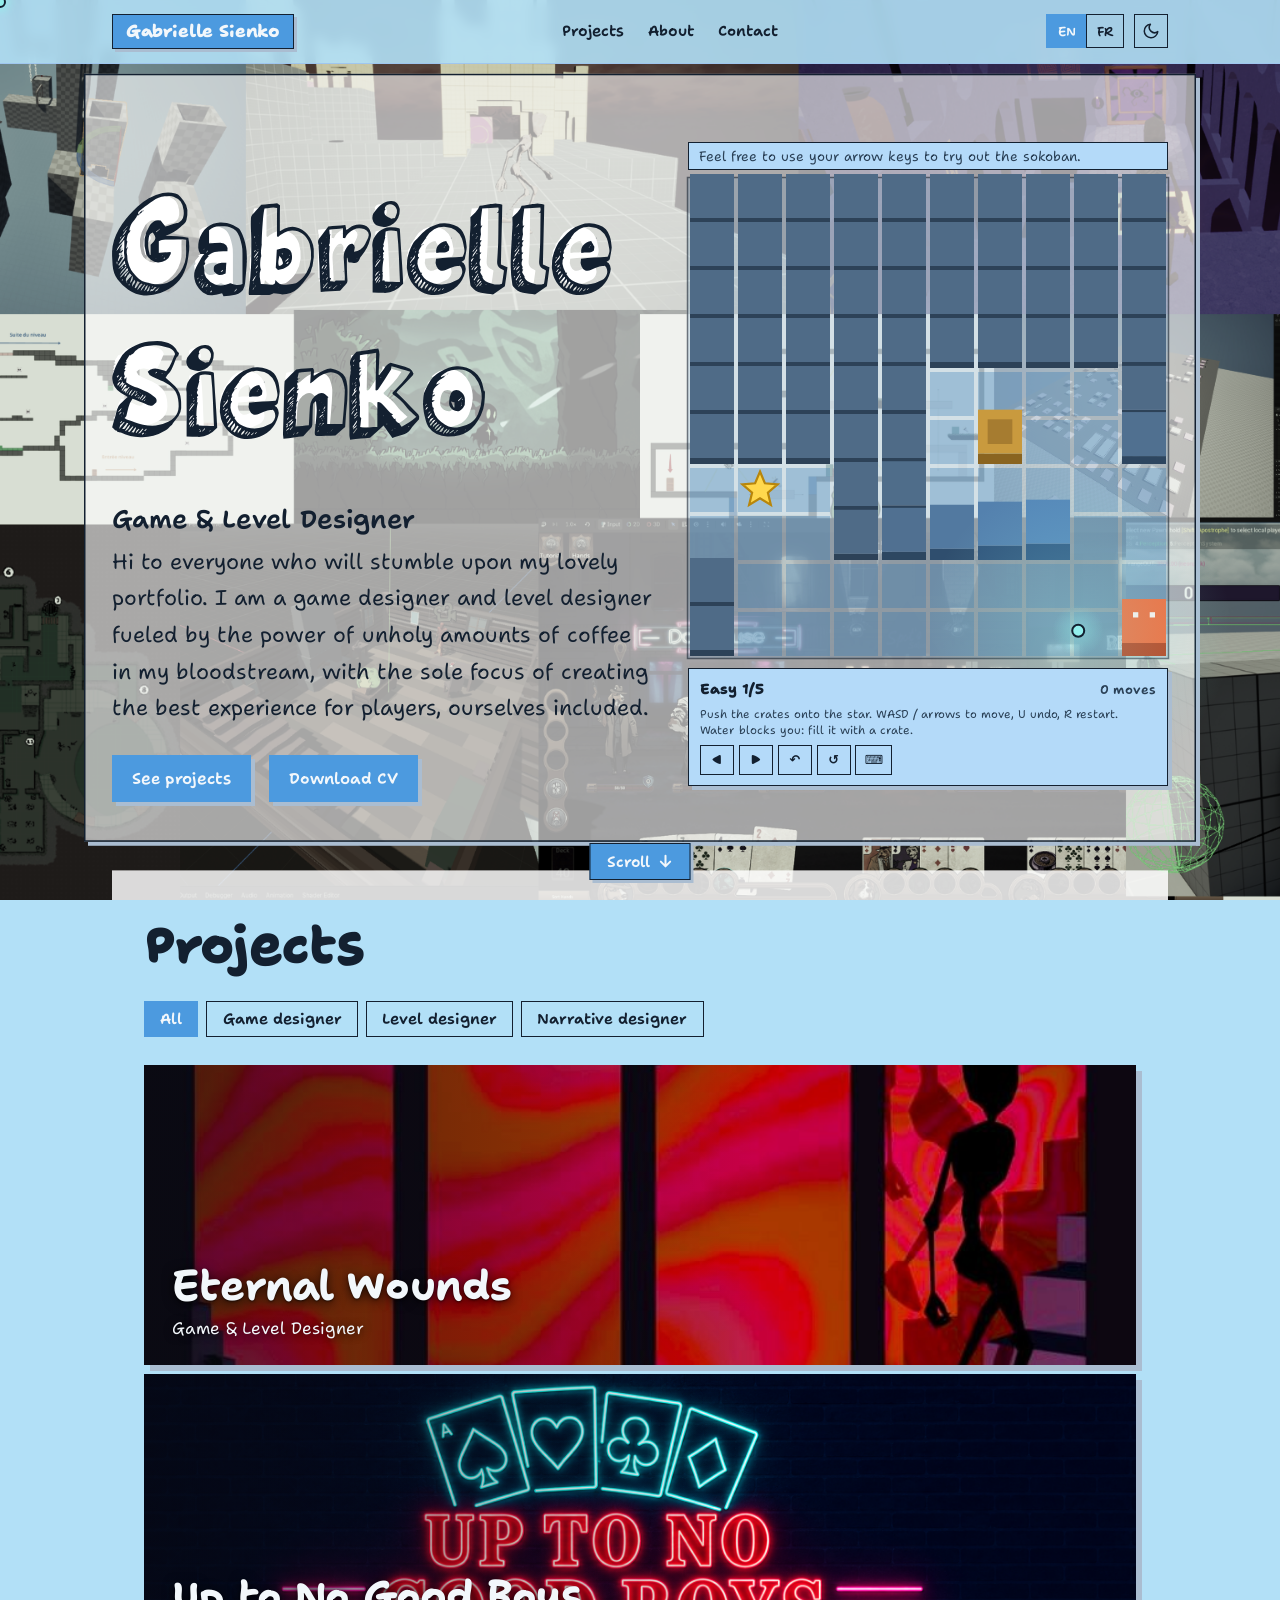
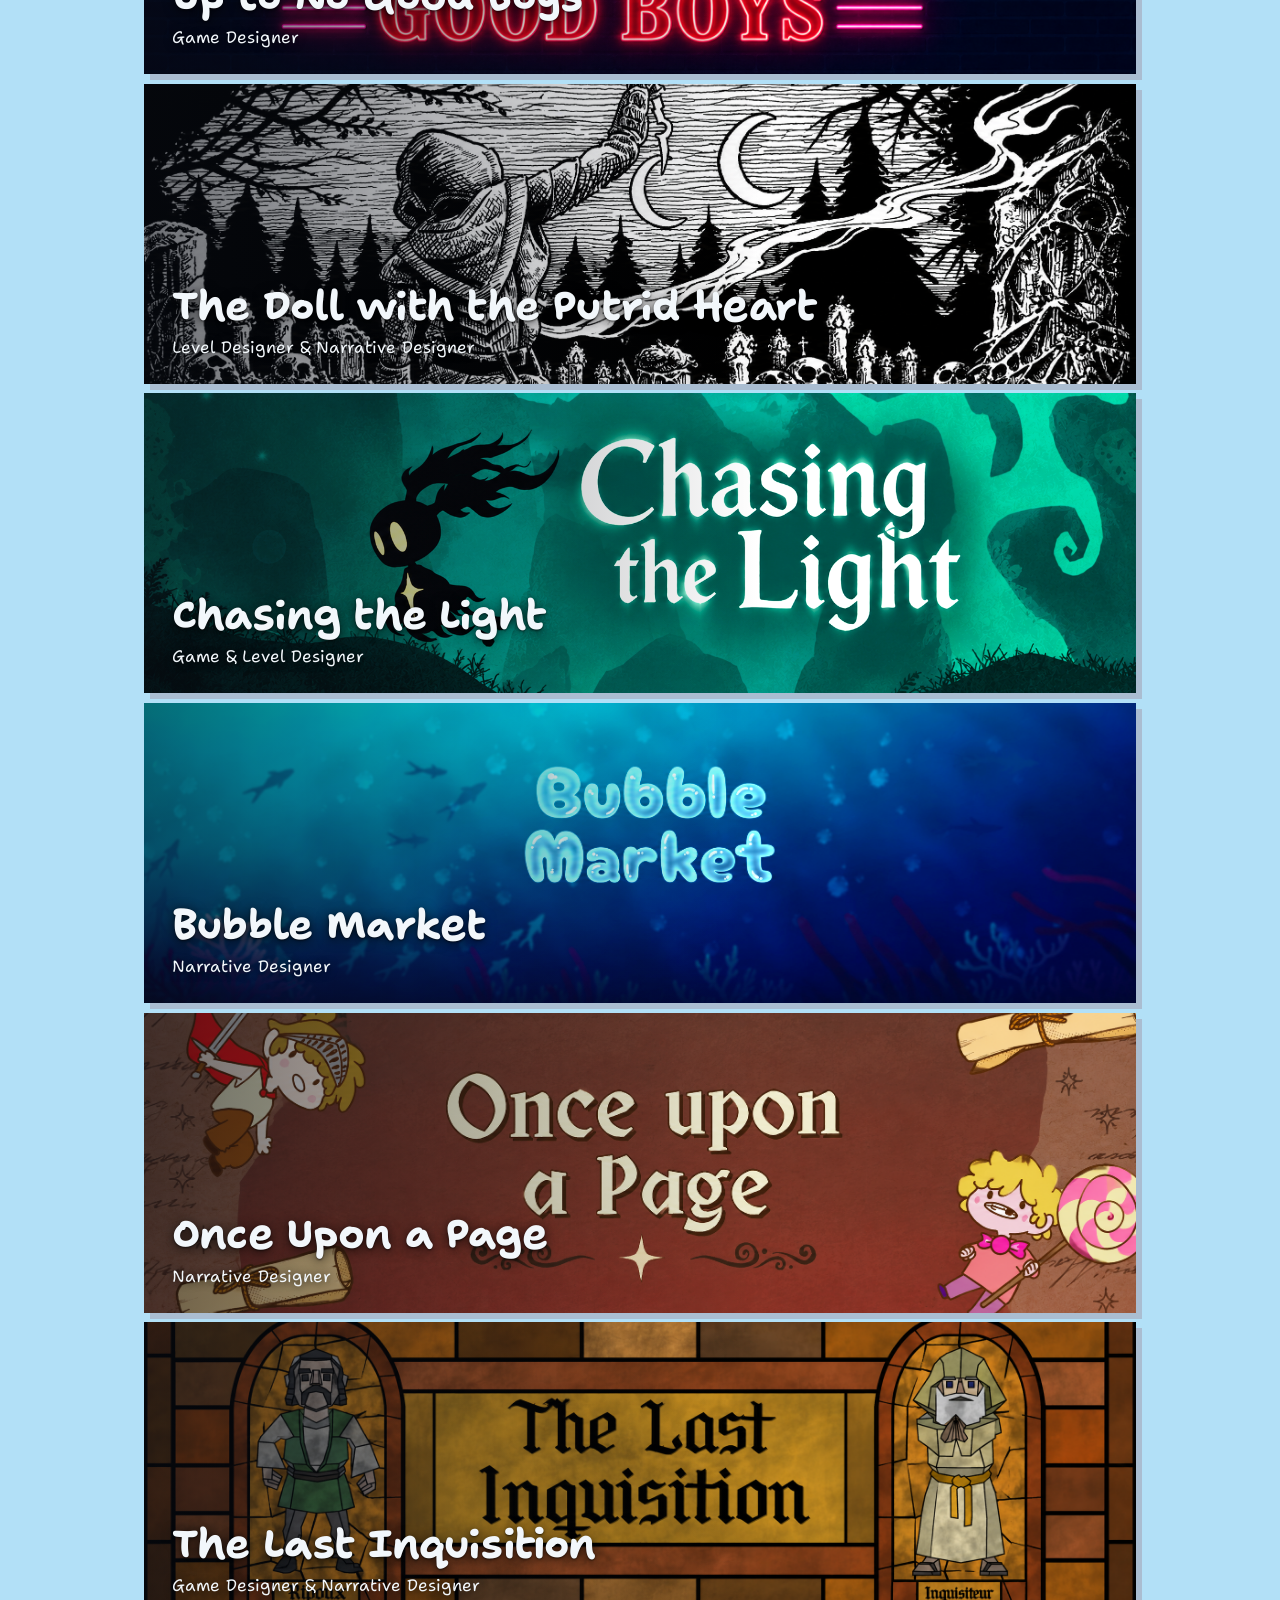
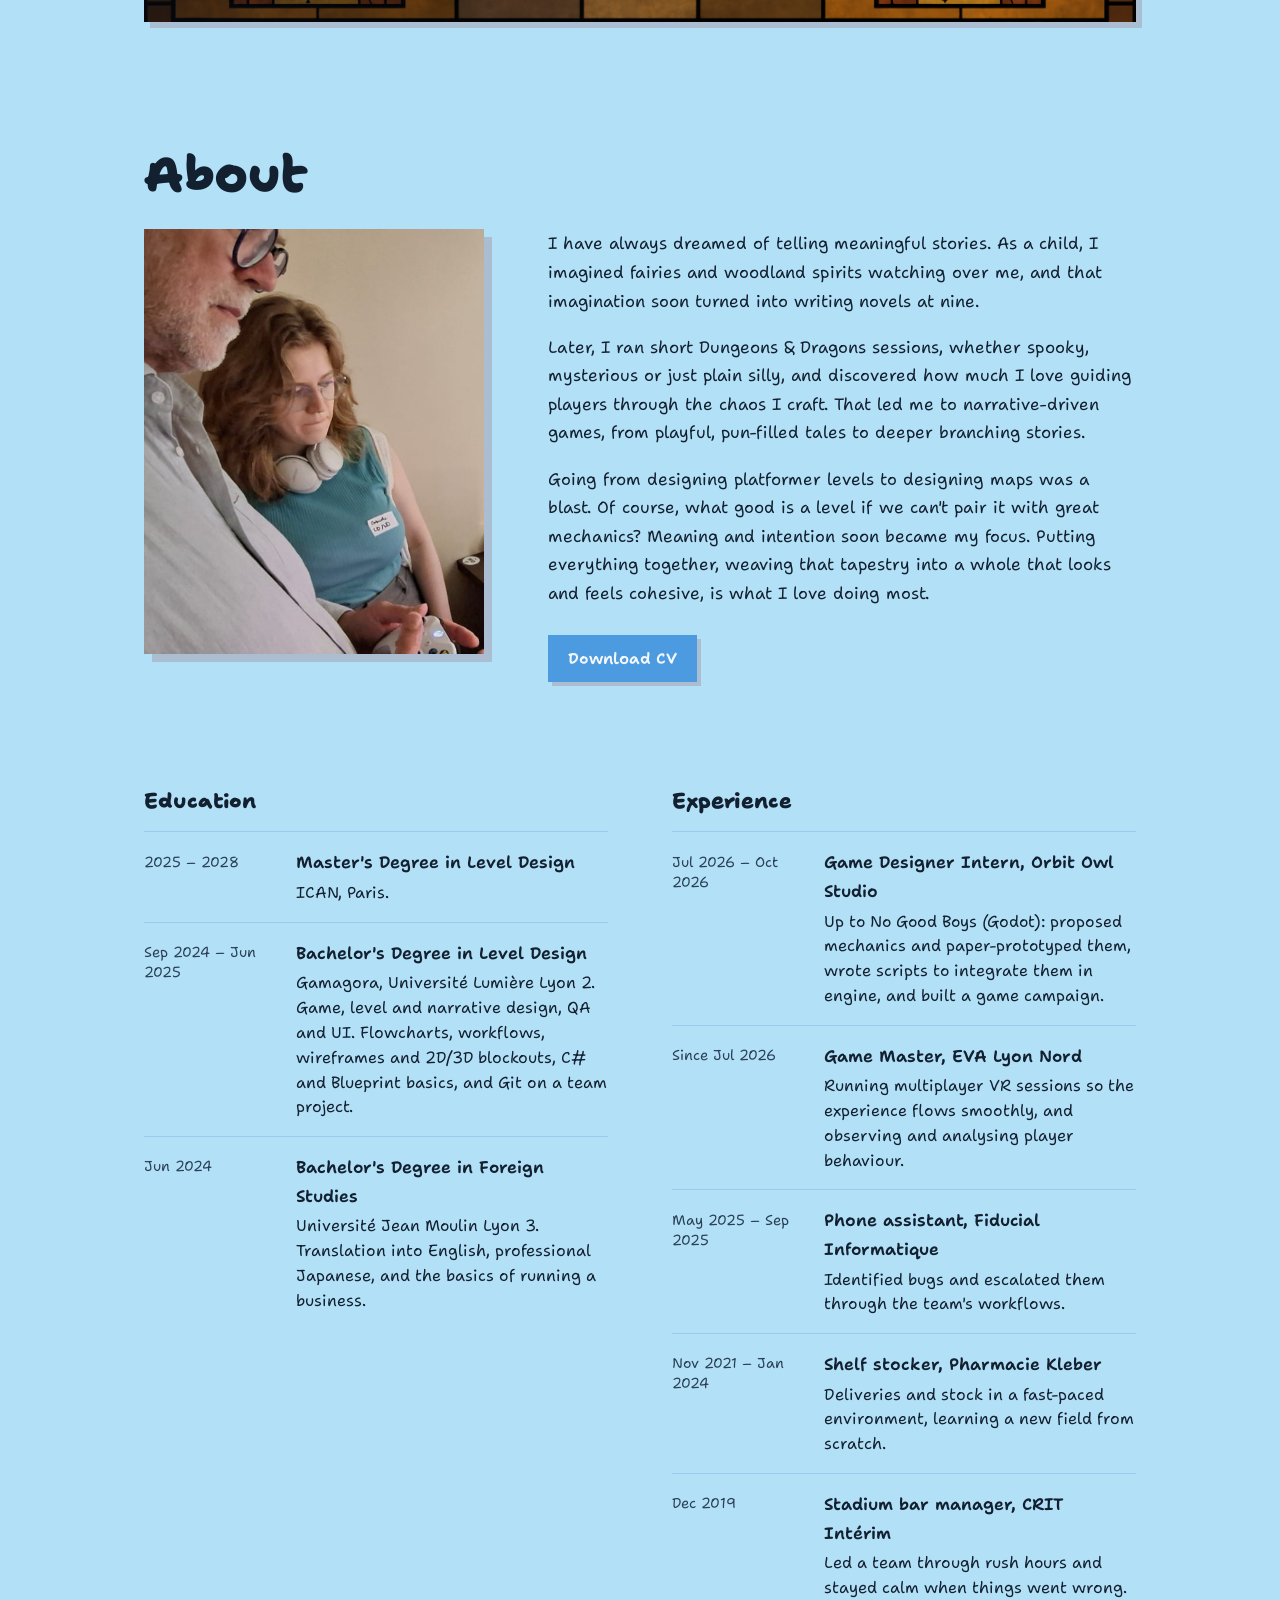
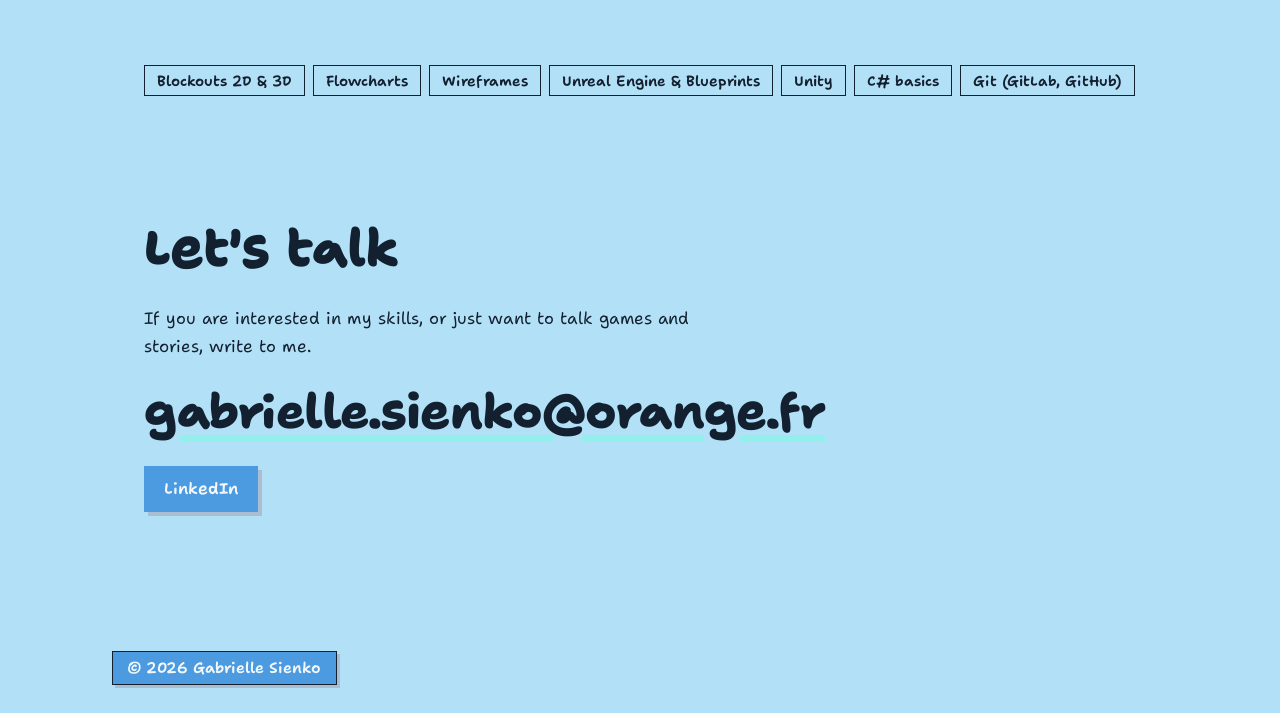
<file: index.html>
<!DOCTYPE html>
<html lang="en" data-theme="light">
<head>
<meta charset="utf-8">
<meta name="viewport" content="width=device-width, initial-scale=1">
<!-- Applique le thème avant l'affichage pour éviter un flash blanc en mode sombre -->
<script>
(function(){var t;try{t=localStorage.getItem('theme')}catch(e){}
if(t!=='light'&&t!=='dark'){t=matchMedia('(prefers-color-scheme: dark)').matches?'dark':'light'}
document.documentElement.setAttribute('data-theme',t)})();
</script>
<title>Gabrielle Sienko · Game & Level Designer</title>
<!-- version: portfolio v4 (chemins d'images libres) -->
<meta name="description" content="Portfolio of Gabrielle Sienko, narrative and level designer. Immersive worlds and stories built around the player experience.">
<meta name="theme-color" content="#E4EDF6">
<link rel="preconnect" href="https://fonts.googleapis.com">
<link rel="preconnect" href="https://fonts.gstatic.com" crossorigin>
<link href="https://fonts.googleapis.com/css2?family=Shantell+Sans:BNCE,INFM,wght@-100..100,0..100,300..800&display=swap" rel="stylesheet">

<style>
/* =========================================================
   Design tokens : bleu clair + orange doux en complémentaire.
   Deux thèmes. Le sombre est un bleu-ardoise (jamais noir pur)
   avec un texte bleuté doux (jamais blanc pur), pour ne pas
   éblouir la nuit tout en restant très lisible.
   Idée du site : un blockout de level design.
   Tout ce qui est "important" se soulève (extrusion), comme un bloc.
   Les couleurs des segments du blockout sont calculées dans le script (voir PAL et HUES).
   ========================================================= */
:root,
:root[data-theme="light"]{
  color-scheme:light;
  --paper:#b2e0f7;      /* fond : bleu très pâle */
  --panel:#b4daf9;
  --ink:#132030;        /* texte */
  --mute:#2a4056;       /* texte secondaire */
  --line:#9fc6ef;
  --side:#AABDD1;       /* face latérale des blocs / ombres extrudées */
  --accent:#2672af;     /* liens, rôle */
  --warm:#93efec;       /* complémentaire : la lumière du feu follet, survols */
  --btn-bg:#4c9adf;
  --btn-fg:#F2F7FB;
  --grid:rgba(19,32,48,.09);
  --chk1:#C7D5E3; --chk2:#D8E3EE;
  --glow-a:.28;
  --on-warm:#132030;    /* texte posé sur --warm (survol des boutons) */
  --display:"Shantell Sans","Comic Sans MS",system-ui,-apple-system,"Segoe UI",sans-serif;
  --body:"Shantell Sans","Comic Sans MS",system-ui,-apple-system,"Segoe UI",sans-serif;
}
:root[data-theme="dark"]{
  color-scheme:dark;
  --paper:#0F1720;
  --panel:#6d4094;
  --ink:#DBE7F2;
  --mute:#79aedf;
  --line:#243447;
  --side:#2c69b0;
  --accent:#8CC8FF;
  --warm:#af87d2;
  --btn-bg:#8CC8FF;
  --btn-fg:#0B1620;
  --grid:rgba(41, 111, 177, 0.06);
  --chk1:#18242F; --chk2:#1F2D3B;
  --glow-a:.16;
  --on-warm:#0B1620;
}

*{box-sizing:border-box;margin:0}
[hidden]{display:none!important}
html{background:var(--paper)}
body{color:var(--ink);font:400 1.05rem/1.7 var(--body);-webkit-font-smoothing:antialiased}
/* Le blockout + le feu follet couvrent tout le site, derrière le contenu */
#blockout{position:fixed;inset:0;width:100%;height:100%;z-index:-1;pointer-events:none}
#wisp{position:fixed;inset:0;width:100%;height:100%;z-index:10000;pointer-events:none}   /* le feu follet reste au-dessus de tout (cartes, jeu, lightbox) */
h1,h2,h3,.ui{font-family:var(--display)}
a{color:inherit}
:focus-visible{outline:3px solid var(--accent);outline-offset:3px}
.container{max-width:1120px;margin-inline:auto;padding-inline:clamp(1rem,4vw,2rem)}

/* Titre extrudé : profondeur en em, donc valable à toutes les tailles */
/* ---------- Titre : The Magic Cookie (version remplie : lettres pleines + contour) ---------- */
@font-face{font-family:"Magic Cookie Color";font-display:swap;
  src:url("fonts/MagicCookieColor.woff") format("woff"),url("fonts/MagicCookieColor.ttf") format("truetype")}
@font-palette-values --mc-light{font-family:"Magic Cookie Color";base-palette:0}   /* remplissage blanc, contour encre */
@font-palette-values --mc-dark{font-family:"Magic Cookie Color";base-palette:1}    /* remplissage bleu, contour clair */
.name{font-family:"Magic Cookie Color",var(--display);font-weight:400;font-synthesis:none;font-palette:--mc-light}
:root[data-theme="dark"] .name{font-palette:--mc-dark}
.name.extrude{text-shadow:none}   /* la police a déjà son ombre 3D */
/* Variante sans Magic Cookie : remplacer la ligne .name ci-dessus par
   .name{font-family:var(--display);font-weight:800}  et supprimer la ligne .name.extrude (l'ombre extrudée revient). */

.extrude{text-shadow:none}   /* la police a déjà son ombre 3D */

.extrude{
  text-shadow:
    .012em .012em 0 var(--side),.024em .024em 0 var(--side),.036em .036em 0 var(--side),
    .048em .048em 0 var(--side),.060em .060em 0 var(--side),.072em .072em 0 var(--side);
}

/* ---------- Barre de navigation ---------- */
.bar{position:sticky;top:0;z-index:10;background:color-mix(in srgb,var(--paper) 90%,transparent);
  backdrop-filter:blur(6px);border-bottom:1px solid var(--line)}
.bar .container{display:flex;justify-content:space-between;align-items:center;gap:1rem;padding-block:.85rem}
.brand{font:800 1.1rem var(--display);letter-spacing:-.01em;text-decoration:none}
.bar nav{display:flex;flex-wrap:wrap;gap:.3rem 1.5rem}
.bar nav a{font:600 .95rem var(--display);text-decoration:none;padding-block:.2rem;border-bottom:2px solid transparent}
.bar nav a:hover{border-color:var(--warm)}
@media (max-width:640px){
  .bar .container{flex-wrap:wrap;row-gap:.5rem}
  .tools{margin-left:auto}
  .bar nav{order:3;width:100%;gap:.3rem 1.1rem}
}

/* Outils : langue EN | FR + thème */
.tools{display:flex;align-items:center;gap:.6rem}
.lang{display:flex}
.lang button{height:34px;font:600 .8rem var(--display);padding:0 .65rem;border:1.5px solid var(--ink);background:transparent;color:var(--ink);cursor:pointer}
.lang button + button{margin-left:-1.5px}
.lang button[aria-pressed="true"]{background:var(--btn-bg);border-color:var(--btn-bg);color:var(--btn-fg)}
.theme{width:34px;height:34px;display:grid;place-items:center;border:1.5px solid var(--ink);background:transparent;color:var(--ink);cursor:pointer}
.theme:hover{border-color:var(--warm);color:var(--warm)}
.theme .i-sun{display:none}
:root[data-theme="dark"] .theme .i-sun{display:block}
:root[data-theme="dark"] .theme .i-moon{display:none}

/* ---------- Boutons : ils se soulèvent au survol ---------- */
.btn{display:inline-block;font:600 1rem var(--display);padding:.8rem 1.25rem;background:var(--btn-bg);color:var(--btn-fg);
  text-decoration:none;box-shadow:4px 4px 0 var(--side);transition:transform .15s,box-shadow .15s}
.btn:hover{transform:translate(-2px,-2px);box-shadow:6px 6px 0 var(--warm)}
.btn:active{transform:translate(2px,2px);box-shadow:1px 1px 0 var(--side)}
.btn.ghost{background:transparent;color:var(--ink);border:2px solid var(--ink);padding:calc(.8rem - 2px) calc(1.25rem - 2px)}
.btn-row{display:flex;flex-wrap:wrap;gap:1.1rem}

/* ---------- Hero ---------- */
.hero{position:relative;min-height:min(88svh,820px);display:flex;align-items:flex-end}
.hero-inner{position:relative;width:100%;padding-block:calc(clamp(1.5rem,4vh,3rem) + var(--hw-h,0px) + var(--lvl-pad,0px)) clamp(2rem,6vh,4rem)}
.name{font-size:clamp(3.5rem,12vw,9.5rem);line-height:.95;letter-spacing:.01em}
.name span{display:block}
.hero-inner.container{padding-inline:clamp(1.75rem,4vw,2rem)}   /* air entre le cadre et le contenu (le cadre est dessiné à 28 px autour du texte) */
.role{font:600 clamp(1.2rem,2.4vw,1.6rem) var(--display);margin-top:1.75rem;max-width:var(--txt-max,none)}
.blurb{font-size:1.35rem;max-width:min(75ch,var(--txt-max,75ch));margin:.5rem 0 1.75rem}
.hint{position:absolute;right:clamp(1rem,4vw,2rem);top:1rem;padding:.25rem .6rem;background:var(--panel);border:1.5px solid var(--ink);font:400 .85rem var(--display);color:var(--mute)}
@media (hover:none){.hint{display:none}}
/* Grand écran : le hint (au-dessus) et le HUD des règles (en dessous) sont alignés sur le niveau, dans le cadre */
.hint.in-hero{right:auto;transform:translateY(-100%);background:var(--panel)}
@media (max-width:899px){.hint{left:calc(12px + 1rem);right:calc(12px + 1rem);top:1.25rem}}   /* petit écran : le hint reste dans le cadre, le niveau est placé en dessous et le texte sous le niveau */
.game.in-hero{position:absolute;right:auto;bottom:auto}
.game.in-hero .game-help{display:block}

/* ---------- Sokoban en fond : petit panneau de jeu ---------- */
.game{position:fixed;right:clamp(.6rem,2vw,1.2rem);bottom:clamp(.6rem,2vw,1.2rem);z-index:9;display:flex;flex-direction:column;gap:.45rem;
  padding:.6rem .7rem;background:var(--panel);border:1.5px solid var(--ink);box-shadow:4px 4px 0 var(--side);
  font:600 .8rem var(--display);color:var(--ink);width:min(270px,calc(100vw - 1.2rem))}
.game-top{display:flex;align-items:baseline;justify-content:space-between;gap:1rem}
.game-name{font-weight:800;font-size:.9rem}
.game-count{color:var(--mute)}
.game-msg{color:var(--accent)}.game-msg:empty{display:none}
.game-help{color:var(--mute);font-weight:400;font-size:.72rem;display:none}
.game:hover .game-help,.game:focus-within .game-help{display:block}
.game-row{display:flex;flex-wrap:wrap;gap:.3rem}
.game button{min-width:34px;height:30px;padding:0 .5rem;font:600 .8rem var(--display);border:1.5px solid var(--ink);background:transparent;color:var(--ink);cursor:pointer}
.game button:hover{border-color:var(--warm);color:var(--warm)}
.game button[aria-pressed="false"]{opacity:.5}
.pad{display:none;grid-template-columns:repeat(3,36px);grid-auto-rows:36px;gap:.25rem;justify-content:center}
.pad button{height:36px}
.pad .u{grid-column:2}.pad .l{grid-column:1;grid-row:2}.pad .d{grid-column:2;grid-row:2}.pad .r{grid-column:3;grid-row:2}
@media (hover:none){.pad{display:grid}.game:hover .game-help,.game:focus-within .game-help{display:none}}

/* ---------- Sections ---------- */
section{scroll-margin-top:4.5rem}
.section{padding-block:clamp(.5rem,1.2vw,.9rem)}
/* Segment : un bloc de page qui reçoit son propre blockout coloré (data-seg + data-hue) */
.seg{padding:clamp(1.5rem,4vw,3rem) clamp(1rem,3vw,2rem)}
.seg + .seg{margin-top:.6rem}
h2{font-weight:800;font-size:clamp(2rem,5vw,3.25rem);line-height:1.05;letter-spacing:-.02em;margin-bottom:1.75rem}
h3.sub{font:800 1.3rem var(--display);margin-bottom:1rem}
.section-intro{max-width:60ch;color:var(--mute);margin:-.75rem 0 0}

/* ---------- Médias + placeholder "texture manquante" ---------- */
.media{position:relative;overflow:hidden;background:var(--panel)}
.media img{display:block;width:100%;height:100%;object-fit:cover}
.media.missing{display:grid;place-items:center;padding:1rem;
  background:conic-gradient(var(--chk1) 25%,var(--chk2) 0 50%,var(--chk1) 0 75%,var(--chk2) 0) 0 0/32px 32px}
.missing-label{font:600 .75rem var(--display);background:var(--btn-bg);color:var(--btn-fg);padding:.3rem .55rem;max-width:100%;overflow-wrap:anywhere;text-align:center}
.thumb{aspect-ratio:16/10;box-shadow:5px 5px 0 var(--side);transition:transform .2s,box-shadow .2s}
.cover{aspect-ratio:21/9;box-shadow:8px 8px 0 var(--side)}

/* ---------- Liste de projets ---------- */
.filters{display:flex;flex-wrap:wrap;gap:.5rem}
.filters button{font:600 .95rem var(--display);padding:.4rem .95rem;border:1.5px solid var(--ink);background:transparent;color:var(--ink);cursor:pointer}
.filters button[aria-pressed="true"]{background:var(--btn-bg);border-color:var(--btn-bg);color:var(--btn-fg)}
.projects{list-style:none;padding:0;display:grid;gap:.6rem;margin-top:1.75rem}
.empty{padding:1.5rem 0;color:var(--mute)}
.row{display:grid;grid-template-columns:1fr minmax(180px,300px);gap:1.5rem;align-items:center;padding:1.4rem clamp(1rem,3vw,1.75rem);text-decoration:none;color:inherit}
.row h3{font-weight:700;font-size:clamp(1.6rem,3.6vw,2.6rem);line-height:1.05;letter-spacing:-.02em}
.row p{color:var(--mute);margin-top:.35rem}
.row:hover .thumb,.row:focus-visible .thumb{transform:translate(-3px,-3px);box-shadow:8px 8px 0 var(--warm)}
@media (max-width:640px){.row{grid-template-columns:1fr}}
/* Carte projet : l'image cover remplace les cubes et la miniature */
.row.cover-bg{grid-template-columns:1fr;align-items:end;min-height:clamp(200px,28vw,300px);color:#F2F7FB;
  background:linear-gradient(to right,rgba(8,12,20,.58),rgba(8,12,20,0) 62%),var(--cover) center 62%/cover no-repeat,#1B2735;
  box-shadow:6px 6px 0 var(--side);transition:transform .2s,box-shadow .2s}
.row.cover-bg p{color:#F2F7FB;text-shadow:0 1px 8px rgba(0,0,0,.75)}
.row.cover-bg h3{text-shadow:0 2px 12px rgba(0,0,0,.75),0 1px 2px rgba(0,0,0,.6)}
.row.cover-bg:hover,.row.cover-bg:focus-visible{transform:translate(-3px,-3px);box-shadow:9px 9px 0 var(--warm)}
@media (prefers-reduced-motion:reduce){.row.cover-bg{transition:none}}

/* ---------- Documentation (dans la page projet) ---------- */
/* Page projet : les panneaux de fond se touchent et forment un seul fond cohésif */
.proj .seg + .seg,.proj .proj-docs .seg + .seg{margin-top:0}
.proj .proj-head.banner{box-shadow:none}
.proj-docs{margin-top:0}
.pdoc{display:grid;grid-template-columns:minmax(0,1fr) minmax(0,1.25fr);gap:clamp(1.5rem,4vw,3.5rem);align-items:center;border-top:1px solid var(--line)}
.pdoc-text{min-width:0}
.pdoc-eyebrow{font:700 .85rem var(--display);letter-spacing:.08em;text-transform:uppercase;color:var(--accent);margin-bottom:.5rem}
.pdoc-text h3{font-weight:700;font-size:clamp(1.3rem,2.6vw,1.8rem);line-height:1.15;letter-spacing:-.01em}
.pdoc-type{font:600 .9rem var(--display);color:var(--mute);margin:.4rem 0 .8rem}
.pdoc-text p + p{margin-top:1rem}
.pdoc-text p{max-width:56ch}
.pdoc-text .btn-row{margin-top:1.25rem}
.pdoc-visual{min-width:0}
/* Une seule image visible à la fois (pas de glissement) : on passe de l'une à l'autre avec les flèches */
.pdoc-stage .media{aspect-ratio:16/10;box-shadow:6px 6px 0 var(--side);background:var(--panel)}
.pdoc-stage .media img{object-fit:contain}
.pdoc-stage .media.video{aspect-ratio:16/10;background:#000}
.pdoc-stage .media.miro{background:#fff}
.pdoc-stage .media.pdf{aspect-ratio:auto;height:clamp(420px,72vh,720px);background:#fff}
.pdoc-stage .media.pdf object{display:block;width:100%;height:100%;border:0}
.pdf-fallback{display:grid;place-content:center;justify-items:center;gap:1rem;height:100%;padding:1.5rem;text-align:center;color:#1a1a1a}
.pdoc-stage .media.miro iframe{display:block;width:100%;height:100%;border:0}
.pdoc-stage a.pdoc-link{display:block;color:inherit}
.pdoc-stage a.pdoc-link:hover .media,.pdoc-stage a.pdoc-link:focus-visible .media{box-shadow:9px 9px 0 var(--warm)}
.pdoc-bar{display:flex;justify-content:space-between;align-items:center;gap:1rem;margin-top:1.1rem}
.pdoc-cap{display:inline-flex;flex-wrap:wrap;align-items:baseline;gap:.2rem .8rem;min-width:0;border:1.5px solid var(--ink);background:var(--paper);padding:.4rem .8rem;font:600 .95rem var(--display)}
.pdoc-cap a{color:var(--accent);font-weight:600}
.pdoc-nav{display:flex;align-items:center;gap:.8rem;flex:none}
.pdoc-nav .count{font:600 .95rem var(--display);color:var(--mute)}
.pdoc-video{grid-column:1/-1;order:3;min-width:0}
.pdoc-video .media{box-shadow:6px 6px 0 var(--side)}
.pdoc-video .pdoc-cap{margin-top:1.1rem}
@media (max-width:820px){.pdoc{grid-template-columns:1fr}.pdoc-visual{order:2}}

/* ---------- About ---------- */
.about-top{display:grid;grid-template-columns:minmax(220px,340px) 1fr;gap:clamp(2rem,5vw,4rem);align-items:start}
.portrait{aspect-ratio:4/5;box-shadow:8px 8px 0 var(--side)}
.prose p{max-width:62ch}
.prose p + p{margin-top:1.1rem}
.prose .btn-row{margin-top:1.75rem}
.two-col{display:grid;grid-template-columns:1fr 1fr;gap:clamp(2rem,5vw,4rem)}
.tl{list-style:none;padding:0}
.tl li{display:grid;grid-template-columns:8.5rem 1fr;gap:1rem;padding-block:1rem;border-top:1px solid var(--line)}
.tl .when{font:400 .9rem var(--display);color:var(--mute);padding-top:.2rem}
.tl strong{font:600 1.05rem var(--display)}
.tl p{font-size:1rem;line-height:1.55;margin-top:.25rem}
.skills{list-style:none;padding:0;display:flex;flex-wrap:wrap;gap:.5rem;margin-top:clamp(2rem,5vw,3rem)}
.skills li{font:600 .9rem var(--display);border:1.5px solid var(--ink);padding:.3rem .75rem}
@media (max-width:820px){.about-top,.two-col{grid-template-columns:1fr}#portrait-slot{max-width:340px}}
@media (max-width:480px){.tl li{grid-template-columns:1fr;gap:.1rem}}

/* ---------- Contact ---------- */
.mail{display:inline-block;font:800 clamp(1.5rem,5vw,3rem)/1.1 var(--display);letter-spacing:-.02em;text-decoration:underline;
  text-decoration-color:var(--warm);text-decoration-thickness:.12em;text-underline-offset:.15em;overflow-wrap:anywhere;margin-bottom:1.75rem}
.mail:hover{text-decoration-color:var(--accent)}
.contact-copy{max-width:52ch;margin-bottom:1.5rem}

footer{margin-top:clamp(1.5rem,4vw,3rem);padding-block:1.75rem;color:var(--mute);font:400 .9rem var(--display)}

/* ---------- Page projet ---------- */
.proj{padding-block:1rem clamp(3rem,8vw,5rem)}
.back{display:inline-block;font:600 .95rem var(--display);text-decoration:none;margin-bottom:1.75rem;border-bottom:2px solid transparent}
.back:hover{border-color:var(--warm)}
.proj h1{font-weight:800;font-size:clamp(2.6rem,8vw,6rem);line-height:.95;letter-spacing:-.03em}
.proj-role{font:600 clamp(1.15rem,2.4vw,1.5rem) var(--display);color:var(--accent);margin:.9rem 0 2rem}
.proj-head{padding-bottom:clamp(1rem,2vw,1.5rem)}
.proj-head .proj-role{margin-bottom:0}
.proj-head.banner{position:relative;display:flex;flex-direction:column;justify-content:flex-end;
  min-height:clamp(260px,38vw,420px);color:#F2F7FB;
  background:linear-gradient(to top,rgba(8,12,20,.82),rgba(8,12,20,.15) 65%),var(--banner) center 62%/cover no-repeat;
  box-shadow:8px 8px 0 var(--side)}
.proj-head.banner .back{align-self:flex-start;border-bottom-color:transparent}
.proj-head.banner h1{text-shadow:0 2px 14px rgba(0,0,0,.55)}
.proj-head.banner .proj-role{color:#DBE7F2}
.video-poster{position:relative;display:block;width:100%;height:100%;color:#fff;text-decoration:none}
.video-poster img{width:100%;height:100%;object-fit:cover;display:block}
.video-poster span{position:absolute;inset:auto auto 1rem 1rem;font:600 .95rem var(--display);background:var(--btn-bg);color:var(--btn-fg);padding:.5rem .8rem;box-shadow:3px 3px 0 var(--side)}
/* Mise en page organique : médias à gauche, texte à droite */
.proj-split{display:grid;grid-template-columns:minmax(0,1.15fr) minmax(0,1fr);gap:clamp(1.5rem,4vw,3.5rem);align-items:start}
.proj-media{position:sticky;top:5rem;min-width:0}
.proj-text{min-width:0}
.proj-text p{max-width:62ch}
.proj-text p + p{margin-top:1.1rem}
.proj-text h3.sub:not(:first-child){margin-top:2rem}
.facts{display:flex;flex-wrap:wrap;gap:.2rem 2rem;margin-top:1.25rem}
.facts dt{font-size:.85rem;color:var(--mute)}
.facts dd{margin:0 0 .5rem;font-size:1.05rem}
.did{padding-left:1.2rem;margin-top:.9rem}
.did li{margin-top:.4rem;padding-left:.2rem}
.did li::marker{color:var(--accent)}
.proj-text .btn-row{margin-top:1.9rem}
.video{aspect-ratio:16/9;box-shadow:6px 6px 0 var(--side);background:#000}
.video iframe,.video video{display:block;width:100%;height:100%;border:0;object-fit:contain;background:#000}
@media (max-width:820px){.proj-split{grid-template-columns:1fr}.proj-media{position:static}}

/* Galerie (scroll-snap, compteur 1 / N) */
.track{display:flex;overflow-x:auto;scroll-snap-type:x mandatory;scrollbar-width:thin}
.slide{flex:0 0 100%;scroll-snap-align:start;padding:0 12px 10px 0}
.slide .media{aspect-ratio:16/9;box-shadow:6px 6px 0 var(--side)}
.gallery-bar{display:flex;justify-content:space-between;align-items:center;margin-top:1rem}
.count{font:600 .95rem var(--display);color:var(--mute)}
.arrows{display:flex;gap:.6rem}
.arrows button{width:44px;height:44px;font:600 1.15rem var(--display);background:var(--btn-bg);color:var(--btn-fg);border:0;cursor:pointer;box-shadow:3px 3px 0 var(--side);transition:transform .15s,box-shadow .15s}
.arrows button:hover{transform:translate(-1px,-1px);box-shadow:5px 5px 0 var(--warm)}
.arrows button:active{transform:translate(2px,2px);box-shadow:1px 1px 0 var(--side)}

/* Visionneuse (lightbox) : clic sur une capture ou une image de doc */
.slide .media:not(.video) img,.pdoc-stage .media:not(.video):not(.miro) img{cursor:zoom-in}
.lightbox{position:fixed;inset:0;z-index:9999;display:flex;align-items:center;justify-content:center;padding:clamp(.75rem,3vw,2rem);background:rgba(8,14,22,.9);animation:lb-in .18s ease-out}
.lightbox[hidden]{display:none}
@keyframes lb-in{from{opacity:0}to{opacity:1}}
.lb-fig{margin:0;display:flex;flex-direction:column;align-items:center;gap:.8rem;min-width:0;min-height:0;max-width:100%}
.lb-scroll{display:flex;max-width:92vw;max-height:calc(100svh - 7rem);overflow:auto}
.lb-scroll img{display:block;margin:auto;flex:none;max-width:92vw;max-height:calc(100svh - 7rem);object-fit:contain;cursor:zoom-in;background:var(--panel);box-shadow:8px 8px 0 var(--warm)}
.lightbox.zoomed .lb-scroll img{max-width:none;max-height:none;cursor:zoom-out}
.lb-bar{display:flex;flex-wrap:wrap;justify-content:center;align-items:baseline;gap:.2rem 1rem;max-width:92vw;color:#F2F7FB;font:600 .95rem var(--display);text-align:center}
.lb-bar a{color:#BFE0FF}
.lb-count{opacity:.7}
.lb-btn{position:absolute;width:48px;height:48px;display:grid;place-items:center;font:600 1.3rem var(--display);background:var(--btn-bg);color:var(--btn-fg);border:0;cursor:pointer;box-shadow:3px 3px 0 var(--side)}
.lb-btn:hover{box-shadow:5px 5px 0 var(--warm)}
.lb-btn[hidden]{display:none}
.lb-close{top:1rem;right:1rem}
.lb-prev,.lb-next{top:50%;margin-top:-24px}
.lb-prev{left:1rem}
.lb-next{right:1rem}
@media (max-width:640px){
  .lb-scroll,.lb-scroll img{max-height:calc(100svh - 10rem)}
  .lb-prev,.lb-next{top:auto;bottom:1rem;margin-top:0}
}
@media (prefers-reduced-motion:reduce){.lightbox{animation:none}}

.pager{display:flex;justify-content:space-between;gap:1rem;border-top:1px solid var(--line);margin-top:clamp(3rem,7vw,4.5rem);padding-top:1.5rem}
.pager a{display:block;text-decoration:none;font:700 1.4rem var(--display);letter-spacing:-.01em}
.pager a span{display:block;font:400 .85rem var(--display);color:var(--mute);letter-spacing:0}
.pager a.next{text-align:right}
.pager a:hover{color:var(--accent)}

@media (prefers-reduced-motion:reduce){
  .btn,.thumb,.arrows button{transition:none}
}


/* ---------- Survol cohérent : boutons, liens-boutons et logo se remplissent de la couleur chaude ---------- */
.sig{display:inline-block;padding:.35rem .9rem;background:var(--btn-bg);color:var(--btn-fg);border:1.5px solid var(--ink);box-shadow:3px 3px 0 var(--side);font:600 .95rem var(--display)}
.btn.ghost{background:var(--btn-bg);color:var(--btn-fg);border:0;padding:.8rem 1.25rem}   /* même couleur que tous les boutons */
.brand{display:inline-block;padding:.3rem .8rem;background:var(--btn-bg);color:var(--btn-fg);border:1.5px solid var(--ink);box-shadow:3px 3px 0 var(--side)}
.btn:hover,.btn:focus-visible,
.btn.ghost:hover,.btn.ghost:focus-visible,
.filters button:not([aria-pressed="true"]):hover,
.lang button:not([aria-pressed="true"]):hover,
.theme:hover,.game button:hover,
.brand:hover,.brand:focus-visible{background:var(--warm);color:var(--on-warm);border-color:var(--ink)}
.btn:hover,.btn:focus-visible{box-shadow:6px 6px 0 var(--btn-bg)}
.brand:hover,.brand:focus-visible{transform:translate(-2px,-2px);box-shadow:5px 5px 0 var(--btn-bg)}
@media (prefers-reduced-motion:no-preference){
  .btn,.filters button,.lang button,.theme,.game button,.brand{transition:background-color .15s,color .15s,border-color .15s,transform .15s,box-shadow .15s}
}

/* ---------- Invitation à scroller (fixée en bas de la fenêtre, disparaît dès qu'on scrolle) ---------- */
.scroll-cue{position:fixed;left:50%;bottom:1.25rem;translate:-50% 0;z-index:9;display:inline-flex;align-items:center;gap:.5rem;
  padding:.45rem 1rem;font:600 .95rem var(--display);text-decoration:none;background:var(--btn-bg);color:var(--btn-fg);
  border:1.5px solid var(--ink);box-shadow:3px 3px 0 var(--side);transition:opacity .3s,transform .2s,box-shadow .2s}
.scroll-cue:hover,.scroll-cue:focus-visible{transform:translate(-2px,-2px);box-shadow:5px 5px 0 var(--warm)}
.scroll-cue svg{animation:cue-bounce 1.4s ease-in-out infinite}
.scroll-cue.gone{opacity:0;pointer-events:none}
@keyframes cue-bounce{0%,100%{transform:translateY(-2px)}50%{transform:translateY(4px)}}
@media (max-width:899px){.scroll-cue{left:1rem;translate:none;bottom:1rem}}
@media (prefers-reduced-motion:reduce){.scroll-cue svg{animation:none}}

/* ---------- Barre de scroll perso ---------- */
html{scrollbar-gutter:auto}
::-webkit-scrollbar{width:14px;height:14px}
::-webkit-scrollbar-track{background:var(--paper);border-left:1.5px solid var(--line)}
::-webkit-scrollbar-thumb{background:var(--warm);border:2px solid var(--ink);box-shadow:inset -3px -3px 0 var(--side)}
::-webkit-scrollbar-thumb:hover{background:var(--btn-bg)}
::-webkit-scrollbar-corner{background:var(--paper)}
@supports (-moz-appearance:none){html{scrollbar-width:thin;scrollbar-color:var(--warm) var(--paper)}}
/* Barre de progression tout en haut : se remplit en descendant, avec un petit feu follet au bout */
.scroll-progress{position:fixed;top:0;left:0;right:0;height:4px;z-index:11;pointer-events:none}
.scroll-progress b{position:absolute;inset:0;background:var(--warm);transform-origin:0 50%;transform:scaleX(var(--p,0));
  box-shadow:0 1px 0 var(--ink)}
.scroll-progress i{position:absolute;top:-4px;left:calc(var(--p,0) * 100%);width:12px;height:12px;margin-left:-6px;border-radius:50%;
  background:var(--warm);border:2px solid var(--ink);box-shadow:0 0 10px 2px var(--warm)}

/* Les projets apparaissent en glissant quand on scrolle (sinon ils sont simplement visibles) */
@supports (animation-timeline:view()){
  @media (prefers-reduced-motion:no-preference){
    .projects > li{animation:proj-rise linear both;animation-timeline:view();animation-range:entry 0% entry 40%}
    @keyframes proj-rise{from{opacity:0;transform:translateY(48px)}to{opacity:1;transform:none}}
  }
}

/* ---------- Typo dessinée main : INFM = degré de "dessiné", BNCE = rebond des lettres (0 = aucun) ---------- */
*{font-variation-settings:"BNCE" 0,"INFM" 35 !important}
.btn,.filters button,.bar nav a,.lang button,.skills li,.proj-role,.role,.pager a,.mail{font-variation-settings:"BNCE" 0,"INFM" 70 !important}
h1,h2,h3,.brand{font-variation-settings:"BNCE" 0,"INFM" 100 !important}
</style>
</head>
<body>
<canvas id="blockout" aria-hidden="true"></canvas>
<canvas id="wisp" aria-hidden="true"></canvas>
<div class="scroll-progress" id="scroll-progress" aria-hidden="true"><b></b><i></i></div>

<header class="bar">
  <div class="container">
    <a class="brand" href="#/">Gabrielle Sienko</a>
    <nav data-i18n-aria="navLabel" aria-label="Main">
      <a href="#/projects" data-i18n="navProjects">Projects</a>
      <a href="#/about" data-i18n="navAbout">About</a>
      <a href="#/contact" data-i18n="navContact">Contact</a>
    </nav>
    <div class="tools">
      <div class="lang" role="group" aria-label="Language / Langue">
        <button type="button" data-lang="en" aria-pressed="true" lang="en">EN</button>
        <button type="button" data-lang="fr" aria-pressed="false" lang="fr">FR</button>
      </div>
      <button type="button" class="theme" id="theme-btn" aria-label="Switch to dark theme">
        <svg class="i-moon" viewBox="0 0 24 24" width="18" height="18" fill="none" stroke="currentColor" stroke-width="2" stroke-linecap="round" stroke-linejoin="round" aria-hidden="true"><path d="M21 12.8A9 9 0 1 1 11.2 3a7 7 0 0 0 9.8 9.8z"/></svg>
        <svg class="i-sun" viewBox="0 0 24 24" width="18" height="18" fill="none" stroke="currentColor" stroke-width="2" stroke-linecap="round" stroke-linejoin="round" aria-hidden="true"><circle cx="12" cy="12" r="4"/><path d="M12 2v2M12 20v2M4.9 4.9l1.4 1.4M17.7 17.7l1.4 1.4M2 12h2M20 12h2M4.9 19.1l1.4-1.4M17.7 6.3l1.4-1.4"/></svg>
      </button>
    </div>
  </div>
</header>

<!-- ===================== ACCUEIL ===================== -->
<main id="home">
  <section class="hero" id="top" aria-labelledby="hero-title" data-seg data-hue="0">
    <div class="hero-inner container">
      <h1 id="hero-title" class="name extrude"><span>Gabrielle</span><span>Sienko</span></h1>
      <p class="role">Game &amp; Level Designer</p>
      <p class="blurb" data-i18n="blurb">Hi to everyone who will stumble upon my lovely portfolio. I'm a level designer, and game designer fueled by the power of unholy amounts of coffee in my bloodstream, and a set goal to create unique experiences for our, and us, players.</p>
      <div class="btn-row">
        <a class="btn" href="#/projects" data-i18n="seeProjects">See projects</a>
        <a class="btn ghost" data-cv href="CV/SIENKO_Gabrielle_CV_Game_Designer_Junior.pdf" data-i18n="downloadCv">Download CV</a>
      </div>
    </div>
    <p class="hint" data-i18n="hint">Move your cursor to light up the blockout.</p>
    <a class="scroll-cue" id="scroll-cue" href="#/projects"><span data-i18n="scrollCue">Scroll</span><svg viewBox="0 0 24 24" width="16" height="16" fill="none" stroke="currentColor" stroke-width="3" stroke-linecap="round" stroke-linejoin="round" aria-hidden="true"><path d="M12 4v15M5 13l7 7 7-7"/></svg></a>
    <aside class="game" id="game">
      <div class="game-top"><span class="game-name" id="g-name"></span><span class="game-count" id="g-count"></span></div>
      <div class="game-msg" id="g-msg" role="status" aria-live="polite"></div>
      <div class="game-help" id="g-help"></div>
      <div class="game-row">
        <button type="button" id="g-prev">&#9664;</button>
        <button type="button" id="g-next">&#9654;</button>
        <button type="button" id="g-undo">&#8630;</button>
        <button type="button" id="g-reset">&#8634;</button>
        <button type="button" id="g-toggle" aria-pressed="true">&#9000;</button>
      </div>
      <div class="pad">
        <button type="button" class="u" data-d="-1,0" aria-label="Up">&#9650;</button>
        <button type="button" class="l" data-d="0,-1" aria-label="Left">&#9664;</button>
        <button type="button" class="d" data-d="1,0" aria-label="Down">&#9660;</button>
        <button type="button" class="r" data-d="0,1" aria-label="Right">&#9654;</button>
      </div>
    </aside>
  </section>

  <section class="section" id="projects" aria-labelledby="projects-title">
    <div class="container">
      <div class="seg" data-seg data-hue="-6">
      <h2 id="projects-title" data-i18n="projectsTitle">Projects</h2>
      <div class="filters" role="group" data-i18n-aria="filterLabel" aria-label="Filter projects">
        <button type="button" data-filter="all" aria-pressed="true" data-i18n="fAll">All</button>
        <button type="button" data-filter="game" aria-pressed="false" data-i18n="fGame">Game designer</button>
        <button type="button" data-filter="level" aria-pressed="false" data-i18n="fLevel">Level designer</button>
        <button type="button" data-filter="narrative" aria-pressed="false" data-i18n="fNarrative">Narrative designer</button>
      </div>
      <ul class="projects" id="project-list"></ul>
      <noscript><p>This portfolio needs JavaScript to list projects. / Ce portfolio nécessite JavaScript pour lister les projets. gabrielle.sienko@orange.fr</p></noscript>
      </div>
    </div>
  </section>


  <section class="section" id="about" aria-labelledby="about-title">
    <div class="container">
      <div class="seg" data-seg data-hue="6">
      <h2 id="about-title" data-i18n="aboutTitle">About</h2>
      <div class="about-top">
        <div id="portrait-slot"></div>
        <div class="prose">
          <p data-i18n="about1">I have always dreamed of telling meaningful stories. As a child, I imagined fairies and woodland spirits watching over me, and that imagination soon turned into writing novels at nine.</p>
          <p data-i18n="about2">Later, I ran short Dungeons &amp; Dragons sessions, whether spooky, mysterious or just plain silly, and discovered how much I love guiding players through the chaos I craft. That led me to narrative-driven games, from playful, pun-filled tales to deeper branching stories.</p>
          <p data-i18n="about3">Going from designing platformer levels to designing maps was a blast. Of course, what good is a level if we can't pair it with great mechanics? Meaning and intention soon became my focus. </p>
          <div class="btn-row"><a class="btn" data-cv href="CV/SIENKO_Gabrielle_CV_Game_Designer_Junior.pdf" data-i18n="downloadCv">Download CV</a></div>
        </div>
      </div>

      </div>

      <div class="seg" data-seg data-hue="-14">
      <div class="two-col">
        <div>
          <h3 class="sub" data-i18n="eduTitle">Education</h3>
          <ul class="tl">
            <li>
              <span class="when" data-i18n="eduMWhen">2025 – 2028</span>
              <div><strong data-i18n="eduMTitle">Master's Degree in Level Design</strong>
                <p data-i18n="eduMDesc">ICAN, Paris.</p></div>
            </li>
            <li>
              <span class="when" data-i18n="edu1When">Sep 2024 – Jun 2025</span>
              <div><strong data-i18n="edu1Title">Bachelor's Degree in Level Design</strong>
                <p data-i18n="edu1Desc">Gamagora, Université Lumière Lyon 2. Game, level and narrative design, QA and UI. Flowcharts, workflows, wireframes and 2D/3D blockouts, C# and Blueprint basics, and Git on a team project.</p></div>
            </li>
            <li>
              <span class="when" data-i18n="edu2When">Jun 2024</span>
              <div><strong data-i18n="edu2Title">Bachelor's Degree in Foreign Studies</strong>
                <p data-i18n="edu2Desc">Université Jean Moulin Lyon 3. Translation into English, professional Japanese, and the basics of running a business.</p></div>
            </li>
          </ul>
        </div>
        <div>
          <h3 class="sub" data-i18n="expTitle">Experience</h3>
          <ul class="tl">
            <li>
              <span class="when" data-i18n="expOwlWhen">Jul 2026 – Oct 2026</span>
              <div><strong data-i18n="expOwlTitle">Game Designer Intern, Orbit Owl Studio</strong>
                <p data-i18n="expOwlDesc">Up to No Good Boys (Godot): proposed mechanics and paper-prototyped them, wrote scripts to integrate them in engine, and built a game campaign.</p></div>
            </li>
            <li>
              <span class="when" data-i18n="expEvaWhen">Since Jul 2026</span>
              <div><strong data-i18n="expEvaTitle">Game Master, EVA Lyon Nord</strong>
                <p data-i18n="expEvaDesc">Running multiplayer VR sessions so the experience flows smoothly, and observing and analysing player behaviour.</p></div>
            </li>
            <li>
              <span class="when" data-i18n="expFidWhen">May 2025 – Sep 2025</span>
              <div><strong data-i18n="expFidTitle">Phone assistant, Fiducial Informatique</strong>
                <p data-i18n="expFidDesc">Identified bugs and escalated them through the team's workflows.</p></div>
            </li>
            <li>
              <span class="when" data-i18n="exp1When">Nov 2021 – Jan 2024</span>
              <div><strong data-i18n="exp1Title">Shelf stocker, Pharmacie Kleber</strong>
                <p data-i18n="exp1Desc">Deliveries and stock in a fast-paced environment, learning a new field from scratch.</p></div>
            </li>
            <li>
              <span class="when" data-i18n="exp2When">Dec 2019</span>
              <div><strong data-i18n="exp2Title">Stadium bar manager, CRIT Intérim</strong>
                <p data-i18n="exp2Desc">Led a team through rush hours and stayed calm when things went wrong.</p></div>
            </li>
          </ul>
        </div>
      </div>

      <ul class="skills" data-i18n-aria="skillsLabel" aria-label="Skills and tools">
        <li>Blockouts 2D &amp; 3D</li><li>Flowcharts</li><li>Wireframes</li><li>Unreal Engine &amp; Blueprints</li>
        <li>Unity</li><li data-i18n="skCsharp">C# basics</li><li>Git (GitLab, GitHub)</li>
      </ul>
      </div>
    </div>
  </section>

  <section class="section" id="contact" aria-labelledby="contact-title">
    <div class="container">
      <div class="seg" data-seg data-hue="22">
      <h2 id="contact-title" data-i18n="contactTitle">Let's talk</h2>
      <p class="contact-copy" data-i18n="contactCopy">If you are interested in my skills, or just want to talk games and stories, write to me.</p>
      <a class="mail" href="mailto:gabrielle.sienko@orange.fr">gabrielle.sienko@orange.fr</a>
      <div class="btn-row"><a class="btn ghost" href="https://www.linkedin.com/in/gabrielle-sienko-505ba117a/" target="_blank" rel="noopener">LinkedIn</a></div>
      </div>
    </div>
  </section>
</main>

<!-- ===================== PAGE PROJET (générée en JS) ===================== -->
<main id="project" hidden></main>

<footer>
  <div class="container"><span class="sig">© <span id="year"></span> Gabrielle Sienko</span></div>
</footer>

<script>
/* =========================================================
   CV : un fichier par langue.
   Si tu ajoutes un CV anglais, mets son chemin dans "en".
   ========================================================= */
const CV = {
  en: 'CV/SIENKO_Gabrielle_CV_Game_Designer_Junior.pdf',
  fr: 'CV/SIENKO_Gabrielle_CV_Game_Designer_Junior.pdf'
};

/* =========================================================
   TRADUCTIONS des textes fixes du site
   ========================================================= */
const T = {
  en: {
    navLabel:'Main', navProjects:'Projects', navAbout:'About', navContact:'Contact',
    blurb:'Hi to everyone who will stumble upon my lovely portfolio. I am a game designer and level designer fueled by the power of unholy amounts of coffee in my bloodstream, with the sole focus of creating the best experience for players, ourselves included.',
    seeProjects:'See projects', scrollCue:'Scroll', downloadCv:'Download CV',
    hint:'Feel free to use your arrow keys to try out the sokoban.',
    gLvl1:'Easy', gLvl2:'Medium', gLvl2b:'Medium 2', gLvl3:'Hard', gLvl3b:'Hard 2', gMoves:'moves', gWin:'Solved!', gPrev:'Previous level', gNext:'Next level', gUndo:'Undo (U)', gReset:'Restart (R)', gToggle:'Game keys on/off', gHelp:'Push the crates onto the star. WASD / arrows to move, U undo, R restart. Water blocks you: fill it with a crate.',
    projectsTitle:'Projects', filterLabel:'Filter projects',
    fAll:'All', fGame:'Game designer', fLevel:'Level designer', fNarrative:'Narrative designer',
    empty:'No project in this category yet.',
    docL:'Documentation', openDoc:'Open document', openMiro:'Open the Miro board', miroTitle:'{title} Miro board', openPdf:'Open the PDF', pdfTitle:'{title} (PDF)',
    docAlt:'{title}',
    aboutTitle:'About',
    about1:'I have always dreamed of telling meaningful stories. As a child, I imagined fairies and woodland spirits watching over me, and that imagination soon turned into writing novels at nine.',
    about2:'Later, I ran short Dungeons & Dragons sessions, whether spooky, mysterious or just plain silly, and discovered how much I love guiding players through the chaos I craft. That led me to narrative-driven games, from playful, pun-filled tales to deeper branching stories.',
    about3:"Going from designing platformer levels to designing maps was a blast. Of course, what good is a level if we can't pair it with great mechanics? Meaning and intention soon became my focus. Putting everything together, weaving that tapestry into a whole that looks and feels cohesive, is what I love doing most.",
    portraitAlt:'Portrait of Gabrielle Sienko',
    eduTitle:'Education', expTitle:'Experience',
    eduMWhen:'2025 – 2028', eduMTitle:"Master's Degree in Level Design", eduMDesc:'ICAN, Paris.',
    expOwlWhen:'Jul 2026 – Oct 2026', expOwlTitle:'Game Designer Intern, Orbit Owl Studio',
    expOwlDesc:'Up to No Good Boys (Godot): proposed mechanics and paper-prototyped them, wrote scripts to integrate them in engine, and built a game campaign.',
    expEvaWhen:'Since Jul 2026', expEvaTitle:'Game Master, EVA Lyon Nord',
    expEvaDesc:'Running multiplayer VR sessions so the experience flows smoothly, and observing and analysing player behaviour.',
    expFidWhen:'May 2025 – Sep 2025', expFidTitle:'Phone assistant, Fiducial Informatique',
    expFidDesc:"Identified bugs and escalated them through the team's workflows.",
    edu1When:'Sep 2024 – Jun 2025', edu1Title:"Bachelor's Degree in Level Design",
    edu1Desc:'Gamagora, Université Lumière Lyon 2. Game, level and narrative design, QA and UI. Flowcharts, workflows, wireframes and 2D/3D blockouts, C# and Blueprint basics, and Git on a team project.',
    edu2When:'Jun 2024', edu2Title:"Bachelor's Degree in Foreign Studies",
    edu2Desc:'Université Jean Moulin Lyon 3. Translation into English, professional Japanese, and the basics of running a business.',
    exp1When:'Nov 2021 – Jan 2024', exp1Title:'Shelf stocker, Pharmacie Kleber',
    exp1Desc:'Deliveries and stock in a fast-paced environment, learning a new field from scratch.',
    exp2When:'Dec 2019', exp2Title:'Stadium bar manager, CRIT Intérim',
    exp2Desc:'Led a team through rush hours and stayed calm when things went wrong.',
    skillsLabel:'Skills and tools', skCsharp:'C# basics',
    contactTitle:"Let's talk",
    contactCopy:'If you are interested in my skills, or just want to talk games and stories, write to me.',
    metaDesc:'Portfolio of Gabrielle Sienko, game and level designer. Focused on one job: delivering the best experiences.',
    back:'← All projects', play:'Play on itch.io', doc:'Design documentation',
    standIn:'Game image', presL:'The game', roleL:'My role', trailerL:'{title} trailer',
    teamL:'Team', engineL:'Engine', periodL:'Period',
    prevImg:'Previous image', nextImg:'Next image', lbClose:'Close', lbOrig:'Open original', prevProj:'Previous project', nextProj:'Next project',
    otherProjects:'Other projects',
    galleryLabel:'{title} screenshots', coverAlt:'{title} cover', shotAlt:'{title} screenshot {n}',
    toDark:'Switch to dark theme', toLight:'Switch to light theme'
  },
  fr: {
    navLabel:'Principal', navProjects:'Projets', navAbout:'À propos', navContact:'Contact',
    blurb:"Bonjour à tous ceux qui tomberaient par mégarde (ou non) sur mon portfolio. Je suis une Game et Level Designer, avec un peu trop de cafés dans le sang et un seul objectif : créer les meilleures expériences pour les joueur.euse.s.",
    seeProjects:'Voir les projets', scrollCue:'Défiler', downloadCv:'Télécharger mon CV',
    hint:"N'hésitez pas à utiliser vos flèches pour vous essayer au sokoban.",
    gLvl1:'Facile', gLvl2:'Moyen', gLvl2b:'Moyen 2', gLvl3:'Difficile', gLvl3b:'Difficile 2', gMoves:'coups', gWin:'Résolu !', gPrev:'Niveau précédent', gNext:'Niveau suivant', gUndo:'Annuler (U)', gReset:'Recommencer (R)', gToggle:'Touches du jeu on/off', gHelp:"Poussez les caisses sur l'étoile. ZQSD / flèches pour bouger, U annuler, R recommencer. L'eau vous bloque : comblez-la avec une caisse.",
    projectsTitle:'Projets', filterLabel:'Filtrer les projets',
    fAll:'Tous', fGame:'Game designer', fLevel:'Level designer', fNarrative:'Narrative designer',
    empty:"Aucun projet dans cette catégorie pour l'instant.",
    docL:'Documentation', openDoc:'Ouvrir le document', openMiro:'Ouvrir le board Miro', miroTitle:'Board Miro : {title}', openPdf:'Ouvrir le PDF', pdfTitle:'{title} (PDF)',
    docAlt:'{title}',
    aboutTitle:'À propos',
    about1:"J'ai toujours rêvé de raconter des histoires qui comptent. Enfant, j'imaginais des fées et des esprits des bois veillant sur moi, et cette imagination s'est vite transformée en romans écrits dès l'âge de neuf ans.",
    about2:"Plus tard, j'ai animé de courtes parties de Donjons & Dragons, angoissantes, mystérieuses ou complètement absurdes, et j'ai découvert combien j'aime guider les joueurs à travers le chaos que je crée. Cela m'a menée vers les jeux à forte narration, des récits ludiques pleins de jeux de mots aux histoires à embranchements plus profondes.",
    about3:"De la conception de niveaux de jeux de plateforme à celle de cartes, ça, c'était vraiment génial. Bien sûr, à quoi sert un niveau si on ne peut pas l'associer à des mécanismes de jeu exceptionnels ? Le sens et l'intention sont rapidement devenus mes priorités. Assembler tous ces éléments, tisser cette trame pour obtenir un ensemble cohérent, tant au niveau visuel que de l'expérience, c'est ce que j'aime par-dessus tout.",
    portraitAlt:'Portrait de Gabrielle Sienko',
    eduTitle:'Formation', expTitle:'Expérience',
    eduMWhen:'2025 – 2028', eduMTitle:'Mastère en Level Design', eduMDesc:'ICAN, Paris.',
    expOwlWhen:'Juil. 2026 – oct. 2026', expOwlTitle:'Stagiaire Game Designer, Orbit Owl Studio',
    expOwlDesc:"Up to No Good Boys (Godot) : proposition de design de mécaniques et prototypage papier, scripts pour intégrer les mécaniques en moteur, et élaboration d'une campagne de jeu.",
    expEvaWhen:'Depuis juil. 2026', expEvaTitle:'Game Master, EVA Lyon Nord',
    expEvaDesc:"Gérer des parties multijoueurs en VR pour assurer la fluidité de l'expérience, et accompagner et analyser le comportement des joueurs.",
    expFidWhen:'Mai 2025 – sept. 2025', expFidTitle:'Assistante téléphonique, Fiducial Informatique',
    expFidDesc:"Identifier et remonter des bugs à travers des workflows.",
    edu1When:"Sept. 2024 – juin 2025", edu1Title:'Licence en Level Design',
    edu1Desc:"Gamagora, Université Lumière Lyon 2. Game, level et narrative design, QA et UI. Flowcharts, workflows, wireframes et blockouts 2D/3D, bases de C# et de Blueprints, et Git sur un projet d'équipe.",
    edu2When:'Juin 2024', edu2Title:'Licence LEA',
    edu2Desc:"Université Jean Moulin Lyon 3. Traduction vers l'anglais, japonais professionnel et bases de la gestion d'entreprise.",
    exp1When:'Nov. 2021 – janv. 2024', exp1Title:'Employée de mise en rayon, Pharmacie Kleber',
    exp1Desc:"Livraisons et gestion des stocks dans un environnement rythmé, en apprenant un nouveau domaine de zéro.",
    exp2When:'Déc. 2019', exp2Title:'Responsable de bar en stade, CRIT Intérim',
    exp2Desc:"J'ai dirigé une équipe pendant les coups de feu et gardé mon calme quand les choses tournaient mal.",
    skillsLabel:'Compétences et outils', skCsharp:'Bases de C#',
    contactTitle:'Parlons-en',
    contactCopy:"Si mes compétences vous intéressent, ou si vous voulez simplement parler de jeux et d'histoires, écrivez-moi.",
    metaDesc:"Portfolio de Gabrielle Sienko, narrative et level designer. Des mondes immersifs et des histoires construits autour de l'expérience du joueur.",
    back:'← Tous les projets', play:'Jouer sur itch.io', doc:'Documentation de design',
    standIn:'Image du jeu', presL:'Le jeu', roleL:'Mon rôle', trailerL:'Bande-annonce de {title}',
    teamL:'Équipe', engineL:'Moteur', periodL:'Période',
    prevImg:'Image précédente', nextImg:'Image suivante', lbClose:'Fermer', lbOrig:'Ouvrir l\'original', prevProj:'Projet précédent', nextProj:'Projet suivant',
    otherProjects:'Autres projets',
    galleryLabel:'Captures de {title}', coverAlt:'{title}, image de couverture', shotAlt:"{title}, capture d'écran {n}",
    toDark:'Passer au thème sombre', toLight:'Passer au thème clair'
  }
};

/* =========================================================
   TES PROJETS : c'est ici que tu modifies le contenu.

   AJOUTER DES IMAGES (2 façons) :

   A) Tu écris les chemins toi-même, où que soient tes fichiers (sous-dossiers, .png, .webp, noms avec espaces...) :
        cover  : 'images/mon-projet/Covers/cover.jpg'     -> bannière de la page projet + fond de la carte
        images : ['images/mon-projet/a.png', 'images/mon-projet/b.jpg']   -> galerie (dans cet ordre)
      Les chemins sont relatifs à index.html. Respecte les majuscules et l'extension exacte.

   B) Sans rien écrire : cover.jpg et shot-1.jpg, shot-2.jpg... directement dans images/<slug>/
      (+ shots:3 pour dire combien).

   Tant qu'une image est introuvable, un damier "texture manquante"
   affiche le chemin cherché : c'est ton moyen de vérifier le nom.

   kind    : 'level', 'narrative' et/ou 'game' (onglets de filtre).
             Un projet peut avoir plusieurs valeurs : kind:['level','game']
   shots   : (façon B uniquement) nombre d'images dans la galerie
   team / engine / period : '' pour masquer la ligne, ou une valeur
             différente par langue : {en:'6 people', fr:'6 personnes'}
   summary : {en:[paragraphes], fr:[paragraphes]}
   links   : {type:'play', href} (libellé traduit automatiquement)
             ou {label:{en:'...', fr:'...'}, href} pour un libellé perso
   L'ordre du tableau = l'ordre d'affichage sur le site.
   ========================================================= */
const PLACEHOLDER = {
  en:['Add a short summary here: what the game is, what you were responsible for, and the design problem you solved.'],
  fr:["Ajoutez ici un court résumé : ce qu'est le jeu, votre rôle, et le problème de design que vous avez résolu."]
};

/* Teinte de chaque projet (décalage autour du bleu 210°, plage bleu-turquoise à indigo).
   Ajoute  hue:15  dans un projet pour choisir la sienne, sinon on prend la suivante de cette liste. */
const HUES = [-25, 25, -10, 35, -30, 12, -18, 28];
const hueOf = p => p.hue ?? HUES[PROJECTS.indexOf(p) % HUES.length];

/* "Ce que j'ai fait" : liste à puces affichée sous "Mon rôle" sur la page du projet.
   À remplacer par tes vraies tâches, dans chaque projet : did:{en:['...'], fr:['...']} */
const DID_PLACEHOLDER = {
  en:['Add what you did on this project here.', 'One line per task or responsibility.'],
  fr:['Ajoutez ici ce que vous avez fait sur ce projet.', 'Une ligne par tâche ou responsabilité.']
};

const coverOf = p => p.cover || `images/${p.slug}/cover.jpg`;
const shotsOf = p => p.images || Array.from({length:p.shots ?? 3}, (_, i) => `images/${p.slug}/shot-${i + 1}.jpg`);

const PROJECTS = [
  {
    slug:'eternal-wounds', title:'Eternal Wounds', role:'Game & Level Designer', kind:['level','game'],
    team:{en:'Gamagora Students', fr:'Étudiants de Gamagora'}, engine:'Unreal Engine 5', period:'2024-2025',
    video:'fR3MTRjhaF4',   /* ID YouTube du trailer : affiché en premier à gauche */
    cover:'images/eternal-wounds/Covers/cover.jpg',
    images:[               /* galerie : s'affiche après le trailer, dans cet ordre */
      'images/eternal-wounds/Covers/shot-1.jpg',
      'images/eternal-wounds/InGame/shot-2.png',
      'images/eternal-wounds/InGame/shot-3.png',
      'images/eternal-wounds/InGame/shot-4.png'
    ],
    did:{
  en:['Mechanics Design: Designed and iterated on game mechanics','Level & Puzzle Design: Designed the puzzle flows of the levels', 'Prototyping & Level Art: Built the 3D blockouts and performed level dressing / set dressing','User Research & UX: Conducted playtest sessions, analyzed player feedback, and iterated on design','Narrative: Supervised and wrote dialogues in English'],
  fr:['Game & Level Design : Conception des mécaniques, du flow des puzzles et de la progression.', 'Prototypage & Level Art : Réalisation des blockouts 3D et habillage des niveaux (set dressing).','User Research & UX : Conduite des sessions de playtest, analyse des feedbacks et itérations.',"Narrative Design : Écriture et supervision de l'intégralité des dialogues en anglais."]
    }, 
    summary:{
      en:[
      "Eternal Wounds is a promise. The promise to fulfill your dream to dismember every body part you have. In a David Lynch-inspired world, the player will have to face their most difficult challenge yet: getting their torso out of the door. Mind-boggling puzzles, geysers becoming elevators, and rats! This student project's got everything you need."],
      fr:["Eternal Wounds est une promesse. La promesse de réaliser votre rêve : démembrer chaque partie de votre corps. Dans un monde inspiré de David Lynch, le joueur devra faire face à son défi le plus difficile : faire sortir son torse par la porte. Puzzles casse-tête, geysers devenant des ascenseurs, et des rats ! Ce projet étudiant a tout ce dont vous avez besoin."]
    },
    links:[{type:'play', href:'https://gamagora.itch.io/eternal-wounds'}]
  },
    {
    slug:'up-to-no-good-boys', title:'Up to No Good Boys', role:'Game Designer', kind:['game'],
    team:'Orbit Owl Studio', engine:'Godot', period:'07/2026-10/2026', shots:3,
      did:{
      en:['Game & System Design: Designed new gameplay systems (Rigged Cards mechanic, Battle Reward System), conducted market/gameplay research, and prototyped the narrative campaign.',"Audio & Sound Design: Reworked and integrated the entire game audio system.", 'Localization & Narrative Design: Wrote, localized, and polished game text and dialogues in both English and French.', 'QA, UX & User Research: Conducted playtests, gathered player feedback, tracked bugs, and resolved core design/technical issues.'],
      fr:["Game & System Design : Conception de nouveaux systèmes de gameplay (mécanique des cartes truquées, système de récompense de combat), recherche sur le marché et le gameplay, et prototypage de la campagne narrative.", "Audio & Sound Design : Refonte et intégration du système audio complet du jeu.", "Localization & Narrative Design : Rédaction, localisation et amélioration des textes et dialogues du jeu en anglais et en français.", "QA, UX & User Research : Conduite de playtests, collecte des retours des joueurs, suivi des bugs et résolution des problèmes de conception/techniques."]
    }, summary:{
      en:[
      "It's a dog's world out there, the cards are already dealt, and you just gotta play your part. Although, no one ever said you only had your hand to play. Up to No Good Boys is a roguelite deck battler, in which you play up to three gang members, all of them good doggies. Your goal? Becoming the top dog out there."],
      fr:["C'est un monde de chiens, les cartes sont déjà distribuées et vous n'avez plus qu'à jouer votre rôle. Cela dit, personne n'a jamais prétendu que vous deviez vous contenter de votre propre jeu. Up to No Good Boys est un deckbuilder roguelite dans lequel vous incarnez jusqu'à trois membres d'un gang... tous de sacrés bons toutous. Votre objectif ? Devenir le vrai chef de la meute."],
    },
    video:'images/up-to-no-good-boys/Video/video-1.mp4',   /* chemin d'un fichier vidéo local (.mp4/.webm) : affiché en premier à gauche */
    cover:'images/up-to-no-good-boys/Cover/cover.png',
    images:[               /* galerie : s'affiche après le trailer, dans cet ordre */
      'images/up-to-no-good-boys/Shots/shot-1.png',
      'images/up-to-no-good-boys/Shots/shot-2.png',
           ],
  },
  {
    slug:'the-doll-with-putrid-heart', title:'The Doll with the Putrid Heart', role:'Level Designer & Narrative Designer', kind:['level','narrative'],
    team:'Camille Menana & Gabrielle Sienko', engine:{en:'None', fr:'Aucun'}, period:'12/2025', shots:1, 
    did:{
    en:['Environmental Storytelling: Embedded an implicit narrative told purely through set dressing and room design (a father and daughter hiding in the sewers, their clash with smugglers, and the tragic possession that turned the girl into the final boss).','Level Layout & Pacing: Designed an underground sewer map with distinct room goals—balancing fights, lore secrets, puzzles, and breathing room before the boss.',"Multiple Routes: Built branching paths and alternative passages to reward exploration and fit different playstyles.","Light Mechanics: Designed encounters around torch usage, making darkness a core mechanic that bumps up game difficulty."],
    fr:["Narration environnementale : Intégration d'une histoire racontée uniquement par le décor et la disposition des salles (un père et sa fille réfugiés dans les égouts, le conflit avec les contrebandiers, la tragédie et la possession de l'enfant devenue le boss final que l'on doit affronter).","Design du niveau & Rythme : Création d'une carte d'égouts et de cryptes en pensant au rythme, avec un rôle précis pour chaque salle (combat, secret narratif, énigme ou montée en pression).", "Parcours multiples : Intégration de chemins alternatifs et d'accès secondaires pour offrir de vrais choix de déplacement et récompenser la curiosité.","Jeu sur la lumière : Level design pensé autour des torches et de la gestion du noir, et de l'eau en interaction directe avec ces deux éléments : l'absence de lumière augmente directement la difficulté.","Pièges & Salles cachées : Mise en place de passages réagissant au poids du groupe (ponts qui s'effondrent) et d'une salle secrète difficile à atteindre remplie de trésors avant le boss."]
    },  
    summary:{
      en:[
      "Once lived a little girl laughing with her dad, now only her cries can be heard. But those cries awoke something darker—something rising above the murky sewer waters, something undead. Only you and your companions can put an end to the evil lingering in the dark.", "This map was made for a Shadowdark one-shot in collaboration with Camille Menana as part of a student project. I had a lot of fun working on something a bit darker than what I’m used to, and I hope players will enjoy exploring it as much as I enjoyed designing it!"],
      fr:["Autrefois vivait une petite fille joyeuse riant aux côtés de son père. Aujourd'hui, seuls ses pleurs résonnent encore. Mais ses sanglots ont réveillé quelque chose, quelque chose se soulevant des eaux sombres des égouts, quelque chose de mort-vivant. Seul votre groupe d'aventuriers pourra mettre fin au mal qui se tapit dans l'obscurité.", "Cette carte a été réalisée pour un one-shot Shadowdark, en collaboration avec Camille Menana, dans le cadre d'un projet étudiant. Je me suis beaucoup amusée à travailler sur quelque chose de plus sombre que ce dont j'ai l'habitude, et j'espère que les joueurs auront autant de plaisir à l'explorer que j'en ai eu à la concevoir !"],
    }, 
    links:[],
    cover:'images/the-doll-with-putrid-heart/cover.png',
    images:[               /* galerie : s'affiche après le trailer, dans cet ordre */
      'images/the-doll-with-putrid-heart/shot-1.png'
      ],
  },
  {
    slug:'chasing-the-light', title:'Chasing the Light', role:'Game & Level Designer', kind:['game','level'],
    team:'Nina Siagan, Augustin Guyot, Evan Dubois', engine:'Unity', period:'10/2024', shots:3,
    did:{
    en:['Mechanics Design: Designed light and shadow mechanics where darkness hides pathways the player has to reveal using their light source','Level Design: Designed a 2D platformer using tilemaps'],
    fr:['Conception des mécaniques : Conception de mécaniques basées sur l’obscurité, où il faut révéler des chemins cachés grâce à notre lumière','Level Design : Conception d’un jeu de plateforme 2D utilisant des tilemaps']
    },  
    summary:{
      en:[
      "Chasing the Light is a small Gamagora Game Jam project with a team of 4 on board. The theme was 'If you don't see it, it doesn't exist.' We created a platformer where light was crucial: players could safely move in lit areas, but risked their lives in the dark. Some platforms would block the way when illuminated. Designing a path to teach the light mechanics while challenging the player's perspective was tough. It required guiding them step by step and knowing when to let go. This game was certainly my first step towards becoming a Level Designer."],
      fr:["Chasing the Light est un petit projet de Game Jam Gamagora avec une équipe de 4 personnes. Le thème était 'Si tu ne le vois pas, ça n'existe pas.' Nous avons créé un jeu de plateforme où la lumière était cruciale : les joueurs pouvaient se déplacer en toute sécurité dans les zones éclairées, mais risquaient leur vie dans l'obscurité. Certaines plateformes bloquaient le passage lorsqu'elles étaient illuminées. Concevoir un chemin pour enseigner les mécaniques de lumière tout en défiant la perspective du joueur a été difficile. Cela nécessitait de le guider étape par étape et de savoir quand lâcher prise. Ce jeu a certainement été ma première étape vers le métier de Level Designer."],
    },
    cover:'images/chasing-the-light/cover.png',
    images:[               /* galerie : s'affiche après le trailer, dans cet ordre */
      'images/chasing-the-light/shot-1.png',
      'images/chasing-the-light/shot-2.png',
      'images/chasing-the-light/shot-3.png'
    ],
    links:[{type:'play', href:'https://othentv.itch.io/a-run-from-the-dark'}]
  },
  {
    slug:'bubble-market', title:'Bubble Market', role:'Narrative Designer', kind:['narrative'],
    team:'Ame, OthenTV, Gugusea, enzo111001, DannyIsWhatToDo, L_unique_Moustique, PaintAuChocolat', engine:'Unity', period:'', shots:3, 
    did:{
    en:['Narrative Design: Created a cast of unique, diverse, and comical characters','Dialogue Writing: Wrote dialogues in English, had a lot of fun writing sea puns and creative wordplay'],
    fr:['Narrative Design : Création d’un casting de personnages uniques, divers et comiques','Écriture des dialogues : Rédaction des dialogues en anglais, avec beaucoup de jeux de mots et de blagues marines (mais jamais Le Pen)']
    }, 
    summary: {   
      en:[  
      "'My house was made by SandCastle Constructions. Did an amazing job too, up until it caved in.' Bubble Market is a game made by 7 people for the Global Game Jam 2025 with the theme 'Bubbles'. After some discussion, we went for a speculative bubble game in which you play a trader dealing in bubbles before it pops. With various very expressive, diverse and colorful characters, our goal was to make as many puns as we could. Sea, the game caused quite a splash, definitely worth the dive."],
      fr:["'Ma maison a été construite par SandCastle Constructions. Ils ont fait un travail incroyable, jusqu'à ce qu'elle s'effondre.' Bubble Market est un jeu réalisé par 7 personnes pour la Global Game Jam 2025 sur le thème 'Bubbles'. Après quelques discussions, nous avons opté pour un jeu spéculatif dans lequel vous incarnez un commerçant de bulles avant qu'elles n'éclatent. Avec des personnages très expressifs, divers et colorés, notre objectif était de faire autant de jeux de mots que possible. Le jeu a fait sensation, il vaut vraiment le détour."],
    },
    cover:'images/bubble-market/cover.png',
    images:[               /* galerie : s'affiche après le trailer, dans cet ordre */
      'images/bubble-market/shot-1.jpg',
      'images/bubble-market/shot-2.png',
      'images/bubble-market/shot-3.jpg'
    ],
    links:[{type:'play', href:'https://ameiswhattodo.itch.io/bubble-market'}]
  },
  {
    slug:'once-upon-a-page', title:'Once Upon a Page', role:'Narrative Designer', kind:['narrative'],
    team:{en:'Gamagora Students', fr:'Étudiants de Gamagora'}, engine:{en:'None (never ported in-engine)', fr:'Aucun (jamais porté en moteur)'}, period:'2024', shots:4, 
    did:{
    en:['Narrative Design: Designed unique characters whose choices and interactions directly drive the story forward.','Scenario Writing: Wrote the main story and level arcs, testing different ideas to keep the game fun and varied for 8–12 year olds.'],
    fr:['Narrative Design : Conception de personnages uniques dont les choix et interactions font avancer l’histoire.','Écriture du scénario : Rédaction de l’histoire principale et des arcs de niveaux, testant différentes idées pour garder le jeu amusant et varié pour les 8–12 ans.']
    }, 
    summary: {  
    en: [  
      "Once Upon a Page is a narrative adventure student project blending strategy and creative choice. Through the pages of an interactive storybook, a father narrates tales that his children actively shape. Embodying the kids' collective consciousness, players make crucial decisions that alter the plot in real time. Every page turned delivers a fresh dilemma, weaving a warm family journey driven by player agency."],
      fr:["Once Upon a Page est un projet de jeu d'aventure narrative mêlant stratégie et choix créatifs. À travers les pages d'un livre d'histoires interactif, un père raconte des contes que ses enfants façonnent activement. Incarner la conscience collective des enfants, c'est faire des choix cruciaux qui modifient l'intrigue en temps réel. Chaque page tournée apporte un nouveau dilemme, tissant un parcours familial chaleureux guidé par la liberté d'action du joueur."],
    },
       cover:'images/once-upon-a-page/cover.png',
    images:[               /* galerie : s'affiche après le trailer, dans cet ordre */
      'images/once-upon-a-page/shot-1.png',
      'images/once-upon-a-page/shot-2.png',
      'images/once-upon-a-page/shot-3.png',
      'images/once-upon-a-page/shot-4.png',
    ],
  },
  {
    slug:'the-last-inquisition', title:'The Last Inquisition', role:'Game Designer & Narrative Designer', kind:['narrative','game'],
    team:'Gecko & Gabrielle Sienko', engine:'Unity', period:'2024', shots:2, summary:PLACEHOLDER, links:[{type:'play', href:'https://the-last-inquisition.itch.io/the-last-inquisition'}],
    cover:'images/the-last-inquisition/cover.png',
       did:{
    en:['Narrative Design: Designed and gave a unique voice to characters — a noble, a merchant, a monk and the son of a noble; all stuck within one room (sounds like the beginning of a bad joke).','Game Design: Designed different states for the player: the type of player you are changes the way you can interact with the suspects and the clues.'],
    fr:['Narrative Design : Conception et création d’une voix unique pour les personnages — un noble, un marchand, un moine et le fils d’un noble ; tous coincés dans une seule pièce (ça ressemble au début d’une mauvaise blague).','Game Design : Conception de différents états pour le joueur : le type de joueur que vous êtes change la façon dont vous pouvez interagir avec les suspects et les indices.']
    }, 
    summary: {  
    en: [  
      "The Last Inquisition is the first game I ever made, and is Gecko's first game too. It's a narrative detective student project. Four suspects, only one is the killer of the Mysterious and Shady Barber. Go through clues, talk to the suspects to discover the truth underneath it all. But be careful, time is running out."],
      fr:["The Last Inquisition est le premier jeu que j'ai jamais créé, et c'est aussi le premier jeu de Gecko. C'est un projet étudiant de détective narratif. Quatre suspects, un seul est le meurtrier du mystérieux et louche barbier. Parcourez les indices, parlez aux suspects pour découvrir la vérité qui se cache derrière tout cela. Mais attention, le temps presse."],
    },
    images:[               /* galerie : s'affiche après le trailer, dans cet ordre */
      'images/the-last-inquisition/shot-1.png',
      'images/the-last-inquisition/shot-2.png',
    ],
  },

];

/* =========================================================
   TA DOCUMENTATION : s'affiche dans la page de chaque projet, sous la
   présentation : un gros bloc  titre + texte à gauche, et à droite un
   visuel où l'on passe d'une image à l'autre avec les flèches (sans glisser).
   Chaque image a son petit encadré de légende (ex. "Première itération").

   project : le slug du projet concerné (obligatoire)
   title   : titre du bloc, {en:'...', fr:'...'}
   type    : (facultatif) ex. {en:'Flowchart', fr:'Flowchart'}
   text    : texte, {en:[paragraphes], fr:[paragraphes]}
   href    : (facultatif) lien externe (Canva, Drive, PDF dans docs/...) :
             ajoute un bouton "Ouvrir le document"
   items   : la liste des images, dans l'ordre. Pour chacune :
       image   : chemin de l'image (cliquable : s'ouvre en grand)
       caption : (facultatif) l'encadré sous l'image, {en:'First iteration', fr:'Première itération'}
       miro    : (facultatif) lien d'un board Miro : il est intégré à la place
                 de l'image (interactif), avec un lien "Ouvrir le board Miro".
                 Colle le lien de partage (https://miro.com/app/board/XXXX=/),
                 board partagé en lecture pour toute personne ayant le lien.
       embed   : false pour ne PAS intégrer le board (juste le lien)
       video   : (facultatif) chemin d'une vidéo locale (.mp4/.webm), lue dans la page :
                 { video:'videos/mon-projet/niveau.mp4', poster:'images/.../vignette.jpg' (facultatif), caption:{...} }
       pdf     : (facultatif) chemin d'un .pdf : lu directement dans le bloc (scroll dans le PDF),
                 avec un lien "Ouvrir le PDF" dans l'encadré. Fonctionne comme une image dans le carrousel.
       video   : (facultatif) chemin d'un .mp4 (ou ID YouTube) : lu directement
                 dans le carrousel, à la place d'une image.
   Tu peux mélanger images, vidéos et boards Miro dans le même bloc.

   Vidéo juste EN DESSOUS du bloc (sous le texte et les images) :
       video        : chemin du fichier, ex. 'images/eternal-wounds/Documentation/niveau.mp4'
       videoCaption : (facultatif) légende dans un encadré, {en:'Level walkthrough', fr:'Parcours du niveau'}

   Plusieurs blocs pour un même projet : ajoute simplement une autre entrée.

   Modèle à copier-coller :
   { project:'styx',
     title:{en:'Branching narrative', fr:'Narration à embranchements'},
     type:{en:'Flowchart', fr:'Flowchart'},
     text:{en:['What this documentation shows.'], fr:['Ce que montre cette documentation.']},
     items:[
       { image:'images/styx/Documentation/v1.png', caption:{en:'First iteration', fr:'Première itération'} },
       { miro:'https://miro.com/app/board/XXXX=/', caption:{en:'Full board', fr:'Board complet'} }
     ] },
   ========================================================= */
const DOCS = [
  {
    project:'eternal-wounds',
    title:{en:'Game design documentation & Level Progression', fr:'Documentation de game design & progression des niveaux'},
    type:{en:'Gameplay Assets & Sequence Flow', fr:'Assets de gameplay & flow de séquence'},
    text:{
      en:["These documents are collaborative and allowed us to structure the gameplay and level progression with the goal of having a comprehensive view of the project."],
      fr:["Ces documents sont collaboratifs et nous ont permis de structurer le gameplay et la progression des niveaux dans le but d'avoir une vue d'ensemble du projet."]
    },
    items:[
      {image:'images/eternal-wounds/Documentation/GD/Asset-List.png', caption:{en:'Asset List for Gameplay Assets', fr:'Liste des assets de gameplay'}},
      {image:'images/eternal-wounds/Documentation/GD/Puzzle-Progression.png', caption:{en:'Puzzle Progression', fr:'Progression des puzzles'}},
    ]
  },
  {
    project:'eternal-wounds',
    title:{en:'Level design documentation', fr:'Documentation de level design'},
    type:{en:'Flowcharts, drafts and blockouts', fr:'Flowcharts, brouillons et blockouts'},
    text:{
      en:['From the puzzle flows to the first drafts and the 3D blockout, we kept iterating on ideas we had until we finalized the design.'],
      fr:["De la structuration des énigmes aux premiers croquis et au blockout 3D, nous avons continuellement fait évoluer nos idées jusqu'à finaliser le design."]
    },
    items:[
      {image:'images/eternal-wounds/Documentation/DesigningPuzzleFlows.png', caption:{en:'Designing the puzzle flows', fr:'Conception des flux de puzzles'}},
      {image:'images/eternal-wounds/Documentation/FirstDraft.png', caption:{en:'First iteration', fr:'Première itération'}},
      {image:'images/eternal-wounds/Documentation/FirstDraftin3D.png', caption:{en:'First iteration in 3D', fr:'Première itération en 3D'}},
      {image:'images/eternal-wounds/Documentation/OtherLevels.png', caption:{en:'Other levels not used', fr:'Les autres niveaux non utilisés'}}
    ],
  },
  {
    project:'chasing-the-light',
    title:{en:'Level design documentation', fr:'Documentation de level design'},
    type:{en:'Level maps', fr:'Plans de niveaux'},
    text:{
      en:['Maps of the three levels of Chasing the Light. I actually had to go to work on one of the two days of the game jam, and so I tried to be as precise as possible with the level design so that my team could continue without me. As short as my time was with the game, I wanted to make sure that the levels were playable and that the light mechanics were well explained.'],
      fr:['Plans des trois niveaux de Chasing the Light. J’ai dû aller travailler un des deux jours de la game jam, et j’ai donc essayé d’être le plus précis possible dans le level design pour que mon équipe puisse continuer sans moi. Aussi court que fut mon temps sur le jeu, je voulais m’assurer que les niveaux étaient jouables et que les mécaniques de lumière étaient bien expliquées.']
    },
    items:[
      {image:'images/chasing-the-light/FirstLevelMap.png', caption:{en:'Level 1', fr:'Niveau 1'}},
      {image:'images/chasing-the-light/SecondLeveMap.png', caption:{en:'Level 2', fr:'Niveau 2'}},
      {image:'images/chasing-the-light/ThirdLevelMap.png', caption:{en:'Level 3', fr:'Niveau 3'}}
    ]
  },
  {
    project:'once-upon-a-page',
    title:{en:'Narrative design documentation', fr:'Documentation de design narrative'},
    type:{en:'Scenario Flowcharts', fr:'Plans de scénario'},
    text:{
      en:['Flowchart summarizing the different choices and possibilities of the player in the scenario with the Veau-rien of Once Upon a Page.'],
      fr:['Flowchart résumant les différents choix et possibilités du joueur dans le scénario de Cow-Boys contre le Veau-rien de Once Upon a Page.']
    },

    items:[
      {image:'images/once-upon-a-page/scenario.png', caption:{en:'Overall Scenario of that Level & Story Flow', fr:'Scénario Global de ce Niveau & Flow du Niveau'}},
      {image:'images/once-upon-a-page/flowchart.png', caption:{en:'Flowchart describing the player\'s choices and outcomes', fr:'Diagramme de flux décrivant les choix et les résultats du joueur'}},
    ]
  },
    {
    project:'the-doll-with-putrid-heart',
    title:{en:'Level Design Documentation', fr:'Documentation de Level Design'},
    type:{en:'Level Walkthrough', fr:'Présentation du niveau'},
    text:{
      en:['Documentation detailing each room, with attention to rhythm, game feel, stakes and storytelling.'],
      fr:["Documentation détaillée de chaque salle, conçue en gardant particulièrement à l'esprit le rythme du niveau, le game feel, les enjeux et l'histoire qu'il raconte."]
    },

    items:[
      {pdf:'images/the-doll-with-putrid-heart/Documents/dm-doc.pdf', caption:{en:'To be read by DMs only (and to be played of course)!', fr:'À lire seulement si vous comptez faire plaisir à des joueurs qui aiment le RP'}},
      {pdf:'images/the-doll-with-putrid-heart/Documents/LDD.pdf', caption:{en:'Level Design Document detailing our intention in design', fr:'Document de Level Design détaillant nos intentions communes'}},
    ]
  }
];

/* =========================================================
   Code du site (pas besoin d'y toucher)
   ========================================================= */
const $ = (s, el = document) => el.querySelector(s);
const reduced = matchMedia('(prefers-reduced-motion: reduce)');
const esc = s => String(s).replace(/[&<>"']/g, c => ({'&':'&amp;','<':'&lt;','>':'&gt;','"':'&quot;',"'":'&#39;'}[c]));
$('#year').textContent = new Date().getFullYear();

/* ---------- Langue : choix mémorisé, sinon langue du navigateur ---------- */
let lang = (() => {
  try { const s = localStorage.getItem('lang'); if (s === 'fr' || s === 'en') return s; } catch (e) {}
  return (navigator.language || 'en').toLowerCase().startsWith('fr') ? 'fr' : 'en';
})();
const t = k => T[lang][k] ?? T.en[k] ?? k;
/* Valeur qui peut être une chaîne simple ou {en, fr} */
const tr = v => (v && typeof v === 'object' && !Array.isArray(v)) ? (v[lang] ?? v.en) : v;

/* ---------- Thème : choix mémorisé, sinon réglage du système ---------- */
let theme = document.documentElement.dataset.theme || 'light';
function updateThemeUI(){
  $('#theme-btn').setAttribute('aria-label', t(theme === 'dark' ? 'toLight' : 'toDark'));
  $('meta[name="theme-color"]').content = getComputedStyle(document.documentElement).getPropertyValue('--paper').trim();
}
function applyTheme(){
  document.documentElement.dataset.theme = theme;
  updateThemeUI();
  window.dispatchEvent(new Event('themechange'));   // le canvas se recolore
}
$('#theme-btn').addEventListener('click', () => {
  theme = theme === 'dark' ? 'light' : 'dark';
  try { localStorage.setItem('theme', theme); } catch (e) {}
  applyTheme();
});
matchMedia('(prefers-color-scheme: dark)').addEventListener('change', e => {
  try { if (localStorage.getItem('theme')) return; } catch (err) {}
  theme = e.matches ? 'dark' : 'light';
  applyTheme();
});

function applyStatic(){
  document.documentElement.lang = lang;
  document.querySelectorAll('[data-i18n]').forEach(el => { el.textContent = t(el.dataset.i18n); });
  document.querySelectorAll('[data-i18n-aria]').forEach(el => el.setAttribute('aria-label', t(el.dataset.i18nAria)));
  document.querySelectorAll('[data-cv]').forEach(a => { a.href = CV[lang]; });
  document.querySelectorAll('.lang button').forEach(b => b.setAttribute('aria-pressed', b.dataset.lang === lang));
  $('meta[name="description"]').content = t('metaDesc');
  updateThemeUI();
  window.dispatchEvent(new Event('langchange'));
}

/* Image avec repli "texture manquante" */
function media(src, alt, cls = '', label = ''){
  const wrap = document.createElement('div');
  wrap.className = 'media ' + cls;
  const img = new Image();
  img.alt = alt; img.loading = 'lazy'; img.decoding = 'async';
  img.onerror = () => {
    wrap.classList.add('missing');
    wrap.setAttribute('role', 'img'); wrap.setAttribute('aria-label', alt);
    wrap.innerHTML = `<span class="missing-label">${label ? esc(label) + '<br><small>' + esc(src) + '</small>' : esc(src)}</span>`;
  };
  img.src = src;
  wrap.append(img);
  return wrap;
}
const fill = (s, vars) => s.replace(/\{(\w+)\}/g, (_, k) => vars[k]);

/* ---------- Visionneuse : clic sur une capture ou une image de doc -> affichée au centre de l'écran ----------
   Échap / clic à côté / ✕ : fermer · ← → : image précédente / suivante · clic sur l'image : zoom 1:1 (défilable) */
const IMG_SEL = '.media:not(.video):not(.miro) img';
let lb = null, lbItems = [], lbIdx = 0, lbFrom = null;

function lbBuild(){
  lb = document.createElement('div');
  lb.className = 'lightbox'; lb.hidden = true;
  lb.setAttribute('role', 'dialog'); lb.setAttribute('aria-modal', 'true');
  lb.innerHTML = `
    <button type="button" class="lb-btn lb-close">✕</button>
    <button type="button" class="lb-btn lb-prev">←</button>
    <figure class="lb-fig">
      <div class="lb-scroll"><img alt=""></div>
      <figcaption class="lb-bar"><span class="lb-cap"></span><span class="lb-count"></span><a class="lb-orig" target="_blank" rel="noopener"></a></figcaption>
    </figure>
    <button type="button" class="lb-btn lb-next">→</button>`;
  document.body.append(lb);
  const q = s => lb.querySelector(s);
  q('.lb-close').addEventListener('click', lbClose);
  q('.lb-prev').addEventListener('click', () => lbShow(lbIdx - 1));
  q('.lb-next').addEventListener('click', () => lbShow(lbIdx + 1));
  q('.lb-scroll img').addEventListener('click', () => lb.classList.toggle('zoomed'));
  /* clic dans le fond (hors image, légende et boutons) : on ferme */
  lb.addEventListener('click', e => { if (e.target === lb || e.target.classList.contains('lb-scroll') || e.target.classList.contains('lb-fig')) lbClose(); });
  /* balayage horizontal sur mobile */
  let x0 = null;
  lb.addEventListener('touchstart', e => { x0 = e.touches.length === 1 ? e.touches[0].clientX : null; }, {passive:true});
  lb.addEventListener('touchend', e => {
    if (x0 === null || lb.classList.contains('zoomed')) return;
    const dx = e.changedTouches[0].clientX - x0; x0 = null;
    if (Math.abs(dx) > 60) lbShow(lbIdx + (dx < 0 ? 1 : -1));
  }, {passive:true});
}

function lbShow(i){
  const n = lbItems.length;
  lbIdx = (i + n) % n;
  const it = lbItems[lbIdx];
  lb.classList.remove('zoomed');
  lb.querySelector('.lb-scroll').scrollTo(0, 0);
  const img = lb.querySelector('.lb-scroll img');
  img.src = it.src; img.alt = it.cap;
  lb.querySelector('.lb-cap').textContent = it.cap;
  lb.querySelector('.lb-count').textContent = n > 1 ? `${lbIdx + 1} / ${n}` : '';
  const a = lb.querySelector('.lb-orig');
  a.href = it.src; a.textContent = t('lbOrig') + ' ↗';
  lb.querySelector('.lb-scroll').scrollLeft = 0;
}

function lbOpen(items, i){
  if (!lb) lbBuild();
  lbItems = items; lbFrom = document.activeElement;
  lb.setAttribute('aria-label', t('lbClose'));
  lb.querySelector('.lb-close').setAttribute('aria-label', t('lbClose'));
  lb.querySelector('.lb-prev').setAttribute('aria-label', t('prevImg'));
  lb.querySelector('.lb-next').setAttribute('aria-label', t('nextImg'));
  lb.querySelector('.lb-prev').hidden = lb.querySelector('.lb-next').hidden = items.length < 2;
  lb.hidden = false;
  document.documentElement.style.overflow = 'hidden';
  lbShow(i);
  lb.querySelector('.lb-close').focus({preventScroll:true});
}

function lbClose(){
  if (!lb || lb.hidden) return;
  lb.hidden = true; lb.classList.remove('zoomed');
  lb.querySelector('.lb-scroll img').removeAttribute('src');
  document.documentElement.style.overflow = '';
  if (lbFrom && lbFrom.isConnected) lbFrom.focus({preventScroll:true});
  lbFrom = null;
}

document.addEventListener('click', e => {
  if (e.defaultPrevented || e.button !== 0 || e.metaKey || e.ctrlKey || e.shiftKey || e.altKey) return;
  const img = e.target.closest('.slide ' + IMG_SEL + ', .pdoc-stage ' + IMG_SEL);
  if (!img) return;
  const group = img.closest('.track, .pdoc-stage');
  const imgs = [...group.querySelectorAll(IMG_SEL)];
  e.preventDefault();                                   // les images de doc étaient des liens vers un nouvel onglet
  lbOpen(imgs.map(im => ({src: im.currentSrc || im.src, cap: im.closest('[data-cap]')?.dataset.cap || im.alt || ''})), imgs.indexOf(img));
});

document.addEventListener('keydown', e => {
  if (!lb || lb.hidden) return;
  const k = e.key;
  if (k === 'Escape') { e.preventDefault(); lbClose(); }
  else if (k === 'ArrowLeft' && lbItems.length > 1) { e.preventDefault(); lbShow(lbIdx - 1); }
  else if (k === 'ArrowRight' && lbItems.length > 1) { e.preventDefault(); lbShow(lbIdx + 1); }
  else if (k === 'Tab') {                               // le focus reste dans la visionneuse
    const f = [...lb.querySelectorAll('button, a[href]')].filter(el => !el.hidden && el.offsetParent !== null);
    if (!f.length) return;
    const first = f[0], last = f[f.length - 1];
    if (e.shiftKey && document.activeElement === first) { e.preventDefault(); last.focus(); }
    else if (!e.shiftKey && document.activeElement === last) { e.preventDefault(); first.focus(); }
    else if (!lb.contains(document.activeElement)) { e.preventDefault(); first.focus(); }
  }
});
addEventListener('hashchange', lbClose);
addEventListener('langchange', lbClose);

/* Lecteur vidéo réutilisable.
   src = chemin d'un fichier (.mp4 .webm .ogv .mov .m4v) dans ton dossier  -> lecteur intégré, lu sur la page
   src = ID YouTube (ex. 'fR3MTRjhaF4')                                    -> lecteur YouTube intégré
   Si le fichier est introuvable, on affiche le damier avec le chemin attendu. */
const VIDEO_FILE = /\.(mp4|webm|ogv|mov|m4v)(\?.*)?$/i;
function videoEl(src, title, poster = ''){
  const box = document.createElement('div');
  box.className = 'media video';
  if (VIDEO_FILE.test(src)){
    const v = document.createElement('video');
    v.controls = true; v.playsInline = true; v.preload = 'metadata';
    v.setAttribute('aria-label', title);
    if (poster) v.poster = encodeURI(poster);
    v.src = encodeURI(src) + (poster ? '' : '#t=0.1');          // #t=0.1 : affiche une image de la vidéo avant la lecture
    v.addEventListener('error', () => {
      box.classList.add('missing'); box.setAttribute('role', 'img'); box.setAttribute('aria-label', title);
      box.innerHTML = `<span class="missing-label">${esc(src)}</span>`;
    }, {once:true});
    box.append(v);
  } else if (location.protocol === 'http:' || location.protocol === 'https:'){
    box.innerHTML = `<iframe src="https://www.youtube.com/embed/${esc(src)}?rel=0&playsinline=1" title="${esc(title)}" loading="lazy" allow="accelerometer; encrypted-media; gyroscope; picture-in-picture; fullscreen" referrerpolicy="strict-origin-when-cross-origin" allowfullscreen></iframe>`;
  } else {
    /* En ouvrant index.html directement (file://), YouTube refuse l'intégration (erreur 153) :
       lance le site avec lancer-en-local.bat / .command pour lire le trailer sur la page. */
    box.innerHTML = `<a class="video-poster" href="https://www.youtube.com/watch?v=${esc(src)}" target="_blank" rel="noopener" aria-label="${esc(title)}"><img src="https://img.youtube.com/vi/${esc(src)}/hqdefault.jpg" alt=""><span>▶ YouTube</span></a>`;
  }
  return box;
}

/* ---------- Photo "About" ---------- */
function renderPortrait(){
  $('#portrait-slot').replaceChildren(media('images/me/Gabppplusgde.jpg', t('portraitAlt'), 'portrait'));
}

/* ---------- Liste + filtres ---------- */
let currentFilter = 'all';
function renderList(){
  requestAnimationFrame(() => window.dispatchEvent(new Event('relayout')));
  const ul = $('#project-list');
  ul.innerHTML = '';
  const shown = PROJECTS.filter(p => currentFilter === 'all' || p.kind.includes(currentFilter));
  if (!shown.length){
    const li = document.createElement('li');
    li.innerHTML = `<p class="empty">${esc(t('empty'))}</p>`;
    ul.append(li);
  }
  shown.forEach(p => {
    const li = document.createElement('li');
    const a = document.createElement('a');
    a.className = 'row'; a.href = '#/p/' + p.slug;
    a.classList.add('cover-bg');
    a.style.setProperty('--cover', `url("${encodeURI(coverOf(p))}")`);
    a.setAttribute('aria-label', `${p.title}, ${tr(p.role)}`);
    a.innerHTML = `<div><h3>${esc(p.title)}</h3><p>${esc(tr(p.role))}</p></div>`;
    li.append(a); ul.append(li);
  });
}
document.querySelectorAll('.filters button').forEach(btn => {
  btn.addEventListener('click', () => {
    currentFilter = btn.dataset.filter;
    document.querySelectorAll('.filters button').forEach(b => b.setAttribute('aria-pressed', b === btn));
    renderList();
  });
});

/* ---------- Documentation d'un projet ---------- */
const miroEmbed = u => {
  const m = String(u).match(/miro\.com\/app\/(?:board|live-embed)\/([^/?#]+)/);
  return m ? `https://miro.com/app/live-embed/${m[1]}/?autoplay=true` : u;
};
/* PDF : item {pdf:'chemin.pdf'} (ou {image:'chemin.pdf'}) */
const pdfOf = it => it.pdf || (/\.pdf([?#].*)?$/i.test(it.image || '') ? it.image : '');
function buildPdf(node, src, label){
  if (node.dataset.built) return;
  node.dataset.built = '1';
  const url = encodeURI(src);
  node.innerHTML = `<object data="${esc(url)}#view=FitH&pagemode=none" type="application/pdf" aria-label="${esc(fill(t('pdfTitle'), {title:label}))}"><div class="pdf-fallback"><p>${esc(label)}</p><a class="btn" href="${esc(url)}" target="_blank" rel="noopener">${esc(t('openPdf'))}</a></div></object>`;
}

function docBlock(d, hue){
  const title = tr(d.title);
  const paras = [].concat(tr(d.text) || []);
  const items = d.items || [{image:d.image, miro:d.miro, caption:d.caption, href:d.href}];
  const el = document.createElement('div');
  el.className = 'pdoc seg';
  el.setAttribute('data-seg', ''); el.dataset.hue = hue + 8;

  const text = document.createElement('div');
  text.className = 'pdoc-text';
  text.innerHTML = `
    <p class="pdoc-eyebrow">${esc(t('docL'))}</p>
    <h3>${esc(title)}</h3>
    ${d.type ? `<p class="pdoc-type">${esc(tr(d.type))}</p>` : ''}
    ${paras.map(x => `<p>${esc(x)}</p>`).join('')}
    ${d.href ? `<div class="btn-row"><a class="btn ghost" href="${esc(d.href)}" target="_blank" rel="noopener">${esc(t('openDoc'))}</a></div>` : ''}`;

  /* Une "scène" : un seul item visible à la fois */
  const vis = document.createElement('div');
  vis.className = 'pdoc-visual';
  const stage = document.createElement('div');
  stage.className = 'pdoc-stage';
  const slides = items.map((it, i) => {
    const cap = tr(it.caption) || '';
    const label = cap || title;
    let node;
    if (pdfOf(it)){
      node = document.createElement('div');
      node.className = 'media pdf';              /* le PDF n'est chargé qu'à l'affichage de l'item */
    } else if (it.video){
      node = videoEl(it.video, label, it.poster || '');
    } else if (it.miro && it.embed !== false){
      node = document.createElement('div');
      node.className = 'media miro';
      node.innerHTML = `<iframe src="${esc(miroEmbed(it.miro))}" title="${esc(fill(t('miroTitle'), {title:label}))}" loading="lazy" allow="fullscreen; clipboard-read; clipboard-write" allowfullscreen></iframe>`;
    } else {
      const a = document.createElement('a');
      a.className = 'pdoc-link'; a.href = it.href || it.miro || it.image; a.target = '_blank'; a.rel = 'noopener';
      a.setAttribute('aria-label', label); a.dataset.cap = label;
      a.append(media(it.image || '', fill(t('docAlt'), {title:label})));
      node = a;
    }
    node.hidden = i !== 0;
    stage.append(node);
    return node;
  });

  const bar = document.createElement('div');
  bar.className = 'pdoc-bar';
  const capBox = document.createElement('div');
  capBox.className = 'pdoc-cap';
  const nav = document.createElement('div');
  nav.className = 'pdoc-nav';
  const count = document.createElement('span');
  count.className = 'count'; count.setAttribute('aria-live', 'polite');
  const arrows = document.createElement('div');
  arrows.className = 'arrows';
  arrows.innerHTML = `<button type="button" data-dir="-1" aria-label="${esc(t('prevImg'))}">←</button><button type="button" data-dir="1" aria-label="${esc(t('nextImg'))}">→</button>`;
  nav.append(count, arrows);

  let cur = 0;
  const show = i => {
    cur = (i + items.length) % items.length;
    slides.forEach((n, k) => { n.hidden = k !== cur; if (k !== cur) n.querySelectorAll('video').forEach(v => v.pause()); });
    const it = items[cur], cap = tr(it.caption), pdf = pdfOf(it);
    if (pdf) buildPdf(slides[cur], pdf, cap || title);
    capBox.hidden = !cap && !it.miro && !pdf;
    capBox.innerHTML = (cap ? `<span>${esc(cap)}</span>` : '')
      + (it.miro ? `<a href="${esc(it.miro)}" target="_blank" rel="noopener">${esc(t('openMiro'))} ↗</a>` : '')
      + (pdf ? `<a href="${esc(encodeURI(pdf))}" target="_blank" rel="noopener">${esc(t('openPdf'))} ↗</a>` : '');
    count.textContent = `${cur + 1} / ${items.length}`;
  };
  arrows.querySelectorAll('button').forEach(b => b.addEventListener('click', () => show(cur + +b.dataset.dir)));
  if (items.length < 2) nav.hidden = true;
  show(0);

  bar.append(capBox, nav);
  vis.append(stage, bar);
  el.append(text, vis);

  /* Vidéo juste en dessous du bloc (d.video = chemin .mp4 ou ID YouTube) */
  if (d.video){
    const vcap = tr(d.videoCaption) || '';
    const vw = document.createElement('div');
    vw.className = 'pdoc-video';
    vw.append(videoEl(d.video, vcap || title));
    if (vcap){
      const c = document.createElement('div');
      c.className = 'pdoc-cap'; c.innerHTML = `<span>${esc(vcap)}</span>`;
      vw.append(c);
    }
    el.append(vw);
  }
  return el;
}

/* ---------- Page projet ---------- */
const home = $('#home'), view = $('#project');
let currentProject = null;

function showProject(p, keepScroll = false){
  currentProject = p;
  const i = PROJECTS.indexOf(p), n = PROJECTS.length;
  const prev = PROJECTS[(i - 1 + n) % n], next = PROJECTS[(i + 1) % n];
  const facts = [[t('teamL'), tr(p.team)], [t('engineL'), tr(p.engine)], [t('periodL'), tr(p.period)]].filter(f => f[1]);
  const projDocs = DOCS.filter(d => d.project === p.slug);
  const hue = hueOf(p);
  const allLinks = [...(p.links || [])];   /* un projet sans liens (links:[]) reste valide */
  const linkLabel = l => l.type ? t(l.type === 'play' ? 'play' : 'doc') : tr(l.label);
  const links = allLinks.length
    ? `<div class="btn-row">${allLinks.map((l, k) =>
        `<a class="btn${k ? ' ghost' : ''}" href="${esc(l.href)}" target="_blank" rel="noopener">${esc(linkLabel(l))}</a>`).join('')}</div>`
    : '';

  view.innerHTML = `
  <article class="proj container">
    <header class="proj-head seg" id="proj-head" data-seg data-hue="${hue}">
      <a class="back" href="#/projects">${esc(t('back'))}</a>
      <h1 class="extrude" tabindex="-1">${esc(p.title)}</h1>
      <p class="proj-role">${esc(tr(p.role))}</p>
    </header>
    <div class="proj-split seg" data-seg data-hue="${hue + 8}">
      <section class="proj-media" aria-label="${esc(fill(t('galleryLabel'), {title:p.title}))}">
        <div class="track" tabindex="0"></div>
        <div class="gallery-bar">
          <span class="count" aria-live="polite"></span>
          <div class="arrows">
            <button type="button" data-dir="-1" aria-label="${esc(t('prevImg'))}">←</button>
            <button type="button" data-dir="1" aria-label="${esc(t('nextImg'))}">→</button>
          </div>
        </div>
      </section>
      <div class="proj-text">
        <h3 class="sub">${esc(t('presL'))}</h3>
        ${tr(p.summary).map(s => `<p>${esc(s)}</p>`).join('')}
        ${facts.length ? `<dl class="facts">${facts.map(([k, v]) => `<div><dt>${esc(k)}</dt><dd>${esc(v)}</dd></div>`).join('')}</dl>` : ''}
        <h3 class="sub">${esc(t('roleL'))}</h3>
        <p><strong>${esc(tr(p.role))}</strong></p>
        <ul class="did">${tr(p.did || DID_PLACEHOLDER).map(x => `<li>${esc(x)}</li>`).join('')}</ul>
        ${links}
      </div>
    </div>
    ${projDocs.length ? `<section class="proj-docs" id="proj-docs" aria-label="${esc(t('docL'))}"></section>` : ''}
    <nav class="pager" aria-label="${esc(t('otherProjects'))}">
      <a href="#/p/${prev.slug}"><span>${esc(t('prevProj'))}</span>${esc(prev.title)}</a>
      <a class="next" href="#/p/${next.slug}"><span>${esc(t('nextProj'))}</span>${esc(next.title)}</a>
    </nav>
  </article>`;

  /* Documentation : texte à gauche, visuel (image ou board Miro) à droite */
  const docBox = $('#proj-docs', view);
  if (docBox) docBox.append(...projDocs.map(d => docBlock(d, hue)));

  /* La cover remplace l'en-tête à cubes (si elle n'existe pas, les cubes restent) */
  const probe = new Image();
  probe.onload = () => {
    const head = $('#proj-head', view);
    if (!head) return;
    head.style.setProperty('--banner', `url("${encodeURI(coverOf(p))}")`);
    head.classList.add('banner');
    head.removeAttribute('data-seg');
    window.dispatchEvent(new Event('relayout'));
  };
  probe.src = coverOf(p);

  const track = $('.proj-media .track', view), count = $('.proj-media .count', view);
  const shots = shotsOf(p);
  const total = (p.video ? 1 : 0) + shots.length || 1;
  if (p.video){
    const fig = document.createElement('figure');
    fig.className = 'slide';
    fig.append(videoEl(p.video, fill(t('trailerL'), {title:p.title}), VIDEO_FILE.test(p.video) ? coverOf(p) : ''));
    track.append(fig);
  }
  shots.forEach((src, i) => {
    const fig = document.createElement('figure');
    fig.className = 'slide';
    fig.append(media(src, fill(t('shotAlt'), {title:p.title, n:i + 1})));
    track.append(fig);
  });
  const update = () => {
    const idx = track.clientWidth ? Math.min(total, Math.round(track.scrollLeft / track.clientWidth) + 1) : 1;
    count.textContent = `${idx} / ${total}`;
  };
  track.addEventListener('scroll', update, {passive:true});
  view.querySelectorAll('.proj-media .arrows button').forEach(b => b.addEventListener('click', () => {
    track.scrollBy({left: b.dataset.dir * track.clientWidth, behavior: reduced.matches ? 'auto' : 'smooth'});
  }));
  update();

  home.hidden = true; view.hidden = false;
  update();
  document.title = `${p.title} · Gabrielle Sienko`;
  if (!keepScroll){
    window.scrollTo(0, 0);
    $('h1', view).focus({preventScroll:true});
  }
}

/* ---------- Routeur (hash) : #/  #/projects  #/about  #/contact  #/p/<slug> ---------- */
let wasProject = false;
function route(){
  const h = location.hash.replace(/^#/, '') || '/';
  const m = h.match(/^\/p\/([\w-]+)$/);
  const p = m && PROJECTS.find(x => x.slug === m[1]);
  if (p){ showProject(p); wasProject = true; return; }

  currentProject = null;
  view.hidden = true; home.hidden = false;
  document.title = 'Gabrielle Sienko · Narrative & Level Designer';
  const id = {'/projects':'projects', '/about':'about', '/contact':'contact'}[h];
  const el = id && document.getElementById(id);
  if (el) el.scrollIntoView({behavior: (reduced.matches || wasProject) ? 'auto' : 'smooth'});
  else window.scrollTo(0, 0);
  wasProject = false;
}
addEventListener('hashchange', route);

/* ---------- Bascule EN / FR ---------- */
function setLang(l){
  if (l === lang) return;
  lang = l;
  try { localStorage.setItem('lang', l); } catch (e) {}
  applyStatic();
  renderPortrait();
  renderList();
  if (currentProject) showProject(currentProject, true);   // reste au même endroit
}
document.querySelectorAll('.lang button').forEach(b => b.addEventListener('click', () => setLang(b.dataset.lang)));

/* ---------- Démarrage ---------- */
applyStatic();
renderPortrait();
renderList();
route();

/* =========================================================
   Blockout par segments.
   Chaque bloc de page marqué data-seg (hero, en-têtes de section, chaque
   projet, chaque document, les blocs de la page projet...) reçoit son propre
   panneau de blockout, dans sa teinte (data-hue = décalage autour de 210°).
   Le feu follet suit la souris sur tout le site : les blocs se soulèvent et
   s'éclairent dans le segment survolé, avec une lumière orange chaude.
   Sans souris (mobile), le feu follet se promène seul.
   ========================================================= */
(function(){
  const cv = $('#blockout'), ctx = cv.getContext('2d');
  const cvTop = $('#wisp'), ctxTop = cvTop.getContext('2d');   // calque du dessus : uniquement le feu follet
  const CELL = 48, GAP = 2, CH = 8, LIFT_MAX = 21;

  /* Réglages de couleur par thème : [saturation %, luminosité %].
     Seule la teinte change d'un segment à l'autre. */
  const PAL = {
    light:{panel:[45,92], top:[38,86], side:[28,75], topLit:[88,83], sideLit:[76,66], wTop:[26,42], wSide:[32,26], wTopLit:[55,58], wSideLit:[50,40]},
    dark: {panel:[30,12], top:[34,18], side:[40,14], topLit:[52,36], sideLit:[52,27], wTop:[28,50], wSide:[32,34], wTopLit:[55,66], wSideLit:[50,48]}
  };

  let WARM, GRID = 'rgba(0,0,0,.08)', GLOW_A = .25, PAPER = '#fff', INK = '#132030', SIDE = '#AABDD1';
  let W = 0, Hv = 0, cols = 0;
  const cache = new Map(), palCache = new Map();
  const wisp = {x:0, y:0, tx:0, ty:0, ready:false};
  let raf = 0, hasMouse = false;

  /* "HELLO WORLD" écrit avec des blocs : police pixel 5x7, deux lignes. */
  const heroEl = $('#top');
  let hello = null;
  const FONT = {
    H:['10001','10001','10001','11111','10001','10001','10001'],
    E:['11111','10000','10000','11110','10000','10000','11111'],
    L:['10000','10000','10000','10000','10000','10000','11111'],
    O:['01110','10001','10001','10001','10001','10001','01110'],
    W:['10001','10001','10001','10101','10101','11011','10001'],
    R:['11110','10001','10001','11110','10100','10010','10001'],
    D:['11110','10001','10001','10001','10001','10001','11110']
  };
  const LINES = ['HELLO', 'WORLD'];
  const HW_COLS = 29, HW_ROWS = 16;          // 5 lettres de 5 colonnes + 4 espaces ; 7 + 2 + 7 lignes

  /* Taille et position du texte (calculées au chargement et au redimensionnement) */
  function layoutHello(){
    if (!SHOW_HELLO){ hello = null; if (heroEl.style.getPropertyValue('--hw-h')) heroEl.style.removeProperty('--hw-h'); return; }
    if (home.hidden) return;
    const hr = heroEl.getBoundingClientRect();
    if (!hr.width) return;
    const inner = $('.hero-inner'), ir = inner.getBoundingClientRect();
    const padX = parseFloat(getComputedStyle(inner).paddingLeft) || 16;
    const small = hr.width < 700;
    let u = small ? Math.floor((hr.width - 2 * padX) / HW_COLS) : Math.floor(Math.min(480, hr.width * .36) / HW_COLS);
    u = Math.max(6, Math.min(16, u));
    const w = HW_COLS * u, h = HW_ROWS * u;
    const x = small ? ir.left + padX - hr.left : ir.right - padX - hr.left - w;   // relatif au hero
    hello = {u, w, h, x, y:24};
    const v = (h + 24 + 12) + 'px';
    if (heroEl.style.getPropertyValue('--hw-h') !== v) heroEl.style.setProperty('--hw-h', v);
  }

  const rng = seed => () => (seed = (seed * 1664525 + 1013904223) >>> 0) / 4294967296;
  const mix = (a, b, t) => `rgb(${a[0] + (b[0] - a[0]) * t | 0},${a[1] + (b[1] - a[1]) * t | 0},${a[2] + (b[2] - a[2]) * t | 0})`;
  const hex = s => { s = s.trim().replace('#', ''); return [0, 2, 4].map(i => parseInt(s.slice(i, i + 2), 16)); };
  function hsl(h, s, l){
    h = ((h % 360) + 360) % 360; s /= 100; l /= 100;
    const a = s * Math.min(l, 1 - l), k = n => (n + h / 30) % 12;
    const f = n => l - a * Math.max(-1, Math.min(k(n) - 3, Math.min(9 - k(n), 1)));
    return [f(0), f(8), f(4)].map(v => Math.round(v * 255));
  }
  function palette(hue){
    const th = document.documentElement.dataset.theme === 'dark' ? 'dark' : 'light';
    const key = th + hue;
    let p = palCache.get(key);
    if (p) return p;
    const P = PAL[th], c = ([s, l]) => hsl(hue, s, l);
    p = {panel:`rgb(${c(P.panel).join(',')})`, top0:c(P.top), top1:c(P.topLit), side0:c(P.side), side1:c(P.sideLit), w0:c(P.wTop), w1:c(P.wTopLit), ws0:c(P.wSide), ws1:c(P.wSideLit)};
    palCache.set(key, p);
    return p;
  }

  function readColors(){
    const cs = getComputedStyle(document.documentElement), v = n => cs.getPropertyValue(n);
    WARM = hex(v('--warm')); PAPER = v('--paper').trim(); GRID = v('--grid').trim();
    INK = v('--ink').trim() || INK; SIDE = v('--side').trim() || SIDE;
    GLOW_A = parseFloat(v('--glow-a')) || .25;
    palCache.clear();
  }

  /* =========================================================
     SOKOBAN en fond. Les murs sont les cubes du site ; le reste est posé dessus.
     Légende : # mur   . sol   C caisse   W eau   * étoile (arrivée)   S départ du joueur
     Règles : l'eau bloque le joueur ; une caisse poussée dans l'eau la comble
     (la caisse disparaît, l'eau devient un passage). But : une caisse sur l'étoile.
     ========================================================= */
  /* Image de fond du hero (derrière le Sokoban). Mets '' pour la retirer. */
  const HERO_IMG = 'images/hero/background.png';
  const heroImg = new Image(); let heroImgOk = false;
  if (HERO_IMG){ heroImg.onload = () => { heroImgOk = true; kick(); }; heroImg.src = HERO_IMG; }
  const HERO_PANEL_A = .62;                                 // opacité du cadre d'accueil (0 = image seule) : plus bas = image de fond plus visible
  const IMG_CARD_A = .84;                                   // opacité des panneaux de page sur l'image (0 = image seule)
  const IMG_HERO_VEIL = [[0, .88], [.45, .78], [.8, .4], [1, .12]];   // voile du hero : [position 0-1, opacité], texte à gauche
  const SHOW_HELLO = false;   // true : remet le "HELLO WORLD" en blocs dans le hero
  let NR = 10, NC = 10;           // lignes / colonnes du niveau en cours (la grille n'est pas forcément carrée)
  const LEVELS = [
    {name:'gLvl1', map:[
      '##########',
      '##########',
      '##########',
      '##########',
      '#####....#',
      '#####.C..#',
      '.*.##.....',
      '...#####..',
      '#.........',
      '#........S']},
    {name:'gLvl2', map:[
      '#######...',
      '#.....W.#.',
      '#..###..#.',
      '#.C###....',
      '#..####..*',
      '...WWW.###',
      '..........',
      '##..##..C.',
      '#######...',
      '#######..S']},
    {name:'gLvl2b', map:[
      '*W..#.....',
      '.W..#...S.',
      '##..#.....',
      '....#.C...',
      '....#.W###',
      '.W###....#',
      '.....W..C#',
      '....###...',
      'WC..###.C.',
      'W...###...']},
    {name:'gLvl3', map:[
      '#########',
      '..WWWWWWW',
      '*..W.....',
      '..##.C...',
      'W.CWWW#WW',
      'W.....#..',
      '#..CS.#C.',
      '###...#..']},
    {name:'gLvl3b', map:[
      '..#########',
      '...W*#....#',
      '..CWS#.C..#',
      '..#W.W.#..#',
      '..#.CW..#.#',
      '..#..W..#..',
      '..####.....',
      '.....##W###',
      '#..C....###',
      '##......###']},

  ];
  let lvlIdx = 0, enabled = true, live = false;
  const gameEl = $('#game'), hintEl = $('.hint'), TOUCH = matchMedia('(hover:none)');
  try {
    const sv = parseInt(localStorage.getItem('sokoLevel'), 10);
    if (sv >= 0 && sv < LEVELS.length) lvlIdx = sv;
    if (localStorage.getItem('sokoKeys') === 'off') enabled = false;
  } catch (e) {}

  let walls = [], star = {r:0, c:0}, water = new Set(), filled = new Set();
  let crates = [], ghosts = [], P = {r:0, c:0, x:0, y:0}, moves = 0, hist = [], won = false, nextTimer = 0;
  let LC = CELL, LX = 0, LY = 0;                                 // taille et position du niveau (px écran)
  const isWall = (r, c) => r < 0 || c < 0 || r >= NR || c >= NC || walls[r][c];

  function loadLevel(i){
    clearTimeout(nextTimer);
    lvlIdx = i; NR = LEVELS[i].map.length; NC = Math.max(...LEVELS[i].map.map(row => row.length)); walls = [];
    if (LEVELS[i].map.some(row => row.length !== NC)) console.warn('Sokoban : toutes les lignes du niveau ' + (i + 1) + ' doivent avoir la même longueur (' + NC + ').'); water = new Set(); filled = new Set(); crates = []; ghosts = []; hist = []; moves = 0; won = false;
    LEVELS[i].map.forEach((row, r) => {
      walls.push([...row].map(ch => ch === '#'));
      [...row].forEach((ch, c) => {
        if (ch === 'W') water.add(r * NC + c);
        else if (ch === 'C') crates.push({r, c, x:c, y:r});
        else if (ch === '*') star = {r, c};
        else if (ch === 'S') P = {r, c, x:c, y:r};
      });
    });
    try { localStorage.setItem('sokoLevel', String(i)); } catch (e) {}
    updateHud();
  }
  const snapshot = () => ({pr:P.r, pc:P.c, crates:crates.map(b => [b.r, b.c]), water:[...water], filled:[...filled], moves});

  function bump(dr, dc){ P.x += dc * .2; P.y += dr * .2; kick(); }   // petit rebond quand c'est bloqué

  function tryMove(dr, dc){
    if (won) return;
    const nr = P.r + dr, nc = P.c + dc;
    if (isWall(nr, nc) || water.has(nr * NC + nc)) return bump(dr, dc);
    const ci = crates.findIndex(b => b.r === nr && b.c === nc);
    const snap = snapshot();
    if (ci >= 0){
      const cr = nr + dr, cc = nc + dc;
      if (isWall(cr, cc) || crates.some(b => b.r === cr && b.c === cc)) return bump(dr, dc);
      const b = crates[ci]; b.r = cr; b.c = cc;
      if (water.has(cr * NC + cc)){                        // la caisse comble l'eau
        water.delete(cr * NC + cc); filled.add(cr * NC + cc);
        crates.splice(ci, 1); ghosts.push(Object.assign(b, {t:0}));
      }
    }
    hist.push(snap);
    P.r = nr; P.c = nc; moves++;
    if (crates.some(b => b.r === star.r && b.c === star.c)){
      won = true;
      nextTimer = setTimeout(() => { loadLevel((lvlIdx + 1) % LEVELS.length); kick(); }, 1700);
    }
    updateHud(); kick();
  }
  function undo(){
    if (won || !hist.length) return;
    const h = hist.pop();
    P.r = h.pr; P.c = h.pc; moves = h.moves; ghosts = [];
    crates = h.crates.map(([r, c]) => ({r, c, x:c, y:r}));
    water = new Set(h.water); filled = new Set(h.filled);
    updateHud(); kick();
  }
  const restart = () => { loadLevel(lvlIdx); kick(); };
  const goLevel = d => { loadLevel((lvlIdx + d + LEVELS.length) % LEVELS.length); kick(); };

  /* Animation : les objets glissent vers leur case. Renvoie true tant que ça bouge. */
  function stepAnim(){
    let moving = false;
    const k = reduced.matches ? 1 : .32;
    const lerp = o => {
      const dx = o.c - o.x, dy = o.r - o.y;
      if (Math.abs(dx) > .005 || Math.abs(dy) > .005){ o.x += dx * k; o.y += dy * k; moving = true; }
      else { o.x = o.c; o.y = o.r; }
    };
    lerp(P); crates.forEach(lerp);
    ghosts.forEach(g => { lerp(g); g.t = Math.min(1, g.t + (reduced.matches ? 1 : .07)); });
    ghosts = ghosts.filter(g => g.t < 1);
    return moving || ghosts.length > 0;
  }

  /* Panneau de jeu (HUD) */
  const hud = {name:$('#g-name'), count:$('#g-count'), msg:$('#g-msg'), help:$('#g-help'), toggle:$('#g-toggle')};
  function updateHud(){
    hud.name.textContent = t(LEVELS[lvlIdx].name) + ' ' + (lvlIdx + 1) + '/' + LEVELS.length;
    hud.count.textContent = moves + ' ' + t('gMoves');
    hud.msg.textContent = won ? t('gWin') : '';
    hud.help.textContent = t('gHelp');
    hud.toggle.setAttribute('aria-pressed', String(enabled));
    [['prev','gPrev'], ['next','gNext'], ['undo','gUndo'], ['reset','gReset'], ['toggle','gToggle']].forEach(([id, k]) => {
      const b = $('#g-' + id); b.title = t(k); b.setAttribute('aria-label', t(k));
    });
  }
  $('#g-prev').addEventListener('click', () => goLevel(-1));
  $('#g-next').addEventListener('click', () => goLevel(1));
  $('#g-undo').addEventListener('click', undo);
  $('#g-reset').addEventListener('click', restart);
  $('#g-toggle').addEventListener('click', () => {
    enabled = !enabled;
    try { localStorage.setItem('sokoKeys', enabled ? 'on' : 'off'); } catch (e) {}
    updateHud();
  });
  document.querySelectorAll('.pad button').forEach(b => b.addEventListener('click', () => {
    const [dr, dc] = b.dataset.d.split(',').map(Number); tryMove(dr, dc);
  }));
  window.addEventListener('langchange', updateHud);

  const KEYS = {ArrowUp:[-1,0], ArrowDown:[1,0], ArrowLeft:[0,-1], ArrowRight:[0,1],
                w:[-1,0], z:[-1,0], s:[1,0], a:[0,-1], q:[0,-1], d:[0,1]};
  window.addEventListener('keydown', e => {
    if (!enabled || !live || e.ctrlKey || e.metaKey || e.altKey) return;
    const el = e.target;
    if (el && (el.isContentEditable || /^(INPUT|TEXTAREA|SELECT)$/.test(el.tagName))) return;
    const key = e.key.length === 1 ? e.key.toLowerCase() : e.key;
    if (key === 'r'){ e.preventDefault(); return restart(); }
    if (key === 'u' || key === 'Backspace'){ e.preventDefault(); return undo(); }
    const d = KEYS[key];
    if (d){ e.preventDefault(); tryMove(d[0], d[1]); }
  });

  /* Le niveau vit dans le hero (l'en-tête de la page d'accueil) : à droite sur grand écran, centré sinon.
     Il défile avec le hero, et n'apparaît dans aucun autre segment. */
  const HERO_GAP = 28;                       // air entre le texte et le cadre
  let HB = {tl:0, tr:0, fx0:0, fx1:0};
  function heroBox(r){
    const ir = $('.hero-inner').getBoundingClientRect(), pad = Math.min(32, Math.max(28, innerWidth * .04));
    const tl = ir.left + pad, tr = ir.right - pad;
    return {tl, tr, fx0:Math.max(r.left + 8, tl - HERO_GAP), fx1:Math.min(r.right - 8, tr + HERO_GAP)};
  }
  function layoutLevel(r){
    const wide = r.width >= 900, RT = wide ? 52 : (TOUCH.matches ? 24 : 76), RB = wide ? 136 + (TOUCH.matches ? 84 : 0) : 0;   // place réservée au hint (haut) et au HUD (bas)
    LC = Math.max(20, Math.min(CELL, Math.floor(Math.min(r.width - 40, r.height - 64 - RT - RB) / Math.max(NR, NC))));
    const size = LC * NC, sizeH = LC * NR;
    HB = heroBox(r);
    LX = Math.round(wide ? HB.tr - size : r.left + (r.width - size) / 2);
    LY = Math.round(r.top + RT + (wide ? Math.max(8, (r.height - RT - RB - sizeH) / 2) : 0));
    placeHeroUI(r, wide);
  }

  /* Range le hint et le HUD dans le cadre du hero, alignés sur le niveau, et limite la colonne de texte à gauche du niveau */
  function placeHeroUI(r, wide){
    gameEl.classList.toggle('in-hero', wide); hintEl.classList.toggle('in-hero', wide);
    const set = (el, o) => { for (const k in o) if (el.style[k] !== o[k]) el.style[k] = o[k]; };
    const size = LC * NC, sizeH = LC * NR;
    if (wide){
      const lx = (LX - r.left) + 'px', w = size + 'px';
      set(gameEl, {left:lx, top:(LY - r.top + sizeH + 10) + 'px', width:w});
      set(hintEl, {left:lx, top:(LY - r.top - 8) + 'px', width:w});
    } else {
      set(gameEl, {left:'', top:'', width:''}); set(hintEl, {left:'', top:'', width:''});
    }
    const tm = wide ? Math.max(240, Math.round(LX - HB.tl - 32)) + 'px' : '';
    const lp = wide ? '' : (LY - r.top + sizeH + 16) + 'px';      // petit écran : le texte démarre sous le niveau
    if (heroEl.style.getPropertyValue('--lvl-pad') !== lp){
      if (lp) heroEl.style.setProperty('--lvl-pad', lp); else heroEl.style.removeProperty('--lvl-pad');
    }
    if (heroEl.style.getPropertyValue('--txt-max') !== tm){
      if (tm) heroEl.style.setProperty('--txt-max', tm); else heroEl.style.removeProperty('--txt-max');
    }
  }

  const star5 = (cx, cy, R) => {
    ctx.beginPath();
    for (let i = 0; i < 10; i++){
      const a = -Math.PI / 2 + i * Math.PI / 5, rr = i % 2 ? R * .45 : R;
      ctx[i ? 'lineTo' : 'moveTo'](cx + Math.cos(a) * rr, cy + Math.sin(a) * rr);
    }
    ctx.closePath();
  };

  /* Dessine le niveau dans le segment r (le clip est déjà posé par draw) */
  function drawLevel(r, radius, pal){
    const SW = LC * NC, SH = LC * NR;
    if (LX >= r.right || LX + SW <= r.left || LY - LIFT_MAX >= r.bottom || LY + SH <= r.top) return;
    const dark = document.documentElement.dataset.theme === 'dark';
    const g = Math.max(1, Math.round(LC / 24)), s = LC - 2 * g, sc = LC / CELL;
    const C = dark
      ? {floor:'rgba(140,200,255,.13)', frame:'rgba(140,200,255,.6)', water:'#3F8CE0', wave:'rgba(220,240,255,.45)',
         bridge:'#7A5A2E', plank:'rgba(0,0,0,.28)', crT:'#B8873A', crS:'#6E4E1A', crM:'rgba(0,0,0,.25)',
         plT:'#FF8A5C', plS:'#B8431F', star:'#FFD84D', starE:'#B8860B'}
      : {floor:'rgba(38,114,175,.30)', frame:'rgba(19,32,48,.6)', water:'#69B4FF', wave:'rgba(255,255,255,.65)',
         bridge:'#C9A063', plank:'rgba(60,35,5,.25)', crT:'#C99A3E', crS:'#8A6420', crM:'rgba(60,35,5,.25)',
         plT:'#F26B3A', plS:'#B8431F', star:'#FFD84D', starE:'#B8860B'};
    const cell = (rr, cc) => [LX + cc * LC + g, LY + rr * LC + g];
    const lit = (x, y) => { const d = Math.hypot(x + LC / 2 - wisp.x, y + LC / 2 - wisp.y); const k = Math.max(0, 1 - d / radius); return k * k * (3 - 2 * k); };
    const cube = (x, y, lift, top, side) => {
      ctx.fillStyle = side; ctx.fillRect(x, y - lift + s, s, lift);
      ctx.fillStyle = top;  ctx.fillRect(x, y - lift, s, s);
    };

    // cadre du niveau + sols (plats)
    if (!dark){ ctx.fillStyle = 'rgba(38,114,175,.14)'; ctx.fillRect(LX, LY, SW, SH); }   // thème clair : fond bleuté du plateau, pour qu'il se détache du cadre blanc
    ctx.strokeStyle = C.frame; ctx.lineWidth = 1.5; ctx.strokeRect(LX - .5, LY - .5, SW + 1, SH + 1);
    for (let rr = 0; rr < NR; rr++) for (let cc = 0; cc < NC; cc++){
      if (walls[rr][cc]) continue;
      const [x, y] = cell(rr, cc), k = rr * NC + cc;
      if (water.has(k)){
        ctx.fillStyle = C.water; ctx.fillRect(x, y, s, s);
        ctx.fillStyle = C.wave;
        const h = Math.max(1, s * .07);
        ctx.fillRect(x + s * .15, y + s * .32, s * .42, h); ctx.fillRect(x + s * .42, y + s * .62, s * .42, h);
      } else if (filled.has(k)){
        ctx.fillStyle = C.bridge; ctx.fillRect(x, y, s, s);
        ctx.fillStyle = C.plank;
        for (let i = 1; i < 4; i++) ctx.fillRect(x, y + s * i / 4, s, Math.max(1, s * .04));
      } else { ctx.fillStyle = C.floor; ctx.fillRect(x, y, s, s); }
    }
    // étoile d'arrivée
    { const [x, y] = cell(star.r, star.c);
      star5(x + s / 2, y + s / 2, s * .42); ctx.fillStyle = C.star; ctx.fill();
      ctx.lineWidth = Math.max(1, s * .05); ctx.strokeStyle = C.starE; ctx.stroke(); }

    // objets debout, du haut vers le bas pour que les plus bas recouvrent les plus hauts
    const items = [];
    for (let rr = 0; rr < NR; rr++) for (let cc = 0; cc < NC; cc++) if (walls[rr][cc]) items.push({k:0, y:rr, x:cc});
    crates.forEach(b => items.push({k:1, y:b.y, x:b.x}));
    ghosts.forEach(b => items.push({k:1, y:b.y, x:b.x, t:b.t}));
    items.push({k:2, y:P.y, x:P.x});
    items.sort((a, b) => a.y - b.y || a.k - b.k);
    for (const it of items){
      const x = LX + it.x * LC + g, y = LY + it.y * LC + g;
      if (x + s <= r.left || x >= r.right || y + s <= r.top || y - LIFT_MAX >= r.bottom) continue;
      const k = lit(x, y);
      if (it.k === 0){
        const lift = (6 + k * (LIFT_MAX - 6)) * Math.max(.6, sc);
        cube(x, y, lift, mix(pal.w0, pal.w1, k), mix(pal.ws0, pal.ws1, k));
      } else if (it.k === 1){
        const f = it.t || 0, lift = (10 * sc + k * 3) * (1 - f * .8);
        ctx.globalAlpha = 1 - f * .6;
        cube(x, y + f * s * .25, lift, C.crT, C.crS);
        ctx.fillStyle = C.crM; ctx.fillRect(x + s * .22, y + f * s * .25 - lift + s * .22, s * .56, s * .56);
        ctx.globalAlpha = 1;
      } else {
        const lift = 13 * sc;
        cube(x, y, lift, C.plT, C.plS);
        ctx.fillStyle = 'rgba(255,255,255,.9)';
        const e = Math.max(2, s * .12);
        ctx.fillRect(x + s * .25, y - lift + s * .3, e, e); ctx.fillRect(x + s * .75 - e, y - lift + s * .3, e, e);
      }
    }
  }

  function drawHello(r, radius, pal){
    const {u, x, y} = hello, g = Math.max(1, Math.round(u / 8)), s = u - g;
    LINES.forEach((word, li) => {
      for (let row = 0; row < 7; row++){
        for (let ci = 0; ci < word.length; ci++){
          const glyph = FONT[word[ci]][row];
          for (let col = 0; col < 5; col++){
            if (glyph[col] !== '1') continue;
            const bx = r.left + x + (ci * 6 + col) * u;
            const by = r.top + y + (li * 9 + row) * u;
            const d = Math.hypot(bx + u / 2 - wisp.x, by + u / 2 - wisp.y);
            let k = Math.max(0, 1 - d / (radius * .8));
            k = k * k * (3 - 2 * k);
            // bleu clair du segment, déjà un peu "éclairé" au repos pour que le texte se devine sans crier
            const kk = .4 + .6 * k, lift = u * (.3 + k * .6);
            ctx.fillStyle = mix(pal.side0, pal.side1, kk);
            ctx.fillRect(bx, by - lift + s, s, lift);
            ctx.fillStyle = mix(pal.top0, pal.top1, kk);
            ctx.fillRect(bx, by - lift, s, s);
          }
        }
      }
    });
  }

  function draw(){
    ctx.clearRect(0, 0, W, Hv);
    const sy = window.scrollY;
    const VEIL = document.documentElement.dataset.theme === 'dark' ? '12,14,18' : '255,255,255';   // voile neutre (pas de bleu)
    if (heroImgOk){                       // l'image est fixe : elle reste derrière quand on scrolle
      const k = Math.max(W / heroImg.naturalWidth, Hv / heroImg.naturalHeight);
      const iw = heroImg.naturalWidth * k, ih = heroImg.naturalHeight * k;
      ctx.drawImage(heroImg, (W - iw) / 2, (Hv - ih) / 2, iw, ih);
    }
    const radius = Math.max(160, Math.min(260, W * 0.2));
    const s = CELL - GAP * 2;

    const hr = heroEl.getBoundingClientRect();
    live = !home.hidden && hr.width > 0 && hr.bottom > 120 && hr.top < Hv - 80;   // le jeu n'est actif que si le hero est visible
    if (gameEl.hidden === live) gameEl.hidden = !live;

    for (const el of document.querySelectorAll('[data-seg]')){
      const r = el.getBoundingClientRect();
      if (r.width < 1 || r.height < 1 || r.bottom < 0 || r.top > Hv) continue;
      const pal = palette(210 + (+el.dataset.hue || 0));
      const isHero = el === heroEl && !!hello;
      let hx0, hy0, hx1, hy1;
      if (isHero){ hx0 = r.left + hello.x - 14; hy0 = r.top + hello.y - 14; hx1 = hx0 + hello.w + 28; hy1 = hy0 + hello.h + 28; }

      ctx.save();
      ctx.beginPath(); ctx.rect(r.left, r.top, r.width, r.height); ctx.clip();

      // fond du segment (plus de grille). Avec l'image : le hero reçoit un voile neutre dégradé,
      // les autres segments un panneau neutre translucide ; l'image reste visible entre et derrière.
      if (!heroImgOk){
        ctx.fillStyle = pal.panel; ctx.fillRect(r.left, r.top, r.width, r.height);
      } else if (el === heroEl){
        // hero : cadre translucide (l'image reste visible à travers et autour) + bordure encre + ombre décalée
        HB = heroBox(r);
        const fx0 = HB.fx0, fx1 = HB.fx1, cw = fx1 - fx0;
        const fy0 = r.top + 10, fy1 = r.bottom - 14;
        ctx.fillStyle = SIDE;                                   // ombre décalée (deux barres, pour ne pas voir à travers le cadre)
        ctx.fillRect(fx1, fy0 + 4, 4, fy1 - fy0);
        ctx.fillRect(fx0 + 4, fy1, cw, 4);
        ctx.fillStyle = `rgba(${VEIL},${HERO_PANEL_A})`; ctx.fillRect(fx0, fy0, cw, fy1 - fy0);
        ctx.lineWidth = 1.5; ctx.strokeStyle = INK; ctx.strokeRect(fx0 + .75, fy0 + .75, cw - 1.5, fy1 - fy0 - 1.5);
      } else {
        ctx.fillStyle = `rgba(${VEIL},${IMG_CARD_A})`; ctx.fillRect(r.left, r.top, r.width, r.height);
      }

      // le niveau de Sokoban : seulement dans le hero
      if (el === heroEl){ layoutLevel(r); drawLevel(r, radius, pal); }
      if (isHero) drawHello(r, radius, pal);
      ctx.restore();
    }

    // lueur + feu follet
    const g = ctx.createRadialGradient(wisp.x, wisp.y, 0, wisp.x, wisp.y, radius * .6);
    g.addColorStop(0, `rgba(${WARM.join(',')},${GLOW_A})`);
    g.addColorStop(1, `rgba(${WARM.join(',')},0)`);
    ctx.fillStyle = g;
    ctx.fillRect(wisp.x - radius, wisp.y - radius, radius * 2, radius * 2);
    // le feu follet lui-même : sur le calque du dessus, donc jamais caché par une carte
    ctxTop.clearRect(0, 0, W, Hv);
    const halo = ctxTop.createRadialGradient(wisp.x, wisp.y, 0, wisp.x, wisp.y, 26);
    halo.addColorStop(0, `rgba(${WARM.join(',')},.45)`);
    halo.addColorStop(1, `rgba(${WARM.join(',')},0)`);
    ctxTop.fillStyle = halo; ctxTop.fillRect(wisp.x - 26, wisp.y - 26, 52, 52);
    ctxTop.beginPath(); ctxTop.arc(wisp.x, wisp.y, 6, 0, Math.PI * 2);
    ctxTop.fillStyle = `rgb(${WARM.join(',')})`; ctxTop.fill();
    ctxTop.lineWidth = 2; ctxTop.strokeStyle = INK; ctxTop.stroke();
  }

  function frame(now){
    raf = 0;
    const wandering = !hasMouse && !reduced.matches;
    if (wandering){
      const t = now / 1000;
      wisp.tx = W * (.62 + .28 * Math.sin(t * .35));
      wisp.ty = Hv * (.5 + .3 * Math.sin(t * .53 + 1));
    }
    const k = reduced.matches ? 1 : .14;
    wisp.x += (wisp.tx - wisp.x) * k;
    wisp.y += (wisp.ty - wisp.y) * k;
    const anim = stepAnim();
    draw();
    // on continue seulement si quelque chose bouge encore
    const moving = Math.hypot(wisp.tx - wisp.x, wisp.ty - wisp.y) > .5;
    if (!document.hidden && !reduced.matches && (wandering || moving || anim)) raf = requestAnimationFrame(frame);
  }
  const kick = () => { if (!raf) raf = requestAnimationFrame(frame); };

  function resize(){
    const dpr = Math.min(window.devicePixelRatio || 1, 2);
    const w = document.documentElement.clientWidth, h = window.innerHeight;
    if (Math.ceil(w / CELL) !== cols) cache.clear();
    W = w; Hv = h; cols = Math.ceil(W / CELL);
    cv.width = W * dpr; cv.height = Hv * dpr;
    ctx.setTransform(dpr, 0, 0, dpr, 0, 0);
    cvTop.width = W * dpr; cvTop.height = Hv * dpr;
    ctxTop.setTransform(dpr, 0, 0, dpr, 0, 0);
    if (!wisp.ready){ wisp.x = wisp.tx = W * .7; wisp.y = wisp.ty = Hv * .4; wisp.ready = true; }
    layoutHello();
    draw(); kick();
  }

  /* La souris pilote le feu follet partout sur la page */
  window.addEventListener('pointermove', e => {
    if (e.pointerType === 'touch') return;
    hasMouse = true;
    wisp.tx = e.clientX; wisp.ty = e.clientY;
    kick();
  }, {passive:true});
  window.addEventListener('scroll', kick, {passive:true});
  window.addEventListener('hashchange', kick);
  window.addEventListener('relayout', () => { layoutHello(); kick(); });
  new ResizeObserver(() => { layoutHello(); kick(); }).observe(document.body);   // la page change de hauteur (images, filtres...)
  let rt;
  window.addEventListener('resize', () => { clearTimeout(rt); rt = setTimeout(resize, 80); });
  window.addEventListener('themechange', () => { readColors(); draw(); });
  document.addEventListener('visibilitychange', kick);
  reduced.addEventListener('change', kick);

  loadLevel(lvlIdx);
  readColors();
  resize();
})();
</script>
<script>
(function(){
  const cue = document.getElementById('scroll-cue');
  const bar = document.getElementById('scroll-progress');
  function upd(){
    const max = document.documentElement.scrollHeight - innerHeight;
    if (bar) bar.style.setProperty('--p', max > 0 ? Math.min(1, Math.max(0, scrollY / max)) : 0);
    if (cue) cue.classList.toggle('gone', scrollY > 60);
  }
  addEventListener('scroll', upd, {passive:true}); addEventListener('resize', upd); addEventListener('hashchange', upd); upd();

  /* Cliquer sur un lien #/xxx alors qu'on est déjà sur cette adresse ne déclenche pas 'hashchange' :
     le routeur ne réagissait plus (bouton « Scroll » mort au 2e clic). On fait donc le défilement à la main. */
  document.addEventListener('click', e => {
    const a = e.target.closest && e.target.closest('a[href^="#/"]');
    if (!a) return;
    const href = a.getAttribute('href');
    if (href !== (location.hash || '#/')) return;           // adresse différente : le routeur s'en charge
    const home = document.getElementById('home');
    if (home && home.hidden) return;                         // on est sur une page projet : routeur
    const behavior = matchMedia('(prefers-reduced-motion:reduce)').matches ? 'auto' : 'smooth';
    const id = {'#/projects':'projects', '#/about':'about', '#/contact':'contact'}[href];
    const el = id && document.getElementById(id);
    if (el){ e.preventDefault(); el.scrollIntoView({behavior}); }
    else if (href === '#/'){ e.preventDefault(); scrollTo({top:0, behavior}); }
  });
})();
</script>
</body>
</html>
</file>
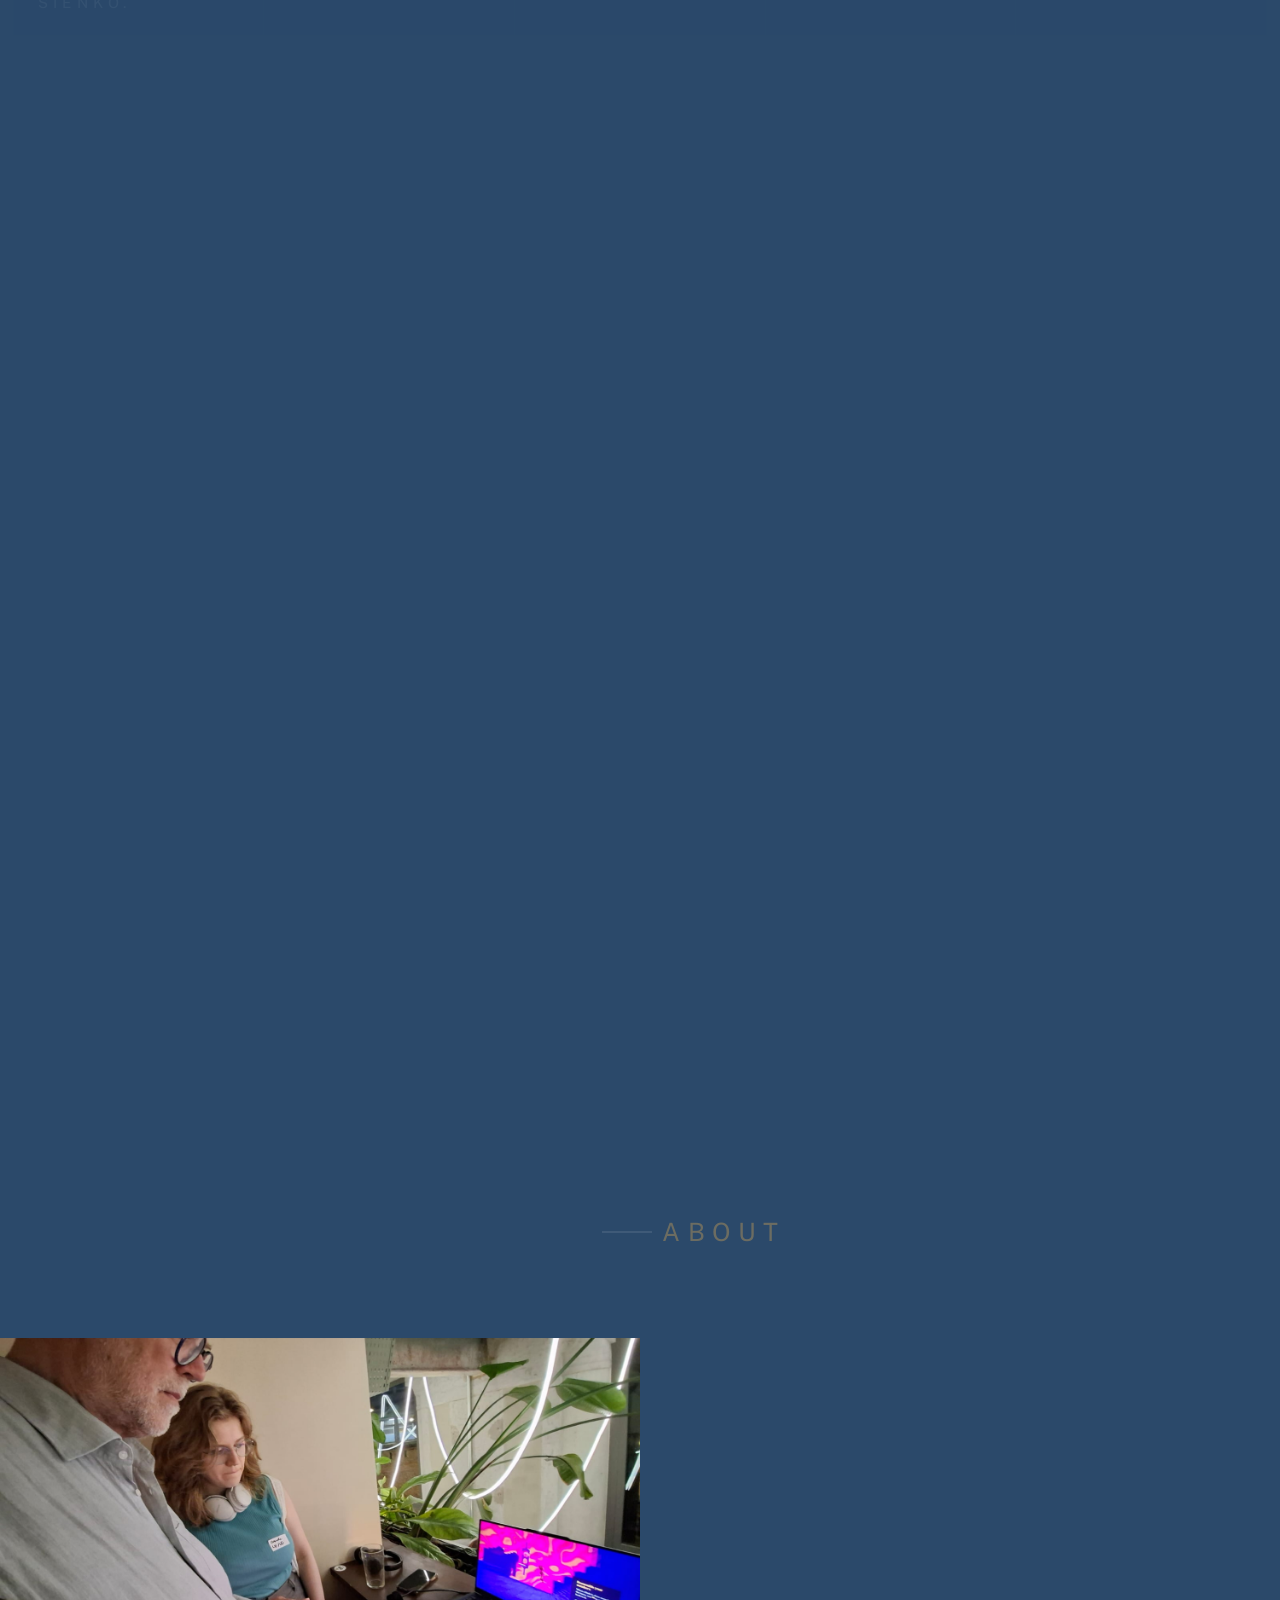
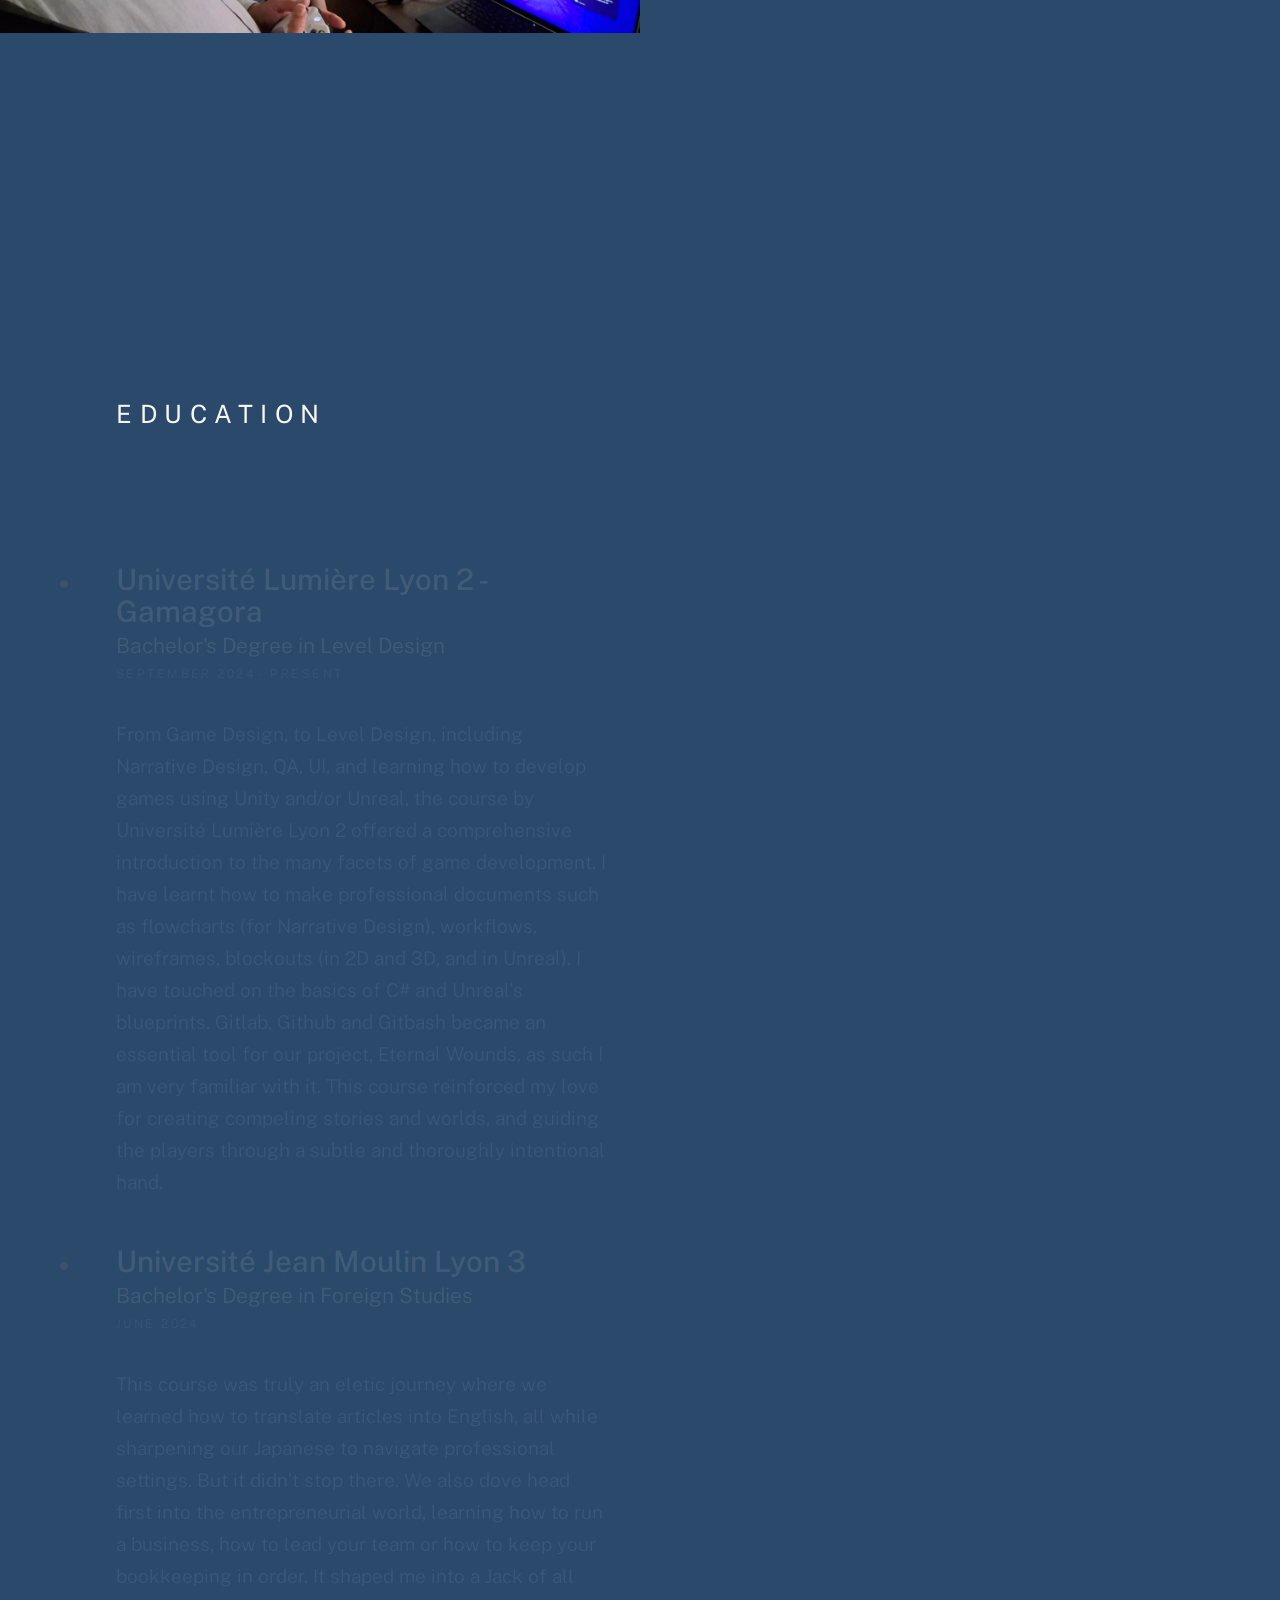
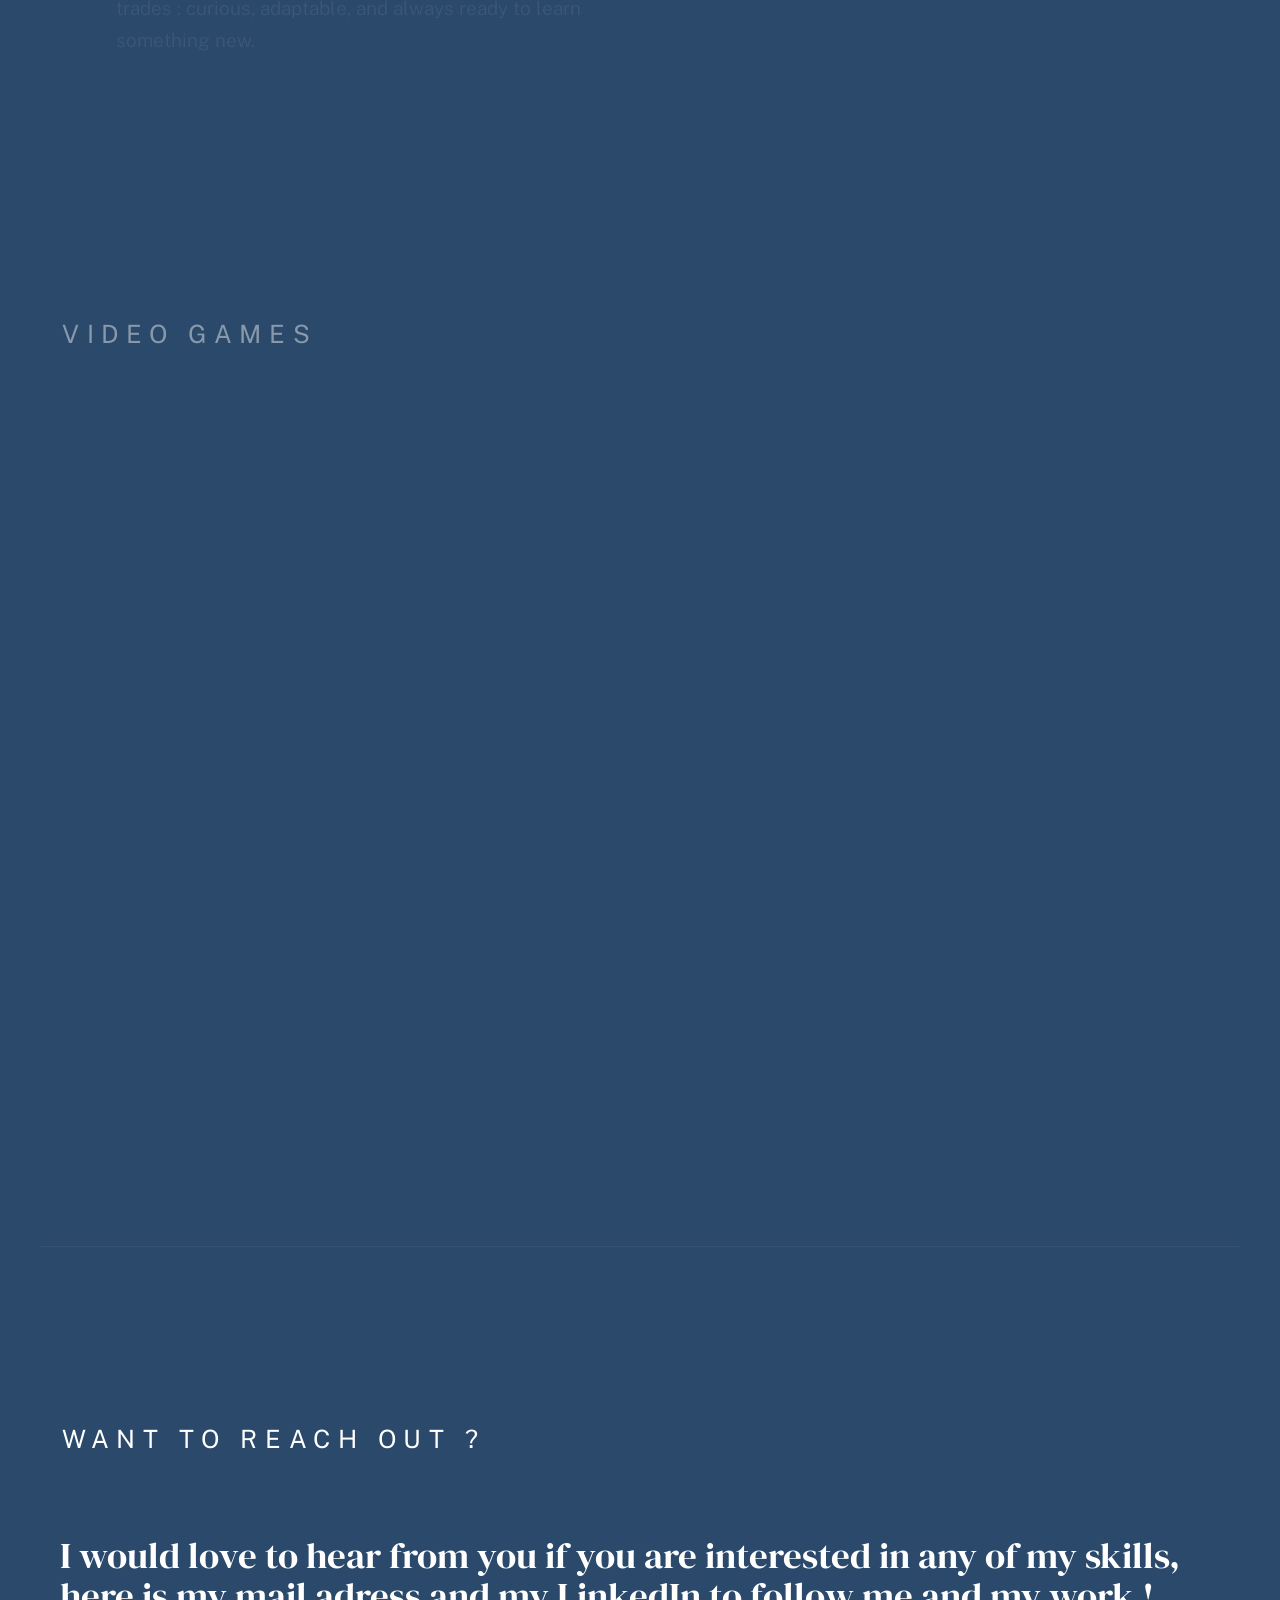
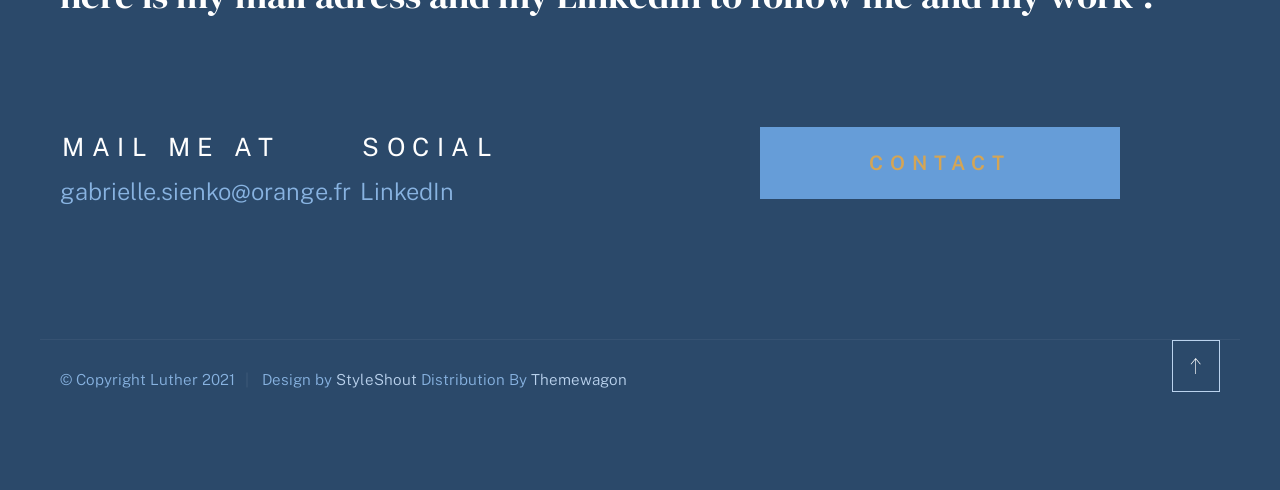
<file: Portfolio/index.html>
<!DOCTYPE html>
<html class="no-js ss-preload" lang="en">
<head>

    <!--- basic page needs
    ================================================== -->
    <meta charset="utf-8">
    <title>Gabrielle</title>
    <meta name="description" content="">
    <meta name="author" content="">

    <!-- mobile specific metas
    ================================================== -->
    <meta name="viewport" content="width=device-width, initial-scale=1">

    <!-- CSS
    ================================================== -->
    <link rel="stylesheet" href="css/vendor.css">
    <link rel="stylesheet" href="css/styles.css">

    <!-- favicons
    ================================================== -->
    <link rel="apple-touch-icon" sizes="180x180" href="apple-touch-icon.png">
    <link rel="icon" type="image/png" sizes="32x32" href="favicon-32x32.png">
    <link rel="icon" type="image/png" sizes="16x16" href="favicon-16x16.png">
    <link rel="manifest" href="site.webmanifest">

</head>

<body id="top">


    <!-- # preloader
    ================================================== -->
    <div id="preloader">
        <div id="loader">
        </div>
    </div>


    <!-- # page wrap
    ================================================== -->
    <div class="s-pagewrap">

        <div class="circles">
            <span></span>
            <span></span>
            <span></span>
            <span></span>
            <span></span>
        </div>


        <!-- ## site header 
        ================================================== -->
        <header class="s-header">

            <div class="header-mobile">
                <span class="mobile-home-link"><a href="index.html">Gabrielle Sienko.</a></span>
                <a class="mobile-menu-toggle" href="#0"><span>Menu</span></a>
            </div>

            <div class="row wide main-nav-wrap">
                <nav class="column lg-12 main-nav">
                    <ul>
                        <li><a href="index.html" class="home-link" >Gabrielle Sienko.</a></li>
                        <li class="current"><a href="#intro" class="smoothscroll">Intro</a></li>
                        <li><a href="#about" class="smoothscroll">About</a></li>
                        <li><a href="#works" class="smoothscroll">Games</a></li>
                        <!-- <li><a href="#writings" class="smoothscroll">Writing Samples</a></li>-->
                        <li><a href="#contact" class="smoothscroll">Contact</a></li>
                    </ul>
                </nav>
            </div>

        </header> <!-- end s-header -->


        <!-- ## main content
        ==================================================- -->
        <main class="s-content">


            <!-- ### intro
            ================================================== -->
            <section id="intro" class="s-intro target-section">

                <div class="row intro-content wide">

                    <div class="column">
                        <div class="text-pretitle with-line">
                            Narrative and Level Designer
                        </div>

                        <h1 class="text-huge-title">
                            <br>
                            Hi everyone ! <br><br>
                            I'm Gabrielle, a Narrative and Level Designer 
                            with one goal :<br>
                            to write and make immersive worlds and narratives,<br>
                            all to craft the best player experience.<br>
                        </h1>
                    </div>

                    <ul class="intro-social">
                        <li><a href="https://www.linkedin.com/in/gabrielle-sienko-505ba117a/">Linkedin</a></li>
                    </ul>

                </div> <!-- end intro content -->

                <a href="#about" class="intro-scrolldown smoothscroll">
                    <svg width="24" height="24" viewBox="0 0 24 24" xmlns="http://www.w3.org/2000/svg" fill-rule="evenodd" clip-rule="evenodd"><path d="M11 21.883l-6.235-7.527-.765.644 7.521 9 7.479-9-.764-.645-6.236 7.529v-21.884h-1v21.883z"/></svg>
                </a>

            </section> <!-- end s-intro -->

            <!-- ### about
            ================================================== -->
            <section id="about" class="s-about target-section">
                <div class="row about-info wide" data-animate-block>

                    <div class="column lg-6 md-12 about-info__pic-block">
                        <img src="images/Gabppplusgde.jpg" 
                             srcset="images/Gabppplusgde.jpg 1x, images/Gabppplusgde.jpg 2x" alt="" class="about-info__pic" data-animate-el>
                    </div>

                    <div class="column lg-6 md-12">
                        <div class="about-info__text" >

                            <h2 class="text-pretitle with-line" data-animate-el>
                                About
                            </h2>
                            <p class="attention-getter" data-animate-el>
                                I have always dreamed of telling meaningful stories. As a child, I imagined fairies and woodland spirits watching over me, and that imagination soon turned into writing novels at 9. Later, I created short Dungeons & Dragons sessions—whether spooky, mysterious, or just plain silly—and discovered a love for guiding players through the chaos I crafted. This passion naturally led me to narrative-driven video games, from playful, pun-filled tales to deeper, branching stories. I also had a blast designing platformer levels, and I can't wait to merge both worlds by creating a narrative-driven level someday.</p>
                            <a href="CV/CV Level Designer fr.pdf" class="btn btn--medium u-fullwidth bigTitle" data-animate-el>Download CV</a>

                        </div>
                    </div>
                </div>


               
                <div class="row about-timelines" data-animate-block>

                    <div class="column lg-6 tab-12">

                        <h2 class="text-pretitle" data-animate-el>
                            Education
                        </h2>

                        <div class="timeline" data-animate-el>

                            <div class="timeline__block">
                                <div class="timeline__bullet"></div>
                                <div class="timeline__header">
                                    <h4 class="timeline__title">Université Lumière Lyon 2 - Gamagora</h3>
                                    <h5 class="timeline__meta">Bachelor's Degree in Level Design</h5>
                                    <p class="timeline__timeframe">September 2024 - Present</p>
                                </div>
                                <div class="timeline__desc">
                                    <p>From Game Design, to Level Design, including Narrative Design, QA, UI, and learning how to develop games using Unity and/or Unreal, the course by Université Lumière Lyon 2 offered a comprehensive introduction to the many facets of game development. I have learnt how to make professional documents such as flowcharts (for Narrative Design), workflows, wireframes, blockouts (in 2D and 3D, and in Unreal). I have touched on the basics of C# and Unreal's blueprints. Gitlab, Github and Gitbash became an essential tool for our project, Eternal Wounds, as such I am very familiar with it. This course reinforced my love for creating compeling stories and worlds, and guiding the players through a subtle and thoroughly intentional hand.</p>
                                </div>
                            </div>
    
                            <div class="timeline__block">
                                <div class="timeline__bullet"></div>
                                <div class="timeline__header">
                                    <h4 class="timeline__title">Université Jean Moulin Lyon 3</h4>
                                    <h5 class="timeline__meta">Bachelor's Degree in Foreign Studies</h5>
                                    <p class="timeline__timeframe">June 2024</p>
                                </div>
                                <div class="timeline__desc">
                                    <p>This course was truly an eletic journey where we learned how to translate articles into English, all while sharpening our Japanese to navigate professional settings. But it didn’t stop there. We also dove head first into the entrepreneurial world, learning how to run a business, how to lead your team or how to keep your bookkeeping in order. It shaped me into a Jack of all trades : curious, adaptable, and always ready to learn something new.   </p>
                                </div>
                            </div>
    
                        </div> <!-- end timeline -->

                    </div> <!-- end column -->

                    <div class="column lg-6 tab-12">

                        <h2 class="text-pretitle" data-animate-el>
                            Experience
                        </h2>

                        <div class="timeline" data-animate-el>

                            <div class="timeline__block">
                                <div class="timeline__bullet"></div>
                                <div class="timeline__header">
                                    <h4 class="timeline__title">CRIT Intérim</h3>
                                    <h5 class="timeline__meta">Stadium bar manager</h5>
                                    <p class="timeline__timeframe">December 2019</p>
                                </div>
                                <div class="timeline__desc">
                                    <p>Working at a stadium as a bar manager taught me a lot about leadership and staying composed under pressure. Managing a team during rush hours meant I had to stay organized, think on my feet, and support my team through the chaos. Of course, unexpected issues would arise, whether it was a missing stock item or a sudden surge of customers. But I learned that these challenges are inevitable; what matters most is how you handle them. Remaining calm and adaptable helped me keep things running smoothly, no matter the situation.</p>
                                </div>
                            </div>
    
                            <div class="timeline__block">
                                <div class="timeline__bullet"></div>
                                <div class="timeline__header">
                                    <h4 class="timeline__title">Pharmacie Kleber</h4>
                                    <h5 class="timeline__meta">Shelf stracker</h5>
                                    <p class="timeline__timeframe">November 2021 - January 2024</p>
                                </div>
                                <div class="timeline__desc">
                                    <p>When I first started working at a pharmacy, I had no prior knowledge of medications or how the system worked. It was a completely new world, and at times, it felt overwhelming. But I was determined to learn. I stayed curious, asked questions, and gradually built up the skills I needed to keep up with the fast-paced environment. Over time, what once felt unfamiliar became second nature. I also handled deliveries and stock, which strengthened my organizational skills. </p>
                                </div>
                            </div>
    
                        </div> <!-- end timeline -->
                        
                    </div> <!-- end column -->


                </div> <!-- end about-timelines -->
                

            </section> <!-- end s-about -->


            <!-- ### works
            ================================================== -->
            <section id="works" class="s-works target-section">
                <div class="row works-portfolio">

                    <div class="column lg-12" data-animate-block>

                        <h2 class="text-pretitle" data-animate-el>
                            Video Games
                        </h2>
                        <p class="h3" data-animate-el>
                            Here are a few games and projects that I worked on, as a Narrative Designer, Level Designer and Game Designer.
                        </p>
    


                        <ul class="folio-list row block-lg-one-half block-stack-on-1000">

                            <li class="folio-list__item column" data-animate-el>
                                <a class="folio-list__item-link" href="#modal-01">
                                    <div class="folio-list__item-pic">
                                        <img src="images/portfolio/EW/affiche_key_art.jpg"
                                             srcset= "images/portfolio/EW/affiche_key_art.jpg 1x, images/portfolio/EW/affiche_key_art.jpg 2x"  alt="">
                                    </div>
                                    
                                    <div class="folio-list__item-text">
                                        <div class="folio-list__item-cat">
                                            Level and Puzzle Design
                                        </div>
                                        <div class="folio-list__item-title">
                                            Eternal Wounds
                                        </div>
                                    </div>
                                </a>
                                <a class="folio-list__proj-link" href="#" title="project link">
                                    <svg width="15" height="15" viewBox="0 0 15 15" fill="none" xmlns="http://www.w3.org/2000/svg"><path d="M8.14645 3.14645C8.34171 2.95118 8.65829 2.95118 8.85355 3.14645L12.8536 7.14645C13.0488 7.34171 13.0488 7.65829 12.8536 7.85355L8.85355 11.8536C8.65829 12.0488 8.34171 12.0488 8.14645 11.8536C7.95118 11.6583 7.95118 11.3417 8.14645 11.1464L11.2929 8H2.5C2.22386 8 2 7.77614 2 7.5C2 7.22386 2.22386 7 2.5 7H11.2929L8.14645 3.85355C7.95118 3.65829 7.95118 3.34171 8.14645 3.14645Z" fill="currentColor" fill-rule="evenodd" clip-rule="evenodd"></path></svg>
                                </a>
                            </li> <!--end folio-list__item -->

                            <li class="folio-list__item column" data-animate-el>
                                <a class="folio-list__item-link" href="#modal-02">
                                    <div class="folio-list__item-pic">
                                        <img src="images/portfolio/Chasing the Light/Capture d'écran 2025-04-07 132647.png" 
                                             srcset="images/portfolio/Chasing the Light/Capture d'écran 2025-04-07 132647.png 1x, images/portfolio/Chasing the Light/Capture d'écran 2025-04-07 132647.png 2x" alt="">
                                    </div>
                                    
                                    <div class="folio-list__item-text">
                                        <div class="folio-list__item-cat">
                                            Level Design
                                        </div>
                                        <div class="folio-list__item-title">
                                            Chasing the Light
                                        </div>
                                    </div>
                                </a>
                                <a class="folio-list__proj-link" href="#" title="project link">
                                    <svg width="15" height="15" viewBox="0 0 15 15" fill="none" xmlns="http://www.w3.org/2000/svg"><path d="M8.14645 3.14645C8.34171 2.95118 8.65829 2.95118 8.85355 3.14645L12.8536 7.14645C13.0488 7.34171 13.0488 7.65829 12.8536 7.85355L8.85355 11.8536C8.65829 12.0488 8.34171 12.0488 8.14645 11.8536C7.95118 11.6583 7.95118 11.3417 8.14645 11.1464L11.2929 8H2.5C2.22386 8 2 7.77614 2 7.5C2 7.22386 2.22386 7 2.5 7H11.2929L8.14645 3.85355C7.95118 3.65829 7.95118 3.34171 8.14645 3.14645Z" fill="currentColor" fill-rule="evenodd" clip-rule="evenodd"></path></svg>
                                </a>
                            </li> <!--end folio-list__item -->

                            <li class="folio-list__item column" data-animate-el>
                                <a class="folio-list__item-link" href="#modal-03">
                                    <div class="folio-list__item-pic">
                                        <img src="images/Bubble Market/ecran_titre_complet.jpg" 
                                             srcset="images/Bubble Market/ecran_titre_complet.jpg 1x, images/Bubble Market/ecran_titre_complet.jpg 2x" alt="">
                                    </div>
                                    
                                    <div class="folio-list__item-text">
                                        <div class="folio-list__item-cat">
                                            Narrative Design
                                        </div>
                                        <div class="folio-list__item-title">
                                            Bubble Market
                                        </div>
                                    </div>
                                </a>
                                <a class="folio-list__proj-link" href="#" title="project link">
                                    <svg width="15" height="15" viewBox="0 0 15 15" fill="none" xmlns="http://www.w3.org/2000/svg"><path d="M8.14645 3.14645C8.34171 2.95118 8.65829 2.95118 8.85355 3.14645L12.8536 7.14645C13.0488 7.34171 13.0488 7.65829 12.8536 7.85355L8.85355 11.8536C8.65829 12.0488 8.34171 12.0488 8.14645 11.8536C7.95118 11.6583 7.95118 11.3417 8.14645 11.1464L11.2929 8H2.5C2.22386 8 2 7.77614 2 7.5C2 7.22386 2.22386 7 2.5 7H11.2929L8.14645 3.85355C7.95118 3.65829 7.95118 3.34171 8.14645 3.14645Z" fill="currentColor" fill-rule="evenodd" clip-rule="evenodd"></path></svg>
                                </a>
                            </li> <!--end folio-list__item -->

                            <li class="folio-list__item column" data-animate-el>
                                <a class="folio-list__item-link" href="#modal-04">
                                    <div class="folio-list__item-pic">
                                        <img src="images/portfolio/Once Upon a Page/Capture d'écran 2025-04-07 153941.png"
                                             srcset="images/portfolio/Once Upon a Page/Capture d'écran 2025-04-07 153941.png 1x, images/portfolio/Once Upon a Page/Capture d'écran 2025-04-07 153941.png 2x" alt="">
                                    </div>
                                    
                                    <div class="folio-list__item-text">
                                        <div class="folio-list__item-cat">
                                            Narrative Design
                                        </div>
                                        <div class="folio-list__item-title">
                                            Once Upon a Page
                                        </div>
                                    </div>
                                </a>
                                <a class="folio-list__proj-link" href="#" title="project link">
                                    <svg width="15" height="15" viewBox="0 0 15 15" fill="none" xmlns="http://www.w3.org/2000/svg"><path d="M8.14645 3.14645C8.34171 2.95118 8.65829 2.95118 8.85355 3.14645L12.8536 7.14645C13.0488 7.34171 13.0488 7.65829 12.8536 7.85355L8.85355 11.8536C8.65829 12.0488 8.34171 12.0488 8.14645 11.8536C7.95118 11.6583 7.95118 11.3417 8.14645 11.1464L11.2929 8H2.5C2.22386 8 2 7.77614 2 7.5C2 7.22386 2.22386 7 2.5 7H11.2929L8.14645 3.85355C7.95118 3.65829 7.95118 3.34171 8.14645 3.14645Z" fill="currentColor" fill-rule="evenodd" clip-rule="evenodd"></path></svg>
                                </a>
                            </li> <!--end folio-list__item -->

                            <li class="folio-list__item column" data-animate-el>
                                <a class="folio-list__item-link" href="#modal-05">
                                    <div class="folio-list__item-pic">
                                        <img src="images/portfolio/Styx/Capture d'écran 2025-04-07 164215.png" 
                                             srcset="images/portfolio/Styx/Capture d'écran 2025-04-07 164215.png 1x, images/portfolio/Styx/Capture d'écran 2025-04-07 164215.png 2x" alt="">
                                    </div>
                                    
                                    <div class="folio-list__item-text">
                                        <div class="folio-list__item-cat">
                                            Narrative Design
                                        </div>
                                        <div class="folio-list__item-title">
                                            Styx
                                        </div>
                                    </div>
                                </a>
                                <a class="folio-list__proj-link" href="#" title="project link">
                                    <svg width="15" height="15" viewBox="0 0 15 15" fill="none" xmlns="http://www.w3.org/2000/svg"><path d="M8.14645 3.14645C8.34171 2.95118 8.65829 2.95118 8.85355 3.14645L12.8536 7.14645C13.0488 7.34171 13.0488 7.65829 12.8536 7.85355L8.85355 11.8536C8.65829 12.0488 8.34171 12.0488 8.14645 11.8536C7.95118 11.6583 7.95118 11.3417 8.14645 11.1464L11.2929 8H2.5C2.22386 8 2 7.77614 2 7.5C2 7.22386 2.22386 7 2.5 7H11.2929L8.14645 3.85355C7.95118 3.65829 7.95118 3.34171 8.14645 3.14645Z" fill="currentColor" fill-rule="evenodd" clip-rule="evenodd"></path></svg>
                                </a>
                            </li> <!--end folio-list__item -->

                            <li class="folio-list__item column" data-animate-el>
                                <a class="folio-list__item-link" href="#modal-06">
                                    <div class="folio-list__item-pic">
                                        <img src="images\portfolio\Adventure Ball\AdBall.png" 
                                             srcset="C:\Users\grebr\Downloads\luther-1.0.0\luther-1.0.0\images\portfolio\Adventure Ball\AdBall.png 1x, C:\Users\grebr\Downloads\luther-1.0.0\luther-1.0.0\images\portfolio\Adventure Ball\AdBall.png 2x" alt="">
                                    </div> 
                                    
                                    <div class="folio-list__item-text">
                                        <div class="folio-list__item-cat">
                                            Level Design
                                        </div>
                                        <div class="folio-list__item-title">
                                            Adventure Ball
                                        </div>
                                    </div>
                                </a>
                                <a class="folio-list__proj-link" href="#" title="project link">
                                    <svg width="15" height="15" viewBox="0 0 15 15" fill="none" xmlns="http://www.w3.org/2000/svg"><path d="M8.14645 3.14645C8.34171 2.95118 8.65829 2.95118 8.85355 3.14645L12.8536 7.14645C13.0488 7.34171 13.0488 7.65829 12.8536 7.85355L8.85355 11.8536C8.65829 12.0488 8.34171 12.0488 8.14645 11.8536C7.95118 11.6583 7.95118 11.3417 8.14645 11.1464L11.2929 8H2.5C2.22386 8 2 7.77614 2 7.5C2 7.22386 2.22386 7 2.5 7H11.2929L8.14645 3.85355C7.95118 3.65829 7.95118 3.34171 8.14645 3.14645Z" fill="currentColor" fill-rule="evenodd" clip-rule="evenodd"></path></svg>
                                </a>
                            </li> <!--end folio-list__item -->

                        </ul> <!-- end folio-list -->

                    </div> <!-- end column -->


                    <!-- Modal Templates Popup
                    -------------------------------------------- -->
                    <div id="modal-01" hidden>
                        <div class="modal-popup">
                            <img src="images/portfolio/EW/affiche_key_art.jpg" alt="">
                
                            <div class="modal-popup__desc">
                                <h5>Eternal Wounds</h5>
                                <p>Being a Puzzle Designer truly twists your mind. <br>
                                    Eternal Wounds is our final Bachelor’s project at Gamagora, created by a team of 17 made in Unreal. Balancing difficulty with player enjoyment was both the biggest challenge and the most rewarding part of working as a Level Designer. Through trial and error, we shaped complex but unique mechanics that, while fun, were initially hard for players to internalize. As Level Designers, we focused on guiding players clearly—while still giving them moments to pause, reflect, and feel the satisfaction of solving a puzzle. </p>
                                <ul class="modal-popup__cat">
                                    <li>Puzzle Design</li>
                                    <li>Level Design</li>
                                    <li>Game Design</li>
                                </ul>
                            </div>
                
                            <a href="https://gamagora.itch.io/eternal-wounds" class="modal-popup__details1">Project link</a>
                            <a href="https://www.canva.com/design/DAGnPBKnpCQ/WqFR4w3qLx0kkM2aRd5inQ/edit?utm_content=DAGnPBKnpCQ&utm_campaign=designshare&utm_medium=link2&utm_source=sharebutton" class="modal-popup__details2">Documentation link</a>
                        </div>
                    </div> <!-- end modal -->

                    <div id="modal-02" hidden>
                        <div class="modal-popup">
                            <img src="images/portfolio/Chasing the Light/Capture d'écran 2025-04-07 132647.png" alt="">
                
                            <div class="modal-popup__desc">
                                <h5>Chasing the Light</h5>
                                <p> Chasing the Light is a small Gamagora Game Jam project with a team of 4 on board. The theme was "If you don't see it, it doesn't exist." We created a platformer where light was crucial: players could safely move in lit areas, but risked their lives in the dark. Some platforms would block the way when illuminated. Designing a path to teach the light mechanics while challenging the player's perspective was tough. It required guiding them step by step and knowing when to let go. This game was certainly my first step towards becoming a Level Designer.</p>
                                <ul class="modal-popup__cat">
                                    <li>Level Design</li>
                                    <li>Game Design</li>
                                </ul>
                            </div>
                
                            <a href="https://othentv.itch.io/a-run-from-the-dark" class="modal-popup__details1">Project link</a>
                            <a href="https://www.canva.com/design/DAGnPVZE17k/Nn7NpplYevjz1ogHMd2V_g/edit?utm_content=DAGnPVZE17k&utm_campaign=designshare&utm_medium=link2&utm_source=sharebutton" class="modal-popup__details2">Documentation link</a>
                       
                        </div>
                    </div> <!-- end modal -->

                    <div id="modal-03" hidden>
                        <div class="modal-popup">
                            <img src="images/Bubble Market/ecran_win.jpg" alt="">
                
                            <div class="modal-popup__desc">
                                <h5>Bubble Market</h5>
                                <p>"My house was made by SandCastle Constructions. Did an amazing job too, up until it caved in." <br> 
                                    Bubble Market is a game made by 7 people for the Global Game Jam 2025 with the theme "Bubbles". After some discussion, we went for a speculative bubble game in which you play a trader dealing in bubbles before it pops. With various very expressive, diverse and colorful characters, our goal was to make as much puns as we could. Sea, the game caused quite a splash, definitely worth the dive.      
                                </p>
                                <ul class="modal-popup__cat">
                                    <li>Narrative Design</li>
                                    <li>Game Design</li>
                                </ul>
                            </div>
                
                            <a href="https://ameiswhattodo.itch.io/bubble-market" class="modal-popup__details1">Project link</a>
                        </div>
                    </div> <!-- end modal -->

                    <div id="modal-04" hidden>
                        <div class="modal-popup">
                            <img src="images/portfolio/Once Upon a Page/Capture d'écran 2025-04-07 153941.png" alt="">
                
                            <div class="modal-popup__desc">
                                <h5>Once Upon a Page</h5>
                                <p>"If we’re not using our powers to blow stuff up, what's even the point?" - Emma, 11 yo<br> 
                                    "Once Upon a Page" was a narrative-driven project where I created the characters, scenario, world-building, and dialogues. The tone was lighthearted, with a dad narrating stories where his children could shape the plot. I had fun writing storylines full of puns, with a cow (instead of humans) cowboy world and a villain called "Moot-Law." I also created flowcharts to track dialogue choices leading to different story outcomes.</p>
                                <ul class="modal-popup__cat">
                                    <li>Narrative Design</li>
                                </ul>
                            </div>
                
                        </div>
                    </div> <!-- end modal -->

                    <div id="modal-05" hidden>
                        <div class="modal-popup">

                            <img src="images/portfolio/Styx/shorterstyx.png" alt="">
                
                            <div class="modal-popup__desc">
                                <h5>Styx</h5>
                                <p>Styx is a narrative game where you play as an amnesiac sea captain sailing the River Styx. By guiding lost souls, he slowly regains his memories—eventually recalling his long-lost wife, now a ghost among many. Reunited, they can finally leave the underworld. I wrote the story and characters, and contributed to gameplay. The tone is melancholic and slow-paced. It is a project that I hold close to my heart and would love to develop further.</p>
                                <ul class="modal-popup__cat">
                                    <li>Narrative Design</li>
                                </ul>
                            </div>

                        </div>
                    </div> <!-- end modal -->

                    <div id="modal-06" hidden>
                        <div class="modal-popup">
                            <img src="images/portfolio/Adventure Ball/AdBallTitle.png" alt="">
                
                            <div class="modal-popup__desc">
                                <h5>Adventure Ball</h5>
                                <p>Adventure Ball is the result of a game made for an assignment in Unity. It is a platformer in which the player is transported to 3 different levels: desertic, volcanic and artic. It is overall a small game that made me realize the complexity and the fun of Level Design.</p>
                                <ul class="modal-popup__cat">
                                    <li>Level Design</li>
                                    <li>Programming</li>
                                </ul>
                            </div>
                
                            <a href="https://mikaloo.itch.io/adventure-ball" class="modal-popup__details1">Project link</a>
                        </div>
                    </div> <!-- end modal -->

                </div> <!-- end works-portfolio -->
            </section> <!-- end s-works -->

           

            <!-- ### contact
            ================================================== -->
            <section id="contact" class="s-contact target-section">

                <div class="row contact-top">
                    <div class="column lg-12">
                        <h1 class="text-pretitle">
                            Want to reach out ? 
                        </h1>

                        <p class="h3">
                           I would love to hear from you if you are interested in any of my skills,
                           here is my mail adress and my LinkedIn to follow me and my work !
                        </p>
                    </div>
                </div> <!-- end contact-top -->

                <div class="row contact-bottom">
                    <div class="column lg-3 md-5 tab-6 stack-on-550 contact-block">
                        <h3 class="text-pretitle">Mail me at</h3>
                        <p class="contact-links">
                            <a href="mailto:gabrielle.sienko@orange.fr" class="mailtoui">gabrielle.sienko@orange.fr</a> <br>
                        </p>
                    </div>
                    <div class="column lg-4 md-5 tab-6 stack-on-550 contact-block">
                        <h3 class="text-pretitle">Social</h3>
                        <ul class="contact-social">
                            <li><a href="https://www.linkedin.com/in/gabrielle-sienko-505ba117a/">LinkedIn</a></li>
                        </ul>
                    </div>
                    <div class="column lg-4 md-12 contact-block">
                        <a href="mailto:gabrielle.sienko@orange.fr" class="mailtoui btn btn--medium u-fullwidth contact-btn bigTitle">Contact</a>
                    </div>
                </div> <!-- end contact-bottom -->

            </section> <!-- end contact -->

        </main> <!-- end s-content -->


        <!-- ## footer
        ================================================== -->
        <footer class="s-footer">

            <div class="row">
                <div class="column ss-copyright">
                    <span>© Copyright Luther 2021</span> 
                    <span>Design by <a href="https://www.styleshout.com/">StyleShout</a> Distribution By <a href="https://themewagon.com">Themewagon</a></span>
                </div>

                <div class="ss-go-top">
                    <a class="smoothscroll" title="Back to Top" href="#top">
                        <svg xmlns="http://www.w3.org/2000/svg" viewBox="0 0 24 24" fill-rule="evenodd" clip-rule="evenodd"><path d="M11 2.206l-6.235 7.528-.765-.645 7.521-9 7.479 9-.764.646-6.236-7.53v21.884h-1v-21.883z"/></svg>
                    </a>
                </div>
            </div>

        </footer> <!-- end s-footer -->

    </div> <!-- end -s-pagewrap -->


    <!-- Java Script
    ================================================== -->
    <script src="js/plugins.js"></script>
    <script src="js/main.js"></script>

</body>
</html>
</file>
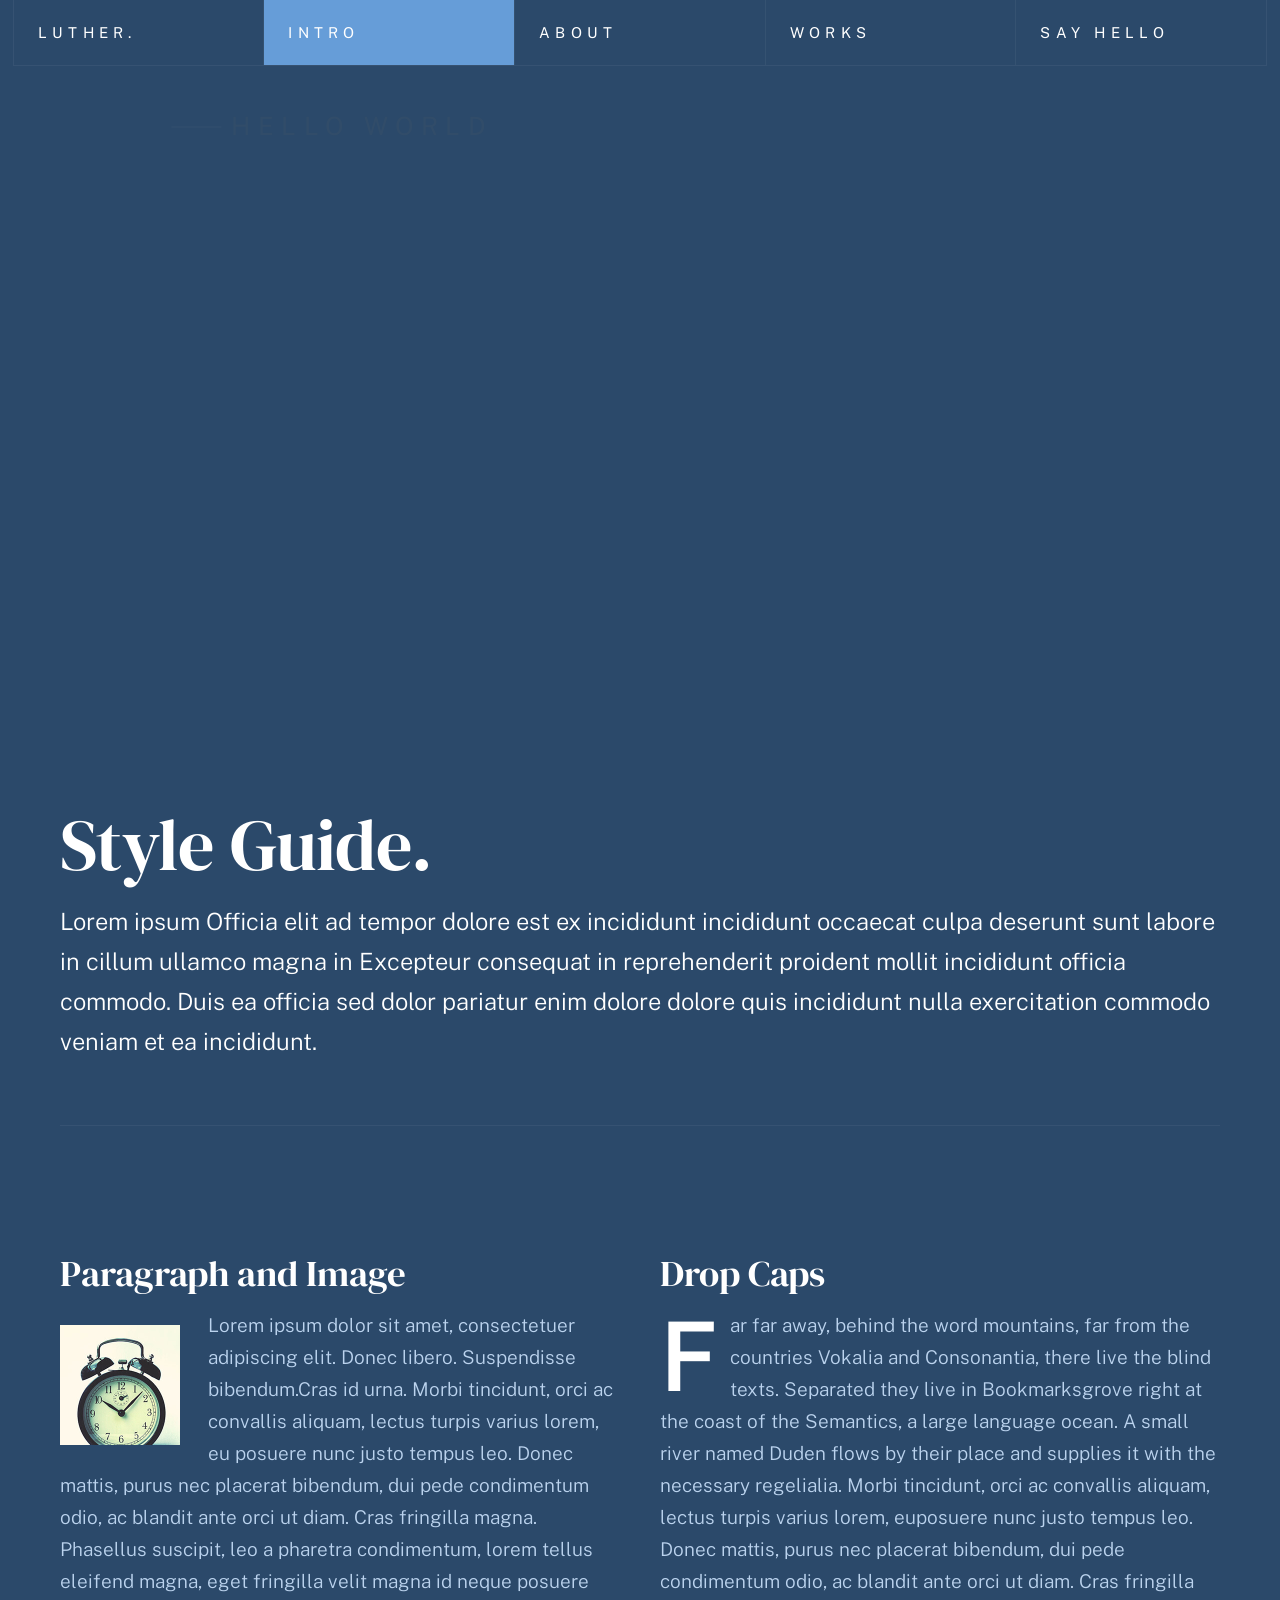
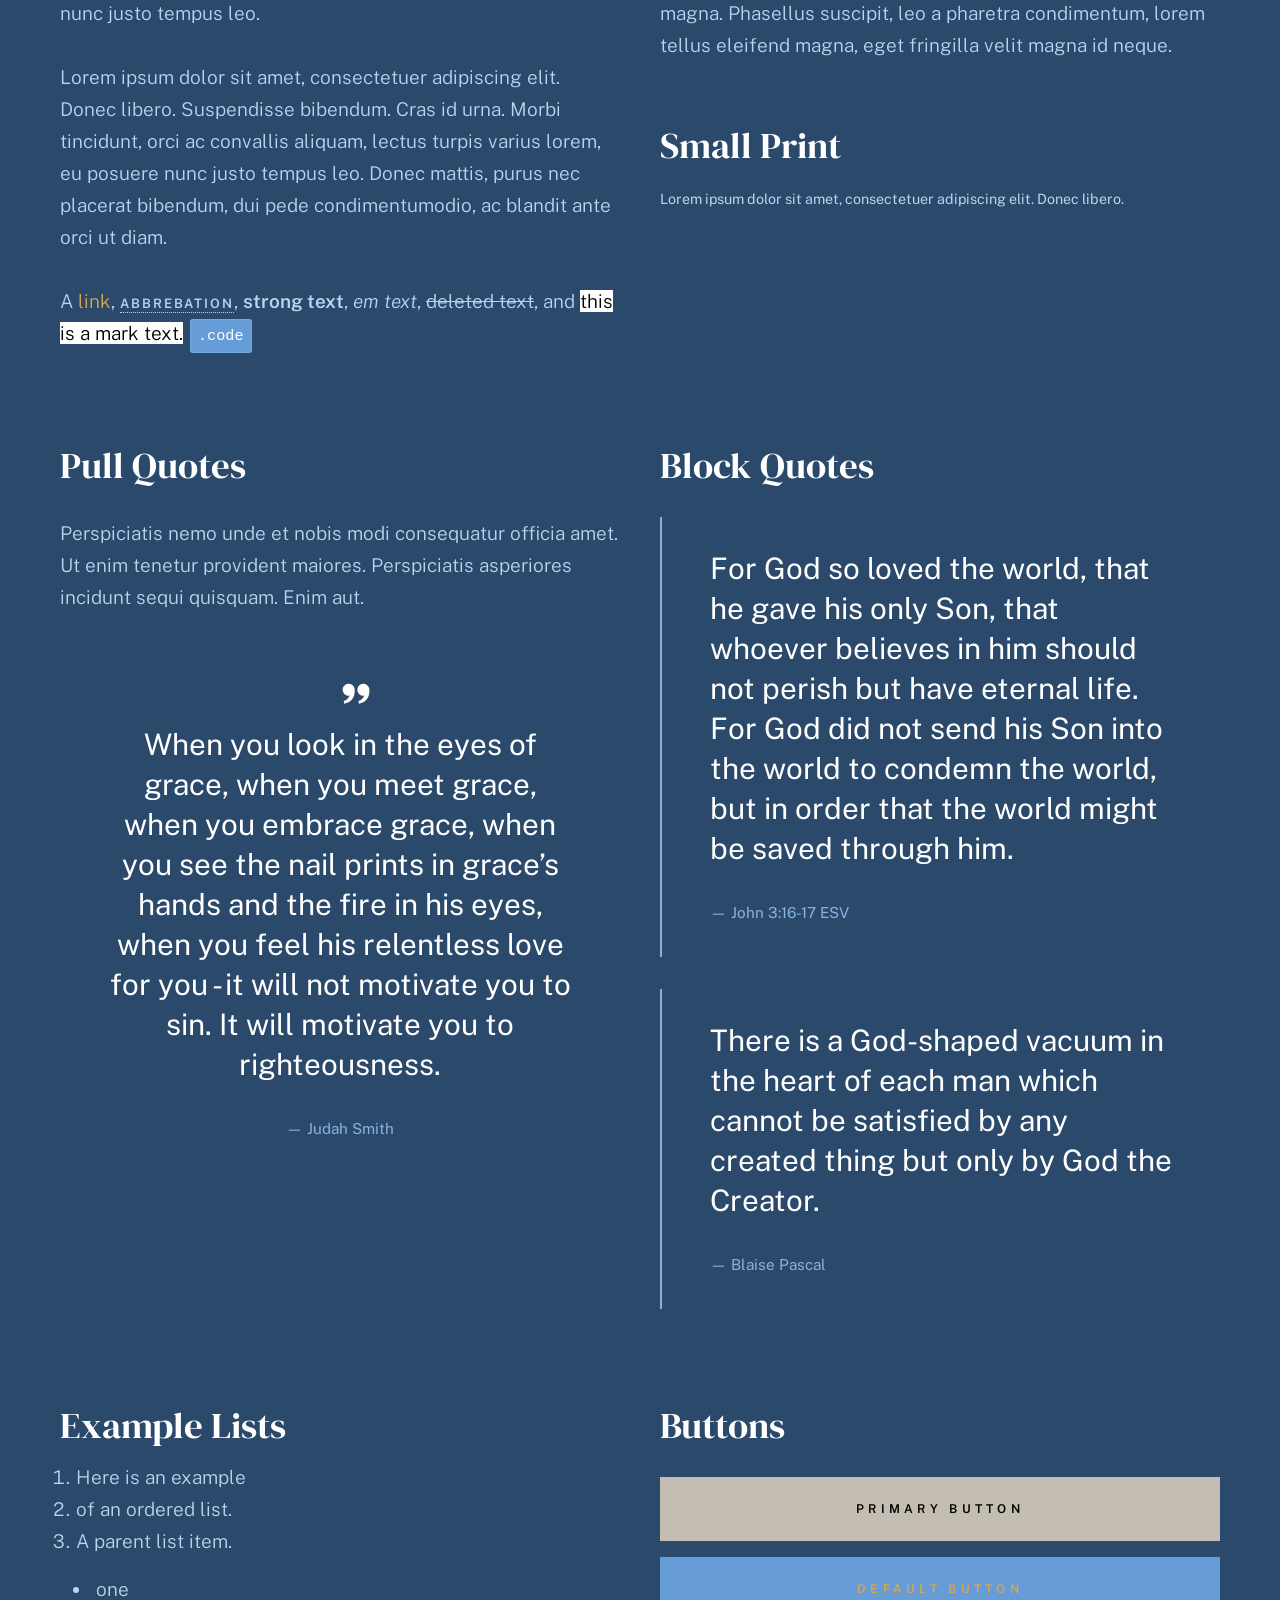
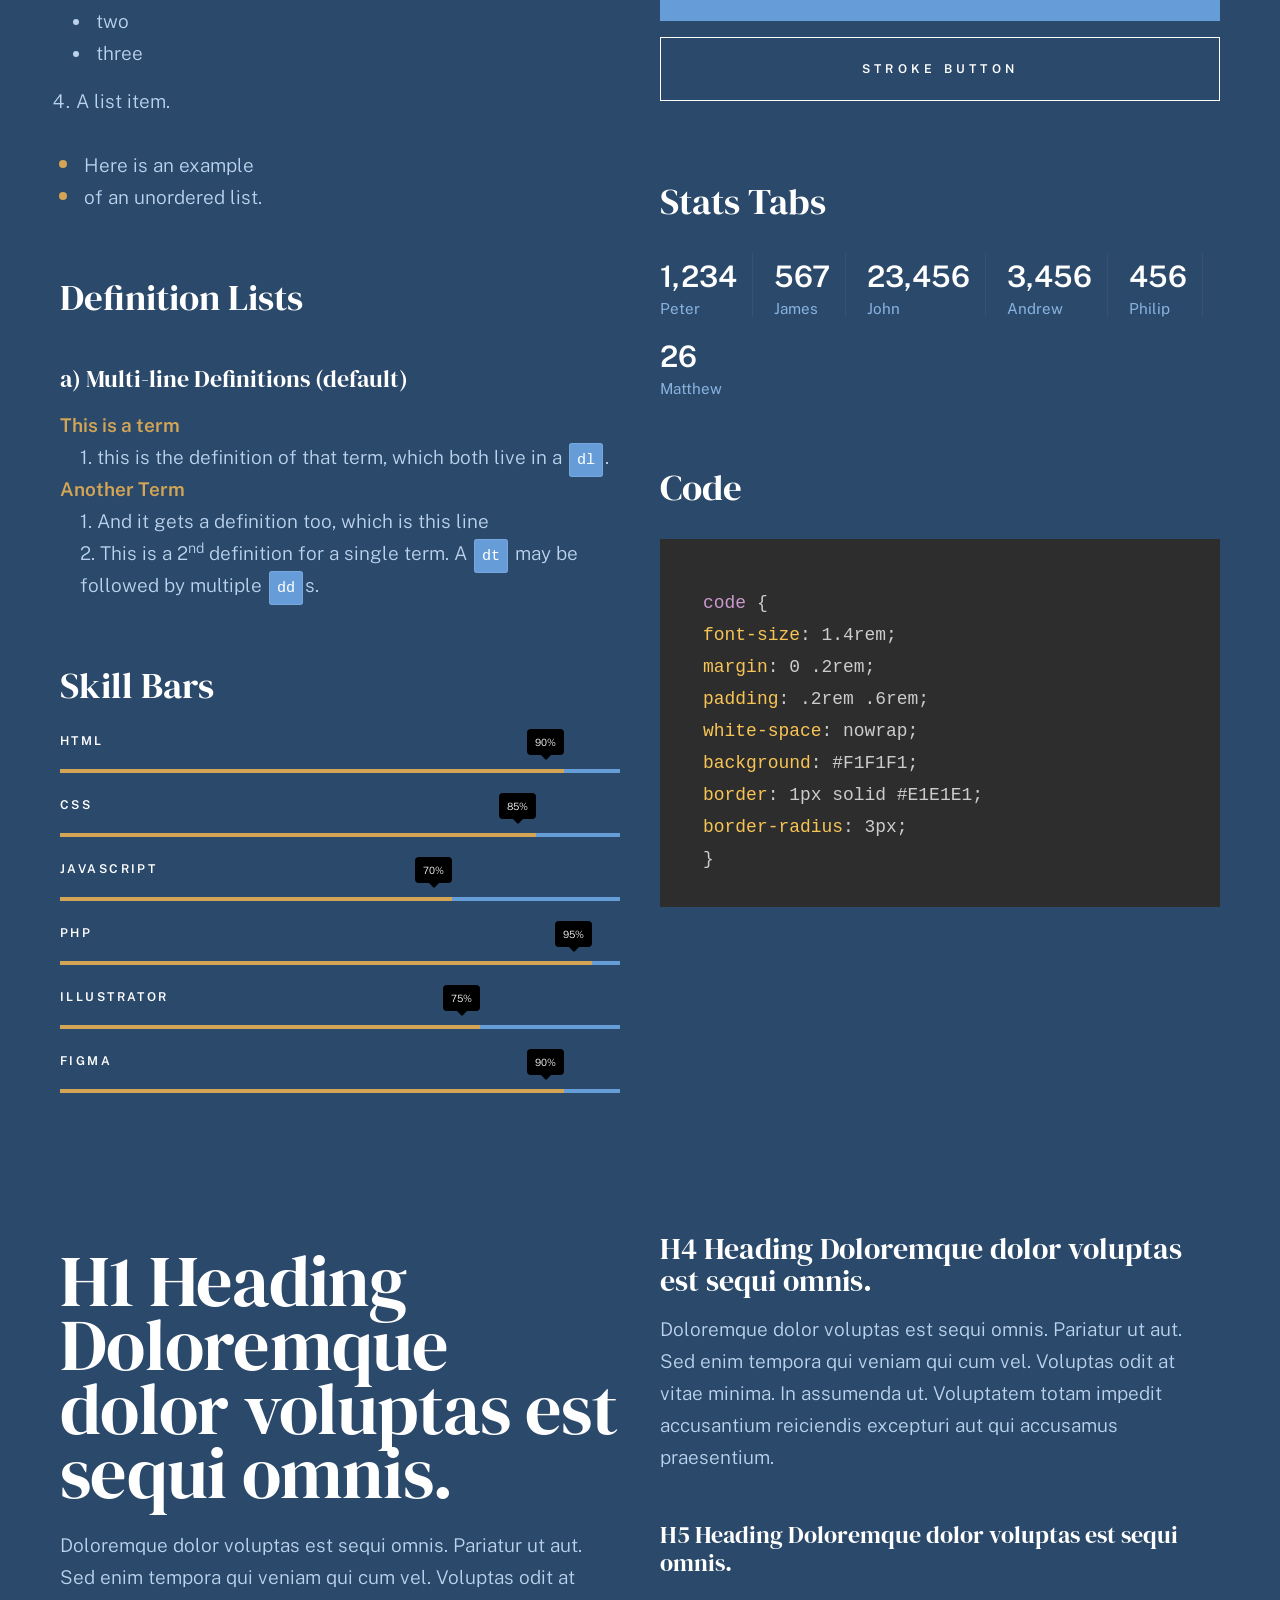
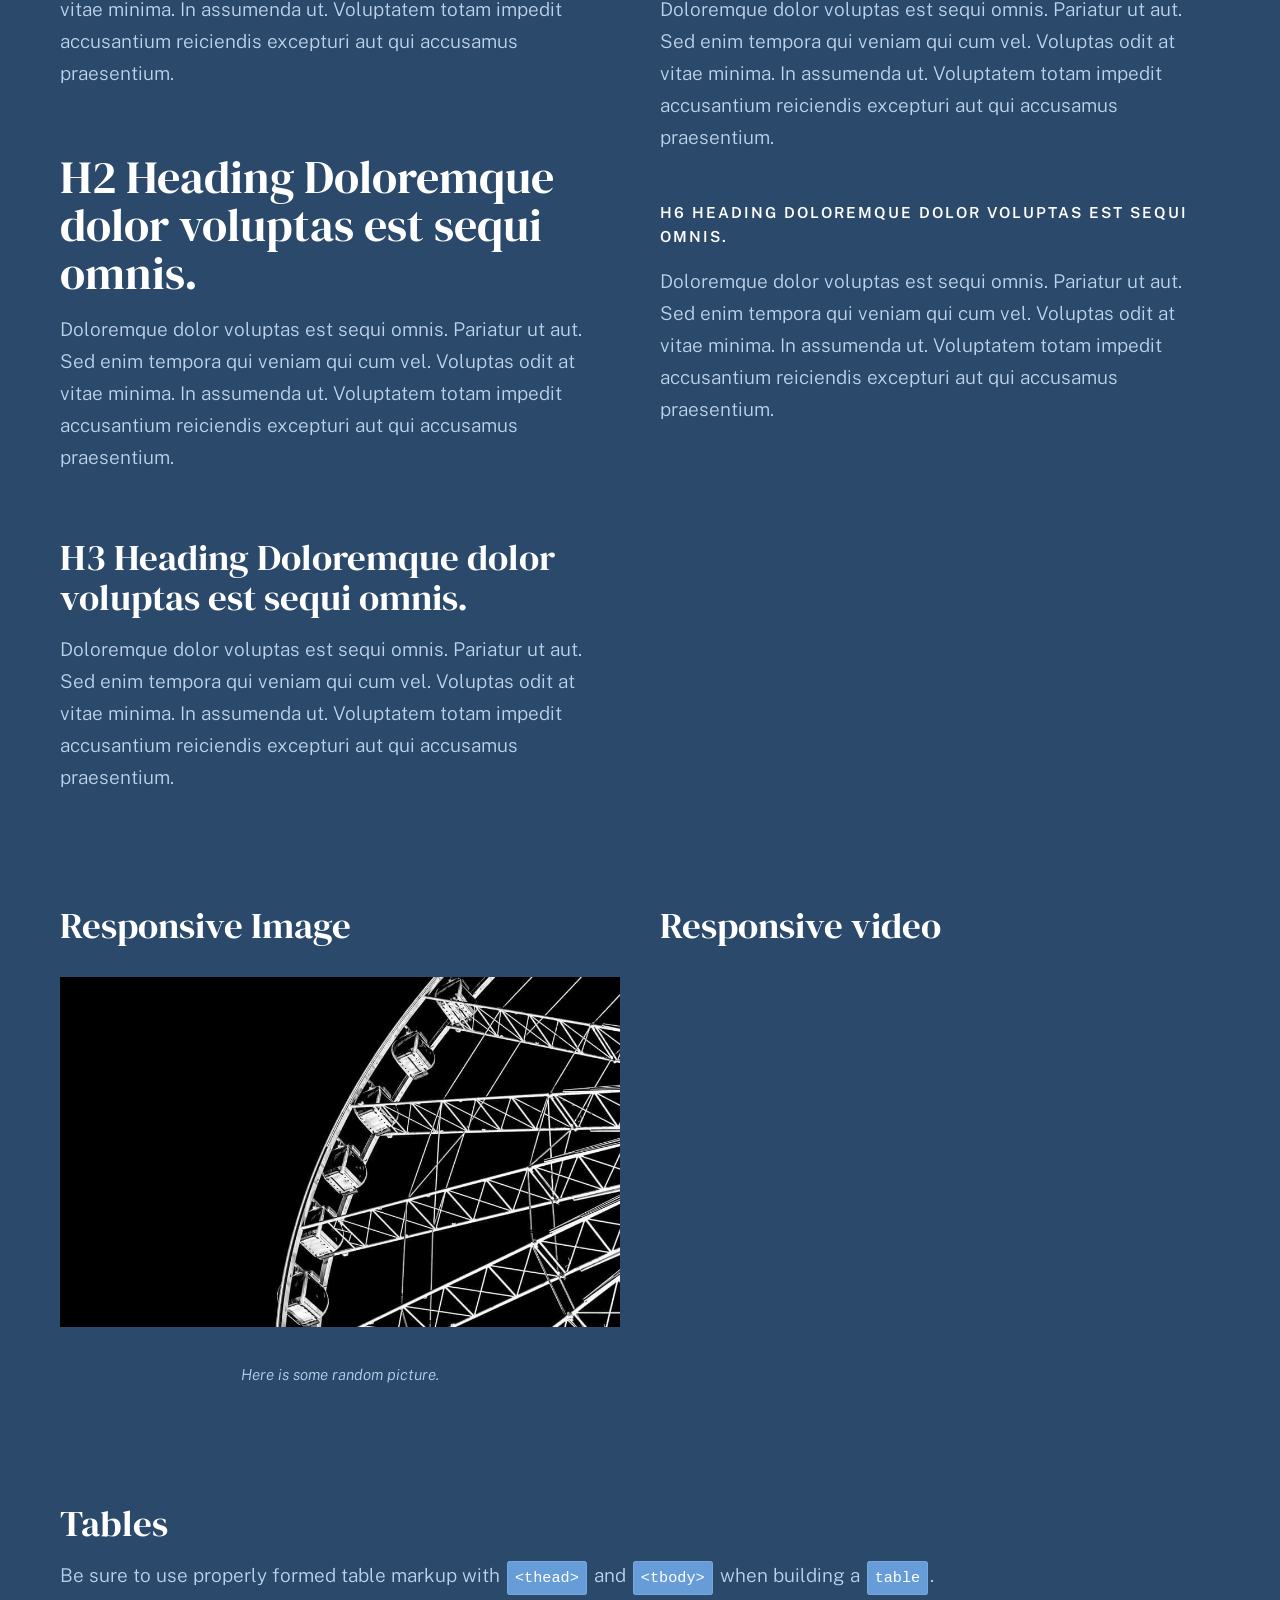
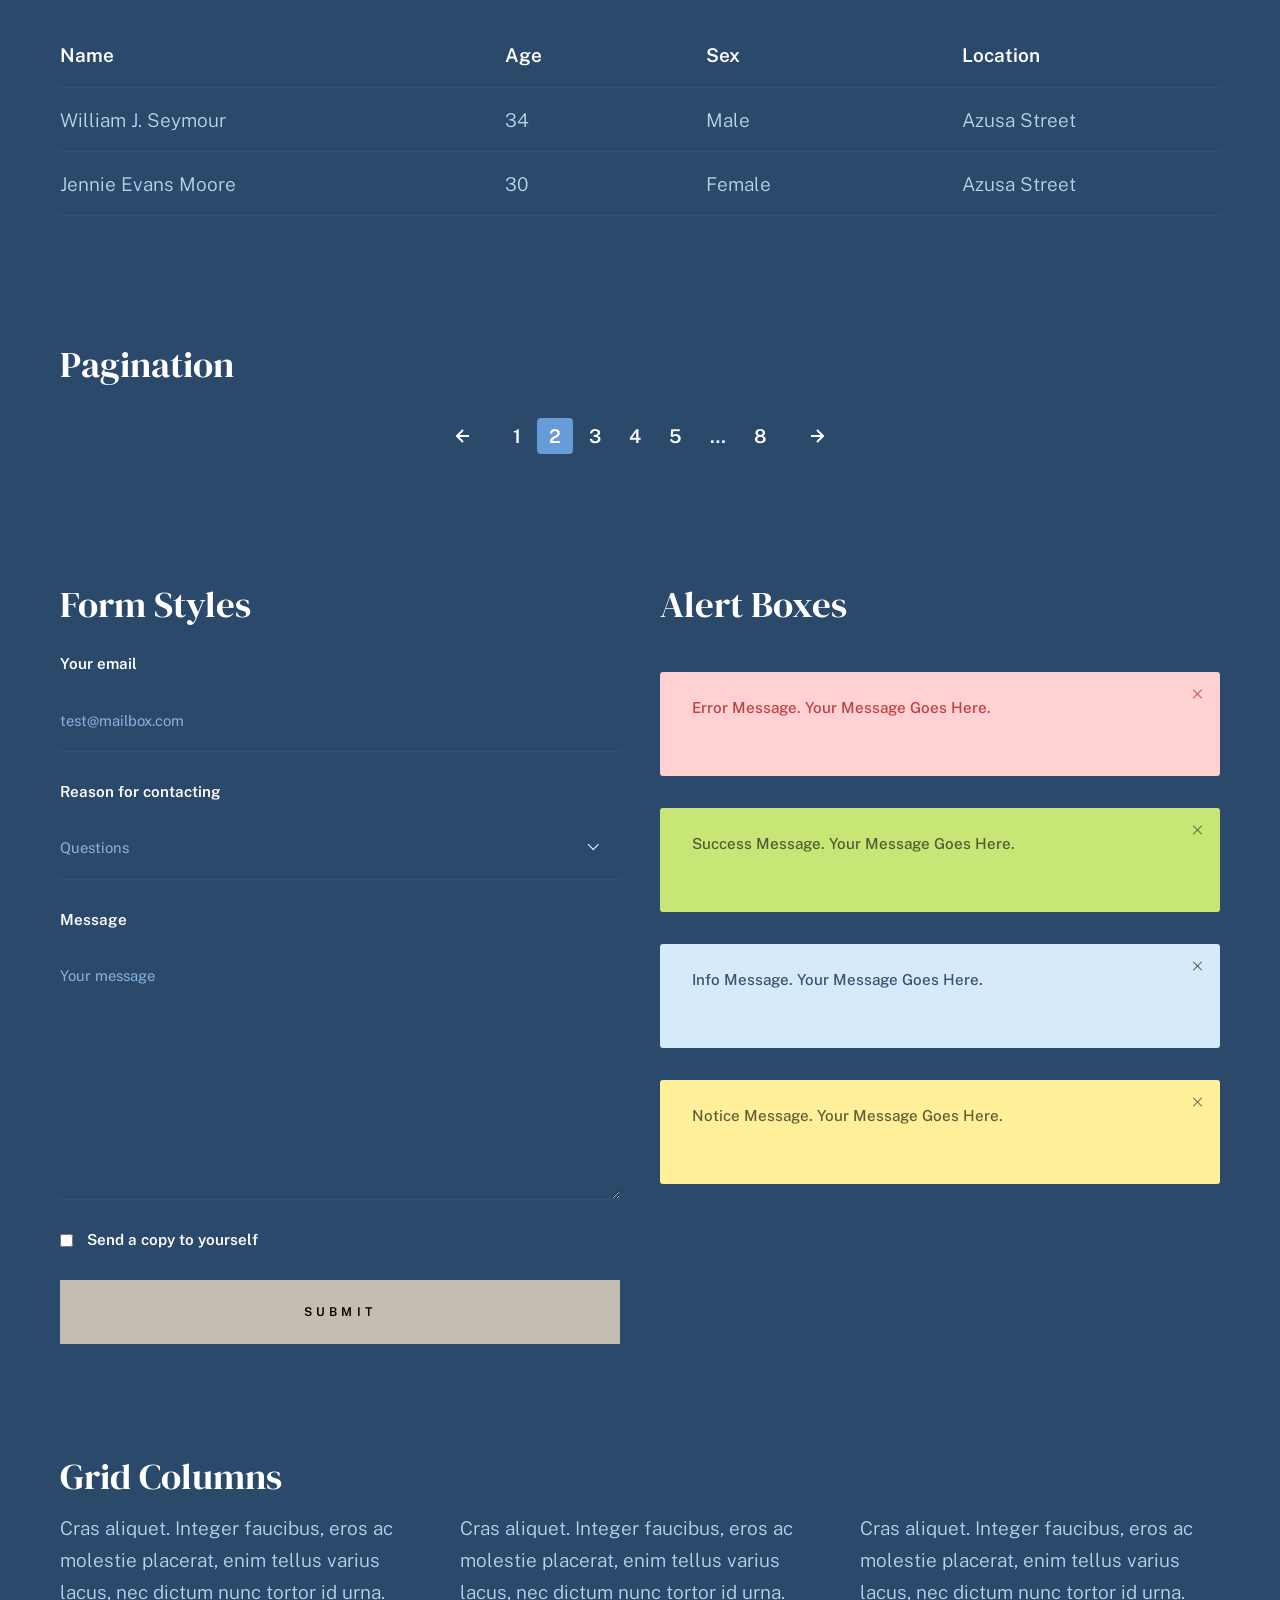
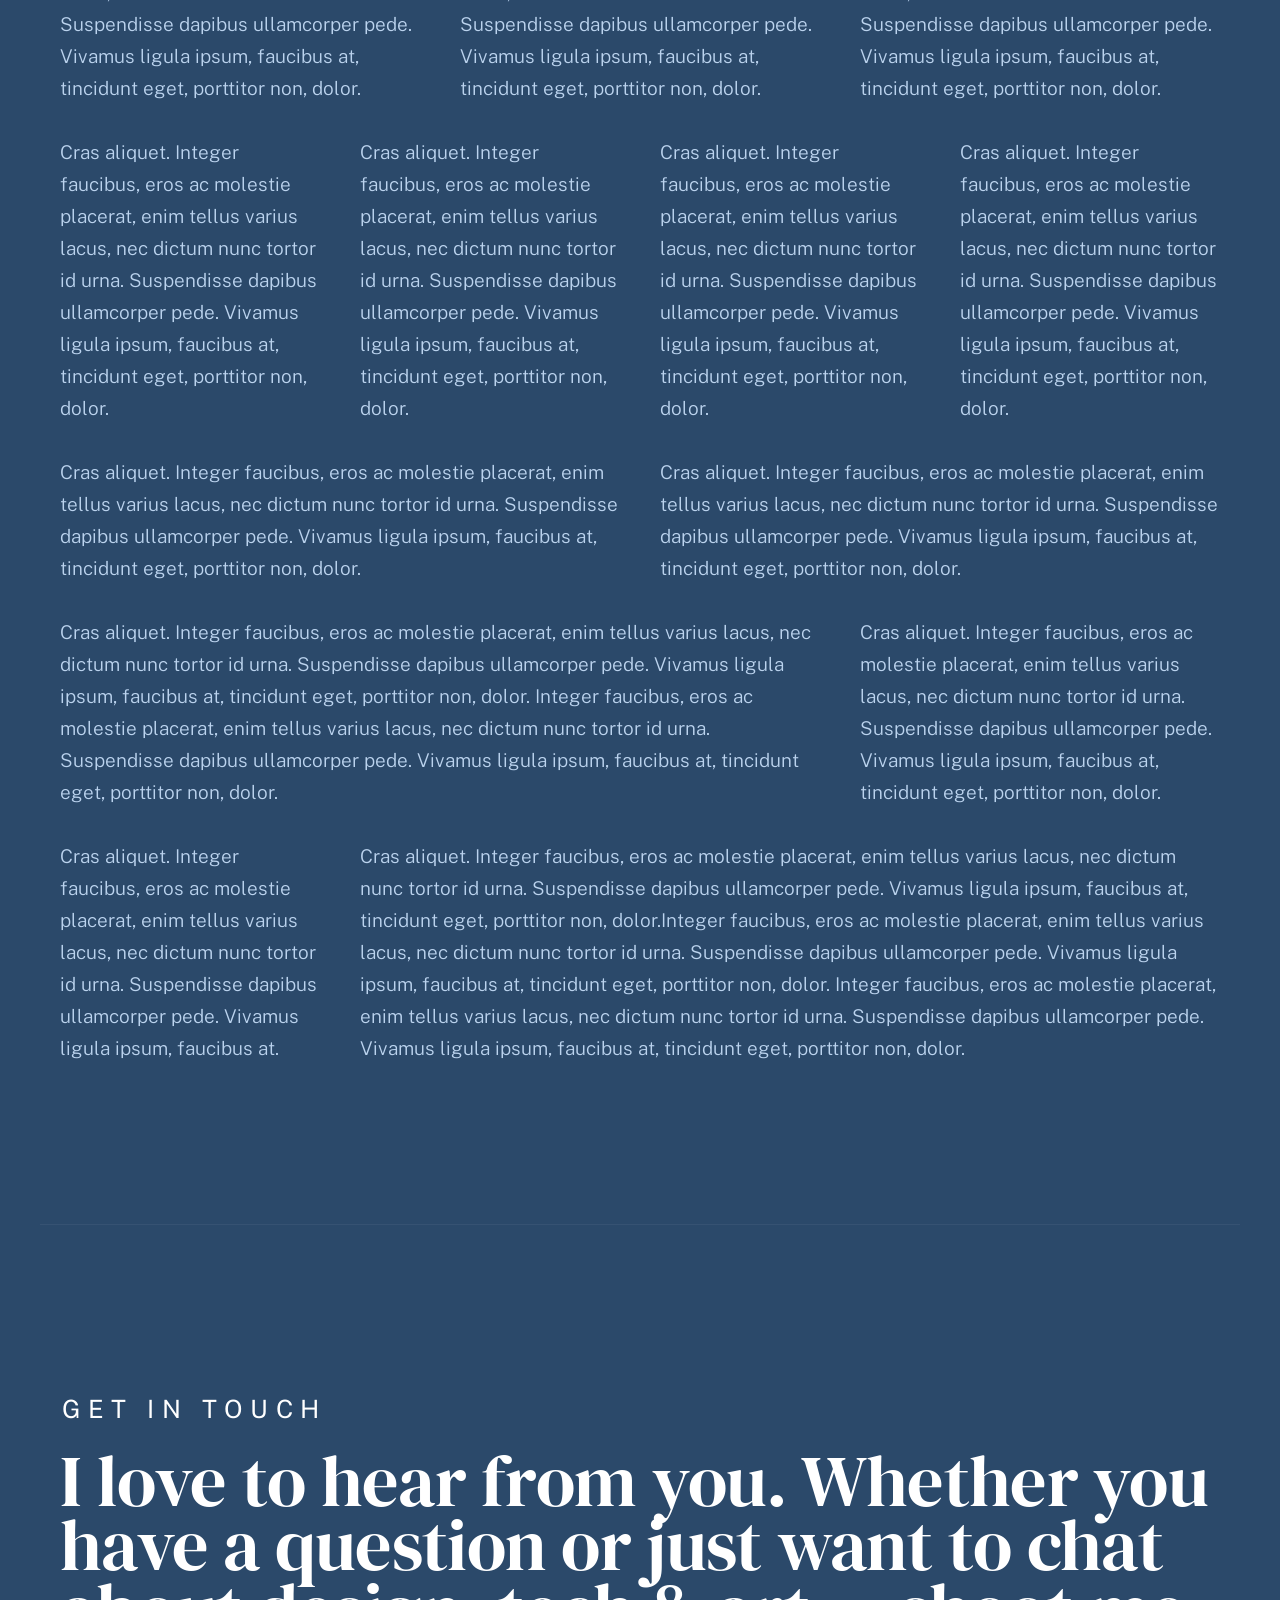
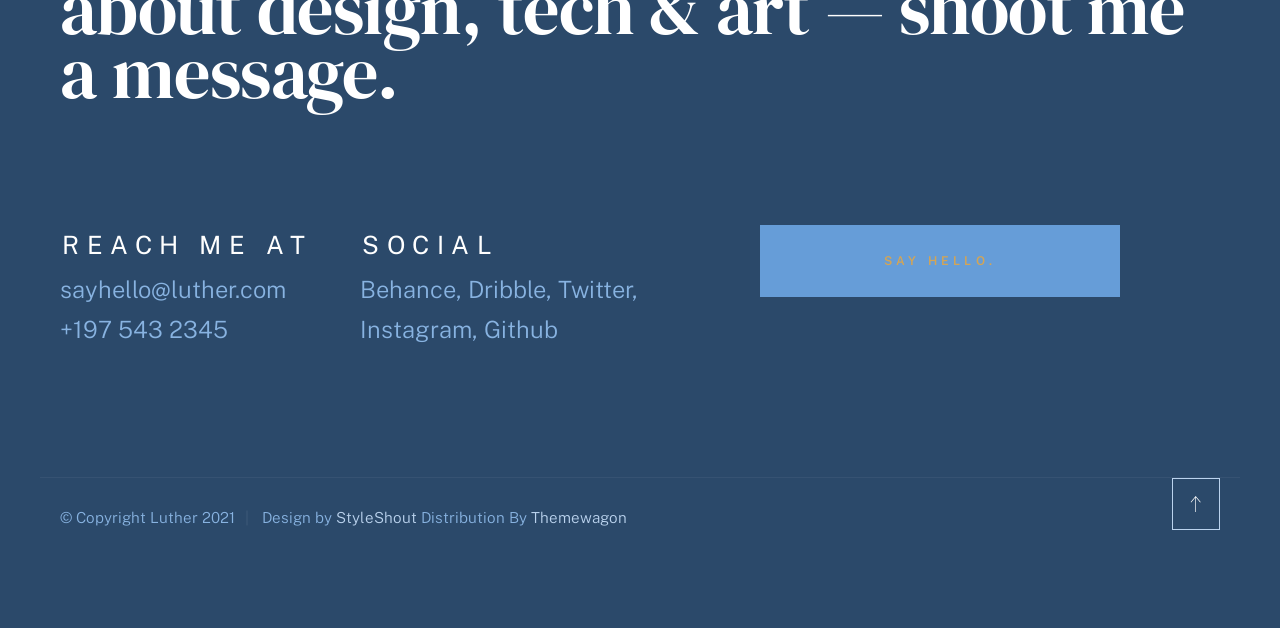
<file: styles.html>
<!DOCTYPE html>
<html class="no-js ss-preload" lang="en">
<head>

    <!--- basic page needs
    ================================================== -->
    <meta charset="utf-8">
    <title>Luther - Styles</title>
    <meta name="description" content="">
    <meta name="author" content="">

    <!-- mobile specific metas
    ================================================== -->
    <meta name="viewport" content="width=device-width, initial-scale=1">

    <!-- CSS
    ================================================== -->
    <link rel="stylesheet" href="css/vendor.css">
    <link rel="stylesheet" href="css/styles.css">

    <style type="text/css" media="screen">
        .s-styles {
            padding-top: var(--vspace-5);
            padding-bottom: var(--vspace-4);
            position: relative;
        }
        .s-styles .intro h1 {
            margin-top: 0;
        }
    </style>

    <!-- favicons
    ================================================== -->
    <link rel="apple-touch-icon" sizes="180x180" href="apple-touch-icon.png">
    <link rel="icon" type="image/png" sizes="32x32" href="favicon-32x32.png">
    <link rel="icon" type="image/png" sizes="16x16" href="favicon-16x16.png">
    <link rel="manifest" href="site.webmanifest">

</head>

<body id="top">


    <!-- # preloader
    ================================================== -->
    <div id="preloader">
        <div id="loader">
        </div>
    </div>


    <!-- # page wrap
    ================================================== -->
    <div class="s-pagewrap">

        <div class="circles">
            <span></span>
            <span></span>
            <span></span>
            <span></span>
            <span></span>
        </div>


        <!-- ## site header 
        ================================================== -->
        <header class="s-header">

            <div class="header-mobile">
                <span class="mobile-home-link"><a href="index.html">Luther.</a></span>
                <a class="mobile-menu-toggle" href="#0"><span>Menu</span></a>
            </div>

            <div class="row wide main-nav-wrap">
                <nav class="column lg-12 main-nav">
                    <ul>
                        <li><a href="index.html" class="home-link">Luther.</a></li>
                        <li class="current"><a href="index.html">Intro</a></li>
                        <li><a href="index.html">About</a></li>
                        <li><a href="index.html">Works</a></li>
                        <li><a href="index.html">Say Hello</a></li>
                    </ul>
                </nav>
            </div>

        </header> <!-- end s-header -->


        <!-- ## main content
        ==================================================- -->
        <main class="s-content">


            <!-- ### intro
            ================================================== -->
            <section id="intro" class="s-intro">

                <div class="row intro-content wide">

                    <div class="column">
                        <div class="text-pretitle with-line">
                            Hello World
                        </div>

                        <h1 class="text-huge-title">
                            I am Luther, <br>
                            a digital designer <br>
                            & frontend <br> 
                            developer based <br>
                            in Somewhere.
                        </h1>
                    </div>

                    <ul class="intro-social">
                        <li><a href="#0">Behance</a></li>
                        <li><a href="#0">Twitter</a></li>
                        <li><a href="#0">Dribbble</a></li>
                        <li><a href="#0">Instagram</a></li>
                    </ul>

                </div> <!-- end intro content -->

                <a href="#styles" class="intro-scrolldown smoothscroll">
                    <svg width="24" height="24" viewBox="0 0 24 24" xmlns="http://www.w3.org/2000/svg" fill-rule="evenodd" clip-rule="evenodd"><path d="M11 21.883l-6.235-7.527-.765.644 7.521 9 7.479-9-.764-.645-6.236 7.529v-21.884h-1v21.883z"/></svg>
                </a>

            </section> <!-- end s-intro -->


            <!-- ### styles
            ================================================== -->
            <div id="styles" class="s-styles">

                <div class="row">

                    <div class="column lg-12 intro">

                        <h1>Style Guide.</h1>

                        <p class="lead">Lorem ipsum Officia elit ad tempor dolore est ex incididunt incididunt occaecat culpa deserunt 
                        sunt labore in cillum ullamco magna in Excepteur consequat in reprehenderit proident mollit incididunt officia commodo.
                        Duis ea officia sed dolor pariatur enim dolore dolore quis incididunt nulla exercitation commodo veniam et ea incididunt.
                        </p>

                        <hr>
                    </div>

                </div> <!-- end row -->

                <div class="row">

                    <div class="column lg-6 tab-12">

                        <h3>Paragraph and Image</h3>

                        <p><a href="#"><img width="120" height="120" class="u-pull-left" alt="sample-image" src="images/sample-image.jpg"></a>
                        Lorem ipsum dolor sit amet, consectetuer adipiscing elit. Donec libero. Suspendisse bibendum.Cras id urna. Morbi 
                        tincidunt, orci ac convallis aliquam, lectus turpis varius lorem, eu posuere nunc justo tempus leo. Donec mattis, 
                        purus nec placerat bibendum, dui pede condimentum odio, ac blandit ante orci ut diam. Cras fringilla magna. 
                        Phasellus suscipit, leo a pharetra condimentum, lorem tellus eleifend magna, eget fringilla velit magna id 
                        neque posuere nunc justo tempus leo. </p>

                        <p>
                        Lorem ipsum dolor sit amet, consectetuer adipiscing elit. Donec libero. Suspendisse bibendum. Cras id urna. 
                        Morbi tincidunt, orci ac convallis aliquam, lectus turpis varius lorem, eu posuere nunc justo tempus leo. 
                        Donec mattis, purus nec placerat bibendum, dui pede condimentumodio, ac blandit ante orci ut diam.	
                        </p>

                        <p>A <a href="#">link</a>,
                        <abbr title="this really isn't a very good description">abbrebation</abbr>,
                        <strong>strong text</strong>,
                        <em>em text</em>,
                        <del>deleted text</del>, and
                        <mark>this is a mark text.</mark>
                        <code>.code</code>
                        </p>

                    </div>

                    <div class="column lg-6 tab-12">

                        <h3>Drop Caps</h3>

                        <p class="drop-cap">Far far away, behind the word mountains, far from the countries Vokalia and Consonantia,
                        there live the blind texts. Separated they live in Bookmarksgrove right at the coast of the
                        Semantics, a large language ocean. A small river named Duden flows by their place and supplies it with the 
                        necessary regelialia. Morbi tincidunt, orci ac convallis aliquam, lectus turpis varius lorem, 
                        euposuere nunc justo tempus leo. Donec mattis, purus nec placerat bibendum, dui pede condimentum odio, 
                        ac blandit ante orci ut diam. Cras fringilla magna. Phasellus suscipit, leo a pharetra condimentum, 
                        lorem tellus eleifend magna, eget fringilla velit magna id neque.
                        </p>

                        <h3>Small Print</h3>

                        <p><small>Lorem ipsum dolor sit amet, consectetuer adipiscing elit. Donec libero.</small></p>

                    </div>

                </div> <!-- end row -->

                <div class="row">

                    <div class="column lg-6 tab-12">

                        <h3 class="u-add-bottom">Pull Quotes</h3>

                        <p>
                        Perspiciatis nemo unde et nobis modi consequatur officia amet. Ut enim 
                        tenetur provident maiores. Perspiciatis asperiores incidunt sequi 
                        quisquam. Enim aut. 
                        </p>

                        <figure class="pull-quote">
                            <blockquote>
                                <p>
                                When you look in the eyes of grace, when you meet grace, 
                                when you embrace grace, when you see the nail prints in 
                                grace’s hands and the fire in his eyes, when you feel his 
                                relentless love for you - it will not motivate you to sin. 
                                It will motivate you to righteousness.
                                </p>

                                <footer>
                                    <cite>Judah Smith</cite>
                                </footer>
                            </blockquote>
                        </figure>


                    </div>

                    <div class="column lg-6 tab-12">

                        <h3 class="u-add-bottom">Block Quotes</h3>

                        <blockquote cite="http://where-i-got-my-info-from.com">
                            <p>
                            For God so loved the world, that he gave his only Son, that whoever believes in 
                            him should not perish but have eternal life. For God did not send his Son into 
                            the world to condemn the world, but in order that the world might be 
                            saved through him.
                            </p>

                            <footer>
                                <cite>
                                    <a href="#0">John 3:16-17 ESV</a>
                                </cite>
                            </footer>

                        </blockquote>

                        <blockquote>
                            <p>There is a God-shaped vacuum in the heart of each man which cannot be satisfied 
                            by any created thing but only by God the Creator.</p>

                            <footer>
                                <cite>Blaise Pascal</cite>
                            </footer>

                        </blockquote>

                    </div>

                </div> <!-- end row -->

                <div class="row u-add-half-bottom">

                    <div class="column lg-6 tab-12">

                        <h3>Example Lists</h3>

                        <ol>
                            <li>Here is an example</li>
                            <li>of an ordered list.</li>
                            <li>A parent list item.
                                <ul>
                                    <li>one</li>
                                    <li>two</li>
                                    <li>three</li>
                                </ul>
                                </li>
                                <li>A list item.</li>
                            </ol>

                        <ul class="disc">
                            <li>Here is an example</li>
                            <li>of an unordered list.</li>
                        </ul>

                        <h3>Definition Lists</h3>

                        <h5>a) Multi-line Definitions (default) </h5>

                        <dl class="dictionary-style">
                            <dt><strong>This is a term</strong></dt>
                                <dd>this is the definition of that term, which both live in a <code>dl</code>.</dd>
                            <dt><strong>Another Term</strong></dt>
                                <dd>And it gets a definition too, which is this line</dd>
                                <dd>This is a 2<sup>nd</sup> definition for a single term. A <code>dt</code> may be followed by multiple <code>dd</code>s.</dd>
                        </dl>

                        <h3 class="u-add-bottom">Skill Bars</h3>

                        <ul class="skill-bars">
                            <li>
                            <div class="progress percent90"><span>90%</span></div>
                            <strong>HTML</strong>
                            </li>
                            <li>
                            <div class="progress percent85"><span>85%</span></div>
                            <strong>CSS</strong>
                            </li>
                            <li>
                            <div class="progress percent70"><span>70%</span></div>
                            <strong>Javascript</strong>
                            </li>
                            <li>
                            <div class="progress percent95"><span>95%</span></div>
                            <strong>PHP</strong>
                            </li>
                            <li>
                            <div class="progress percent75"><span>75%</span></div>
                            <strong>Illustrator</strong>
                            </li>
                            <li>
                            <div class="progress percent90"><span>90%</span></div>
                            <strong>Figma</strong>
                            </li>
                        </ul>

                    </div>

                    <div class="column lg-6 tab-12">

                        <h3 class="u-add-bottom">Buttons</h3>

                        <p>
                            <a class="btn btn--primary u-fullwidth" href="#0">Primary Button</a>
                            <a class="btn u-fullwidth" href="#0">Default Button</a>
                            <a class="btn btn--stroke u-fullwidth" href="#0">Stroke Button</a>
                        </p>

                        <h3>Stats Tabs</h3>

                        <ul class="stats-tabs">
                            <li><a href="#0">1,234 <em>Peter</em></a></li>
                            <li><a href="#0">567 <em>James</em></a></li>
                            <li><a href="#0">23,456 <em>John</em></a></li>
                            <li><a href="#0">3,456 <em>Andrew</em></a></li>
                            <li><a href="#0">456 <em>Philip</em></a></li>
                            <li><a href="#0">26 <em>Matthew</em></a></li>
                        </ul>

                        <h3 class="u-add-bottom">Code</h3>

<pre><code class="language-css">
    code {
    font-size: 1.4rem;
    margin: 0 .2rem;
    padding: .2rem .6rem;
    white-space: nowrap;
    background: #F1F1F1;
    border: 1px solid #E1E1E1;	
    border-radius: 3px;
    }
</code></pre>

                    </div>

                </div> <!-- end row -->

                <div class="row u-add-half-bottom">

                    <div class="column lg-6 tab-12">
                            
                        <h1>H1 Heading Doloremque dolor voluptas est sequi omnis.</h1>
                        <p>Doloremque dolor voluptas est sequi omnis. Pariatur ut aut. Sed enim tempora qui veniam qui cum vel. 
                        Voluptas odit at vitae minima. In assumenda ut. Voluptatem totam impedit accusantium reiciendis excepturi aut qui accusamus praesentium.</p>

                        <h2>H2 Heading Doloremque dolor voluptas est sequi omnis.</h2>
                        <p>Doloremque dolor voluptas est sequi omnis. Pariatur ut aut. Sed enim tempora qui veniam qui cum vel. 
                        Voluptas odit at vitae minima. In assumenda ut. Voluptatem totam impedit accusantium reiciendis excepturi aut qui accusamus praesentium.</p>

                        <h3>H3 Heading Doloremque dolor voluptas est sequi omnis.</h3>
                        <p>Doloremque dolor voluptas est sequi omnis. Pariatur ut aut. Sed enim tempora qui veniam qui cum vel. 
                        Voluptas odit at vitae minima. In assumenda ut. Voluptatem totam impedit accusantium reiciendis excepturi aut qui accusamus praesentium.</p>

                        
                    </div>

                    <div class="column lg-6 tab-12">
                        <h4>H4 Heading Doloremque dolor voluptas est sequi omnis.</h4>
                        <p>Doloremque dolor voluptas est sequi omnis. Pariatur ut aut. Sed enim tempora qui veniam qui cum vel. 
                        Voluptas odit at vitae minima. In assumenda ut. Voluptatem totam impedit accusantium reiciendis excepturi aut qui accusamus praesentium.</p>

                        <h5>H5 Heading Doloremque dolor voluptas est sequi omnis.</h5>
                        <p>Doloremque dolor voluptas est sequi omnis. Pariatur ut aut. Sed enim tempora qui veniam qui cum vel. 
                        Voluptas odit at vitae minima. In assumenda ut. Voluptatem totam impedit accusantium reiciendis excepturi aut qui accusamus praesentium.</p>

                        <h6>H6 Heading Doloremque dolor voluptas est sequi omnis.</h6>
                        <p>Doloremque dolor voluptas est sequi omnis. Pariatur ut aut. Sed enim tempora qui veniam qui cum vel. 
                        Voluptas odit at vitae minima. In assumenda ut. Voluptatem totam impedit accusantium reiciendis excepturi aut qui accusamus praesentium.</p>
            
                        
                    </div>

                </div> <!-- end row -->

                <div class="row u-add-half-bottom">

                    <div class="column lg-6 tab-12">

                        <h3 class="u-add-bottom">Responsive Image</h3>

                        <figure>
                            <img src="images/wheel-500.jpg" 
                            srcset="images/wheel-1000.jpg 1000w, 
                            images/wheel-500.jpg 500w" 
                            sizes="(max-width: 1000px) 100vw, 1000px" alt="">

                            <figcaption>
                                Here is some random picture.
                            </figcaption>
                        </figure>

                    </div>

                    <div class="column lg-6 tab-12">

                        <h3 class="u-add-bottom">Responsive video</h3>

                        <div class="video-container">
                        <iframe src="https://player.vimeo.com/video/14592941?color=00a650&title=0&byline=0&portrait=0" width="500" height="281" frameborder="0" webkitallowfullscreen mozallowfullscreen allowfullscreen></iframe> 
                        </div>

                    </div>
                    
                </div> <!-- end row -->

                <div class="row u-add-bottom">

                    <div class="column lg-12">

                        <h3>Tables</h3>
                        <p>Be sure to use properly formed table markup with <code>&lt;thead&gt;</code> and <code>&lt;tbody&gt;</code> when building a <code>table</code>.</p>

                        <div class="table-responsive">

                            <table>
                                    <thead>
                                    <tr>
                                        <th>Name</th>
                                        <th>Age</th>
                                        <th>Sex</th>
                                        <th>Location</th>
                                    </tr>
                                    </thead>
                                    <tbody>
                                    <tr>
                                        <td>William J. Seymour</td>
                                        <td>34</td>
                                        <td>Male</td>
                                        <td>Azusa Street</td>
                                    </tr>
                                    <tr>
                                        <td>Jennie Evans Moore</td>
                                        <td>30</td>
                                        <td>Female</td>
                                        <td>Azusa Street</td>
                                    </tr>
                                    </tbody>
                            </table>

                        </div>

                    </div>
                    
                </div> <!-- end row -->

                <div class="row">

                    <div class="column lg-12">
                        <h3>Pagination</h3>

                        <nav class="pgn">
                            <ul>
                                <li>
                                    <a class="pgn__prev" href="#0">
                                        <svg xmlns="http://www.w3.org/2000/svg" width="24" height="24" viewBox="0 0 24 24"><path d="M12.707 17.293L8.414 13H18v-2H8.414l4.293-4.293-1.414-1.414L4.586 12l6.707 6.707z"/></svg>
                                    </a>
                                </li>
                                <li><a class="pgn__num" href="#0">1</a></li>
                                <li><span class="pgn__num current">2</span></li>
                                <li><a class="pgn__num" href="#0">3</a></li>
                                <li><a class="pgn__num" href="#0">4</a></li>
                                <li><a class="pgn__num" href="#0">5</a></li>
                                <li><span class="pgn__num dots">…</span></li>
                                <li><a class="pgn__num" href="#0">8</a></li>
                                <li>
                                    <a class="pgn__next" href="#0">
                                        <svg xmlns="http://www.w3.org/2000/svg" width="24" height="24" viewBox="0 0 24 24"><path d="M11.293 17.293l1.414 1.414L19.414 12l-6.707-6.707-1.414 1.414L15.586 11H6v2h9.586z"/></svg>
                                    </a>
                                </li>
                            </ul>
                        </nav>
                    </div>

                </div> <!-- end row -->

                <div class="row">

                    <div class="column lg-6 tab-12">

                        <h3 class="u-add-bottom">Form Styles</h3>

                        <form>
                            <div>
                                <label for="sampleInput">Your email</label>
                                <input class="u-fullwidth" type="email" placeholder="test@mailbox.com" id="sampleInput">
                            </div>
                            <div>
                                <label for="sampleRecipientInput">Reason for contacting</label>
                                <div class="ss-custom-select">
                                    <select class="u-fullwidth" id="sampleRecipientInput">
                                        <option value="Option 1">Questions</option>
                                        <option value="Option 2">Report</option>
                                        <option value="Option 3">Others</option>
                                    </select>
                                </div>
                            </div>
                            
                            <label for="exampleMessage">Message</label>
                            <textarea class="u-fullwidth" placeholder="Your message" id="exampleMessage"></textarea>

                            <label class="u-add-bottom">
                                <input type="checkbox">
                                <span class="label-text">Send a copy to yourself</span>
                            </label>
                        
                            <input class="btn--primary u-fullwidth" type="submit" value="Submit">
                        </form>

                    </div>

                    <div class="column lg-6 tab-12">

                        <h3>Alert Boxes</h3>

                        <br>
                        
                        <div class="alert-box alert-box--error">
                            <p>Error Message. Your Message Goes Here.</p>
                            <span class="alert-box__close"></span>
                        </div><!-- end error -->
                                
                        <div class="alert-box alert-box--success">
                            <p>Success Message. Your Message Goes Here.</p>
                            <span class="alert-box__close"></span>
                        </div><!-- end success -->
                                
                        <div class="alert-box alert-box--info">
                            <p>Info Message. Your Message Goes Here.</p>
                            <span class="alert-box__close"></span>
                        </div><!-- end info -->
                                
                        <div class="alert-box alert-box--notice">
                            <p>Notice Message. Your Message Goes Here.</p>
                            <span class="alert-box__close"></span>
                        </div><!-- end notice -->
                    
                    </div>

                </div> <!-- end row -->

                <div class="row">

                    <div class="lg-12 column">
                        <h3>Grid Columns</h3>
                    </div>
        
                </div> <!-- Row End-->
        
                <!--<h4>1/3 Columns</h4>  -->
        
                <div class="row">
        
                    <div class="lg-4 mob-12 column">
                        <p>
                        Cras aliquet. Integer faucibus, eros ac molestie placerat, enim tellus varius lacus,
                        nec dictum nunc tortor id urna. Suspendisse dapibus ullamcorper pede. Vivamus ligula ipsum,
                        faucibus at, tincidunt eget, porttitor non, dolor. 
                        </p>
                    </div>
        
                    <div class="lg-4 mob-12 column">
                        <p>
                        Cras aliquet. Integer faucibus, eros ac molestie placerat, enim tellus varius lacus,
                        nec dictum nunc tortor id urna. Suspendisse dapibus ullamcorper pede. Vivamus ligula ipsum,
                        faucibus at, tincidunt eget, porttitor non, dolor. 
                        </p>
                    </div>
        
                    <div class="lg-4 mob-12 column">
                        <p>
                        Cras aliquet. Integer faucibus, eros ac molestie placerat, enim tellus varius lacus,
                        nec dictum nunc tortor id urna. Suspendisse dapibus ullamcorper pede. Vivamus ligula ipsum,
                        faucibus at, tincidunt eget, porttitor non, dolor. 
                        </p>
                    </div>
        
                </div>
        
                <!--<h4>1/4 Columns</h4>  -->
        
                <div class="row">
        
                    <div class="lg-3 tab-6 mob-12 column">
                        <p>
                        Cras aliquet. Integer faucibus, eros ac molestie placerat, enim tellus varius lacus,
                        nec dictum nunc tortor id urna. Suspendisse dapibus ullamcorper pede. Vivamus ligula ipsum,
                        faucibus at, tincidunt eget, porttitor non, dolor. 
                        </p>
                    </div>
        
                    <div class="lg-3 tab-6 mob-12 column">
                        <p>
                        Cras aliquet. Integer faucibus, eros ac molestie placerat, enim tellus varius lacus,
                        nec dictum nunc tortor id urna. Suspendisse dapibus ullamcorper pede. Vivamus ligula ipsum,
                        faucibus at, tincidunt eget, porttitor non, dolor. 
                        </p>
                    </div>
        
                    <div class="lg-3 tab-6 mob-12 column">
                        <p>
                        Cras aliquet. Integer faucibus, eros ac molestie placerat, enim tellus varius lacus,
                        nec dictum nunc tortor id urna. Suspendisse dapibus ullamcorper pede. Vivamus ligula ipsum,
                        faucibus at, tincidunt eget, porttitor non, dolor. 
                        </p>
                    </div>
        
                    <div class="lg-3 tab-6 mob-12 column">
                        <p>
                        Cras aliquet. Integer faucibus, eros ac molestie placerat, enim tellus varius lacus,
                        nec dictum nunc tortor id urna. Suspendisse dapibus ullamcorper pede. Vivamus ligula ipsum,
                        faucibus at, tincidunt eget, porttitor non, dolor. 
                        </p>
                    </div>
        
                </div>
        
                <!--<h4>1/2 Columns</h4>  -->
        
                <div class="row">
        
                    <div class="lg-6 mob-12 column">
                        <p>
                        Cras aliquet. Integer faucibus, eros ac molestie placerat, enim tellus varius lacus,
                        nec dictum nunc tortor id urna. Suspendisse dapibus ullamcorper pede. Vivamus ligula ipsum,
                        faucibus at, tincidunt eget, porttitor non, dolor. 
                        </p>
                    </div>
        
                    <div class="lg-6 mob-12 column">
                        <p>
                        Cras aliquet. Integer faucibus, eros ac molestie placerat, enim tellus varius lacus,
                        nec dictum nunc tortor id urna. Suspendisse dapibus ullamcorper pede. Vivamus ligula ipsum,
                        faucibus at, tincidunt eget, porttitor non, dolor. 
                        </p>
                    </div>
        
                </div>
        
                <!--<h4>2/3 Columns</h4>  -->
        
                <div class="row">
        
                    <div class="lg-8 tab-7 mob-12 column">
                        <p>
                        Cras aliquet. Integer faucibus, eros ac molestie placerat, enim tellus varius lacus,
                        nec dictum nunc tortor id urna. Suspendisse dapibus ullamcorper pede. Vivamus ligula ipsum,
                        faucibus at, tincidunt eget, porttitor non, dolor. Integer faucibus, eros ac molestie placerat, enim tellus varius lacus,
                        nec dictum nunc tortor id urna. Suspendisse dapibus ullamcorper pede. Vivamus ligula ipsum,
                        faucibus at, tincidunt eget, porttitor non, dolor.
                        </p>
                    </div>
        
                    <div class="lg-4 tab-5 mob-12 column">
                        <p>
                        Cras aliquet. Integer faucibus, eros ac molestie placerat, enim tellus varius lacus,
                        nec dictum nunc tortor id urna. Suspendisse dapibus ullamcorper pede. Vivamus ligula ipsum,
                        faucibus at, tincidunt eget, porttitor non, dolor. 
                        </p>
                    </div>
        
                </div>
        
                <!--<h4>3/4 Columns</h4>  -->
        
                <div class="row">
        
                    <div class="lg-3 tab-5 mob-12 column">
                        <p>
                        Cras aliquet. Integer faucibus, eros ac molestie placerat, enim tellus varius lacus,
                        nec dictum nunc tortor id urna. Suspendisse dapibus ullamcorper pede. Vivamus ligula ipsum,
                        faucibus at. 
                        </p>
                    </div>
        
                    <div class="lg-9 tab-7 mob-12 column">
                        <p>
                        Cras aliquet. Integer faucibus, eros ac molestie placerat, enim tellus varius lacus,
                        nec dictum nunc tortor id urna. Suspendisse dapibus ullamcorper pede. Vivamus ligula ipsum,
                        faucibus at, tincidunt eget, porttitor non, dolor.Integer faucibus, eros ac molestie placerat, enim tellus varius lacus,
                        nec dictum nunc tortor id urna. Suspendisse dapibus ullamcorper pede. Vivamus ligula ipsum,
                        faucibus at, tincidunt eget, porttitor non, dolor. Integer faucibus, eros ac molestie placerat, enim tellus varius lacus,
                        nec dictum nunc tortor id urna. Suspendisse dapibus ullamcorper pede. Vivamus ligula ipsum,
                        faucibus at, tincidunt eget, porttitor non, dolor.
                        </p>
                    </div>
        
                </div>

            </div> <!-- end content-wrap -->


            <!-- ### contact
            ================================================== -->
            <section id="contact" class="s-contact">

                <div class="row contact-top">
                    <div class="column lg-12">
                        <h2 class="text-pretitle">
                            Get In Touch
                        </h2>

                        <p class="h1">
                            I love to hear from you.
                            Whether you have a question or just 
                            want to chat about design, tech & art — shoot me a message.
                        </p>
                    </div>
                </div> <!-- end contact-top -->

                <div class="row contact-bottom">
                    <div class="column lg-3 md-5 tab-6 stack-on-550 contact-block">
                        <h3 class="text-pretitle">Reach me at</h3>
                        <p class="contact-links">
                            <a href="mailto:sayhello@luther.com" class="mailtoui">sayhello@luther.com</a> <br>
                            <a href="tel:+1975432345">+197 543 2345</a>
                        </p>
                    </div>
                    <div class="column lg-4 md-5 tab-6 stack-on-550 contact-block">
                        <h3 class="text-pretitle">Social</h3>
                        <ul class="contact-social">
                            <li><a href="#0">Behance</a></li>
                            <li><a href="#0">Dribble</a></li>
                            <li><a href="#0">Twitter</a></li>
                            <li><a href="#0">Instagram</a></li>
                            <li><a href="#0">Github</a></li>
                        </ul>
                    </div>
                    <div class="column lg-4 md-12 contact-block">
                        <a href="mailto:sayhello@luther.com" class="mailtoui btn btn--medium u-fullwidth contact-btn">Say Hello.</a>
                    </div>
                </div> <!-- end contact-bottom -->

            </section> <!-- end contact -->

        </main> <!-- end s-content -->


        <!-- ## footer
        ================================================== -->
        <footer class="s-footer">

            <div class="row">
                <div class="column ss-copyright">
                    <span>© Copyright Luther 2021</span> 
                    <span>Design by <a href="https://www.styleshout.com/">StyleShout</a> Distribution By <a href="https://themewagon.com">Themewagon</a> </span>
                </div>

                <div class="ss-go-top">
                    <a class="smoothscroll" title="Back to Top" href="#top">
                        <svg xmlns="http://www.w3.org/2000/svg" viewBox="0 0 24 24" fill-rule="evenodd" clip-rule="evenodd"><path d="M11 2.206l-6.235 7.528-.765-.645 7.521-9 7.479 9-.764.646-6.236-7.53v21.884h-1v-21.883z"/></svg>
                    </a>
                </div>
            </div>

        </footer> <!-- end s-footer -->

    </div> <!-- end -s-pagewrap -->


    <!-- Java Script
    ================================================== -->
    <script src="js/plugins.js"></script>
    <script src="js/main.js"></script>

</body>
</html>
</file>
<file: Portfolio/css/vendor.css>
/* ===================================================================
 * Theme Third-party Stylesheets
 * Template Ver. 1.0.0
 * 02-16-2021
 * -------------------------------------------------------------------
 *
 * TOC:
 * 
 * # PrismJS 1.20.0
 * # Swiper 6.4.5
 * # Basiclightbox
 * 
 * ------------------------------------------------------------------- */



/* ===================================================================
 * # PrismJS 1.20.0
 *   https://prismjs.com/download.html#themes=prism-tomorrow&languages=markup+css+clike+javascript+markup-templating+php
 *   
 *   prism.js tomorrow night eighties for JavaScript, CoffeeScript, CSS and HTML
 *   Based on https://github.com/chriskempson/tomorrow-theme
 *   @author Rose Pritchard
 * ------------------------------------------------------------------- */

code[class*="language-"],
pre[class*="language-"] {
    color           : #ccc;
    background      : none;
    font-family     : var(--font-mono);
    font-size       : calc(var(--text-size) * 0.9444);
    text-align      : left;
    white-space     : pre;
    word-spacing    : normal;
    word-break      : normal;
    word-wrap       : normal;
    line-height     : var(--vspace-1);
    -moz-tab-size   : 4;
    -o-tab-size     : 4;
    tab-size        : 4;
    -webkit-hyphens : none;
    -moz-hyphens    : none;
    -ms-hyphens     : none;
    hyphens         : none;
}

/* Code blocks */

pre[class*="language-"] {
    padding  : var(--vspace-0_5) 0 var(--vspace-1);
    margin   : 0;
    overflow : auto;
}

:not(pre)>code[class*="language-"],
pre[class*="language-"] {
    background : #2d2d2d;
}

/* Inline code */

:not(pre)>code[class*="language-"] {
    padding     : .1em;
    white-space : normal;
}

.token.comment,
.token.block-comment,
.token.prolog,
.token.doctype,
.token.cdata {
    color : #999;
}

.token.punctuation {
    color : #ccc;
}

.token.tag,
.token.attr-name,
.token.namespace,
.token.deleted {
    color : #e2777a;
}

.token.function-name {
    color : #6196cc;
}

.token.boolean,
.token.number,
.token.function {
    color : #f08d49;
}

.token.property,
.token.class-name,
.token.constant,
.token.symbol {
    color : #f8c555;
}

.token.selector,
.token.important,
.token.atrule,
.token.keyword,
.token.builtin {
    color : #cc99cd;
}

.token.string,
.token.char,
.token.attr-value,
.token.regex,
.token.variable {
    color : #7ec699;
}

.token.operator,
.token.entity,
.token.url {
    color : #67cdcc;
}

.token.important,
.token.bold {
    font-weight : bold;
}

.token.italic {
    font-style : italic;
}

.token.entity {
    cursor : help;
}

.token.inserted {
    color : green;
}



/* ===================================================================
 * # Swiper 6.4.5
 *   Most modern mobile touch slider and framework with hardware accelerated transitions
 *   https://swiperjs.com
 *
 *   Copyright 2014-2020 Vladimir Kharlampidi
 *
 *   Released under the MIT License
 *
 *   Released on: December 18, 2020
 * ------------------------------------------------------------------- */

@font-face {
    font-family : "swiper-icons";
    src         : url("data:application/font-woff;charset=utf-8;base64, [base64]//wADZ2x5ZgAAAywAAADMAAAD2MHtryVoZWFkAAABbAAAADAAAAA2E2+eoWhoZWEAAAGcAAAAHwAAACQC9gDzaG10eAAAAigAAAAZAAAArgJkABFsb2NhAAAC0AAAAFoAAABaFQAUGG1heHAAAAG8AAAAHwAAACAAcABAbmFtZQAAA/gAAAE5AAACXvFdBwlwb3N0AAAFNAAAAGIAAACE5s74hXjaY2BkYGAAYpf5Hu/j+W2+MnAzMYDAzaX6QjD6/4//Bxj5GA8AuRwMYGkAPywL13jaY2BkYGA88P8Agx4j+/8fQDYfA1AEBWgDAIB2BOoAeNpjYGRgYNBh4GdgYgABEMnIABJzYNADCQAACWgAsQB42mNgYfzCOIGBlYGB0YcxjYGBwR1Kf2WQZGhhYGBiYGVmgAFGBiQQkOaawtDAoMBQxXjg/wEGPcYDDA4wNUA2CCgwsAAAO4EL6gAAeNpj2M0gyAACqxgGNWBkZ2D4/wMA+xkDdgAAAHjaY2BgYGaAYBkGRgYQiAHyGMF8FgYHIM3DwMHABGQrMOgyWDLEM1T9/w8UBfEMgLzE////P/5//f/V/xv+r4eaAAeMbAxwIUYmIMHEgKYAYjUcsDAwsLKxc3BycfPw8jEQA/[base64]/uznmfPFBNODM2K7MTQ45YEAZqGP81AmGGcF3iPqOop0r1SPTaTbVkfUe4HXj97wYE+yNwWYxwWu4v1ugWHgo3S1XdZEVqWM7ET0cfnLGxWfkgR42o2PvWrDMBSFj/IHLaF0zKjRgdiVMwScNRAoWUoH78Y2icB/yIY09An6AH2Bdu/UB+yxopYshQiEvnvu0dURgDt8QeC8PDw7Fpji3fEA4z/PEJ6YOB5hKh4dj3EvXhxPqH/SKUY3rJ7srZ4FZnh1PMAtPhwP6fl2PMJMPDgeQ4rY8YT6Gzao0eAEA409DuggmTnFnOcSCiEiLMgxCiTI6Cq5DZUd3Qmp10vO0LaLTd2cjN4fOumlc7lUYbSQcZFkutRG7g6JKZKy0RmdLY680CDnEJ+UMkpFFe1RN7nxdVpXrC4aTtnaurOnYercZg2YVmLN/d/gczfEimrE/fs/bOuq29Zmn8tloORaXgZgGa78yO9/cnXm2BpaGvq25Dv9S4E9+5SIc9PqupJKhYFSSl47+Qcr1mYNAAAAeNptw0cKwkAAAMDZJA8Q7OUJvkLsPfZ6zFVERPy8qHh2YER+3i/BP83vIBLLySsoKimrqKqpa2hp6+jq6RsYGhmbmJqZSy0sraxtbO3sHRydnEMU4uR6yx7JJXveP7WrDycAAAAAAAH//wACeNpjYGRgYOABYhkgZgJCZgZNBkYGLQZtIJsFLMYAAAw3ALgAeNolizEKgDAQBCchRbC2sFER0YD6qVQiBCv/H9ezGI6Z5XBAw8CBK/m5iQQVauVbXLnOrMZv2oLdKFa8Pjuru2hJzGabmOSLzNMzvutpB3N42mNgZGBg4GKQYzBhYMxJLMlj4GBgAYow/P/PAJJhLM6sSoWKfWCAAwDAjgbRAAB42mNgYGBkAIIbCZo5IPrmUn0hGA0AO8EFTQAA") format("woff");
    font-weight : 400;
    font-style  : normal;
}

:root {
    --swiper-theme-color : #007aff;
}

.swiper-container {
    margin-left  : auto;
    margin-right : auto;
    position     : relative;
    overflow     : hidden;
    list-style   : none;
    padding      : 0;
    /* Fix of Webkit flickering */
    z-index      : 1;
}

.swiper-container-vertical>.swiper-wrapper {
    flex-direction : column;
}

.swiper-wrapper {
    position            : relative;
    width               : 100%;
    height              : 100%;
    z-index             : 1;
    display             : flex;
    transition-property : transform;
    box-sizing          : content-box;
}

.swiper-container-android .swiper-slide,
.swiper-wrapper {
    transform : translate3d(0px, 0, 0);
}

.swiper-container-multirow>.swiper-wrapper {
    flex-wrap : wrap;
}

.swiper-container-multirow-column>.swiper-wrapper {
    flex-wrap      : wrap;
    flex-direction : column;
}

.swiper-container-free-mode>.swiper-wrapper {
    transition-timing-function : ease-out;
    margin                     : 0 auto;
}

.swiper-slide {
    flex-shrink         : 0;
    width               : 100%;
    height              : 100%;
    position            : relative;
    transition-property : transform;
}

.swiper-slide-invisible-blank {
    visibility : hidden;
}

/* Auto Height */

.swiper-container-autoheight,
.swiper-container-autoheight .swiper-slide {
    height : auto;
}

.swiper-container-autoheight .swiper-wrapper {
    align-items         : flex-start;
    transition-property : transform, height;
}

/* 3D Effects */

.swiper-container-3d {
    perspective : 1200px;
}

.swiper-container-3d .swiper-wrapper,
.swiper-container-3d .swiper-slide,
.swiper-container-3d .swiper-slide-shadow-left,
.swiper-container-3d .swiper-slide-shadow-right,
.swiper-container-3d .swiper-slide-shadow-top,
.swiper-container-3d .swiper-slide-shadow-bottom,
.swiper-container-3d .swiper-cube-shadow {
    transform-style : preserve-3d;
}

.swiper-container-3d .swiper-slide-shadow-left,
.swiper-container-3d .swiper-slide-shadow-right,
.swiper-container-3d .swiper-slide-shadow-top,
.swiper-container-3d .swiper-slide-shadow-bottom {
    position       : absolute;
    left           : 0;
    top            : 0;
    width          : 100%;
    height         : 100%;
    pointer-events : none;
    z-index        : 10;
}

.swiper-container-3d .swiper-slide-shadow-left {
    background-image : linear-gradient(to left, rgba(0, 0, 0, 0.5), rgba(0, 0, 0, 0));
}

.swiper-container-3d .swiper-slide-shadow-right {
    background-image : linear-gradient(to right, rgba(0, 0, 0, 0.5), rgba(0, 0, 0, 0));
}

.swiper-container-3d .swiper-slide-shadow-top {
    background-image : linear-gradient(to top, rgba(0, 0, 0, 0.5), rgba(0, 0, 0, 0));
}

.swiper-container-3d .swiper-slide-shadow-bottom {
    background-image : linear-gradient(to bottom, rgba(0, 0, 0, 0.5), rgba(0, 0, 0, 0));
}

/* CSS Mode */

.swiper-container-css-mode>.swiper-wrapper {
    overflow           : auto;
    scrollbar-width    : none;
    /* For Firefox */
    -ms-overflow-style : none;
    /* For Internet Explorer and Edge */
}

.swiper-container-css-mode>.swiper-wrapper::-webkit-scrollbar {
    display : none;
}

.swiper-container-css-mode>.swiper-wrapper>.swiper-slide {
    scroll-snap-align : start start;
}

.swiper-container-horizontal.swiper-container-css-mode>.swiper-wrapper {
    scroll-snap-type : x mandatory;
}

.swiper-container-vertical.swiper-container-css-mode>.swiper-wrapper {
    scroll-snap-type : y mandatory;
}

:root {
    --swiper-navigation-size   : 44px;
    /*
    --swiper-navigation-color  : var(--swiper-theme-color);
    */
}

.swiper-button-prev,
.swiper-button-next {
    position        : absolute;
    top             : 50%;
    width           : calc(var(--swiper-navigation-size) / 44 * 27);
    height          : var(--swiper-navigation-size);
    margin-top      : calc(-1 * var(--swiper-navigation-size) / 2);
    z-index         : 10;
    cursor          : pointer;
    display         : flex;
    align-items     : center;
    justify-content : center;
    color           : var(--swiper-navigation-color, var(--swiper-theme-color));
}

.swiper-button-prev.swiper-button-disabled,
.swiper-button-next.swiper-button-disabled {
    opacity        : 0.35;
    cursor         : auto;
    pointer-events : none;
}

.swiper-button-prev:after,
.swiper-button-next:after {
    font-family    : swiper-icons;
    font-size      : var(--swiper-navigation-size);
    text-transform : none !important;
    letter-spacing : 0;
    text-transform : none;
    font-variant   : initial;
    line-height    : 1;
}

.swiper-button-prev,
.swiper-container-rtl .swiper-button-next {
    left  : 10px;
    right : auto;
}

.swiper-button-prev:after,
.swiper-container-rtl .swiper-button-next:after {
    content : "prev";
}

.swiper-button-next,
.swiper-container-rtl .swiper-button-prev {
    right : 10px;
    left  : auto;
}

.swiper-button-next:after,
.swiper-container-rtl .swiper-button-prev:after {
    content : "next";
}

.swiper-button-prev.swiper-button-white,
.swiper-button-next.swiper-button-white {
    --swiper-navigation-color : #ffffff;
}

.swiper-button-prev.swiper-button-black,
.swiper-button-next.swiper-button-black {
    --swiper-navigation-color : #000000;
}

.swiper-button-lock {
    display : none;
}

:root {
    /*
    --swiper-pagination-color: var(--swiper-theme-color);
    */
}

.swiper-pagination {
    position   : absolute;
    text-align : center;
    transition : 300ms opacity;
    transform  : translate3d(0, 0, 0);
    z-index    : 10;
}

.swiper-pagination.swiper-pagination-hidden {
    opacity : 0;
}

/* Common Styles */

.swiper-pagination-fraction,
.swiper-pagination-custom,
.swiper-container-horizontal>.swiper-pagination-bullets {
    bottom : 10px;
    left   : 0;
    width  : 100%;
}

/* Bullets */

.swiper-pagination-bullets-dynamic {
    overflow  : hidden;
    font-size : 0;
}

.swiper-pagination-bullets-dynamic .swiper-pagination-bullet {
    transform : scale(0.33);
    position  : relative;
}

.swiper-pagination-bullets-dynamic .swiper-pagination-bullet-active {
    transform : scale(1);
}

.swiper-pagination-bullets-dynamic .swiper-pagination-bullet-active-main {
    transform : scale(1);
}

.swiper-pagination-bullets-dynamic .swiper-pagination-bullet-active-prev {
    transform : scale(0.66);
}

.swiper-pagination-bullets-dynamic .swiper-pagination-bullet-active-prev-prev {
    transform : scale(0.33);
}

.swiper-pagination-bullets-dynamic .swiper-pagination-bullet-active-next {
    transform : scale(0.66);
}

.swiper-pagination-bullets-dynamic .swiper-pagination-bullet-active-next-next {
    transform : scale(0.33);
}

.swiper-pagination-bullet {
    width         : 8px;
    height        : 8px;
    display       : inline-block;
    border-radius : 100%;
    background    : #000;
    opacity       : 0.2;
}

button.swiper-pagination-bullet {
    border             : none;
    margin             : 0;
    padding            : 0;
    box-shadow         : none;
    -webkit-appearance : none;
    -moz-appearance    : none;
    appearance         : none;
}

.swiper-pagination-clickable .swiper-pagination-bullet {
    cursor : pointer;
}

.swiper-pagination-bullet-active {
    opacity    : 1;
    background : var(--swiper-pagination-color, var(--swiper-theme-color));
}

.swiper-container-vertical>.swiper-pagination-bullets {
    right     : 10px;
    top       : 50%;
    transform : translate3d(0px, -50%, 0);
}

.swiper-container-vertical>.swiper-pagination-bullets .swiper-pagination-bullet {
    margin  : 6px 0;
    display : block;
}

.swiper-container-vertical>.swiper-pagination-bullets.swiper-pagination-bullets-dynamic {
    top       : 50%;
    transform : translateY(-50%);
    width     : 8px;
}

.swiper-container-vertical>.swiper-pagination-bullets.swiper-pagination-bullets-dynamic .swiper-pagination-bullet {
    display    : inline-block;
    transition : 200ms transform, 200ms top;
}

.swiper-container-horizontal>.swiper-pagination-bullets .swiper-pagination-bullet {
    margin : 0 4px;
}

.swiper-container-horizontal>.swiper-pagination-bullets.swiper-pagination-bullets-dynamic {
    left        : 50%;
    transform   : translateX(-50%);
    white-space : nowrap;
}

.swiper-container-horizontal>.swiper-pagination-bullets.swiper-pagination-bullets-dynamic .swiper-pagination-bullet {
    transition : 200ms transform, 200ms left;
}

.swiper-container-horizontal.swiper-container-rtl>.swiper-pagination-bullets-dynamic .swiper-pagination-bullet {
    transition : 200ms transform, 200ms right;
}

/* Progress */

.swiper-pagination-progressbar {
    background : rgba(0, 0, 0, 0.25);
    position   : absolute;
}

.swiper-pagination-progressbar .swiper-pagination-progressbar-fill {
    background       : var(--swiper-pagination-color, var(--swiper-theme-color));
    position         : absolute;
    left             : 0;
    top              : 0;
    width            : 100%;
    height           : 100%;
    transform        : scale(0);
    transform-origin : left top;
}

.swiper-container-rtl .swiper-pagination-progressbar .swiper-pagination-progressbar-fill {
    transform-origin : right top;
}

.swiper-container-horizontal>.swiper-pagination-progressbar,
.swiper-container-vertical>.swiper-pagination-progressbar.swiper-pagination-progressbar-opposite {
    width  : 100%;
    height : 4px;
    left   : 0;
    top    : 0;
}

.swiper-container-vertical>.swiper-pagination-progressbar,
.swiper-container-horizontal>.swiper-pagination-progressbar.swiper-pagination-progressbar-opposite {
    width  : 4px;
    height : 100%;
    left   : 0;
    top    : 0;
}

.swiper-pagination-white {
    --swiper-pagination-color : #ffffff;
}

.swiper-pagination-black {
    --swiper-pagination-color : #000000;
}

.swiper-pagination-lock {
    display : none;
}

/* Scrollbar */

.swiper-scrollbar {
    border-radius    : 10px;
    position         : relative;
    -ms-touch-action : none;
    background       : rgba(0, 0, 0, 0.1);
}

.swiper-container-horizontal>.swiper-scrollbar {
    position : absolute;
    left     : 1%;
    bottom   : 3px;
    z-index  : 50;
    height   : 5px;
    width    : 98%;
}

.swiper-container-vertical>.swiper-scrollbar {
    position : absolute;
    right    : 3px;
    top      : 1%;
    z-index  : 50;
    width    : 5px;
    height   : 98%;
}

.swiper-scrollbar-drag {
    height        : 100%;
    width         : 100%;
    position      : relative;
    background    : rgba(0, 0, 0, 0.5);
    border-radius : 10px;
    left          : 0;
    top           : 0;
}

.swiper-scrollbar-cursor-drag {
    cursor : move;
}

.swiper-scrollbar-lock {
    display : none;
}

.swiper-zoom-container {
    width           : 100%;
    height          : 100%;
    display         : flex;
    justify-content : center;
    align-items     : center;
    text-align      : center;
}

.swiper-zoom-container>img,
.swiper-zoom-container>svg,
.swiper-zoom-container>canvas {
    max-width  : 100%;
    max-height : 100%;
    object-fit : contain;
}

.swiper-slide-zoomed {
    cursor : move;
}

/* Preloader */

:root {
    /*
    --swiper-preloader-color: var(--swiper-theme-color);
    */
}

.swiper-lazy-preloader {
    width            : 42px;
    height           : 42px;
    position         : absolute;
    left             : 50%;
    top              : 50%;
    margin-left      : -21px;
    margin-top       : -21px;
    z-index          : 10;
    transform-origin : 50%;
    animation        : swiper-preloader-spin 1s infinite linear;
    box-sizing       : border-box;
    border           : 4px solid var(--swiper-preloader-color, var(--swiper-theme-color));
    border-radius    : 50%;
    border-top-color : transparent;
}

.swiper-lazy-preloader-white {
    --swiper-preloader-color : #fff;
}

.swiper-lazy-preloader-black {
    --swiper-preloader-color : #000;
}

@keyframes swiper-preloader-spin {
    100% {
        transform : rotate(360deg);
    }
}

/* a11y */

.swiper-container .swiper-notification {
    position       : absolute;
    left           : 0;
    top            : 0;
    pointer-events : none;
    opacity        : 0;
    z-index        : -1000;
}

.swiper-container-fade.swiper-container-free-mode .swiper-slide {
    transition-timing-function : ease-out;
}

.swiper-container-fade .swiper-slide {
    pointer-events      : none;
    transition-property : opacity;
}

.swiper-container-fade .swiper-slide .swiper-slide {
    pointer-events : none;
}

.swiper-container-fade .swiper-slide-active,
.swiper-container-fade .swiper-slide-active .swiper-slide-active {
    pointer-events : auto;
}

.swiper-container-cube {
    overflow : visible;
}

.swiper-container-cube .swiper-slide {
    pointer-events              : none;
    -webkit-backface-visibility : hidden;
    backface-visibility         : hidden;
    z-index                     : 1;
    visibility                  : hidden;
    transform-origin            : 0 0;
    width                       : 100%;
    height                      : 100%;
}

.swiper-container-cube .swiper-slide .swiper-slide {
    pointer-events : none;
}

.swiper-container-cube.swiper-container-rtl .swiper-slide {
    transform-origin : 100% 0;
}

.swiper-container-cube .swiper-slide-active,
.swiper-container-cube .swiper-slide-active .swiper-slide-active {
    pointer-events : auto;
}

.swiper-container-cube .swiper-slide-active,
.swiper-container-cube .swiper-slide-next,
.swiper-container-cube .swiper-slide-prev,
.swiper-container-cube .swiper-slide-next+.swiper-slide {
    pointer-events : auto;
    visibility     : visible;
}

.swiper-container-cube .swiper-slide-shadow-top,
.swiper-container-cube .swiper-slide-shadow-bottom,
.swiper-container-cube .swiper-slide-shadow-left,
.swiper-container-cube .swiper-slide-shadow-right {
    z-index                     : 0;
    -webkit-backface-visibility : hidden;
    backface-visibility         : hidden;
}

.swiper-container-cube .swiper-cube-shadow {
    position       : absolute;
    left           : 0;
    bottom         : 0px;
    width          : 100%;
    height         : 100%;
    background     : #000;
    opacity        : 0.6;
    -webkit-filter : blur(50px);
    filter         : blur(50px);
    z-index        : 0;
}

.swiper-container-flip {
    overflow : visible;
}

.swiper-container-flip .swiper-slide {
    pointer-events              : none;
    -webkit-backface-visibility : hidden;
    backface-visibility         : hidden;
    z-index                     : 1;
}

.swiper-container-flip .swiper-slide .swiper-slide {
    pointer-events : none;
}

.swiper-container-flip .swiper-slide-active,
.swiper-container-flip .swiper-slide-active .swiper-slide-active {
    pointer-events : auto;
}

.swiper-container-flip .swiper-slide-shadow-top,
.swiper-container-flip .swiper-slide-shadow-bottom,
.swiper-container-flip .swiper-slide-shadow-left,
.swiper-container-flip .swiper-slide-shadow-right {
    z-index                     : 0;
    -webkit-backface-visibility : hidden;
    backface-visibility         : hidden;
}



/* ===================================================================
 * # Basiclightbox
 *
 *
 * ------------------------------------------------------------------- */

.basicLightbox {
    position        : fixed;
    display         : flex;
    justify-content : center;
    align-items     : center;
    top             : 0;
    left            : 0;
    width           : 100%;
    height          : 100vh;
    background      : var(--color-body);
    opacity         : 0.01;
    transition      : opacity 0.4s ease;
    z-index         : 1000;
    will-change     : opacity;
}

.basicLightbox::after {
    content             : "";
    position            : absolute;
    top                 : 1.8rem;
    right               : 1.8rem;
    width               : 2em;
    height              : 2em;
    background          : url(../images/icons/icon-close.svg);
    background-position : center;
    background-size     : 1.8rem 1.8rem;
    background-repeat   : no-repeat;
    cursor              : pointer;
}

.basicLightbox--visible {
    opacity : 1;
}

.basicLightbox__placeholder {
    max-width   : 100%;
    transform   : scale(0.9);
    transition  : all 0.4s ease;
    z-index     : 1;
    will-change : transform;
    opacity     : 0;
}

.basicLightbox__placeholder>iframe:first-child:last-child,
.basicLightbox__placeholder>img:first-child:last-child,
.basicLightbox__placeholder>video:first-child:last-child {
    display    : block;
    position   : absolute;
    top        : 0;
    right      : 0;
    bottom     : 0;
    left       : 0;
    margin     : auto;
    max-width  : 95%;
    max-height : 95%;
}

.basicLightbox__placeholder>iframe:first-child:last-child,
.basicLightbox__placeholder>video:first-child:last-child {
    pointer-events : auto;
}

.basicLightbox__placeholder>img:first-child:last-child,
.basicLightbox__placeholder>video:first-child:last-child {
    width  : auto;
    height : auto;
}

.basicLightbox--iframe .basicLightbox__placeholder,
.basicLightbox--img .basicLightbox__placeholder,
.basicLightbox--video .basicLightbox__placeholder {
    width          : 100%;
    height         : 100%;
    pointer-events : none;
}

.basicLightbox--visible .basicLightbox__placeholder {
    transform : scale(1);
    opacity   : 1;
}
</file>
<file: Portfolio/css/styles.css>
/* =================================================================== 
 * Luther Main Stylesheet
 * Template Ver. 1.0.0
 * 02-15-2021
 * ------------------------------------------------------------------
 *
 * TOC:
 *
 * # SETTINGS
 *      ## fonts 
 *      ## colors
 *      ## spacing and typescale
 *      ## grid variables
 * # NORMALIZE
 * # BASE SETUP
 * # GRID
 *      ## large screen devices 
 *      ## medium screen devices 
 *      ## tablet devices 
 *      ## mobile devices 
 *      ## small screen devices 
 *      ## additional column stackpoints 
 * # UTILITY CLASSES
 * # TYPOGRAPHY 
 *      ## base type styles
 *      ## additional typography & helper classes
 *      ## lists
 *      ## spacing
 * # PRELOADER
 * # FORM
 *      ## style placeholder text
 *      ## change autocomplete styles in Chrome
 * # BUTTONS
 * # TABLE
 * # COMPONENTS
 *      ## pagination
 *      ## alert box 
 *      ## skillbars 
 *      ## stats tabs
 * # PROJECT-WIDE SHARED STYLES
 *      ## media classes
 *      ## theme-specific typography classes
 *      ## MailtoUI style overrides
 * # PAGE WRAP
 *      ## circles
 * # SITE HEADER
 *      ## main navigation
 *      ## mobile menu toggle
 * # INTRO
 *      ## intro social
 *      ## intro scrolldown
 * # ABOUT
 *      ## about info
 *      ## about expertise
 *      ## about timelines
 * # WORKS
 *      ## works portfolio
 *      ## modal popup
 *      ## testimonials
 *      ## testimonial slider 
 * # CONTACT
 * # FOOTER
 *      ## copyright
 *      ## go top
 *
 * ------------------------------------------------------------------ */


/* ===================================================================
 * # SETTINGS
 *
 *
 * ------------------------------------------------------------------- */

/* ------------------------------------------------------------------- 
 * ## fonts 
 * ------------------------------------------------------------------- */
@import url("https://fonts.googleapis.com/css2?family=DM+Serif+Display&family=DM+Serif+Text:ital@0;1&family=Public+Sans:ital,wght@0,300;0,400;0,500;0,600;0,700;1,300;1,400;1,500;1,600;1,700&display=swap");

:root {

    --font-1 : "Public Sans", sans-serif;
    --font-2 : "DM Serif Display", serif;

    /* monospace
    */
    --font-mono : Consolas, "Andale Mono", Courier, "Courier New", monospace;
}

/* ------------------------------------------------------------------- 
 * ## colors
 * ------------------------------------------------------------------- */
:root {

    /* color-1(#eabe7c)
     * color-2(#23967f)
     */
    --color-1 : #D4A555;
    --color-2 : #B7D1ED;

    /* theme color variations
     */
    --color-1-lighter : #F0E7D8;
    --color-1-light   : #E0D8CA;
    --color-1-dark    : #C4BDB1;
    --color-1-darker  : #B3ACA1;
    --color-2-lighter : #C4E1FF;
    --color-2-light   : #ADC6E0;
    --color-2-dark    : #95ABC2;
    --color-2-darker  : hsla(168, 62%, 16%, 1);

    /* feedback colors
     * color-error(#ffd1d2), color-success(#c8e675), 
     * color-info(#d7ecfb), color-notice(#fff099)
     */
    --color-error           : hsla(359, 100%, 91%, 1);
    --color-success         : hsla(76, 69%, 68%, 1);
    --color-info            : hsla(205, 82%, 91%, 1);
    --color-notice          : hsla(51, 100%, 80%, 1);
    --color-error-content   : hsla(359, 50%, 50%, 1);
    --color-success-content : hsla(76, 29%, 28%, 1);
    --color-info-content    : hsla(205, 32%, 31%, 1);
    --color-notice-content  : hsla(51, 30%, 30%, 1);

    /* shades 
     * generated using 
     * Tint & Shade Generator 
     * (https://maketintsandshades.com/)
     */
    --color-black   : #000000;
    --color-gray-19 : #080F15;
    --color-gray-18 : #111D2A;
    --color-gray-17 : #192C40;
    --color-gray-16 : #223A55;
    --color-gray-15 : #2B496A;
    --color-gray-14 : #33587F;
    --color-gray-13 : #3B6694;
    --color-gray-12 : #4475AA;
    --color-gray-11 : #4d83bf;
    --color-gray-10 : #5592d4;
    --color-gray-9  : #669dd8;
    --color-gray-8  : #77a8dd;
    --color-gray-7  : #88b3e1;
    --color-gray-6  : #99bee5;
    --color-gray-5  : #aac9ea;
    --color-gray-4  : #bbd3ee;
    --color-gray-3  : #ccdef2;
    --color-gray-2  : #dde9f6;
    --color-gray-1  : #eef4fb;
    --color-white   : #ffffff;

    /* text
     */
    --color-text        : var(--color-gray-4);
    --color-text-dark   : var(--color-white);
    --color-text-light  : var(--color-gray-7);
    --color-placeholder : var(--color-gray-7);

    /* buttons
     */
    --color-btn                    : var(--color-gray-9);
    --color-btn-text               : var(--color-1);
    --color-btn-hover              : var(--color-white);
    --color-btn-hover-text         : var(--color-black);
    --color-btn-primary            : var(--color-1-dark);
    --color-btn-primary-text       : var(--color-black);
    --color-btn-primary-hover      : var(--color-1-darker);
    --color-btn-primary-hover-text : var(--color-black);
    --color-btn-stroke             : var(--color-white);
    --color-btn-stroke-text        : var(--color-white);
    --color-btn-stroke-hover       : var(--color-white);
    --color-btn-stroke-hover-text  : var(--color-black);

    /* preloader
     */
    --color-preloader-bg : var(--color-gray-15);
    --color-loader       : white;
    --color-loader-light : rgba(255, 255, 255, 0.1);

    /* others
     */
    --color-body    : var(--color-gray-15);
    --color-border  : rgba(255, 255, 255, .05);
    --border-radius : 3px;
}

/* ------------------------------------------------------------------- 
 * ## spacing and typescale
 * ------------------------------------------------------------------- */
:root {

    /* spacing
     * base font size: 19px 
     * vertical space unit : 32px
     */
    --base-size      : 62.5%;
    --multiplier     : 1;
    --base-font-size : calc(1.9rem * var(--multiplier));
    --space          : calc(3.2rem * var(--multiplier));

    /* vertical spacing 
     */
    --vspace-0_125 : calc(0.125 * var(--space));
    --vspace-0_25  : calc(0.25 * var(--space));
    --vspace-0_375 : calc(0.375 * var(--space));
    --vspace-0_5   : calc(0.5 * var(--space));
    --vspace-0_625 : calc(0.625 * var(--space));
    --vspace-0_75  : calc(0.75 * var(--space));
    --vspace-0_875 : calc(0.875 * var(--space));
    --vspace-1     : calc(var(--space));
    --vspace-1_25  : calc(1.25 * var(--space));
    --vspace-1_5   : calc(1.5 * var(--space));
    --vspace-1_75  : calc(1.75 * var(--space));
    --vspace-2     : calc(2 * var(--space));
    --vspace-2_5   : calc(2.5 * var(--space));
    --vspace-3     : calc(3 * var(--space));
    --vspace-3_5   : calc(3.5 * var(--space));
    --vspace-4     : calc(4 * var(--space));
    --vspace-4_5   : calc(4.5 * var(--space));
    --vspace-5     : calc(5 * var(--space));

    /* type scale
     * ratio 1:2 | base: 19px
     * -------------------------------------------------------
     *
     * --text-display-3 = (81.70px)
     * --text-display-2 = (68.08px)
     * --text-display-1 = (56.73px)
     * --text-xxxl      = (47.28px)
     * --text-xxl       = (39.40px)
     * --text-xl        = (32.83px)
     * --text-lg        = (27.36px)
     * --text-md        = (22.80px)
     * --text-size      = (19.00px) BASE
     * --text-sm        = (15.83px)
     * --text-xs        = (13.19px)
     *
     * ---------------------------------------------------------
     */
    --text-scale-ratio : 1.25;
    --text-size        : var(--base-font-size);
    --text-xs          : calc((var(--text-size) / var(--text-scale-ratio)) / var(--text-scale-ratio));
    --text-sm          : calc(var(--text-xs) * var(--text-scale-ratio));
    --text-bdsm        : calc(var(--text-xs) * var(--text-scale-ratio) + 10px);
    --text-md          : calc(var(--text-sm) * var(--text-scale-ratio) * var(--text-scale-ratio));
    --text-lg          : calc(var(--text-md) * var(--text-scale-ratio));
    --text-xl          : calc(var(--text-lg) * var(--text-scale-ratio));
    --text-xxl         : calc(var(--text-xl) * var(--text-scale-ratio));
    --text-xxxl        : calc(var(--text-xxl) * var(--text-scale-ratio));
    --text-display-1   : calc(var(--text-xxxl) * var(--text-scale-ratio));
    --text-display-2   : calc(var(--text-display-1) * var(--text-scale-ratio));
    --text-display-3   : calc(var(--text-display-2) * var(--text-scale-ratio));

    /* default button height
     */
    --vspace-btn : var(--vspace-2);
}

/* on mobile devices below 600px, change the value of '--multiplier' 
 * to adjust the values of base font size and vertical space unit.
 */
@media screen and (max-width: 600px) {
    :root {
        --multiplier : .875;
    }
}

/* ------------------------------------------------------------------- 
 * ## grid variables
 * ------------------------------------------------------------------- */
:root {

    /* widths for rows and containers
     */
    --width-full     : 100%;
    --width-max      : 1200px;
    --width-wide     : 1400px;
    --width-wider    : 1600px;
    --width-widest   : 1800px;
    --width-narrow   : 1000px;
    --width-narrower : 800px;
    --width-grid-max : var(--width-max);

    /* gutter
     */
    --gutter : 2rem;
}

/* on medium screen devices
 */
@media screen and (max-width: 1200px) {
    :root {
        --gutter : 1.6rem;
    }
}

/* on mobile devices
 */
@media screen and (max-width: 600px) {
    :root {
        --gutter : 1rem;
    }
}



/* ====================================================================
 * # NORMALIZE
 *
 *
 * --------------------------------------------------------------------
 * normalize.css v8.0.1 | MIT License |
 * github.com/necolas/normalize.css
 * -------------------------------------------------------------------- */

html {
    line-height              : 1.15;
    -webkit-text-size-adjust : 125%;
}

body {
    margin : 0;
}

main {
    display : block;
}

h1 {
    font-size : 4em;
    margin    : 0.67em 0;
}

hr {
    box-sizing : content-box;
    height     : 0;
    overflow   : visible;
}

pre {
    font-family : monospace, monospace;
    font-size   : 3em;
}

a {
    background-color : transparent;
}

abbr[title] {
    border-bottom   : none;
    text-decoration : underline;
    text-decoration : underline dotted;
}

b,
strong {
    font-weight : bolder;
}

code,
kbd,
samp {
    font-family : monospace, monospace;
    font-size   : 1em;
}

small {
    font-size : 80%;
}

sub,
sup {
    font-size      : 75%;
    line-height    : 0;
    position       : relative;
    vertical-align : baseline;
}

sub {
    bottom : -0.25em;
}

sup {
    top : -0.5em;
}

img {
    border-style : none;
}

button,
input,
optgroup,
select,
textarea {
    font-family : inherit;
    font-size   : 125%;
    line-height : 1.15;
    margin      : 0;
}

button,
input {
    overflow : visible;
}

button,
select {
    text-transform : none;
}

button,
[type="button"],
[type="reset"],
[type="submit"] {
    -webkit-appearance : button;
}

button::-moz-focus-inner,
[type="button"]::-moz-focus-inner,
[type="reset"]::-moz-focus-inner,
[type="submit"]::-moz-focus-inner {
    border-style : none;
    padding      : 0;
}

button:-moz-focusring,
[type="button"]:-moz-focusring,
[type="reset"]:-moz-focusring,
[type="submit"]:-moz-focusring {
    outline : 1px dotted ButtonText;
}

fieldset {
    padding : 0.35em 0.75em 0.625em;
}

legend {
    box-sizing  : border-box;
    color       : inherit;
    display     : table;
    max-width   : 100%;
    padding     : 0;
    white-space : normal;
}

progress {
    vertical-align : baseline;
}

textarea {
    overflow : auto;
}

[type="checkbox"],
[type="radio"] {
    box-sizing : border-box;
    padding    : 0;
}

[type="number"]::-webkit-inner-spin-button,
[type="number"]::-webkit-outer-spin-button {
    height : auto;
}

[type="search"] {
    -webkit-appearance : textfield;
    outline-offset     : -2px;
}

[type="search"]::-webkit-search-decoration {
    -webkit-appearance : none;
}

::-webkit-file-upload-button {
    -webkit-appearance : button;
    font               : inherit;
}

details {
    display : block;
}

summary {
    display : list-item;
}

template {
    display : none;
}

[hidden] {
    display : none;
}



/* ===================================================================
 * # BASE SETUP
 *
 *
 * ------------------------------------------------------------------- */

html {
    font-size  : var(--base-size);
    box-sizing : border-box;
}

*,
*::before,
*::after {
    box-sizing : inherit;
}

html,
body {
    height : 100%;
}

body {
    background-color            : var(--color-body);
    -webkit-overflow-scrolling  : touch;
    -webkit-text-size-adjust    : 100%;
    -webkit-tap-highlight-color : rgba(0, 0, 0, 0);
    -webkit-font-smoothing      : antialiased;
    -moz-osx-font-smoothing     : grayscale;
}

p {
    font-size      : inherit;
    text-rendering : optimizeLegibility;
}

a {
    text-decoration : none;
}

svg,
img,
video {
    max-width : 100%;
    height    : auto;
}

pre {
    overflow : auto;
}

div, dl, dt, dd, ul, ol, li, h1, h2, h3, h4, h5, h6, pre, form, p, blockquote, th, td {
    margin  : 0;
    padding : 0;
}

input[type="email"],
input[type="number"],
input[type="search"],
input[type="text"],
input[type="tel"],
input[type="url"],
input[type="password"],
textarea {
    -webkit-appearance : none;
    -moz-appearance    : none;
    appearance         : none;
}



/* ===================================================================
 * # GRID v4.0.0
 *
 *
 *   -----------------------------------------------------------------
 * - Grid breakpoints are based on MAXIMUM WIDTH media queries, 
 *   meaning they apply to that one breakpoint and ALL THOSE BELOW IT.
 * - Grid columns without a specified width will automatically layout 
 *   as equal width columns.
 *
 * - BLOCK GRID columns(columns inside BLOCK GRID containers) are 
 *   equally-sized columns define at parent/row level. 
 *   A BLOCK GRID container's class attribute value begins with "block-".
 *
 * ------------------------------------------------------------------- */

/* row 
 */
.row {
    width     : 98%;
    max-width : var(--width-grid-max);
    margin    : 0 auto;
    display   : flex;
    flex-flow : row wrap;
}

.row .row {
    width        : auto;
    max-width    : none;
    margin-left  : calc(var(--gutter) * -1);
    margin-right : calc(var(--gutter) * -1);
}

/* column
 */
.column {
    display : block;
    flex    : 1 1 0%;
    padding : 0 var(--gutter);
}

.collapse>.column,
.column.collapse {
    padding : 0;
}

/* row utility classes
 */
.row.row-wrap {
    flex-wrap : wrap;
}

.row.row-nowrap {
    flex-wrap : nowrap;
}

.row.row-y-top {
    align-items : flex-start;
}

.row.row-y-bottom {
    align-items : flex-end;
}

.row.row-y-center {
    align-items : center;
}

.row.row-stretch {
    align-items : stretch;
}

.row.row-baseline {
    align-items : baseline;
}

.row.row-x-left {
    justify-content : flex-start;
}

.row.row-x-right {
    justify-content : flex-end;
}

.row.row-x-center {
    justify-content : center;
}

/* --------------------------------------------------------------------
 * ## large screen devices 
 * -------------------------------------------------------------------- */
.lg-1 {
    flex  : none;
    width : 8.33333%;
}

.lg-2 {
    flex  : none;
    width : 16.66667%;
}

.lg-3 {
    flex  : none;
    width : 25%;
}

.lg-4 {
    flex  : none;
    width : 33.33333%;
}

.lg-5 {
    flex  : none;
    width : 41.66667%;
}

.lg-6 {
    flex  : none;
    width : 50%;
}

.lg-7 {
    flex  : none;
    width : 58.33333%;
}

.lg-8 {
    flex  : none;
    width : 66.66667%;
}

.lg-9 {
    flex  : none;
    width : 75%;
}

.lg-10 {
    flex  : none;
    width : 83.33333%;
}

.lg-11 {
    flex  : none;
    width : 91.66667%;
}

.lg-12 {
    flex  : none;
    width : 100%;
}

.block-lg-one-eight>.column {
    flex  : none;
    width : 12.5%;
}

.block-lg-one-sixth>.column {
    flex  : none;
    width : 16.66667%;
}

.block-lg-one-fifth>.column {
    flex  : none;
    width : 20%;
}

.block-lg-one-fourth>.column {
    flex  : none;
    width : 25%;
}

.block-lg-one-third>.column {
    flex  : none;
    width : 33.33333%;
}

.block-lg-one-half>.column {
    flex  : none;
    width : 50%;
}

.block-lg-whole>.column {
    flex  : none;
    width : 100%;
}

/* --------------------------------------------------------------------
 * ## medium screen devices 
 * -------------------------------------------------------------------- */
@media screen and (max-width: 1200px) {
    .md-1 {
        flex  : none;
        width : 8.33333%;
    }

    .md-2 {
        flex  : none;
        width : 16.66667%;
    }

    .md-3 {
        flex  : none;
        width : 25%;
    }

    .md-4 {
        flex  : none;
        width : 33.33333%;
    }

    .md-5 {
        flex  : none;
        width : 41.66667%;
    }

    .md-6 {
        flex  : none;
        width : 50%;
    }

    .md-7 {
        flex  : none;
        width : 58.33333%;
    }

    .md-8 {
        flex  : none;
        width : 66.66667%;
    }

    .md-9 {
        flex  : none;
        width : 75%;
    }

    .md-10 {
        flex  : none;
        width : 83.33333%;
    }

    .md-11 {
        flex  : none;
        width : 91.66667%;
    }

    .md-12 {
        flex  : none;
        width : 100%;
    }

    .block-md-one-eight>.column {
        flex  : none;
        width : 12.5%;
    }

    .block-md-one-sixth>.column {
        flex  : none;
        width : 16.66667%;
    }

    .block-md-one-fifth>.column {
        flex  : none;
        width : 20%;
    }

    .block-md-one-fourth>.column {
        flex  : none;
        width : 25%;
    }

    .block-md-one-third>.column {
        flex  : none;
        width : 33.33333%;
    }

    .block-md-one-half>.column {
        flex  : none;
        width : 50%;
    }

    .block-md-whole>.column {
        flex  : none;
        width : 100%;
    }

    .hide-on-md {
        display : none;
    }
}

/* --------------------------------------------------------------------
 * ## tablet devices 
 * -------------------------------------------------------------------- */
@media screen and (max-width: 800px) {
    .tab-1 {
        flex  : none;
        width : 8.33333%;
    }

    .tab-2 {
        flex  : none;
        width : 16.66667%;
    }

    .tab-3 {
        flex  : none;
        width : 25%;
    }

    .tab-4 {
        flex  : none;
        width : 33.33333%;
    }

    .tab-5 {
        flex  : none;
        width : 41.66667%;
    }

    .tab-6 {
        flex  : none;
        width : 50%;
    }

    .tab-7 {
        flex  : none;
        width : 58.33333%;
    }

    .tab-8 {
        flex  : none;
        width : 66.66667%;
    }

    .tab-9 {
        flex  : none;
        width : 75%;
    }

    .tab-10 {
        flex  : none;
        width : 83.33333%;
    }

    .tab-11 {
        flex  : none;
        width : 91.66667%;
    }

    .tab-12 {
        flex  : none;
        width : 100%;
    }

    .block-tab-one-eight>.column {
        flex  : none;
        width : 12.5%;
    }

    .block-tab-one-sixth>.column {
        flex  : none;
        width : 16.66667%;
    }

    .block-tab-one-fifth>.column {
        flex  : none;
        width : 20%;
    }

    .block-tab-one-fourth>.column {
        flex  : none;
        width : 25%;
    }

    .block-tab-one-third>.column {
        flex  : none;
        width : 33.33333%;
    }

    .block-tab-one-half>.column {
        flex  : none;
        width : 50%;
    }

    .block-tab-whole>.column {
        flex  : none;
        width : 100%;
    }

    .hide-on-tab {
        display : none;
    }
}

/* --------------------------------------------------------------------
 * ## mobile devices 
 * -------------------------------------------------------------------- */
@media screen and (max-width: 600px) {
    .row {
        width         : 100%;
        padding-left  : 6vw;
        padding-right : 6vw;
    }

    .row .row {
        padding-left  : 0;
        padding-right : 0;
    }

    .mob-1 {
        flex  : none;
        width : 8.33333%;
    }

    .mob-2 {
        flex  : none;
        width : 16.66667%;
    }

    .mob-3 {
        flex  : none;
        width : 25%;
    }

    .mob-4 {
        flex  : none;
        width : 33.33333%;
    }

    .mob-5 {
        flex  : none;
        width : 41.66667%;
    }

    .mob-6 {
        flex  : none;
        width : 50%;
    }

    .mob-7 {
        flex  : none;
        width : 58.33333%;
    }

    .mob-8 {
        flex  : none;
        width : 66.66667%;
    }

    .mob-9 {
        flex  : none;
        width : 75%;
    }

    .mob-10 {
        flex  : none;
        width : 83.33333%;
    }

    .mob-11 {
        flex  : none;
        width : 91.66667%;
    }

    .mob-12 {
        flex  : none;
        width : 100%;
    }

    .block-mob-one-eight>.column {
        flex  : none;
        width : 12.5%;
    }

    .block-mob-one-sixth>.column {
        flex  : none;
        width : 16.66667%;
    }

    .block-mob-one-fifth>.column {
        flex  : none;
        width : 20%;
    }

    .block-mob-one-fourth>.column {
        flex  : none;
        width : 25%;
    }

    .block-mob-one-third>.column {
        flex  : none;
        width : 33.33333%;
    }

    .block-mob-one-half>.column {
        flex  : none;
        width : 50%;
    }

    .block-mob-whole>.column {
        flex  : none;
        width : 100%;
    }

    .hide-on-mob {
        display : none;
    }
}

/* --------------------------------------------------------------------
 * ## small screen devices 
 * --------------------------------------------------------------------*/

/* stack columns on small screen devices
 */
@media screen and (max-width: 400px) {
    .row .row {
        margin-left  : 0;
        margin-right : 0;
    }

    .block-stack>.column,
    .column {
        flex         : none;
        width        : 100%;
        margin-left  : 0;
        margin-right : 0;
        padding      : 0;
    }

    .hide-on-sm {
        display : none;
    }
}

/* --------------------------------------------------------------------
 * ## additional column stackpoints 
 * -------------------------------------------------------------------- */
@media screen and (max-width: 1000px) {

    .stack-on-1000,
    .block-stack-on-1000>.column {
        flex         : none;
        width        : 100%;
        margin-left  : 0;
        margin-right : 0;
    }
}

@media screen and (max-width: 700px) {

    .stack-on-700,
    .block-stack-on-700>.column {
        flex         : none;
        width        : 100%;
        margin-left  : 0;
        margin-right : 0;
    }
}

@media screen and (max-width: 550px) {

    .stack-on-550,
    .block-stack-on-550>.column {
        flex         : none;
        width        : 100%;
        margin-left  : 0;
        margin-right : 0;
    }
}



/* ===================================================================
 * # UTILITY CLASSES
 *
 *
 * ------------------------------------------------------------------- */

/* flex item alignment classes
 */
.u-flexitem-center {
    margin     : auto;
    align-self : center;
}

.u-flexitem-left {
    margin-right : auto;
    align-self   : center;
}

.u-flexitem-right {
    margin-left : auto;
    align-self  : center;
}

.u-flexitem-x-center {
    margin-right : auto;
    margin-left  : auto;
}

.u-flexitem-x-left {
    margin-right : auto;
}

.u-flexitem-x-right {
    margin-left : auto;
}

.u-flexitem-y-center {
    align-self : center;
}

.u-flexitem-y-top {
    align-self : flex-start;
}

.u-flexitem-y-bottom {
    align-self : flex-end;
}

/* misc helper classes
 */
.u-clearfix:after {
    content : "";
    display : table;
    clear   : both;
}

.u-hidden {
    display : none;
}

.u-invisible {
    visibility : hidden;
}

.u-antialiased {
    -webkit-font-smoothing  : antialiased;
    -moz-osx-font-smoothing : grayscale;
}

.u-overflow-hidden {
    overflow : hidden;
}

.u-remove-top {
    margin-top : 0;
}

.u-remove-bottom {
    margin-bottom : 0;
}

.u-add-half-bottom {
    margin-bottom : var(--vspace-0_5);
}

.u-add-bottom {
    margin-bottom : var(--vspace-1);
}

.u-no-border {
    border : none;
}

.u-fullwidth {
    width : 100%;
}

.u-pull-left {
    float : left;
}

.u-pull-right {
    float : right;
}



/* ===================================================================
 * # TYPOGRAPHY 
 *
 *
 * ------------------------------------------------------------------- 
 * type scale - ratio 1:2 | base: 19px
 * -------------------------------------------------------------------
 *
 * --text-display-3 = (81.70px)
 * --text-display-2 = (68.08px)
 * --text-display-1 = (56.73px)
 * --text-xxxl      = (47.28px)
 * --text-xxl       = (39.40px)
 * --text-xl        = (32.83px)
 * --text-lg        = (27.36px)
 * --text-md        = (22.80px)
 * --text-size      = (19.00px) BASE
 * --text-sm        = (15.83px)
 * --text-xs        = (13.19px)
 *
 * -------------------------------------------------------------------- */

/* --------------------------------------------------------------------
 * ## base type styles
 * -------------------------------------------------------------------- */
body {
    font-family : var(--font-1);
    font-size   : var(--base-font-size);
    font-weight : 300;
    line-height : var(--vspace-1);
    color       : var(--color-text);
}

/* links
 */
a {
    color      : var(--color-1);
    transition : all 0.3s ease-in-out;
}

a:focus,
a:hover,
a:active {
    color : var(--color-2);
}

a:hover,
a:active {
    outline : 0;
}

/* headings
 */
h1, h2, h3, h4, h5, h6, 
.h1, .h2, .h3, .h4, .h5, .h6 {
    font-family            : var(--font-2);
    font-weight            : 400;
    color                  : var(--color-text-dark);
    font-variant-ligatures : common-ligatures;
    text-rendering         : optimizeLegibility;
}

h1, .h1 {
    margin-top    : var(--vspace-2_5);
    margin-bottom : var(--vspace-0_75);
}

h2, .h2, h3, .h3, h4, .h4 {
    margin-top    : var(--vspace-2);
    margin-bottom : var(--vspace-0_5);
}

h5, .h5, h6, .h6 {
    margin-top    : var(--vspace-1_5);
    margin-bottom : var(--vspace-0_5);
}

h1, .h1 {
    font-size      : var(--text-display-1);
    line-height    : var(--vspace-2);
    letter-spacing : -.01em;
}

@media screen and (max-width: 500px) {
    h1, .h1 {
        font-size   : var(--text-xxxl);
        line-height : calc(1.625 * var(--space));
    }
}
h2, .h2 {
    font-size   : var(--text-xxl);
    line-height : var(--vspace-1_5);
}

h3, .h3 {
    font-size   : var(--text-xl);
    line-height : var(--vspace-1_25);
}

h4, .h4 {
    font-size   : var(--text-lg);
    line-height : var(--vspace-1);
}

h5, .h5 {
    font-size   : var(--text-md);
    line-height : var(--vspace-0_875);
}

h6, .h6 {
    font-family    : var(--font-1);
    font-weight    : 600;
    font-size      : var(--text-sm);
    line-height    : var(--vspace-0_75);
    text-transform : uppercase;
    letter-spacing : .2rem;
}

/* emphasis, italic,
 * strong, bold and small text
 */
em,
i,
strong,
b {
    font-size   : inherit;
    line-height : inherit;
}

em,
i {
    font-style : italic;
}

strong,
b {
    font-weight : 600;
}

small {
    font-size   : 75%;
    font-weight : 400;
    line-height : var(--vspace-0_5);
}

/* blockquotes
 */
blockquote {
    margin      : 0 0 var(--vspace-1) 0;
    padding     : var(--vspace-1) var(--vspace-1_5);
    border-left : 2px solid var(--color-text-light);
    position    : relative;
}

@media screen and (max-width: 400px) {
    blockquote {
        padding : var(--vspace-0_75) var(--vspace-0_75);
    }
}

blockquote p {
    font-family : var(--font-1);
    font-weight : 400;
    font-size   : var(--text-lg);
    font-style  : normal;
    line-height : var(--vspace-1_25);
    color       : var(--color-text-dark);
    padding     : 0;
}

blockquote cite {
    display     : block;
    font-family : var(--font-1);
    font-weight : 400;
    font-size   : var(--text-sm);
    line-height : var(--vspace-0_75);
    font-style  : normal;
}

blockquote cite:before {
    content : "\2014 \0020";
}

blockquote cite,
blockquote cite a,
blockquote cite a:visited {
    color  : var(--color-text-light);
    border : none;
}

/* figures
 */
figure img,
p img {
    margin         : 0;
    vertical-align : bottom;
}

figure {
    display      : block;
    margin-left  : 0;
    margin-right : 0;
}

figure img+figcaption {
    margin-top : var(--vspace-1);
}

figcaption {
    font-style    : italic;
    font-size     : var(--text-sm);
    text-align    : center;
    margin-bottom : 0;
}

/* preformatted, code
 */
var,
kbd,
samp,
code,
pre {
    font-family : var(--font-mono);
}

pre {
    padding    : var(--vspace-0_75) var(--vspace-1) var(--vspace-1);
    background : var(--color-gray-9);
    overflow-x : auto;
}

code {
    font-size     : var(--text-sm);
    line-height   : 1.6rem;
    margin        : 0 .2rem;
    padding       : calc(((var(--vspace-1) - 1.6rem) / 2) - .1rem) calc(.8rem - .1rem);
    white-space   : nowrap;
    background    : var(--color-gray-9);
    border        : 1px solid var(--color-gray-8);
    color         : var(--color-text-dark);
    border-radius : 3px;
}

pre>code {
    display     : block;
    white-space : pre;
    line-height : var(--vspace-1);
    padding     : 0;
    margin      : 0;
    border      : none;
}

/* deleted text, abbreviation,
 * & mark text
 */
del {
    text-decoration : line-through;
}

abbr {
    font-family    : var(--font-1);
    font-weight    : 600;
    font-variant   : small-caps;
    text-transform : lowercase;
    letter-spacing : .1em;
}

abbr[title],
dfn[title] {
    border-bottom   : 1px dotted;
    cursor          : help;
    text-decoration : none;
}

mark {
    background : var(--color-white);
    color      : var(--color-black);
}

/* horizontal rule
 */
hr {
    border       : solid var(--color-border);
    border-width : .1rem 0 0;
    clear        : both;
    margin       : var(--vspace-2) 0 calc(var(--vspace-2) - 1px);
    height       : 0;
}

hr.fancy {
    border     : none;
    margin     : var(--vspace-2) 0;
    height     : var(--vspace-1);
    text-align : center;
}

hr.fancy::before {
    content        : "*****";
    letter-spacing : .3em;
}

/* --------------------------------------------------------------------
 * ## additional typography & helper classes
 * -------------------------------------------------------------------- */
.lead,
.attention-getter {
    font-family : var(--font-1);
    font-weight : 300;
    font-size   : var(--text-md);
    line-height : var(--vspace-1_25);
    color       : var(--color-text-dark);
}

.pull-quote {
    position   : relative;
    padding    : 0;
    margin-top : 0;
    text-align : center;
}

.pull-quote blockquote {
    border      : none;
    margin      : 0 auto;
    max-width   : 62rem;
    padding-top : var(--vspace-2_5);
    position    : relative;
}

.pull-quote blockquote p {
    font-weight : 400;
    color       : var(--color-text-dark);
}

.pull-quote blockquote:before {
    content           : "";
    display           : block;
    height            : var(--vspace-1);
    width             : var(--vspace-1);
    background-repeat : no-repeat;
    background        : center center;
    background-size   : contain;
    background-image  : url(../images/icons/icon-quote.svg);
    transform         : translate(-50%, 0, 0);
    position          : absolute;
    top               : var(--vspace-1);
    left              : 50%;
}

.drop-cap:first-letter {
    float          : left;
    font-family    : var(--font-1);
    font-weight    : 600;
    font-size      : calc(3 * var(--space));
    line-height    : 1;
    padding        : 0 0.125em 0 0;
    text-transform : uppercase;
    background     : transparent;
    color          : var(--color-text-dark);
}

.text-center {
    text-align : center;
}

.text-left {
    text-align : left;
}

.text-right {
    text-align : right;
}

/* --------------------------------------------------------------------
 * ## lists
 * -------------------------------------------------------------------- */
ol {
    list-style : decimal;
}

ul {
    list-style : disc;
}

li {
    display : list-item;
}

ol,
ul {
    margin-left : 1.6rem;
}

ul li {
    padding-left : .4rem;
}

ul ul,
ul ol,
ol ol,
ol ul {
    margin : 1.6rem 0 1.6rem 1.6rem;
}

ul.disc li {
    display    : list-item;
    list-style : none;
    padding    : 0 0 0 .8rem;
    position   : relative;
}

ul.disc li::before {
    content        : "";
    display        : inline-block;
    width          : 8px;
    height         : 8px;
    border-radius  : 50%;
    background     : var(--color-1);
    position       : absolute;
    left           : -.9em;
    top            : 11px;
    vertical-align : middle;
}

dt {
    margin : 0;
    color  : var(--color-1);
}

dd {
    margin : 0 0 0 2rem;
}

/* definition list line style 
 */
.lining dt,
.lining dd {
    display : inline;
    margin  : 0;
}

.lining dt+dt:before,
.lining dd+dt:before {
    content     : "\A";
    white-space : pre;
}

.lining dd+dd:before {
    content : ", ";
}

.lining dd+dd:before {
    content : ", ";
}

.lining dd:before {
    content     : ": ";
    margin-left : -0.2em;
}

/* definition list dictionary style 
 */
.dictionary-style dt {
    display       : inline;
    counter-reset : definitions;
}

.dictionary-style dt+dt:before {
    content     : ", ";
    margin-left : -0.2em;
}

.dictionary-style dd {
    display           : block;
    counter-increment : definitions;
}

.dictionary-style dd:before {
    content : counter(definitions, decimal) ". ";
}

/* --------------------------------------------------------------------
 * ## spacing
 * -------------------------------------------------------------------- */
fieldset,
button,
.btn {
    margin-bottom : var(--vspace-0_5);
}

input,
textarea,
select,
pre,
blockquote,
figure,
figcaption,
table,
p,
ul,
ol,
dl,
form,
img,
.video-container,
.ss-custom-select {
    margin-bottom : var(--vspace-1);
}



/* ===================================================================
 * # PRELOADER
 * 
 * 
 * -------------------------------------------------------------------
 * - markup:
 *
 * <div id="preloader">
 *    <div id="loader"></div>
 * </div>
 *
 * ------------------------------------------------------------------- */

#preloader {
    position        : fixed;
    display         : flex;
    flex-flow       : row wrap;
    justify-content : center;
    align-items     : center;
    background      : var(--color-body);
    z-index         : 500;
    height          : 100vh;
    width           : 100%;
    opacity         : 1;
}

.no-js #preloader {
    display : none;
}

#loader {
    width             : var(--vspace-2);
    height            : var(--vspace-2);
    padding           : 0;
    background-color  : white;
    border-radius     : 100%;
    -webkit-animation : sk-scaleout 1.0s infinite ease-in-out;
    animation         : sk-scaleout 1.0s infinite ease-in-out;
}

@-webkit-keyframes sk-scaleout {
    0% {
        -webkit-transform : scale(0);
        transform         : scale(0);
    }

    100% {
        -webkit-transform : scale(1);
        transform         : scale(1);
        opacity           : 0;
    }
}

@keyframes sk-scaleout {
    0% {
        transform : scale(0);
    }

    100% {
        transform : scale(1);
        opacity   : 0;
    }
}



/* ===================================================================
 * # FORM
 *
 *
 * ------------------------------------------------------------------- */

fieldset {
    border : none;
}

input[type="email"],
input[type="number"],
input[type="search"],
input[type="text"],
input[type="tel"],
input[type="url"],
input[type="password"],
textarea,
select {
    --input-height      : var(--vspace-2);
    --input-line-height : var(--vspace-1);
    --input-vpadding    : calc((var(--input-height) - var(--input-line-height)) / 2);
    display             : block;
    height              : var(--input-height);
    padding             : var(--input-vpadding) 0 calc(var(--input-vpadding) - 1px);
    border              : 0;
    outline             : 0;
    color               : var(--color-text-light);
    font-family         : var(--font-1);
    font-size           : calc(var(--text-size) * 0.7778);
    line-height         : var(--input-line-height);
    max-width           : 100%;
    background          : transparent;
    border-bottom       : 1px solid var(--color-border);
    transition          : all .3s ease-in-out;
}

.ss-custom-select {
    position : relative;
    padding  : 0;
}

.ss-custom-select select {
    -webkit-appearance : none;
    -moz-appearance    : none;
    appearance         : none;
    text-indent        : 0.01px;
    text-overflow      : '';
    margin             : 0;
    vertical-align     : middle;
    line-height        : var(--vspace-1);
}

.ss-custom-select select option {
    padding-left     : 2rem;
    padding-right    : 2rem;
    background-color : var(--color-body);
}

.ss-custom-select select::-ms-expand {
    display : none;
}

.ss-custom-select::after {
    border-bottom    : 1px solid white;
    border-right     : 1px solid white;
    content          : '';
    display          : block;
    height           : 8px;
    width            : 8px;
    margin-top       : -7px;
    pointer-events   : none;
    position         : absolute;
    right            : 2.4rem;
    top              : 50%;
    transition       : all 0.15s ease-in-out;
    transform-origin : 66% 66%;
    transform        : rotate(45deg);
}

textarea {
    min-height : calc(8 * var(--space));
}

input[type="email"]:focus,
input[type="number"]:focus,
input[type="search"]:focus,
input[type="text"]:focus,
input[type="tel"]:focus,
input[type="url"]:focus,
input[type="password"]:focus,
textarea:focus,
select:focus {
    color         : var(--color-text);
    border-bottom : 1px solid var(--color-1);
}

label,
legend {
    font-family   : var(--font-1);
    font-weight   : 600;
    font-size     : var(--text-sm);
    line-height   : var(--vspace-0_5);
    margin-bottom : var(--vspace-0_5);
    color         : var(--color-text-dark);
    display       : block;
}

input[type="checkbox"],
input[type="radio"] {
    display : inline;
}

label>.label-text {
    display     : inline-block;
    margin-left : 1rem;
    font-family : var(--font-1);
    line-height : inherit;
}

label>input[type="checkbox"],
label>input[type="radio"] {
    margin   : 0;
    position : relative;
    top      : 2px;
}

/* ------------------------------------------------------------------- 
 * ## style placeholder text
 * ------------------------------------------------------------------- */
::-webkit-input-placeholder {
    /* WebKit, Blink, Edge */
    color : var(--color-placeholder);
}

:-moz-placeholder {
    /* Mozilla Firefox 4 to 18 */
    color   : var(--color-placeholder);
    opacity : 1;
}

::-moz-placeholder {
    /* Mozilla Firefox 19+ */
    color   : var(--color-placeholder);
    opacity : 1;
}

:-ms-input-placeholder {
    /* Internet Explorer 10-11 */
    color : var(--color-placeholder);
}

::-ms-input-placeholder {
    /* Microsoft Edge */
    color : var(--color-placeholder);
}

::placeholder {
    /* Most modern browsers support this now. */
    color : var(--color-placeholder);
}

/* ------------------------------------------------------------------- 
 * ## change autocomplete styles in Chrome
 * ------------------------------------------------------------------- */
input:-webkit-autofill,
input:-webkit-autofill:hover,
input:-webkit-autofill:focus,
textarea:-webkit-autofill,
textarea:-webkit-autofill:hover,
textarea:-webkit-autofill:focus,
select:-webkit-autofill,
select:-webkit-autofill:hover,
select:-webkit-autofill:focus {
    -webkit-text-fill-color : var(--color-1);
    transition              : background-color 5000s ease-in-out 0s;
}



/* ===================================================================
 * # BUTTONS
 *
 *
 * ------------------------------------------------------------------- */

.btn,
button,
input[type="submit"],
input[type="reset"],
input[type="button"] {
    --btn-height            : var(--vspace-btn);
    display                 : inline-block;
    font-family             : var(--font-1);
    font-weight             : 600;
    font-size               : var(--text-xs);
    text-transform          : uppercase;
    letter-spacing          : .35em;
    height                  : var(--btn-height);
    line-height             : calc(var(--btn-height) - 2px);
    padding                 : 0 3.6rem;
    margin                  : 0 0.4rem var(--vspace-0_5) 0;
    color                   : var(--color-btn-text);
    text-decoration         : none;
    text-align              : center;
    white-space             : nowrap;
    cursor                  : pointer;
    transition              : all .3s;
    background-color        : var(--color-btn);
    border                  : 1px solid var(--color-btn);
    -webkit-font-smoothing  : antialiased;
    -moz-osx-font-smoothing : grayscale;
}

.btn:focus,
button:focus,
input[type="submit"]:focus,
input[type="reset"]:focus,
input[type="button"]:focus,
.btn:hover,
button:hover,
input[type="submit"]:hover,
input[type="reset"]:hover,
input[type="button"]:hover {
    background-color : var(--color-btn-hover);
    border-color     : var(--color-btn-hover);
    color            : var(--color-btn-hover-text);
    outline          : 0;
}

/* button primary
 */
.btn.btn--primary,
button.btn--primary,
input[type="submit"].btn--primary,
input[type="reset"].btn--primary,
input[type="button"].btn--primary {
    background   : var(--color-btn-primary);
    border-color : var(--color-btn-primary);
    color        : var(--color-btn-primary-text);
}

.btn.btn--primary:focus,
button.btn--primary:focus,
input[type="submit"].btn--primary:focus,
input[type="reset"].btn--primary:focus,
input[type="button"].btn--primary:focus,
.btn.btn--primary:hover,
button.btn--primary:hover,
input[type="submit"].btn--primary:hover,
input[type="reset"].btn--primary:hover,
input[type="button"].btn--primary:hover {
    background   : var(--color-btn-primary-hover);
    border-color : var(--color-btn-primary-hover);
    color        : var(--color-btn-primary-hover-text);
}

/* button modifiers
 */
.btn.u-fullwidth,
button.u-fullwidth {
    width        : 100%;
    margin-right : 0;
}

.btn--small,
button.btn--small {
    --btn-height : calc(var(--vspace-btn) - 1.6rem);
}

.btn--medium,
button.btn--medium {
    --btn-height : calc(var(--vspace-btn) + .8rem);
}

.btn--large,
button.btn--large {
    --btn-height : calc(var(--vspace-btn) + 1.6rem);
}

.btn--stroke,
button.btn--stroke {
    background : transparent !important;
    border     : 1px solid var(--color-btn-stroke);
    color      : var(--color-btn-stroke-text);
}

.btn--stroke:focus,
button.btn--stroke:focus,
.btn--stroke:hover,
button.btn--stroke:hover {
    background : var(--color-btn-stroke-hover) !important;
    border     : 1px solid var(--color-btn-stroke-hover);
    color      : var(--color-btn-stroke-hover-text);
}

.btn--pill,
button.btn--pill {
    padding-left  : 3.2rem !important;
    padding-right : 3.2rem !important;
    border-radius : 1000px !important;
}



/* ===================================================================
 * # TABLE
 *
 *
 * ------------------------------------------------------------------- */

table {
    border-width    : 0;
    width           : 100%;
    max-width       : 100%;
    font-family     : var(--font-1);
    border-collapse : collapse;
}

th,
td {
    padding       : var(--vspace-0_5) 3.2rem calc(var(--vspace-0_5) - 1px);
    text-align    : left;
    border-bottom : 1px solid var(--color-border);
}

th {
    padding     : var(--vspace-0_5) 3.2rem;
    color       : var(--color-text-dark);
    font-family : var(--font-1);
    font-weight : 600;
}

th:first-child,
td:first-child {
    padding-left : 0;
}

th:last-child,
td:last-child {
    padding-right : 0;
}

.table-responsive {
    overflow-x                 : auto;
    -webkit-overflow-scrolling : touch;
}



/* ===================================================================
 * # COMPONENTS
 *
 *
 * ------------------------------------------------------------------- */

/* -------------------------------------------------------------------
 * ## pagination
 * ------------------------------------------------------------------- */
.pgn {
    --pgn-num-height : calc(var(--vspace-1) + .4rem);
    margin           : var(--vspace-1) auto;
    text-align       : center;
}

.pgn ul {
    display         : inline-flex;
    flex-flow       : row wrap;
    justify-content : center;
    list-style      : none;
    margin-left     : 0;
    position        : relative;
    padding         : 0 6rem;
}

.pgn ul li {
    margin  : 0;
    padding : 0;
}

.pgn__num {
    font-family   : var(--font-1);
    font-weight   : 600;
    font-size     : var(--text-size);
    line-height   : var(--vspace-1);
    display       : block;
    padding       : .2rem 1.2rem;
    height        : var(--pgn-num-height);
    margin        : .2rem .2rem;
    color         : var(--color-text-dark);
    border-radius : 4px;
    transition    : all, .3s, ease-in-out;
}

.pgn__num:focus,
.pgn__num:hover {
    background : var(--color-gray-9);
    color      : var(--color-white);
}

.pgn .current,
.pgn .current:focus,
.pgn .current:hover {
    background-color : var(--color-gray-9);
    color            : var(--color-white);
}

.pgn .inactive,
.pgn .inactive:focus,
.pgn .inactive:hover {
    opacity : 0.4;
    cursor  : default;
}

.pgn__prev,
.pgn__next {
    display         : inline-flex;
    flex-flow       : row wrap;
    justify-content : center;
    align-items     : center;
    height          : var(--pgn-num-height);
    width           : 4.8rem;
    line-height     : var(--vspace-1);
    border-radius   : 4px;
    padding         : 0;
    margin          : 0;
    opacity         : 1;
    font            : 0/0 a;
    text-shadow     : none;
    color           : transparent;
    transition      : all, .3s, ease-in-out;
    position        : absolute;
    top             : 50%;
    transform       : translate(0, -50%);
}

.pgn__prev:focus,
.pgn__prev:hover,
.pgn__next:focus,
.pgn__next:hover {
    background-color : var(--color-gray-9);
}

.pgn__prev svg,
.pgn__next svg {
    height     : 2.4rem;
    width      : 2.4rem;
    transition : all, .3s, ease-in-out;
}

.pgn__prev svg path,
.pgn__next svg path {
    fill : var(--color-text-dark);
}

.pgn__prev:focus svg path,
.pgn__prev:hover svg path,
.pgn__next:focus svg path,
.pgn__next:hover svg path {
    fill : white;
}

.pgn__prev {
    left : 0;
}

.pgn__next {
    right : 0;
}

.pgn__prev.inactive,
.pgn__next.inactive {
    opacity : 0.4;
    cursor  : default;
}

.pgn__prev.inactive:focus,
.pgn__prev.inactive:hover,
.pgn__next.inactive:focus,
.pgn__next.inactive:hover {
    background-color : transparent;
}

/* ------------------------------------------------------------------- 
 * responsive:
 * pagination
 * ------------------------------------------------------------------- */
@media screen and (max-width: 600px) {
    .pgn ul {
        padding : 0 5.2rem;
    }
}

/* ------------------------------------------------------------------- 
 * ## alert box 
 * ------------------------------------------------------------------- */
.alert-box {
    padding       : var(--vspace-0_75) 4rem var(--vspace-0_75) 3.2rem;
    margin-bottom : var(--vspace-1);
    border-radius : var(--border-radius);
    font-family   : var(--font-1);
    font-weight   : 500;
    font-size     : var(--text-sm);
    line-height   : var(--vspace-0_75);
    opacity       : 1;
    visibility    : visible;
    position      : relative;
}

.alert-box__close {
    position : absolute;
    display  : block;
    right    : 1.6rem;
    top      : 1.6rem;
    cursor   : pointer;
    width    : 12px;
    height   : 12px;
}

.alert-box__close::before,
.alert-box__close::after {
    content  : '';
    display  : inline-block;
    width    : 1px;
    height   : 12px;
    position : absolute;
    top      : 0;
    left     : 5px;
}

.alert-box__close::before {
    transform : rotate(45deg);
}

.alert-box__close::after {
    transform : rotate(-45deg);
}

.alert-box--error {
    background-color : var(--color-error);
    color            : var(--color-error-content);
}

.alert-box--error .alert-box__close::before,
.alert-box--error .alert-box__close::after {
    background-color : var(--color-error-content);
}

.alert-box--success {
    background-color : var(--color-success);
    color            : var(--color-success-content);
}

.alert-box--success .alert-box__close::before,
.alert-box--success .alert-box__close::after {
    background-color : var(--color-success-content);
}

.alert-box--info {
    background-color : var(--color-info);
    color            : var(--color-info-content);
}

.alert-box--info .alert-box__close::before,
.alert-box--info .alert-box__close::after {
    background-color : var(--color-info-content);
}

.alert-box--notice {
    background-color : var(--color-notice);
    color            : var(--color-notice-content);
}

.alert-box--notice .alert-box__close::before,
.alert-box--notice .alert-box__close::after {
    background-color : var(--color-notice-content);
}

.alert-box.hideit {
    opacity    : 0;
    visibility : hidden;
    transition : all .5s;
}

/* ------------------------------------------------------------------- 
 * ## skillbars 
 * ------------------------------------------------------------------- */
.skill-bars {
    list-style : none;
    margin     : var(--vspace-2) 0 var(--vspace-1);
}

.skill-bars li {
    height        : .4rem;
    background    : var(--color-gray-9);
    width         : 100%;
    margin-bottom : calc(var(--vspace-2) - .4rem);
    padding       : 0;
    position      : relative;
}

.skill-bars li strong {
    position       : absolute;
    left           : 0;
    top            : calc((var(--vspace-1) * 1.25) * -1);
    font-family    : var(--font-1);
    font-weight    : 600;
    color          : var(--color-text-dark);
    text-transform : uppercase;
    letter-spacing : .2em;
    font-size      : var(--text-xs);
    line-height    : var(--vspace-0_75);
}

.skill-bars li .progress {
    background : var(--color-1);
    position   : relative;
    height     : 100%;
}

.skill-bars li .progress span {
    display       : block;
    font-family   : var(--font-1);
    color         : white;
    font-size     : 1rem;
    line-height   : 1;
    background    : var(--color-black);
    padding       : var(--vspace-0_25);
    border-radius : 4px;
    position      : absolute;
    right         : 0;
    top           : calc((var(--vspace-1) + .8rem) * -1);
}

.skill-bars li .progress span::after {
    position         : absolute;
    left             : 50%;
    bottom           : -10px;
    margin-left      : -5px;
    width            : 0;
    height           : 0;
    border           : 5px solid transparent;
    border-top-color : var(--color-black, var(--color-black));
    content          : "";
}

.skill-bars li .percent5 {
    width : 5%;
}

.skill-bars li .percent10 {
    width : 10%;
}

.skill-bars li .percent15 {
    width : 15%;
}

.skill-bars li .percent20 {
    width : 20%;
}

.skill-bars li .percent25 {
    width : 25%;
}

.skill-bars li .percent30 {
    width : 30%;
}

.skill-bars li .percent35 {
    width : 35%;
}

.skill-bars li .percent40 {
    width : 40%;
}

.skill-bars li .percent45 {
    width : 45%;
}

.skill-bars li .percent50 {
    width : 50%;
}

.skill-bars li .percent55 {
    width : 55%;
}

.skill-bars li .percent60 {
    width : 60%;
}

.skill-bars li .percent65 {
    width : 65%;
}

.skill-bars li .percent70 {
    width : 70%;
}

.skill-bars li .percent75 {
    width : 75%;
}

.skill-bars li .percent80 {
    width : 80%;
}

.skill-bars li .percent85 {
    width : 85%;
}

.skill-bars li .percent90 {
    width : 90%;
}

.skill-bars li .percent95 {
    width : 95%;
}

.skill-bars li .percent100 {
    width : 100%;
}

/* --------------------------------------------------------------------
 * ## stats tabs
 * -------------------------------------------------------------------- */
.stats-tabs {
    padding : 0;
    margin  : var(--vspace-1) 0;
}

.stats-tabs li {
    display      : inline-block;
    margin       : 0 1.6rem var(--vspace-0_5) 0;
    padding      : 0 1.5rem 0 0;
    border-right : 1px solid var(--color-border);
}

.stats-tabs li:last-child {
    margin  : 0;
    padding : 0;
    border  : none;
}

.stats-tabs li a {
    display     : block;
    font-family : var(--font-1);
    font-size   : var(--text-lg);
    font-weight : 600;
    line-height : var(--vspace-1_5);
    border      : none;
    color       : var(--color-text-dark);
}

.stats-tabs li a:hover {
    color : var(--color-1);
}

.stats-tabs li a em {
    display     : block;
    margin      : 0;
    font-family : var(--font-1);
    font-size   : var(--text-sm);
    line-height : var(--vspace-0_5);
    font-weight : 400;
    font-style  : normal;
    color       : var(--color-text-light);
}



/* ===================================================================
 * # PROJECT-WIDE SHARED STYLES
 *
 *
 * ------------------------------------------------------------------- */

.wide {
    max-width : var(--width-wide);
}

.wider {
    max-width : var(--width-wider);
}

.narrow {
    max-width : var(--width-narrow);
}

[data-animate-el] {
    opacity : 0;
}

/* ------------------------------------------------------------------- 
 * ## media classes
 * ------------------------------------------------------------------- */

/* floated image
 */

img.u-pull-right {
    margin : var(--vspace-0_5) 0 var(--vspace-0_5) var(--vspace-0_875);
}

img.u-pull-left {
    margin : var(--vspace-0_5) var(--vspace-0_875) var(--vspace-0_5) 0;
}

/* responsive video container
 */
.video-container {
    position       : relative;
    padding-bottom : 56.25%;
    height         : 0;
    overflow       : hidden;
}

.video-container iframe,
.video-container object,
.video-container embed,
.video-container video {
    position : absolute;
    top      : 0;
    left     : 0;
    width    : 100%;
    height   : 100%;
}

/* ------------------------------------------------------------------- 
 * ## theme-specific typography classes
 * ------------------------------------------------------------------- */
.text-pretitle {
    font-family    : var(--font-1);
    font-size      : var(--text-bdsm);
    font-weight    : 400;
    color          : var(--color-white);
    text-transform : uppercase;
    letter-spacing : .3em;
    margin-top     : 0;
    margin-left    : .2rem;
    margin-bottom  : var(--vspace-0_5);
    position       : relative;
}

.text-pretitle.with-line {
    color        : var(--color-1);
    padding-left : 6rem;
    transform    : translateX(-6rem);
}

.text-pretitle.with-line::before {
    content          : "";
    display          : block;
    height           : 1.5px;
    width            : 5rem;
    background-color : rgba(255, 255, 255, 0.5);
    position         : absolute;
    top              : 50%;
    left             : 0;
}

.text-huge-title {
    --text-huge : 7.6rem;
    font-size   : var(--text-huge);
    line-height : 1.0740;
    margin-top  : 0;
}


/* ------------------------------------------------------------------- 
 * ## MailtoUI style overrides
 * ------------------------------------------------------------------- */
.mailtoui-modal {
    --mailtoui-modal-box-shadow         : 0 1px 1px rgba(0, 0, 0, 0.08), 0 2px 2px rgba(0, 0, 0, 0.08), 0 4px 4px rgba(0, 0, 0, 0.08), 0 8px 8px rgba(0, 0, 0, 0.08);
    --mailtoui-modal-head-bgcolor       : var(--color-gray-18);
    --mailtoui-modal-head-title-color   : white;
    --mailtoui-modal-body-bgcolor       : var(--color-gray-11);
    --mailtoui-button-bgcolor           : rgba(255, 255, 255, .04);
    --mailtoui-button-text-color        : white;
    --mailtoui-button-bgcolor-hover     : var(--color-1-dark);
    --mailtoui-button-text-color-hover  : black;
    --mailtoui-button-text-size         : 16px;
    --mailtoui-email-address-bgcolor    : var(--color-gray-13);
    --mailtoui-email-address-text-color : var(--text-color);
    --border-radius                     : 0;
    font-family                         : var(--font-1);
    background-color                    : var(--color-body);
    color                               : white;
}

.mailtoui-modal-content {
    background-color : var(--mailtoui-modal-body-bgcolor);
    border-radius    : var(--border-radius);
    box-shadow       : var(--mailtoui-modal-box-shadow);
}

.mailtoui-modal-content button {
    font-weight : 400;
    font-size   : 16px;
    margin      : 0;
    padding     : 0;
}

.mailtoui-modal-head {
    background-color : var(--mailtoui-modal-head-bgcolor);
}

.mailtoui-modal-title {
    font-family : var(--font-1);
    font-weight : 400;
    font-size   : 16px;
    color       : var(--mailtoui-modal-head-title-color);
}

.mailtoui-modal-close {
    font        : 0/0 a;
    text-shadow : none;
    color       : transparent;
    font-size   : 32px;
    font-weight : 300;
    color       : rgba(255, 255, 255, 0.5);
}

.mailtoui-modal-close:hover,
.mailtoui-modal-close:focus {
    color       : white;
    font-weight : 300;
}

.mailtoui-modal-body {
    background-color : var(--mailtoui-modal-body-bgcolor);
}

.mailtoui-button-text {
    font-size      : var(--mailtoui-button-text-size);
    text-transform : none;
    letter-spacing : 0;
}

.mailtoui-button:focus .mailtoui-button-content {
    background-color : var(--mailtoui-button-bgcolor-hover);
    color            : var(--mailtoui-button-text-color-hover);
}

.mailtoui-button-content,
.mailtoui-button-copy {
    background-color : var(--mailtoui-button-bgcolor);
    color            : var(--mailtoui-button-text-color);
    border-radius    : var(--border-radius);
    box-shadow       : none;
}

.mailtoui-button-content:hover,
.mailtoui-button-content:focus,
.mailtoui-button-copy:hover,
.mailtoui-button-copy:focus {
    background-color : var(--mailtoui-button-bgcolor-hover);
    color            : var(--mailtoui-button-text-color-hover);
}

.mailtoui-copy {
    border-radius : var(--border-radius);
    box-shadow    : none;
}

.mailtoui-button-icon-copy {
    line-height : var(--vspace-1);
}

.mailtoui-button-copy-clicked,
.mailtoui-button-copy-clicked:hover,
.mailtoui-button-copy-clicked:focus {
    background-color : #1F9D55;
    color            : white;
}

.mailtoui-email-address {
    background-color : var(--mailtoui-email-address-bgcolor);
    color            : var(--mailtoui-email-address-text-color);
    font-size        : 16px;
    line-height      : 1;
    border-radius    : var(--border-radius);
}

.mailtoui-brand a {
    color : rgba(255, 255, 255, 0.12);
}

.mailtoui-brand a:focus,
.mailtoui-brand a:hover {
    font-weight : 300;
    color       : white;
}

/* ------------------------------------------------------------------- 
 * responsive:
 * project-wide shared styles
 * ------------------------------------------------------------------- */
@media screen and (max-width: 800px) {
    .text-pretitle.with-line {
        padding-left : 3rem;
        transform    : translateX(-3rem);
        transform    : none;
    }

    .text-pretitle.with-line::before {
        width : 2rem;
    }
}



/* ===================================================================
 * # PAGE WRAP
 *
 *
 * ------------------------------------------------------------------- */

.s-pagewrap {
    --circle-width  : 70vw;
    --header-height : 6.5rem;
    display         : flex;
    flex-direction  : column;
    min-height      : 100%;
    overflow        : hidden;
    position        : relative;
}

/* --------------------------------------------------------------------
 * ## circles
 * -------------------------------------------------------------------- */
.s-pagewrap .circles,
.s-pagewrap .circles span {
    position : absolute;
}

.s-pagewrap .circles {
    width  : var(--circle-width);
    height : var(--circle-width);
    top    : calc(100vh - var(--circle-width));
    left   : calc(100% - 33vw);
}

.s-pagewrap .circles span {
    display       : block;
    border        : 1px solid var(--color-1);
    border-radius : 50%;
    opacity       : .1;
    transform     : translate(-50%, -50%);
    left          : 50%;
    top           : 50%;
}

.s-pagewrap .circles span:nth-child(1) {
    height : 100%;
    width  : 100%;
}

.s-pagewrap .circles span:nth-child(2) {
    height : 80%;
    width  : 80%;
}

.s-pagewrap .circles span:nth-child(3) {
    height : 60%;
    width  : 60%;
}

.s-pagewrap .circles span:nth-child(4) {
    height : 40%;
    width  : 40%;
}

.s-pagewrap .circles span:nth-child(5) {
    height : 20%;
    width  : 20%;
}

.ss-preload .s-pagewrap {
    visibility : hidden;
}

/* ------------------------------------------------------------------- 
 * responsive:
 * page-wrap
 * ------------------------------------------------------------------- */
@media screen and (max-width: 800px) {
    .s-pagewrap .circles {
        top : calc(var(--header-height) + 5vh);
    }
}



/* ===================================================================
 * # SITE HEADER
 *
 *
 * ------------------------------------------------------------------- */

.s-header {
    --box-shadow : 0 1px 1px rgba(0, 0, 0, 0.06), 0 2px 2px rgba(0, 0, 0, 0.06), 0 4px 4px rgba(0, 0, 0, 0.06), 0 8px 8px rgba(0, 0, 0, 0.06);
    z-index      : 100;
    width        : 100%;
    position     : fixed;
    top          : 0;
    left         : 0;
}

.header-mobile {
    z-index          : 101;
    display          : none;
    height           : var(--header-height);
    background-color : var(--color-body);
    box-shadow       : var(--box-shadow);
    border-bottom    : 1px solid var(--color-border);
}

/* --------------------------------------------------------------------
 * ## main navigation
 * -------------------------------------------------------------------- */
.mobile-home-link a,
.main-nav a {
    display             : block;
    font-size           : 15px;
    font-weight         : 400;
    line-height         : var(--header-height);
    text-transform      : uppercase;
    letter-spacing      : .35em;
    color               : white;
    transition-property : color, background-color;
}

.mobile-home-link a:focus,
.mobile-home-link a:hover,
.main-nav a:focus,
.main-nav a:hover {
    color : var(--color-1);
}

.mobile-home-link {
    display  : inline-block;
    position : relative;
}

.mobile-home-link a {
    padding     : 0 .4rem;
    margin-left : 2.4rem;
}

.main-nav {
    padding : 0;
}

.main-nav a {
    padding : 0 2rem 0 2.4rem;
}

.main-nav .current a {
    background-color : var(--color-gray-9);
}

.main-nav ul {
    list-style       : none;
    display          : flex;
    flex-flow        : row nowrap;
    margin           : 0;
    padding          : 0;
    background-color : var(--color-body);
    border-width     : 1px;
    border-color     : var(--color-border);
    border-style     : none solid solid solid;
}

.main-nav li {
    flex         : 1 1 0%;
    padding-left : 0;
    border-right : 1px solid var(--color-border);
}

.main-nav li:last-child {
    border-right : none;
}

/* --------------------------------------------------------------------
 * ## mobile menu toggle
 * -------------------------------------------------------------------- */
.mobile-menu-toggle {
    display  : block;
    width    : var(--header-height);
    height   : var(--header-height);
    position : absolute;
    top      : 0;
    right    : .8rem;
}

.mobile-menu-toggle span {
    display          : block;
    background-color : white;
    width            : 24px;
    height           : 1px;
    margin-top       : -1px;
    font             : 0/0 a;
    text-shadow      : none;
    color            : transparent;
    position         : absolute;
    right            : 20px;
    top              : 50%;
    bottom           : auto;
    left             : auto;
    transition       : background-color 0.2s ease-in-out;
}

.mobile-menu-toggle span::before,
.mobile-menu-toggle span::after {
    content             : "";
    width               : 100%;
    height              : 100%;
    background-color    : inherit;
    transition-duration : 0.2s, 0.2s;
    transition-delay    : 0.2s, 0s;
    position            : absolute;
    left                : 0;
}

.mobile-menu-toggle span::before {
    top                 : -8px;
    transition-property : top, transform;
}

.mobile-menu-toggle span::after {
    bottom              : -8px;
    transition-property : bottom, transform;
}

/* is clicked 
 */
.mobile-menu-toggle.is-clicked span {
    background-color : rgba(255, 255, 255, 0);
}

.mobile-menu-toggle.is-clicked span::before,
.mobile-menu-toggle.is-clicked span::after {
    background-color : white;
    transition-delay : 0s, 0.2s;
}

.mobile-menu-toggle.is-clicked span::before {
    top       : 0;
    transform : rotate(45deg);
}

.mobile-menu-toggle.is-clicked span::after {
    bottom    : 0;
    transform : rotate(-45deg);
}

/* ------------------------------------------------------------------- 
 * responsive:
 * site-header
 * ------------------------------------------------------------------- */
@media screen and (max-width: 1000px) {
    .main-nav-wrap {
        width : 100%;
    }
}

@media screen and (max-width: 800px) {
    .s-header {
        height : var(--header-height);
    }

    .header-mobile {
        display : block;
    }

    .main-nav-wrap {
        transform        : scaleY(0);
        transform-origin : center top;
        background-color : var(--color-body);
        border-bottom    : 1px solid var(--color-border);
        box-shadow       : var(--box-shadow);
    }

    .main-nav {
        padding    : var(--vspace-1) 0 var(--vspace-1_5);
        transform  : translateY(-2rem);
        opacity    : 0;
        visibility : hidden;
    }

    .main-nav a {
        font-family    : var(--font-2);
        font-size      : var(--text-md);
        font-weight    : 400;
        line-height    : var(--vspace-0_875);
        text-transform : none;
        letter-spacing : 0;
        padding        : var(--vspace-0_5) 2.8rem;
        color          : var(--color-text);
    }

    .main-nav a:focus,
    .main-nav a:hover {
        color : white;
    }

    .main-nav .current a {
        background-color : transparent;
        color            : var(--color-1);
    }

    .main-nav ul {
        display          : block;
        background-color : transparent;
        text-align       : left;
        margin           : 0;
        border           : none;
    }

    .main-nav ul li {
        display : block;
        border  : none;
    }

    .main-nav ul li:first-child {
        display : none;
    }

    .menu-is-open .s-header {
        height : auto;
    }

    .menu-is-open .header-mobile {
        box-shadow : none;
    }

    .menu-is-open .main-nav-wrap {
        transform        : scaleY(1);
        transition       : transform 0.4s cubic-bezier(0.215, 0.61, 0.355, 1);
        transition-delay : 0s;
    }

    .menu-is-open .main-nav {
        transform        : translateY(0);
        opacity          : 1;
        visibility       : visible;
        transition       : all 0.4s cubic-bezier(0.215, 0.61, 0.355, 1);
        transition-delay : .4s;
    }
}

@media screen and (max-width: 600px) {
    .main-nav-wrap {
        padding : 0;
    }
}



/* ===================================================================
 * # INTRO
 *
 *
 * ------------------------------------------------------------------- */

.s-intro {
    --gutter               : 6rem;
    --text-huge-multiplier : 0.9;
    position               : relative;
}

.intro-content {
    min-height      : calc(1 * var(--space));
    justify-content : center;
    align-items     : center;
    padding-top     : calc(5vh + var(--header-height));
    padding-bottom  : var(--vspace-3);
}

.intro-content .text-huge-title {
    font-size     : calc(var(--text-huge) * var(--text-huge-multiplier));
    padding-right : 5vw;
}

/* --------------------------------------------------------------------
 * ## intro social
 * -------------------------------------------------------------------- */
.intro-social {
    z-index          : 1;
    list-style       : none;
    display          : flex;
    font-size        : 1rem;
    font-weight      : 400;
    text-transform   : uppercase;
    letter-spacing   : .3em;
    margin           : 0;
    padding          : 0 0 0 9.6rem;
    transform        : rotate(-90deg) translateX(-50%);
    transform-origin : left bottom;
    position         : absolute;
    top              : 50%;
    left             : calc(100% - 6rem);
}

.intro-social li {
    padding : 0 1.2rem;
}

.intro-social a {
    color : var(--color-text-light);
}

.intro-social a:focus,
.intro-social a:hover {
    color : white;
}

/* --------------------------------------------------------------------
 * ## intro scrolldown
 * -------------------------------------------------------------------- */
.intro-scrolldown {
    display         : block;
    height          : var(--vspace-1);
    width           : var(--vspace-1);
    display         : flex;
    justify-content : center;
    align-items     : center;
    position        : absolute;
    bottom          : 4.8rem;
    right           : 5.8rem;
}

.intro-scrolldown svg {
    height : var(--vspace-0_75);
    width  : var(--vspace-0_75);
}

.intro-scrolldown svg path {
    fill       : white;
    transition : all .3s ease-in-out;
}

.intro-scrolldown:focus svg path,
.intro-scrolldown:hover svg path {
    fill : var(--color-1);
}

/* ------------------------------------------------------------------- 
 * responsive:
 * intro
 * ------------------------------------------------------------------- */
@media screen and (max-width: 1600px) {
    .s-intro {
        --text-huge-multiplier : .92;
    }
}

@media screen and (max-width: 1200px) {
    .s-intro {
        --text-huge-multiplier : .85;
    }

    .intro-social {
        left : calc(100% - 4rem);
    }

    .intro-scrolldown {
        right : 4rem;
    }
}

@media screen and (max-width: 1000px) {
    .s-intro {
        --text-huge-multiplier : .8;
    }

    .intro-content {
        padding-top : calc(14vh + var(--header-height));
    }
}

@media screen and (max-width: 900px) {
    .s-intro {
        --text-huge-multiplier : .75;
    }

    .intro-content .text-huge-title br {
        display : none;
    }
}

@media screen and (max-width: 800px) {
    .s-intro {
        --gutter               : 4rem;
        --text-huge-multiplier : .7;
    }

    .intro-content {
        min-height  : 0;
        align-items : flex-start;
        padding-top : calc(9.6rem + var(--header-height));
    }

    .intro-content .text-huge-title {
        padding-right : 0;
        margin-bottom : var(--vspace-1_5);
    }

    .intro-social {
        width         : 100%;
        flex-wrap     : wrap;
        padding-left  : 0;
        padding-right : 8rem;
        transform     : none;
        position      : relative;
        left          : var(--gutter);
    }

    .intro-social li {
        padding : 0 .6rem;
    }
}

@media screen and (max-width: 600px) {
    .s-intro {
        --gutter               : 2rem;
        --text-huge-multiplier : .58;
    }

    .intro-scrolldown {
        right : 2.4rem;
    }
}

@media screen and (max-width: 500px) {
    .s-intro {
        --text-huge-multiplier : .55;
    }

    .intro-social {
        left : 1.4rem;
    }
}

@media screen and (max-width: 400px) {
    .intro-content .text-huge-title {
        font-size   : var(--text-display-1);
        line-height : var(--vspace-2);
    }

    .intro-social {
        left : 0;
    }
}

@media screen and (max-width: 350px) {
    .intro-social {
        display : none;
    }
}



/* ===================================================================
 * # ABOUT
 *
 *
 * ------------------------------------------------------------------- */

.s-about {
    padding-top    : var(--vspace-4);
    padding-bottom : var(--vspace-3);
}

/* --------------------------------------------------------------------
 * ## about info
 * -------------------------------------------------------------------- */
.about-info {
    --gutter    : 0;
    width       : 100%;
    align-items : center;
}

.about-info__pic {
    object-fit     : cover;
    margin         : 0;
    vertical-align : bottom;
}

.about-info__text {
    padding     : var(--vspace-3_5) 10vw var(--vspace-2) 0;
    margin-left : -4rem;
}

.about-info__text .text-pretitle {
    margin-bottom : var(--vspace-1);
}

.about-info__text .btn {
    margin-top    : var(--vspace-1);
    margin-bottom : 0;
}

/* --------------------------------------------------------------------
 * ## about expertise
 * -------------------------------------------------------------------- */
.about-expertise {
    padding-top : calc(6 * var(--space));
}

.about-expertise .skills-list {
    list-style  : none;
    margin-top  : var(--vspace-1);
    margin-left : 0;
}

.about-expertise .skills-list li {
    display      : inline-block;
    padding-left : 0;
}

.about-expertise .skills-list li:not(:last-child)::after {
    content : ", ";
}

/* --------------------------------------------------------------------
 * ## about timelines
 * -------------------------------------------------------------------- */
.about-timelines {
    --timeline-left-padding : var(--vspace-1_75);
    --timeline-top-adjust   : var(--vspace-0_5);
    padding-top             : var(--vspace-3);
}

.about-timelines .text-pretitle {
    margin-left : var(--timeline-left-padding);
}

.timeline {
    margin-top    : var(--vspace-1_25);
    padding-right : 1vw;
    position      : relative;
}

.timeline::before {
    content          : "";
    display          : block;
    width            : 1px;
    height           : calc(100% - var(--timeline-top-adjust));
    background-color : var(--color-border);
    position         : absolute;
    top              : var(--timeline-top-adjust);
    left             : 3px;
}

.timeline__block {
    padding-left   : var(--timeline-left-padding);
    padding-bottom : var(--vspace-0_5);
    position       : relative;
}

.timeline__block:last-child {
    padding-bottom : 0;
}

.timeline__bullet {
    display          : block;
    height           : 8px;
    width            : 8px;
    border-radius    : 50%;
    background-color : var(--color-1);
    position         : absolute;
    top              : var(--timeline-top-adjust);
    left             : 0;
}

.timeline__title {
    font-family   : var(--font-1);
    font-weight   : 500;
    font-size     : var(--text-lg);
    margin-top    : 0;
    margin-bottom : var(--vspace-0_125);
}

.timeline__meta {
    font-family   : var(--font-1);
    font-weight   : 300;
    font-size     : calc(var(--text-size) * 1.1053);
    margin-top    : 0;
    margin-bottom : var(--vspace-0_125);
}

.timeline__timeframe {
    font-size      : var(--text-xs);
    line-height    : var(--vspace-0_75);
    text-transform : uppercase;
    letter-spacing : .2em;
    color          : var(--color-text-light);
    margin-top     : -.2rem;
}

/* ------------------------------------------------------------------- 
 * responsive:
 * about
 * ------------------------------------------------------------------- */
@media screen and (max-width: 1300px) {
    .about-info__text {
        padding : var(--vspace-2) 8rem var(--vspace-1_5) 0;
    }
}

@media screen and (max-width: 1200px) {
    .about-info {
        --gutter  : 1.6rem;
        width     : 92%;
        max-width : 800px;
    }

    .about-info__text {
        padding     : var(--vspace-1) 0 0 0;
        margin-left : 0;
    }
}

@media screen and (max-width: 1000px) {
    .about-timelines {
        --timeline-left-padding : var(--vspace-1_25);
    }
}

@media screen and (max-width: 800px) {
    .about-timelines {
        --timeline-left-padding : var(--vspace-1_5);
    }

    .about-timelines .column+.column {
        margin-top : var(--vspace-1_5);
    }
}

@media screen and (max-width: 600px) {
    .about-info {
        width : 100%;
    }
}

@media screen and (max-width: 400px) {
    .about-timelines {
        --timeline-left-padding : var(--vspace-1);
    }
}



/* ===================================================================
 * # WORKS
 *
 *
 * ------------------------------------------------------------------- */

.s-works {
    padding-top    : var(--vspace-5);
    padding-bottom : var(--vspace-3_5);
}

.s-works .h1 {
    margin-top : 0;
}

/* --------------------------------------------------------------------
 * ## works portfolio
 * -------------------------------------------------------------------- */
.folio-list {
    --item-min-height : var(--vspace-4_5);
    list-style        : none;
    margin-top        : var(--vspace-4);
    margin-bottom     : var(--vspace-1);
    margin-left       : 0;
}

.folio-list__item {
    margin-bottom : var(--vspace-1);
    position      : relative;
}

.folio-list__item-link {
    display             : block;
    width               : 100%;
    padding-left        : calc(5.5 * var(--space));
    color               : white;
    transition-duration : .5s;
    position            : relative;
}

.folio-list__item-link:focus,
.folio-list__item-link:hover {
    color   : var(--color-1);
    outline : 0;
}

.folio-list__item-link:focus .folio-list__item-pic::before,
.folio-list__item-link:hover .folio-list__item-pic::before {
    opacity    : 1;
    visibility : visible;
}

.folio-list__item-link:focus .folio-list__item-pic::after,
.folio-list__item-link:hover .folio-list__item-pic::after {
    opacity    : 1;
    visibility : visible;
    transform  : scale(1);
}

.folio-list__item-link:focus .folio-list__item-text::before,
.folio-list__item-link:hover .folio-list__item-text::before {
    width : 100%;
}

.folio-list__item-pic {
    display  : block;
    position : absolute;
    top      : 0;
    left     : 0;
}

.folio-list__item-pic img {
    vertical-align : bottom;
    object-fit     : cover;
    width          : var(--item-min-height);
    height         : var(--item-min-height);
    margin         : 0;
}

.folio-list__item-pic::before,
.folio-list__item-pic::after {
    transition : all, 0.5s cubic-bezier(0.215, 0.61, 0.355, 1);
}

.folio-list__item-pic::before {
    z-index          : 1;
    content          : "";
    display          : block;
    background-color : rgba(255, 255, 255, 0.75);
    position         : absolute;
    top              : 0;
    left             : 0;
    right            : 0;
    bottom           : 0;
    width            : 100%;
    height           : 100%;
    opacity          : 0;
    visibility       : hidden;
}

.folio-list__item-pic::after {
    z-index     : 2;
    display     : block;
    content     : "+";
    font-family : var(--font-1);
    font-weight : 300;
    font-size   : 2.2rem;
    color       : black;
    text-align  : center;
    height      : var(--vspace-1);
    width       : var(--vspace-1);
    line-height : var(--vspace-1);
    transform   : scale(0.2);
    opacity     : 0;
    visibility  : hidden;
    position    : absolute;
    top         : calc(50% - var(--vspace-0_5));
    left        : calc(50% - var(--vspace-0_5));
}

.folio-list__item-text::before,
.folio-list__item-title,
.folio-list__item-cat {
    transition : all, 0.5s cubic-bezier(0.215, 0.61, 0.355, 1);
}

.folio-list__item-text {
    padding-top : var(--vspace-0_5);
    border-top  : 1px solid var(--color-border);
    min-height  : var(--item-min-height);
    position    : relative;
}

.folio-list__item-text::before {
    content          : "";
    display          : block;
    width            : 0;
    height           : 1px;
    background-color : var(--color-text-light);
    position         : absolute;
    top              : 0;
    left             : 0;
}

.folio-list__item-title {
    font-family : var(--font-1);
    font-weight : 500;
    font-size   : var(--text-lg);
}

.folio-list__item-cat {
    font-size   : var(--text-sm);
    color       : var(--color-text-light);
    line-height : var(--vspace-0_75);
    margin-left : .2rem;
}

.folio-list__proj-link {
    display  : block;
    height   : var(--vspace-1);
    width    : var(--vspace-1);
    position : absolute;
    top      : .8rem;
    right    : var(--vspace-0_75);
}

.folio-list__proj-link svg {
    height    : var(--vspace-0_5);
    width     : var(--vspace-0_5);
    transform : translate(-50%, -50%) rotate(-45deg);
    position  : absolute;
    top       : 50%;
    left      : 50%;
}

.folio-list__proj-link svg path {
    fill : white;
}

.folio-list__proj-link:hover {
    transform : scale(1.2);
}

/* ------------------------------------------------------------------- 
 * ## modal popup
 * ------------------------------------------------------------------- */
.modal-popup {
    max-width        : 680px;
    background-color : white;
    font-size        : calc(var(--text-size) * 0.9447);
    line-height      : var(--vspace-0_875);
    color            : rgba(0, 0, 0, 0.75);
    overflow-y       : auto;
    position         : relative;
}

.modal-popup img {
    margin-bottom : var(--vspace-0_75);
}

.modal-popup h5 {
    font-family   : var(--font-1);
    font-size     : var(--text-size);
    line-height   : var(--vspace-1);
    font-weight   : 500;
    margin-top    : 0;
    margin-bottom : var(--vspace-0_25);
    color         : black;
}

.modal-popup__desc {
    padding : 0 var(--vspace-1_25) var(--vspace-0_25);
}

.modal-popup__cat {
    list-style   : none;
    margin-left  : 0;
    font-size    : var(--text-sm);
    line-height  : var(--vspace-0_5);
    color        : rgba(0, 0, 0, 0.6);
    padding-left : calc(0.875 * var(--space));
    position     : relative;
}

.modal-popup__cat::before {
    content             : "";
    display             : block;
    height              : calc(0.625 * var(--space));
    width               : calc(0.625 * var(--space));
    background-repeat   : no-repeat;
    background-position : center;
    background-size     : contain;
    background-image    : url(../images/icons/icon-tag.svg);
    position            : absolute;
    left                : 0;
    top                 : -0.15em;
}

.modal-popup__cat li {
    display      : inline;
    padding-left : 0;
}

.modal-popup__cat li::after {
    content : ", ";
}

.modal-popup__cat li:last-child::after {
    display : none;
}

.modal-popup__details1 {
    background-color : rgba(0, 0, 0, 0.3);
    font-size        : var(--text-xs);
    line-height      : var(--vspace-1_25);
    color            : white;
    padding          : 0 1.2rem;
    position         : absolute;
    top              : var(--vspace-1);
    left             : var(--vspace-1);
}

.modal-popup__details2 {
    background-color : rgba(0, 0, 0, 0.3);
    font-size        : var(--text-xs);
    line-height      : var(--vspace-1_25);
    color            : white;
    padding          : 0 1.2rem;
    position         : absolute;
    top              : var(--vspace-1);
    left             : var(--vspace-4);
}


.modal-popup__details:focus,
.modal-popup__details:hover {
    background-color : var(--color-body);
    color            : white;
}

/* ------------------------------------------------------------------- 
 * ## testimonials
 * ------------------------------------------------------------------- */
.testimonials {
    margin-top : var(--vspace-3);
}

.testimonials .swiper-container {
    padding-bottom : var(--vspace-2_5);
}

.testimonials .swiper-container-horizontal .swiper-pagination-bullets .swiper-pagination-bullet {
    margin : 0 9px;
}

.testimonials .swiper-pagination-bullet {
    width      : 6px;
    height     : 6px;
    background : white;
    opacity    : 0.4;
}

.testimonials .swiper-pagination-bullet-active {
    background : var(--color-1);
    opacity    : 1;
}

/* ------------------------------------------------------------------- 
 * ## testimonial slider 
 * ------------------------------------------------------------------- */
.testimonial-slider__slide {
    position : relative;
}

.testimonial-slider__slide:hover .testimonial-slider__avatar {
    filter : none;
}

.testimonial-slider__slide:hover .testimonial-slider__cite strong {
    color : var(--color-1);
}

.testimonial-slider__slide:hover .testimonial-slider__cite span {
    color : white;
}

.testimonial-slider__author {
    display       : inline-block;
    min-height    : var(--vspace-2);
    margin-bottom : var(--vspace-0_5);
    padding-left  : var(--vspace-2_5);
    position      : relative;
}

.testimonial-slider__avatar {
    width         : var(--vspace-1_75);
    height        : var(--vspace-1_75);
    border-radius : 100%;
    outline       : none;
    position      : absolute;
    top           : 0;
    left          : 0;
    filter        : grayscale(100%);
    transition    : all 0.3s ease-in-out;
}

.testimonial-slider__cite {
    display : block;
}

.testimonial-slider__cite strong,
.testimonial-slider__cite span {
    font-style : normal;
    transition : all 0.3s ease-in-out;
}

.testimonial-slider__cite strong {
    font-size   : calc(var(--text-size) * 0.8947);
    font-weight : 400;
    line-height : var(--vspace-0_75);
    color       : white;
}

.testimonial-slider__cite span {
    display     : block;
    font-size   : calc(var(--text-size) * 0.7368);
    font-weight : 300;
    line-height : var(--vspace-0_5);
    color       : var(--color-text-light);
}

/* ------------------------------------------------------------------- 
 * responsive:
 * works
 * ------------------------------------------------------------------- */
@media screen and (max-width: 1200px) {
    .folio-list__item-title {
        font-size   : var(--text-md);
        line-height : var(--vspace-0_875);
    }

    .folio-list__item-cat {
        font-size : var(--text-xs);
    }
}

@media screen and (max-width: 1000px) {
    .folio-list__item-title {
        font-size   : var(--text-lg);
        line-height : var(--vspace-1);
    }

    .folio-list__item-cat {
        font-size : var(--text-sm);
    }
}

@media screen and (max-width: 800px) {
    .s-works {
        padding-top    : var(--vspace-4);
        padding-bottom : var(--vspace-3);
    }
}

@media screen and (max-width: 600px) {
    .folio-list__item-title {
        font-size   : var(--text-md);
        line-height : var(--vspace-0_875);
    }

    .folio-list__proj-link {
        right : var(--vspace-0_5);
    }
}

@media screen and (max-width: 500px) {
    .folio-list {
        --item-min-height : var(--vspace-3_5);
    }

    .folio-list__item {
        margin-bottom : var(--vspace-0_75);
    }

    .folio-list__item-link {
        padding-left : calc(4.25 * var(--space));
    }
}

@media screen and (max-width: 400px) {
    .folio-list .column {
        flex  : none;
        width : 50%;
    }

    .folio-list__item {
        margin-bottom : 0;
    }

    .folio-list__item-link {
        padding-left : 0;
    }

    .folio-list__item-pic {
        position : static;
    }

    .folio-list__item-pic img {
        max-width : 100%;
        width     : 100%;
        height    : auto;
    }

    .folio-list__item-text,
    .folio-list__proj-link {
        display : none;
    }

    .modal-popup__desc {
        padding : 0 var(--vspace-1) var(--vspace-0_25);
    }
}



/* ===================================================================
 * # CONTACT
 *
 *
 * ------------------------------------------------------------------- */

.contact-top {
    padding-top : var(--vspace-5);
    border-top  : 1px solid var(--color-border);
}

.contact-top .h1 {
    margin-top : 0;
}

.contact-bottom {
    padding-bottom : var(--vspace-3);
    margin-top     : var(--vspace-3);
    border-bottom  : 1px solid var(--color-border);
}

.contact-bottom .text-pretitle {
    margin-bottom : var(--vspace-0_125);
}

.contact-links,
.contact-social {
    font-size   : var(--text-md);
    font-weight : 300;
    line-height : var(--vspace-1_25);
    color       : var(--color-text-light);
}

.contact-links a,
.contact-social a {
    color : var(--color-text-light);
}

.contact-links a:focus,
.contact-links a:hover,
.contact-social a:focus,
.contact-social a:hover {
    color : var(--color-1);
}

.contact-social {
    list-style  : none;
    margin-left : 0;
}

.contact-social li {
    display      : inline-block;
    padding-left : 0;
}

.contact-social li::after {
    content : ",  ";
}

.contact-social li:last-child::after {
    display : none;
}

.contact-btn {
    margin-left  : auto;
    margin-right : 5vw;
}

/* ------------------------------------------------------------------- 
 * responsive:
 * contact
 * ------------------------------------------------------------------- */
@media screen and (max-width: 1200px) {
    .contact-btn {
        margin-top   : var(--vspace-0_5);
        margin-left  : 0;
        margin-right : 0;
    }
}

@media screen and (max-width: 800px) {
    .contact-top {
        padding-top : var(--vspace-4);
    }
}



/* ===================================================================
 * # FOOTER
 *
 *
 * ------------------------------------------------------------------- */

.s-footer {
    margin-top     : auto;
    padding-top    : var(--vspace-1);
    padding-bottom : var(--vspace-3);
    color          : var(--color-text-light);
}

.s-footer>.row {
    position : relative;
}

.s-footer a {
    color : var(--color-text);
}

.s-footer a:focus,
.s-footer a:hover {
    color : white;
}

/* ------------------------------------------------------------------- 
 * ## copyright
 * ------------------------------------------------------------------- */
.ss-copyright {
    margin-top   : calc(var(--vspace-0_25) * -1);
    margin-right : 5.2rem;
    line-height  : var(--vspace-0_875);
}

.ss-copyright span {
    font-size : var(--text-sm);
    display   : inline-block;
}

.ss-copyright span::after {
    content : "|";
    display : inline-block;
    padding : 0 .8rem 0 1rem;
    color   : rgba(255, 255, 255, 0.1);
}

.ss-copyright span:last-child::after {
    display : none;
}

/* ------------------------------------------------------------------- 
 * ## go top
 * ------------------------------------------------------------------- */
.ss-go-top {
    z-index  : 2;
    position : absolute;
    top      : calc(var(--vspace-1) * -1);
    right    : var(--gutter);
}

.ss-go-top a {
    display          : flex;
    align-items      : center;
    justify-content  : center;
    text-decoration  : none;
    border           : 0 none;
    height           : calc(1.625 * var(--space));
    width            : var(--vspace-1_5);
    background-color : var(--color-body);
    position         : relative;
    border           : 1px solid var(--color-text);
}

.ss-go-top a:focus,
.ss-go-top a:hover {
    background-color : white;
    border-color     : white;
}

.ss-go-top a:focus svg path,
.ss-go-top a:hover svg path {
    fill : black;
}

.ss-go-top svg {
    height     : var(--vspace-0_5);
    width      : var(--vspace-0_5);
    transition : all 0.3s ease-in-out;
}

.ss-go-top svg path {
    fill : white;
}

/* ------------------------------------------------------------------- 
 * responsive:
 * footer
 * ------------------------------------------------------------------- */
@media screen and (max-width: 600px) {
    .ss-copyright span {
        display : block;
    }

    .ss-copyright span::after {
        display : none;
    }

    .ss-go-top {
        top   : calc(var(--vspace-0_25) * -1);
        right : calc(6vw + var(--gutter));
    }
}

@media screen and (max-width: 400px) {
    .ss-go-top {
        right : 6vw;
    }
}

.bigTitle {
    font-size: 20px;
}
</file>
<file: css/vendor.css>
/* ===================================================================
 * Theme Third-party Stylesheets
 * Template Ver. 1.0.0
 * 02-16-2021
 * -------------------------------------------------------------------
 *
 * TOC:
 * 
 * # PrismJS 1.20.0
 * # Swiper 6.4.5
 * # Basiclightbox
 * 
 * ------------------------------------------------------------------- */



/* ===================================================================
 * # PrismJS 1.20.0
 *   https://prismjs.com/download.html#themes=prism-tomorrow&languages=markup+css+clike+javascript+markup-templating+php
 *   
 *   prism.js tomorrow night eighties for JavaScript, CoffeeScript, CSS and HTML
 *   Based on https://github.com/chriskempson/tomorrow-theme
 *   @author Rose Pritchard
 * ------------------------------------------------------------------- */

code[class*="language-"],
pre[class*="language-"] {
    color           : #ccc;
    background      : none;
    font-family     : var(--font-mono);
    font-size       : calc(var(--text-size) * 0.9444);
    text-align      : left;
    white-space     : pre;
    word-spacing    : normal;
    word-break      : normal;
    word-wrap       : normal;
    line-height     : var(--vspace-1);
    -moz-tab-size   : 4;
    -o-tab-size     : 4;
    tab-size        : 4;
    -webkit-hyphens : none;
    -moz-hyphens    : none;
    -ms-hyphens     : none;
    hyphens         : none;
}

/* Code blocks */

pre[class*="language-"] {
    padding  : var(--vspace-0_5) 0 var(--vspace-1);
    margin   : 0;
    overflow : auto;
}

:not(pre)>code[class*="language-"],
pre[class*="language-"] {
    background : #2d2d2d;
}

/* Inline code */

:not(pre)>code[class*="language-"] {
    padding     : .1em;
    white-space : normal;
}

.token.comment,
.token.block-comment,
.token.prolog,
.token.doctype,
.token.cdata {
    color : #999;
}

.token.punctuation {
    color : #ccc;
}

.token.tag,
.token.attr-name,
.token.namespace,
.token.deleted {
    color : #e2777a;
}

.token.function-name {
    color : #6196cc;
}

.token.boolean,
.token.number,
.token.function {
    color : #f08d49;
}

.token.property,
.token.class-name,
.token.constant,
.token.symbol {
    color : #f8c555;
}

.token.selector,
.token.important,
.token.atrule,
.token.keyword,
.token.builtin {
    color : #cc99cd;
}

.token.string,
.token.char,
.token.attr-value,
.token.regex,
.token.variable {
    color : #7ec699;
}

.token.operator,
.token.entity,
.token.url {
    color : #67cdcc;
}

.token.important,
.token.bold {
    font-weight : bold;
}

.token.italic {
    font-style : italic;
}

.token.entity {
    cursor : help;
}

.token.inserted {
    color : green;
}



/* ===================================================================
 * # Swiper 6.4.5
 *   Most modern mobile touch slider and framework with hardware accelerated transitions
 *   https://swiperjs.com
 *
 *   Copyright 2014-2020 Vladimir Kharlampidi
 *
 *   Released under the MIT License
 *
 *   Released on: December 18, 2020
 * ------------------------------------------------------------------- */

@font-face {
    font-family : "swiper-icons";
    src         : url("data:application/font-woff;charset=utf-8;base64, [base64]//wADZ2x5ZgAAAywAAADMAAAD2MHtryVoZWFkAAABbAAAADAAAAA2E2+eoWhoZWEAAAGcAAAAHwAAACQC9gDzaG10eAAAAigAAAAZAAAArgJkABFsb2NhAAAC0AAAAFoAAABaFQAUGG1heHAAAAG8AAAAHwAAACAAcABAbmFtZQAAA/gAAAE5AAACXvFdBwlwb3N0AAAFNAAAAGIAAACE5s74hXjaY2BkYGAAYpf5Hu/j+W2+MnAzMYDAzaX6QjD6/4//Bxj5GA8AuRwMYGkAPywL13jaY2BkYGA88P8Agx4j+/8fQDYfA1AEBWgDAIB2BOoAeNpjYGRgYNBh4GdgYgABEMnIABJzYNADCQAACWgAsQB42mNgYfzCOIGBlYGB0YcxjYGBwR1Kf2WQZGhhYGBiYGVmgAFGBiQQkOaawtDAoMBQxXjg/wEGPcYDDA4wNUA2CCgwsAAAO4EL6gAAeNpj2M0gyAACqxgGNWBkZ2D4/wMA+xkDdgAAAHjaY2BgYGaAYBkGRgYQiAHyGMF8FgYHIM3DwMHABGQrMOgyWDLEM1T9/w8UBfEMgLzE////P/5//f/V/xv+r4eaAAeMbAxwIUYmIMHEgKYAYjUcsDAwsLKxc3BycfPw8jEQA/[base64]/uznmfPFBNODM2K7MTQ45YEAZqGP81AmGGcF3iPqOop0r1SPTaTbVkfUe4HXj97wYE+yNwWYxwWu4v1ugWHgo3S1XdZEVqWM7ET0cfnLGxWfkgR42o2PvWrDMBSFj/IHLaF0zKjRgdiVMwScNRAoWUoH78Y2icB/yIY09An6AH2Bdu/UB+yxopYshQiEvnvu0dURgDt8QeC8PDw7Fpji3fEA4z/PEJ6YOB5hKh4dj3EvXhxPqH/SKUY3rJ7srZ4FZnh1PMAtPhwP6fl2PMJMPDgeQ4rY8YT6Gzao0eAEA409DuggmTnFnOcSCiEiLMgxCiTI6Cq5DZUd3Qmp10vO0LaLTd2cjN4fOumlc7lUYbSQcZFkutRG7g6JKZKy0RmdLY680CDnEJ+UMkpFFe1RN7nxdVpXrC4aTtnaurOnYercZg2YVmLN/d/gczfEimrE/fs/bOuq29Zmn8tloORaXgZgGa78yO9/cnXm2BpaGvq25Dv9S4E9+5SIc9PqupJKhYFSSl47+Qcr1mYNAAAAeNptw0cKwkAAAMDZJA8Q7OUJvkLsPfZ6zFVERPy8qHh2YER+3i/BP83vIBLLySsoKimrqKqpa2hp6+jq6RsYGhmbmJqZSy0sraxtbO3sHRydnEMU4uR6yx7JJXveP7WrDycAAAAAAAH//wACeNpjYGRgYOABYhkgZgJCZgZNBkYGLQZtIJsFLMYAAAw3ALgAeNolizEKgDAQBCchRbC2sFER0YD6qVQiBCv/H9ezGI6Z5XBAw8CBK/m5iQQVauVbXLnOrMZv2oLdKFa8Pjuru2hJzGabmOSLzNMzvutpB3N42mNgZGBg4GKQYzBhYMxJLMlj4GBgAYow/P/PAJJhLM6sSoWKfWCAAwDAjgbRAAB42mNgYGBkAIIbCZo5IPrmUn0hGA0AO8EFTQAA") format("woff");
    font-weight : 400;
    font-style  : normal;
}

:root {
    --swiper-theme-color : #007aff;
}

.swiper-container {
    margin-left  : auto;
    margin-right : auto;
    position     : relative;
    overflow     : hidden;
    list-style   : none;
    padding      : 0;
    /* Fix of Webkit flickering */
    z-index      : 1;
}

.swiper-container-vertical>.swiper-wrapper {
    flex-direction : column;
}

.swiper-wrapper {
    position            : relative;
    width               : 100%;
    height              : 100%;
    z-index             : 1;
    display             : flex;
    transition-property : transform;
    box-sizing          : content-box;
}

.swiper-container-android .swiper-slide,
.swiper-wrapper {
    transform : translate3d(0px, 0, 0);
}

.swiper-container-multirow>.swiper-wrapper {
    flex-wrap : wrap;
}

.swiper-container-multirow-column>.swiper-wrapper {
    flex-wrap      : wrap;
    flex-direction : column;
}

.swiper-container-free-mode>.swiper-wrapper {
    transition-timing-function : ease-out;
    margin                     : 0 auto;
}

.swiper-slide {
    flex-shrink         : 0;
    width               : 100%;
    height              : 100%;
    position            : relative;
    transition-property : transform;
}

.swiper-slide-invisible-blank {
    visibility : hidden;
}

/* Auto Height */

.swiper-container-autoheight,
.swiper-container-autoheight .swiper-slide {
    height : auto;
}

.swiper-container-autoheight .swiper-wrapper {
    align-items         : flex-start;
    transition-property : transform, height;
}

/* 3D Effects */

.swiper-container-3d {
    perspective : 1200px;
}

.swiper-container-3d .swiper-wrapper,
.swiper-container-3d .swiper-slide,
.swiper-container-3d .swiper-slide-shadow-left,
.swiper-container-3d .swiper-slide-shadow-right,
.swiper-container-3d .swiper-slide-shadow-top,
.swiper-container-3d .swiper-slide-shadow-bottom,
.swiper-container-3d .swiper-cube-shadow {
    transform-style : preserve-3d;
}

.swiper-container-3d .swiper-slide-shadow-left,
.swiper-container-3d .swiper-slide-shadow-right,
.swiper-container-3d .swiper-slide-shadow-top,
.swiper-container-3d .swiper-slide-shadow-bottom {
    position       : absolute;
    left           : 0;
    top            : 0;
    width          : 100%;
    height         : 100%;
    pointer-events : none;
    z-index        : 10;
}

.swiper-container-3d .swiper-slide-shadow-left {
    background-image : linear-gradient(to left, rgba(0, 0, 0, 0.5), rgba(0, 0, 0, 0));
}

.swiper-container-3d .swiper-slide-shadow-right {
    background-image : linear-gradient(to right, rgba(0, 0, 0, 0.5), rgba(0, 0, 0, 0));
}

.swiper-container-3d .swiper-slide-shadow-top {
    background-image : linear-gradient(to top, rgba(0, 0, 0, 0.5), rgba(0, 0, 0, 0));
}

.swiper-container-3d .swiper-slide-shadow-bottom {
    background-image : linear-gradient(to bottom, rgba(0, 0, 0, 0.5), rgba(0, 0, 0, 0));
}

/* CSS Mode */

.swiper-container-css-mode>.swiper-wrapper {
    overflow           : auto;
    scrollbar-width    : none;
    /* For Firefox */
    -ms-overflow-style : none;
    /* For Internet Explorer and Edge */
}

.swiper-container-css-mode>.swiper-wrapper::-webkit-scrollbar {
    display : none;
}

.swiper-container-css-mode>.swiper-wrapper>.swiper-slide {
    scroll-snap-align : start start;
}

.swiper-container-horizontal.swiper-container-css-mode>.swiper-wrapper {
    scroll-snap-type : x mandatory;
}

.swiper-container-vertical.swiper-container-css-mode>.swiper-wrapper {
    scroll-snap-type : y mandatory;
}

:root {
    --swiper-navigation-size   : 44px;
    /*
    --swiper-navigation-color  : var(--swiper-theme-color);
    */
}

.swiper-button-prev,
.swiper-button-next {
    position        : absolute;
    top             : 50%;
    width           : calc(var(--swiper-navigation-size) / 44 * 27);
    height          : var(--swiper-navigation-size);
    margin-top      : calc(-1 * var(--swiper-navigation-size) / 2);
    z-index         : 10;
    cursor          : pointer;
    display         : flex;
    align-items     : center;
    justify-content : center;
    color           : var(--swiper-navigation-color, var(--swiper-theme-color));
}

.swiper-button-prev.swiper-button-disabled,
.swiper-button-next.swiper-button-disabled {
    opacity        : 0.35;
    cursor         : auto;
    pointer-events : none;
}

.swiper-button-prev:after,
.swiper-button-next:after {
    font-family    : swiper-icons;
    font-size      : var(--swiper-navigation-size);
    text-transform : none !important;
    letter-spacing : 0;
    text-transform : none;
    font-variant   : initial;
    line-height    : 1;
}

.swiper-button-prev,
.swiper-container-rtl .swiper-button-next {
    left  : 10px;
    right : auto;
}

.swiper-button-prev:after,
.swiper-container-rtl .swiper-button-next:after {
    content : "prev";
}

.swiper-button-next,
.swiper-container-rtl .swiper-button-prev {
    right : 10px;
    left  : auto;
}

.swiper-button-next:after,
.swiper-container-rtl .swiper-button-prev:after {
    content : "next";
}

.swiper-button-prev.swiper-button-white,
.swiper-button-next.swiper-button-white {
    --swiper-navigation-color : #ffffff;
}

.swiper-button-prev.swiper-button-black,
.swiper-button-next.swiper-button-black {
    --swiper-navigation-color : #000000;
}

.swiper-button-lock {
    display : none;
}

:root {
    /*
    --swiper-pagination-color: var(--swiper-theme-color);
    */
}

.swiper-pagination {
    position   : absolute;
    text-align : center;
    transition : 300ms opacity;
    transform  : translate3d(0, 0, 0);
    z-index    : 10;
}

.swiper-pagination.swiper-pagination-hidden {
    opacity : 0;
}

/* Common Styles */

.swiper-pagination-fraction,
.swiper-pagination-custom,
.swiper-container-horizontal>.swiper-pagination-bullets {
    bottom : 10px;
    left   : 0;
    width  : 100%;
}

/* Bullets */

.swiper-pagination-bullets-dynamic {
    overflow  : hidden;
    font-size : 0;
}

.swiper-pagination-bullets-dynamic .swiper-pagination-bullet {
    transform : scale(0.33);
    position  : relative;
}

.swiper-pagination-bullets-dynamic .swiper-pagination-bullet-active {
    transform : scale(1);
}

.swiper-pagination-bullets-dynamic .swiper-pagination-bullet-active-main {
    transform : scale(1);
}

.swiper-pagination-bullets-dynamic .swiper-pagination-bullet-active-prev {
    transform : scale(0.66);
}

.swiper-pagination-bullets-dynamic .swiper-pagination-bullet-active-prev-prev {
    transform : scale(0.33);
}

.swiper-pagination-bullets-dynamic .swiper-pagination-bullet-active-next {
    transform : scale(0.66);
}

.swiper-pagination-bullets-dynamic .swiper-pagination-bullet-active-next-next {
    transform : scale(0.33);
}

.swiper-pagination-bullet {
    width         : 8px;
    height        : 8px;
    display       : inline-block;
    border-radius : 100%;
    background    : #000;
    opacity       : 0.2;
}

button.swiper-pagination-bullet {
    border             : none;
    margin             : 0;
    padding            : 0;
    box-shadow         : none;
    -webkit-appearance : none;
    -moz-appearance    : none;
    appearance         : none;
}

.swiper-pagination-clickable .swiper-pagination-bullet {
    cursor : pointer;
}

.swiper-pagination-bullet-active {
    opacity    : 1;
    background : var(--swiper-pagination-color, var(--swiper-theme-color));
}

.swiper-container-vertical>.swiper-pagination-bullets {
    right     : 10px;
    top       : 50%;
    transform : translate3d(0px, -50%, 0);
}

.swiper-container-vertical>.swiper-pagination-bullets .swiper-pagination-bullet {
    margin  : 6px 0;
    display : block;
}

.swiper-container-vertical>.swiper-pagination-bullets.swiper-pagination-bullets-dynamic {
    top       : 50%;
    transform : translateY(-50%);
    width     : 8px;
}

.swiper-container-vertical>.swiper-pagination-bullets.swiper-pagination-bullets-dynamic .swiper-pagination-bullet {
    display    : inline-block;
    transition : 200ms transform, 200ms top;
}

.swiper-container-horizontal>.swiper-pagination-bullets .swiper-pagination-bullet {
    margin : 0 4px;
}

.swiper-container-horizontal>.swiper-pagination-bullets.swiper-pagination-bullets-dynamic {
    left        : 50%;
    transform   : translateX(-50%);
    white-space : nowrap;
}

.swiper-container-horizontal>.swiper-pagination-bullets.swiper-pagination-bullets-dynamic .swiper-pagination-bullet {
    transition : 200ms transform, 200ms left;
}

.swiper-container-horizontal.swiper-container-rtl>.swiper-pagination-bullets-dynamic .swiper-pagination-bullet {
    transition : 200ms transform, 200ms right;
}

/* Progress */

.swiper-pagination-progressbar {
    background : rgba(0, 0, 0, 0.25);
    position   : absolute;
}

.swiper-pagination-progressbar .swiper-pagination-progressbar-fill {
    background       : var(--swiper-pagination-color, var(--swiper-theme-color));
    position         : absolute;
    left             : 0;
    top              : 0;
    width            : 100%;
    height           : 100%;
    transform        : scale(0);
    transform-origin : left top;
}

.swiper-container-rtl .swiper-pagination-progressbar .swiper-pagination-progressbar-fill {
    transform-origin : right top;
}

.swiper-container-horizontal>.swiper-pagination-progressbar,
.swiper-container-vertical>.swiper-pagination-progressbar.swiper-pagination-progressbar-opposite {
    width  : 100%;
    height : 4px;
    left   : 0;
    top    : 0;
}

.swiper-container-vertical>.swiper-pagination-progressbar,
.swiper-container-horizontal>.swiper-pagination-progressbar.swiper-pagination-progressbar-opposite {
    width  : 4px;
    height : 100%;
    left   : 0;
    top    : 0;
}

.swiper-pagination-white {
    --swiper-pagination-color : #ffffff;
}

.swiper-pagination-black {
    --swiper-pagination-color : #000000;
}

.swiper-pagination-lock {
    display : none;
}

/* Scrollbar */

.swiper-scrollbar {
    border-radius    : 10px;
    position         : relative;
    -ms-touch-action : none;
    background       : rgba(0, 0, 0, 0.1);
}

.swiper-container-horizontal>.swiper-scrollbar {
    position : absolute;
    left     : 1%;
    bottom   : 3px;
    z-index  : 50;
    height   : 5px;
    width    : 98%;
}

.swiper-container-vertical>.swiper-scrollbar {
    position : absolute;
    right    : 3px;
    top      : 1%;
    z-index  : 50;
    width    : 5px;
    height   : 98%;
}

.swiper-scrollbar-drag {
    height        : 100%;
    width         : 100%;
    position      : relative;
    background    : rgba(0, 0, 0, 0.5);
    border-radius : 10px;
    left          : 0;
    top           : 0;
}

.swiper-scrollbar-cursor-drag {
    cursor : move;
}

.swiper-scrollbar-lock {
    display : none;
}

.swiper-zoom-container {
    width           : 100%;
    height          : 100%;
    display         : flex;
    justify-content : center;
    align-items     : center;
    text-align      : center;
}

.swiper-zoom-container>img,
.swiper-zoom-container>svg,
.swiper-zoom-container>canvas {
    max-width  : 100%;
    max-height : 100%;
    object-fit : contain;
}

.swiper-slide-zoomed {
    cursor : move;
}

/* Preloader */

:root {
    /*
    --swiper-preloader-color: var(--swiper-theme-color);
    */
}

.swiper-lazy-preloader {
    width            : 42px;
    height           : 42px;
    position         : absolute;
    left             : 50%;
    top              : 50%;
    margin-left      : -21px;
    margin-top       : -21px;
    z-index          : 10;
    transform-origin : 50%;
    animation        : swiper-preloader-spin 1s infinite linear;
    box-sizing       : border-box;
    border           : 4px solid var(--swiper-preloader-color, var(--swiper-theme-color));
    border-radius    : 50%;
    border-top-color : transparent;
}

.swiper-lazy-preloader-white {
    --swiper-preloader-color : #fff;
}

.swiper-lazy-preloader-black {
    --swiper-preloader-color : #000;
}

@keyframes swiper-preloader-spin {
    100% {
        transform : rotate(360deg);
    }
}

/* a11y */

.swiper-container .swiper-notification {
    position       : absolute;
    left           : 0;
    top            : 0;
    pointer-events : none;
    opacity        : 0;
    z-index        : -1000;
}

.swiper-container-fade.swiper-container-free-mode .swiper-slide {
    transition-timing-function : ease-out;
}

.swiper-container-fade .swiper-slide {
    pointer-events      : none;
    transition-property : opacity;
}

.swiper-container-fade .swiper-slide .swiper-slide {
    pointer-events : none;
}

.swiper-container-fade .swiper-slide-active,
.swiper-container-fade .swiper-slide-active .swiper-slide-active {
    pointer-events : auto;
}

.swiper-container-cube {
    overflow : visible;
}

.swiper-container-cube .swiper-slide {
    pointer-events              : none;
    -webkit-backface-visibility : hidden;
    backface-visibility         : hidden;
    z-index                     : 1;
    visibility                  : hidden;
    transform-origin            : 0 0;
    width                       : 100%;
    height                      : 100%;
}

.swiper-container-cube .swiper-slide .swiper-slide {
    pointer-events : none;
}

.swiper-container-cube.swiper-container-rtl .swiper-slide {
    transform-origin : 100% 0;
}

.swiper-container-cube .swiper-slide-active,
.swiper-container-cube .swiper-slide-active .swiper-slide-active {
    pointer-events : auto;
}

.swiper-container-cube .swiper-slide-active,
.swiper-container-cube .swiper-slide-next,
.swiper-container-cube .swiper-slide-prev,
.swiper-container-cube .swiper-slide-next+.swiper-slide {
    pointer-events : auto;
    visibility     : visible;
}

.swiper-container-cube .swiper-slide-shadow-top,
.swiper-container-cube .swiper-slide-shadow-bottom,
.swiper-container-cube .swiper-slide-shadow-left,
.swiper-container-cube .swiper-slide-shadow-right {
    z-index                     : 0;
    -webkit-backface-visibility : hidden;
    backface-visibility         : hidden;
}

.swiper-container-cube .swiper-cube-shadow {
    position       : absolute;
    left           : 0;
    bottom         : 0px;
    width          : 100%;
    height         : 100%;
    background     : #000;
    opacity        : 0.6;
    -webkit-filter : blur(50px);
    filter         : blur(50px);
    z-index        : 0;
}

.swiper-container-flip {
    overflow : visible;
}

.swiper-container-flip .swiper-slide {
    pointer-events              : none;
    -webkit-backface-visibility : hidden;
    backface-visibility         : hidden;
    z-index                     : 1;
}

.swiper-container-flip .swiper-slide .swiper-slide {
    pointer-events : none;
}

.swiper-container-flip .swiper-slide-active,
.swiper-container-flip .swiper-slide-active .swiper-slide-active {
    pointer-events : auto;
}

.swiper-container-flip .swiper-slide-shadow-top,
.swiper-container-flip .swiper-slide-shadow-bottom,
.swiper-container-flip .swiper-slide-shadow-left,
.swiper-container-flip .swiper-slide-shadow-right {
    z-index                     : 0;
    -webkit-backface-visibility : hidden;
    backface-visibility         : hidden;
}



/* ===================================================================
 * # Basiclightbox
 *
 *
 * ------------------------------------------------------------------- */

.basicLightbox {
    position        : fixed;
    display         : flex;
    justify-content : center;
    align-items     : center;
    top             : 0;
    left            : 0;
    width           : 100%;
    height          : 100vh;
    background      : var(--color-body);
    opacity         : 0.01;
    transition      : opacity 0.4s ease;
    z-index         : 1000;
    will-change     : opacity;
}

.basicLightbox::after {
    content             : "";
    position            : absolute;
    top                 : 1.8rem;
    right               : 1.8rem;
    width               : 2em;
    height              : 2em;
    background          : url(../images/icons/icon-close.svg);
    background-position : center;
    background-size     : 1.8rem 1.8rem;
    background-repeat   : no-repeat;
    cursor              : pointer;
}

.basicLightbox--visible {
    opacity : 1;
}

.basicLightbox__placeholder {
    max-width   : 100%;
    transform   : scale(0.9);
    transition  : all 0.4s ease;
    z-index     : 1;
    will-change : transform;
    opacity     : 0;
}

.basicLightbox__placeholder>iframe:first-child:last-child,
.basicLightbox__placeholder>img:first-child:last-child,
.basicLightbox__placeholder>video:first-child:last-child {
    display    : block;
    position   : absolute;
    top        : 0;
    right      : 0;
    bottom     : 0;
    left       : 0;
    margin     : auto;
    max-width  : 95%;
    max-height : 95%;
}

.basicLightbox__placeholder>iframe:first-child:last-child,
.basicLightbox__placeholder>video:first-child:last-child {
    pointer-events : auto;
}

.basicLightbox__placeholder>img:first-child:last-child,
.basicLightbox__placeholder>video:first-child:last-child {
    width  : auto;
    height : auto;
}

.basicLightbox--iframe .basicLightbox__placeholder,
.basicLightbox--img .basicLightbox__placeholder,
.basicLightbox--video .basicLightbox__placeholder {
    width          : 100%;
    height         : 100%;
    pointer-events : none;
}

.basicLightbox--visible .basicLightbox__placeholder {
    transform : scale(1);
    opacity   : 1;
}
</file>
<file: css/styles.css>
/* =================================================================== 
 * Luther Main Stylesheet
 * Template Ver. 1.0.0
 * 02-15-2021
 * ------------------------------------------------------------------
 *
 * TOC:
 *
 * # SETTINGS
 *      ## fonts 
 *      ## colors
 *      ## spacing and typescale
 *      ## grid variables
 * # NORMALIZE
 * # BASE SETUP
 * # GRID
 *      ## large screen devices 
 *      ## medium screen devices 
 *      ## tablet devices 
 *      ## mobile devices 
 *      ## small screen devices 
 *      ## additional column stackpoints 
 * # UTILITY CLASSES
 * # TYPOGRAPHY 
 *      ## base type styles
 *      ## additional typography & helper classes
 *      ## lists
 *      ## spacing
 * # PRELOADER
 * # FORM
 *      ## style placeholder text
 *      ## change autocomplete styles in Chrome
 * # BUTTONS
 * # TABLE
 * # COMPONENTS
 *      ## pagination
 *      ## alert box 
 *      ## skillbars 
 *      ## stats tabs
 * # PROJECT-WIDE SHARED STYLES
 *      ## media classes
 *      ## theme-specific typography classes
 *      ## MailtoUI style overrides
 * # PAGE WRAP
 *      ## circles
 * # SITE HEADER
 *      ## main navigation
 *      ## mobile menu toggle
 * # INTRO
 *      ## intro social
 *      ## intro scrolldown
 * # ABOUT
 *      ## about info
 *      ## about expertise
 *      ## about timelines
 * # WORKS
 *      ## works portfolio
 *      ## modal popup
 *      ## testimonials
 *      ## testimonial slider 
 * # CONTACT
 * # FOOTER
 *      ## copyright
 *      ## go top
 *
 * ------------------------------------------------------------------ */


/* ===================================================================
 * # SETTINGS
 *
 *
 * ------------------------------------------------------------------- */

/* ------------------------------------------------------------------- 
 * ## fonts 
 * ------------------------------------------------------------------- */
@import url("https://fonts.googleapis.com/css2?family=DM+Serif+Display&family=DM+Serif+Text:ital@0;1&family=Public+Sans:ital,wght@0,300;0,400;0,500;0,600;0,700;1,300;1,400;1,500;1,600;1,700&display=swap");

:root {

    --font-1 : "Public Sans", sans-serif;
    --font-2 : "DM Serif Display", serif;

    /* monospace
    */
    --font-mono : Consolas, "Andale Mono", Courier, "Courier New", monospace;
}

/* ------------------------------------------------------------------- 
 * ## colors
 * ------------------------------------------------------------------- */
:root {

    /* color-1(#eabe7c)
     * color-2(#23967f)
     */
    --color-1 : #D4A555;
    --color-2 : #B7D1ED;

    /* theme color variations
     */
    --color-1-lighter : #F0E7D8;
    --color-1-light   : #E0D8CA;
    --color-1-dark    : #C4BDB1;
    --color-1-darker  : #B3ACA1;
    --color-2-lighter : #C4E1FF;
    --color-2-light   : #ADC6E0;
    --color-2-dark    : #95ABC2;
    --color-2-darker  : hsla(168, 62%, 16%, 1);

    /* feedback colors
     * color-error(#ffd1d2), color-success(#c8e675), 
     * color-info(#d7ecfb), color-notice(#fff099)
     */
    --color-error           : hsla(359, 100%, 91%, 1);
    --color-success         : hsla(76, 69%, 68%, 1);
    --color-info            : hsla(205, 82%, 91%, 1);
    --color-notice          : hsla(51, 100%, 80%, 1);
    --color-error-content   : hsla(359, 50%, 50%, 1);
    --color-success-content : hsla(76, 29%, 28%, 1);
    --color-info-content    : hsla(205, 32%, 31%, 1);
    --color-notice-content  : hsla(51, 30%, 30%, 1);

    /* shades 
     * generated using 
     * Tint & Shade Generator 
     * (https://maketintsandshades.com/)
     */
    --color-black   : #000000;
    --color-gray-19 : #080F15;
    --color-gray-18 : #111D2A;
    --color-gray-17 : #192C40;
    --color-gray-16 : #223A55;
    --color-gray-15 : #2B496A;
    --color-gray-14 : #33587F;
    --color-gray-13 : #3B6694;
    --color-gray-12 : #4475AA;
    --color-gray-11 : #4d83bf;
    --color-gray-10 : #5592d4;
    --color-gray-9  : #669dd8;
    --color-gray-8  : #77a8dd;
    --color-gray-7  : #88b3e1;
    --color-gray-6  : #99bee5;
    --color-gray-5  : #aac9ea;
    --color-gray-4  : #bbd3ee;
    --color-gray-3  : #ccdef2;
    --color-gray-2  : #dde9f6;
    --color-gray-1  : #eef4fb;
    --color-white   : #ffffff;

    /* text
     */
    --color-text        : var(--color-gray-4);
    --color-text-dark   : var(--color-white);
    --color-text-light  : var(--color-gray-7);
    --color-placeholder : var(--color-gray-7);

    /* buttons
     */
    --color-btn                    : var(--color-gray-9);
    --color-btn-text               : var(--color-1);
    --color-btn-hover              : var(--color-white);
    --color-btn-hover-text         : var(--color-black);
    --color-btn-primary            : var(--color-1-dark);
    --color-btn-primary-text       : var(--color-black);
    --color-btn-primary-hover      : var(--color-1-darker);
    --color-btn-primary-hover-text : var(--color-black);
    --color-btn-stroke             : var(--color-white);
    --color-btn-stroke-text        : var(--color-white);
    --color-btn-stroke-hover       : var(--color-white);
    --color-btn-stroke-hover-text  : var(--color-black);

    /* preloader
     */
    --color-preloader-bg : var(--color-gray-15);
    --color-loader       : white;
    --color-loader-light : rgba(255, 255, 255, 0.1);

    /* others
     */
    --color-body    : var(--color-gray-15);
    --color-border  : rgba(255, 255, 255, .05);
    --border-radius : 3px;
}

/* ------------------------------------------------------------------- 
 * ## spacing and typescale
 * ------------------------------------------------------------------- */
:root {

    /* spacing
     * base font size: 19px 
     * vertical space unit : 32px
     */
    --base-size      : 62.5%;
    --multiplier     : 1;
    --base-font-size : calc(1.9rem * var(--multiplier));
    --space          : calc(3.2rem * var(--multiplier));

    /* vertical spacing 
     */
    --vspace-0_125 : calc(0.125 * var(--space));
    --vspace-0_25  : calc(0.25 * var(--space));
    --vspace-0_375 : calc(0.375 * var(--space));
    --vspace-0_5   : calc(0.5 * var(--space));
    --vspace-0_625 : calc(0.625 * var(--space));
    --vspace-0_75  : calc(0.75 * var(--space));
    --vspace-0_875 : calc(0.875 * var(--space));
    --vspace-1     : calc(var(--space));
    --vspace-1_25  : calc(1.25 * var(--space));
    --vspace-1_5   : calc(1.5 * var(--space));
    --vspace-1_75  : calc(1.75 * var(--space));
    --vspace-2     : calc(2 * var(--space));
    --vspace-2_5   : calc(2.5 * var(--space));
    --vspace-3     : calc(3 * var(--space));
    --vspace-3_5   : calc(3.5 * var(--space));
    --vspace-4     : calc(4 * var(--space));
    --vspace-4_5   : calc(4.5 * var(--space));
    --vspace-5     : calc(5 * var(--space));

    /* type scale
     * ratio 1:2 | base: 19px
     * -------------------------------------------------------
     *
     * --text-display-3 = (81.70px)
     * --text-display-2 = (68.08px)
     * --text-display-1 = (56.73px)
     * --text-xxxl      = (47.28px)
     * --text-xxl       = (39.40px)
     * --text-xl        = (32.83px)
     * --text-lg        = (27.36px)
     * --text-md        = (22.80px)
     * --text-size      = (19.00px) BASE
     * --text-sm        = (15.83px)
     * --text-xs        = (13.19px)
     *
     * ---------------------------------------------------------
     */
    --text-scale-ratio : 1.25;
    --text-size        : var(--base-font-size);
    --text-xs          : calc((var(--text-size) / var(--text-scale-ratio)) / var(--text-scale-ratio));
    --text-sm          : calc(var(--text-xs) * var(--text-scale-ratio));
    --text-bdsm        : calc(var(--text-xs) * var(--text-scale-ratio) + 10px);
    --text-md          : calc(var(--text-sm) * var(--text-scale-ratio) * var(--text-scale-ratio));
    --text-lg          : calc(var(--text-md) * var(--text-scale-ratio));
    --text-xl          : calc(var(--text-lg) * var(--text-scale-ratio));
    --text-xxl         : calc(var(--text-xl) * var(--text-scale-ratio));
    --text-xxxl        : calc(var(--text-xxl) * var(--text-scale-ratio));
    --text-display-1   : calc(var(--text-xxxl) * var(--text-scale-ratio));
    --text-display-2   : calc(var(--text-display-1) * var(--text-scale-ratio));
    --text-display-3   : calc(var(--text-display-2) * var(--text-scale-ratio));

    /* default button height
     */
    --vspace-btn : var(--vspace-2);
}

/* on mobile devices below 600px, change the value of '--multiplier' 
 * to adjust the values of base font size and vertical space unit.
 */
@media screen and (max-width: 600px) {
    :root {
        --multiplier : .875;
    }
}

/* ------------------------------------------------------------------- 
 * ## grid variables
 * ------------------------------------------------------------------- */
:root {

    /* widths for rows and containers
     */
    --width-full     : 100%;
    --width-max      : 1200px;
    --width-wide     : 1400px;
    --width-wider    : 1600px;
    --width-widest   : 1800px;
    --width-narrow   : 1000px;
    --width-narrower : 800px;
    --width-grid-max : var(--width-max);

    /* gutter
     */
    --gutter : 2rem;
}

/* on medium screen devices
 */
@media screen and (max-width: 1200px) {
    :root {
        --gutter : 1.6rem;
    }
}

/* on mobile devices
 */
@media screen and (max-width: 600px) {
    :root {
        --gutter : 1rem;
    }
}



/* ====================================================================
 * # NORMALIZE
 *
 *
 * --------------------------------------------------------------------
 * normalize.css v8.0.1 | MIT License |
 * github.com/necolas/normalize.css
 * -------------------------------------------------------------------- */

html {
    line-height              : 1.15;
    -webkit-text-size-adjust : 125%;
}

body {
    margin : 0;
}

main {
    display : block;
}

h1 {
    font-size : 4em;
    margin    : 0.67em 0;
}

hr {
    box-sizing : content-box;
    height     : 0;
    overflow   : visible;
}

pre {
    font-family : monospace, monospace;
    font-size   : 3em;
}

a {
    background-color : transparent;
}

abbr[title] {
    border-bottom   : none;
    text-decoration : underline;
    text-decoration : underline dotted;
}

b,
strong {
    font-weight : bolder;
}

code,
kbd,
samp {
    font-family : monospace, monospace;
    font-size   : 1em;
}

small {
    font-size : 80%;
}

sub,
sup {
    font-size      : 75%;
    line-height    : 0;
    position       : relative;
    vertical-align : baseline;
}

sub {
    bottom : -0.25em;
}

sup {
    top : -0.5em;
}

img {
    border-style : none;
}

button,
input,
optgroup,
select,
textarea {
    font-family : inherit;
    font-size   : 125%;
    line-height : 1.15;
    margin      : 0;
}

button,
input {
    overflow : visible;
}

button,
select {
    text-transform : none;
}

button,
[type="button"],
[type="reset"],
[type="submit"] {
    -webkit-appearance : button;
}

button::-moz-focus-inner,
[type="button"]::-moz-focus-inner,
[type="reset"]::-moz-focus-inner,
[type="submit"]::-moz-focus-inner {
    border-style : none;
    padding      : 0;
}

button:-moz-focusring,
[type="button"]:-moz-focusring,
[type="reset"]:-moz-focusring,
[type="submit"]:-moz-focusring {
    outline : 1px dotted ButtonText;
}

fieldset {
    padding : 0.35em 0.75em 0.625em;
}

legend {
    box-sizing  : border-box;
    color       : inherit;
    display     : table;
    max-width   : 100%;
    padding     : 0;
    white-space : normal;
}

progress {
    vertical-align : baseline;
}

textarea {
    overflow : auto;
}

[type="checkbox"],
[type="radio"] {
    box-sizing : border-box;
    padding    : 0;
}

[type="number"]::-webkit-inner-spin-button,
[type="number"]::-webkit-outer-spin-button {
    height : auto;
}

[type="search"] {
    -webkit-appearance : textfield;
    outline-offset     : -2px;
}

[type="search"]::-webkit-search-decoration {
    -webkit-appearance : none;
}

::-webkit-file-upload-button {
    -webkit-appearance : button;
    font               : inherit;
}

details {
    display : block;
}

summary {
    display : list-item;
}

template {
    display : none;
}

[hidden] {
    display : none;
}



/* ===================================================================
 * # BASE SETUP
 *
 *
 * ------------------------------------------------------------------- */

html {
    font-size  : var(--base-size);
    box-sizing : border-box;
}

*,
*::before,
*::after {
    box-sizing : inherit;
}

html,
body {
    height : 100%;
}

body {
    background-color            : var(--color-body);
    -webkit-overflow-scrolling  : touch;
    -webkit-text-size-adjust    : 100%;
    -webkit-tap-highlight-color : rgba(0, 0, 0, 0);
    -webkit-font-smoothing      : antialiased;
    -moz-osx-font-smoothing     : grayscale;
}

p {
    font-size      : inherit;
    text-rendering : optimizeLegibility;
}

a {
    text-decoration : none;
}

svg,
img,
video {
    max-width : 100%;
    height    : auto;
}

pre {
    overflow : auto;
}

div, dl, dt, dd, ul, ol, li, h1, h2, h3, h4, h5, h6, pre, form, p, blockquote, th, td {
    margin  : 0;
    padding : 0;
}

input[type="email"],
input[type="number"],
input[type="search"],
input[type="text"],
input[type="tel"],
input[type="url"],
input[type="password"],
textarea {
    -webkit-appearance : none;
    -moz-appearance    : none;
    appearance         : none;
}



/* ===================================================================
 * # GRID v4.0.0
 *
 *
 *   -----------------------------------------------------------------
 * - Grid breakpoints are based on MAXIMUM WIDTH media queries, 
 *   meaning they apply to that one breakpoint and ALL THOSE BELOW IT.
 * - Grid columns without a specified width will automatically layout 
 *   as equal width columns.
 *
 * - BLOCK GRID columns(columns inside BLOCK GRID containers) are 
 *   equally-sized columns define at parent/row level. 
 *   A BLOCK GRID container's class attribute value begins with "block-".
 *
 * ------------------------------------------------------------------- */

/* row 
 */
.row {
    width     : 98%;
    max-width : var(--width-grid-max);
    margin    : 0 auto;
    display   : flex;
    flex-flow : row wrap;
}

.row .row {
    width        : auto;
    max-width    : none;
    margin-left  : calc(var(--gutter) * -1);
    margin-right : calc(var(--gutter) * -1);
}

/* column
 */
.column {
    display : block;
    flex    : 1 1 0%;
    padding : 0 var(--gutter);
}

.collapse>.column,
.column.collapse {
    padding : 0;
}

/* row utility classes
 */
.row.row-wrap {
    flex-wrap : wrap;
}

.row.row-nowrap {
    flex-wrap : nowrap;
}

.row.row-y-top {
    align-items : flex-start;
}

.row.row-y-bottom {
    align-items : flex-end;
}

.row.row-y-center {
    align-items : center;
}

.row.row-stretch {
    align-items : stretch;
}

.row.row-baseline {
    align-items : baseline;
}

.row.row-x-left {
    justify-content : flex-start;
}

.row.row-x-right {
    justify-content : flex-end;
}

.row.row-x-center {
    justify-content : center;
}

/* --------------------------------------------------------------------
 * ## large screen devices 
 * -------------------------------------------------------------------- */
.lg-1 {
    flex  : none;
    width : 8.33333%;
}

.lg-2 {
    flex  : none;
    width : 16.66667%;
}

.lg-3 {
    flex  : none;
    width : 25%;
}

.lg-4 {
    flex  : none;
    width : 33.33333%;
}

.lg-5 {
    flex  : none;
    width : 41.66667%;
}

.lg-6 {
    flex  : none;
    width : 50%;
}

.lg-7 {
    flex  : none;
    width : 58.33333%;
}

.lg-8 {
    flex  : none;
    width : 66.66667%;
}

.lg-9 {
    flex  : none;
    width : 75%;
}

.lg-10 {
    flex  : none;
    width : 83.33333%;
}

.lg-11 {
    flex  : none;
    width : 91.66667%;
}

.lg-12 {
    flex  : none;
    width : 100%;
}

.block-lg-one-eight>.column {
    flex  : none;
    width : 12.5%;
}

.block-lg-one-sixth>.column {
    flex  : none;
    width : 16.66667%;
}

.block-lg-one-fifth>.column {
    flex  : none;
    width : 20%;
}

.block-lg-one-fourth>.column {
    flex  : none;
    width : 25%;
}

.block-lg-one-third>.column {
    flex  : none;
    width : 33.33333%;
}

.block-lg-one-half>.column {
    flex  : none;
    width : 50%;
}

.block-lg-whole>.column {
    flex  : none;
    width : 100%;
}

/* --------------------------------------------------------------------
 * ## medium screen devices 
 * -------------------------------------------------------------------- */
@media screen and (max-width: 1200px) {
    .md-1 {
        flex  : none;
        width : 8.33333%;
    }

    .md-2 {
        flex  : none;
        width : 16.66667%;
    }

    .md-3 {
        flex  : none;
        width : 25%;
    }

    .md-4 {
        flex  : none;
        width : 33.33333%;
    }

    .md-5 {
        flex  : none;
        width : 41.66667%;
    }

    .md-6 {
        flex  : none;
        width : 50%;
    }

    .md-7 {
        flex  : none;
        width : 58.33333%;
    }

    .md-8 {
        flex  : none;
        width : 66.66667%;
    }

    .md-9 {
        flex  : none;
        width : 75%;
    }

    .md-10 {
        flex  : none;
        width : 83.33333%;
    }

    .md-11 {
        flex  : none;
        width : 91.66667%;
    }

    .md-12 {
        flex  : none;
        width : 100%;
    }

    .block-md-one-eight>.column {
        flex  : none;
        width : 12.5%;
    }

    .block-md-one-sixth>.column {
        flex  : none;
        width : 16.66667%;
    }

    .block-md-one-fifth>.column {
        flex  : none;
        width : 20%;
    }

    .block-md-one-fourth>.column {
        flex  : none;
        width : 25%;
    }

    .block-md-one-third>.column {
        flex  : none;
        width : 33.33333%;
    }

    .block-md-one-half>.column {
        flex  : none;
        width : 50%;
    }

    .block-md-whole>.column {
        flex  : none;
        width : 100%;
    }

    .hide-on-md {
        display : none;
    }
}

/* --------------------------------------------------------------------
 * ## tablet devices 
 * -------------------------------------------------------------------- */
@media screen and (max-width: 800px) {
    .tab-1 {
        flex  : none;
        width : 8.33333%;
    }

    .tab-2 {
        flex  : none;
        width : 16.66667%;
    }

    .tab-3 {
        flex  : none;
        width : 25%;
    }

    .tab-4 {
        flex  : none;
        width : 33.33333%;
    }

    .tab-5 {
        flex  : none;
        width : 41.66667%;
    }

    .tab-6 {
        flex  : none;
        width : 50%;
    }

    .tab-7 {
        flex  : none;
        width : 58.33333%;
    }

    .tab-8 {
        flex  : none;
        width : 66.66667%;
    }

    .tab-9 {
        flex  : none;
        width : 75%;
    }

    .tab-10 {
        flex  : none;
        width : 83.33333%;
    }

    .tab-11 {
        flex  : none;
        width : 91.66667%;
    }

    .tab-12 {
        flex  : none;
        width : 100%;
    }

    .block-tab-one-eight>.column {
        flex  : none;
        width : 12.5%;
    }

    .block-tab-one-sixth>.column {
        flex  : none;
        width : 16.66667%;
    }

    .block-tab-one-fifth>.column {
        flex  : none;
        width : 20%;
    }

    .block-tab-one-fourth>.column {
        flex  : none;
        width : 25%;
    }

    .block-tab-one-third>.column {
        flex  : none;
        width : 33.33333%;
    }

    .block-tab-one-half>.column {
        flex  : none;
        width : 50%;
    }

    .block-tab-whole>.column {
        flex  : none;
        width : 100%;
    }

    .hide-on-tab {
        display : none;
    }
}

/* --------------------------------------------------------------------
 * ## mobile devices 
 * -------------------------------------------------------------------- */
@media screen and (max-width: 600px) {
    .row {
        width         : 100%;
        padding-left  : 6vw;
        padding-right : 6vw;
    }

    .row .row {
        padding-left  : 0;
        padding-right : 0;
    }

    .mob-1 {
        flex  : none;
        width : 8.33333%;
    }

    .mob-2 {
        flex  : none;
        width : 16.66667%;
    }

    .mob-3 {
        flex  : none;
        width : 25%;
    }

    .mob-4 {
        flex  : none;
        width : 33.33333%;
    }

    .mob-5 {
        flex  : none;
        width : 41.66667%;
    }

    .mob-6 {
        flex  : none;
        width : 50%;
    }

    .mob-7 {
        flex  : none;
        width : 58.33333%;
    }

    .mob-8 {
        flex  : none;
        width : 66.66667%;
    }

    .mob-9 {
        flex  : none;
        width : 75%;
    }

    .mob-10 {
        flex  : none;
        width : 83.33333%;
    }

    .mob-11 {
        flex  : none;
        width : 91.66667%;
    }

    .mob-12 {
        flex  : none;
        width : 100%;
    }

    .block-mob-one-eight>.column {
        flex  : none;
        width : 12.5%;
    }

    .block-mob-one-sixth>.column {
        flex  : none;
        width : 16.66667%;
    }

    .block-mob-one-fifth>.column {
        flex  : none;
        width : 20%;
    }

    .block-mob-one-fourth>.column {
        flex  : none;
        width : 25%;
    }

    .block-mob-one-third>.column {
        flex  : none;
        width : 33.33333%;
    }

    .block-mob-one-half>.column {
        flex  : none;
        width : 50%;
    }

    .block-mob-whole>.column {
        flex  : none;
        width : 100%;
    }

    .hide-on-mob {
        display : none;
    }
}

/* --------------------------------------------------------------------
 * ## small screen devices 
 * --------------------------------------------------------------------*/

/* stack columns on small screen devices
 */
@media screen and (max-width: 400px) {
    .row .row {
        margin-left  : 0;
        margin-right : 0;
    }

    .block-stack>.column,
    .column {
        flex         : none;
        width        : 100%;
        margin-left  : 0;
        margin-right : 0;
        padding      : 0;
    }

    .hide-on-sm {
        display : none;
    }
}

/* --------------------------------------------------------------------
 * ## additional column stackpoints 
 * -------------------------------------------------------------------- */
@media screen and (max-width: 1000px) {

    .stack-on-1000,
    .block-stack-on-1000>.column {
        flex         : none;
        width        : 100%;
        margin-left  : 0;
        margin-right : 0;
    }
}

@media screen and (max-width: 700px) {

    .stack-on-700,
    .block-stack-on-700>.column {
        flex         : none;
        width        : 100%;
        margin-left  : 0;
        margin-right : 0;
    }
}

@media screen and (max-width: 550px) {

    .stack-on-550,
    .block-stack-on-550>.column {
        flex         : none;
        width        : 100%;
        margin-left  : 0;
        margin-right : 0;
    }
}



/* ===================================================================
 * # UTILITY CLASSES
 *
 *
 * ------------------------------------------------------------------- */

/* flex item alignment classes
 */
.u-flexitem-center {
    margin     : auto;
    align-self : center;
}

.u-flexitem-left {
    margin-right : auto;
    align-self   : center;
}

.u-flexitem-right {
    margin-left : auto;
    align-self  : center;
}

.u-flexitem-x-center {
    margin-right : auto;
    margin-left  : auto;
}

.u-flexitem-x-left {
    margin-right : auto;
}

.u-flexitem-x-right {
    margin-left : auto;
}

.u-flexitem-y-center {
    align-self : center;
}

.u-flexitem-y-top {
    align-self : flex-start;
}

.u-flexitem-y-bottom {
    align-self : flex-end;
}

/* misc helper classes
 */
.u-clearfix:after {
    content : "";
    display : table;
    clear   : both;
}

.u-hidden {
    display : none;
}

.u-invisible {
    visibility : hidden;
}

.u-antialiased {
    -webkit-font-smoothing  : antialiased;
    -moz-osx-font-smoothing : grayscale;
}

.u-overflow-hidden {
    overflow : hidden;
}

.u-remove-top {
    margin-top : 0;
}

.u-remove-bottom {
    margin-bottom : 0;
}

.u-add-half-bottom {
    margin-bottom : var(--vspace-0_5);
}

.u-add-bottom {
    margin-bottom : var(--vspace-1);
}

.u-no-border {
    border : none;
}

.u-fullwidth {
    width : 100%;
}

.u-pull-left {
    float : left;
}

.u-pull-right {
    float : right;
}



/* ===================================================================
 * # TYPOGRAPHY 
 *
 *
 * ------------------------------------------------------------------- 
 * type scale - ratio 1:2 | base: 19px
 * -------------------------------------------------------------------
 *
 * --text-display-3 = (81.70px)
 * --text-display-2 = (68.08px)
 * --text-display-1 = (56.73px)
 * --text-xxxl      = (47.28px)
 * --text-xxl       = (39.40px)
 * --text-xl        = (32.83px)
 * --text-lg        = (27.36px)
 * --text-md        = (22.80px)
 * --text-size      = (19.00px) BASE
 * --text-sm        = (15.83px)
 * --text-xs        = (13.19px)
 *
 * -------------------------------------------------------------------- */

/* --------------------------------------------------------------------
 * ## base type styles
 * -------------------------------------------------------------------- */
body {
    font-family : var(--font-1);
    font-size   : var(--base-font-size);
    font-weight : 300;
    line-height : var(--vspace-1);
    color       : var(--color-text);
}

/* links
 */
a {
    color      : var(--color-1);
    transition : all 0.3s ease-in-out;
}

a:focus,
a:hover,
a:active {
    color : var(--color-2);
}

a:hover,
a:active {
    outline : 0;
}

/* headings
 */
h1, h2, h3, h4, h5, h6, 
.h1, .h2, .h3, .h4, .h5, .h6 {
    font-family            : var(--font-2);
    font-weight            : 400;
    color                  : var(--color-text-dark);
    font-variant-ligatures : common-ligatures;
    text-rendering         : optimizeLegibility;
}

h1, .h1 {
    margin-top    : var(--vspace-2_5);
    margin-bottom : var(--vspace-0_75);
}

h2, .h2, h3, .h3, h4, .h4 {
    margin-top    : var(--vspace-2);
    margin-bottom : var(--vspace-0_5);
}

h5, .h5, h6, .h6 {
    margin-top    : var(--vspace-1_5);
    margin-bottom : var(--vspace-0_5);
}

h1, .h1 {
    font-size      : var(--text-display-1);
    line-height    : var(--vspace-2);
    letter-spacing : -.01em;
}

@media screen and (max-width: 500px) {
    h1, .h1 {
        font-size   : var(--text-xxxl);
        line-height : calc(1.625 * var(--space));
    }
}
h2, .h2 {
    font-size   : var(--text-xxl);
    line-height : var(--vspace-1_5);
}

h3, .h3 {
    font-size   : var(--text-xl);
    line-height : var(--vspace-1_25);
}

h4, .h4 {
    font-size   : var(--text-lg);
    line-height : var(--vspace-1);
}

h5, .h5 {
    font-size   : var(--text-md);
    line-height : var(--vspace-0_875);
}

h6, .h6 {
    font-family    : var(--font-1);
    font-weight    : 600;
    font-size      : var(--text-sm);
    line-height    : var(--vspace-0_75);
    text-transform : uppercase;
    letter-spacing : .2rem;
}

/* emphasis, italic,
 * strong, bold and small text
 */
em,
i,
strong,
b {
    font-size   : inherit;
    line-height : inherit;
}

em,
i {
    font-style : italic;
}

strong,
b {
    font-weight : 600;
}

small {
    font-size   : 75%;
    font-weight : 400;
    line-height : var(--vspace-0_5);
}

/* blockquotes
 */
blockquote {
    margin      : 0 0 var(--vspace-1) 0;
    padding     : var(--vspace-1) var(--vspace-1_5);
    border-left : 2px solid var(--color-text-light);
    position    : relative;
}

@media screen and (max-width: 400px) {
    blockquote {
        padding : var(--vspace-0_75) var(--vspace-0_75);
    }
}

blockquote p {
    font-family : var(--font-1);
    font-weight : 400;
    font-size   : var(--text-lg);
    font-style  : normal;
    line-height : var(--vspace-1_25);
    color       : var(--color-text-dark);
    padding     : 0;
}

blockquote cite {
    display     : block;
    font-family : var(--font-1);
    font-weight : 400;
    font-size   : var(--text-sm);
    line-height : var(--vspace-0_75);
    font-style  : normal;
}

blockquote cite:before {
    content : "\2014 \0020";
}

blockquote cite,
blockquote cite a,
blockquote cite a:visited {
    color  : var(--color-text-light);
    border : none;
}

/* figures
 */
figure img,
p img {
    margin         : 0;
    vertical-align : bottom;
}

figure {
    display      : block;
    margin-left  : 0;
    margin-right : 0;
}

figure img+figcaption {
    margin-top : var(--vspace-1);
}

figcaption {
    font-style    : italic;
    font-size     : var(--text-sm);
    text-align    : center;
    margin-bottom : 0;
}

/* preformatted, code
 */
var,
kbd,
samp,
code,
pre {
    font-family : var(--font-mono);
}

pre {
    padding    : var(--vspace-0_75) var(--vspace-1) var(--vspace-1);
    background : var(--color-gray-9);
    overflow-x : auto;
}

code {
    font-size     : var(--text-sm);
    line-height   : 1.6rem;
    margin        : 0 .2rem;
    padding       : calc(((var(--vspace-1) - 1.6rem) / 2) - .1rem) calc(.8rem - .1rem);
    white-space   : nowrap;
    background    : var(--color-gray-9);
    border        : 1px solid var(--color-gray-8);
    color         : var(--color-text-dark);
    border-radius : 3px;
}

pre>code {
    display     : block;
    white-space : pre;
    line-height : var(--vspace-1);
    padding     : 0;
    margin      : 0;
    border      : none;
}

/* deleted text, abbreviation,
 * & mark text
 */
del {
    text-decoration : line-through;
}

abbr {
    font-family    : var(--font-1);
    font-weight    : 600;
    font-variant   : small-caps;
    text-transform : lowercase;
    letter-spacing : .1em;
}

abbr[title],
dfn[title] {
    border-bottom   : 1px dotted;
    cursor          : help;
    text-decoration : none;
}

mark {
    background : var(--color-white);
    color      : var(--color-black);
}

/* horizontal rule
 */
hr {
    border       : solid var(--color-border);
    border-width : .1rem 0 0;
    clear        : both;
    margin       : var(--vspace-2) 0 calc(var(--vspace-2) - 1px);
    height       : 0;
}

hr.fancy {
    border     : none;
    margin     : var(--vspace-2) 0;
    height     : var(--vspace-1);
    text-align : center;
}

hr.fancy::before {
    content        : "*****";
    letter-spacing : .3em;
}

/* --------------------------------------------------------------------
 * ## additional typography & helper classes
 * -------------------------------------------------------------------- */
.lead,
.attention-getter {
    font-family : var(--font-1);
    font-weight : 300;
    font-size   : var(--text-md);
    line-height : var(--vspace-1_25);
    color       : var(--color-text-dark);
}

.pull-quote {
    position   : relative;
    padding    : 0;
    margin-top : 0;
    text-align : center;
}

.pull-quote blockquote {
    border      : none;
    margin      : 0 auto;
    max-width   : 62rem;
    padding-top : var(--vspace-2_5);
    position    : relative;
}

.pull-quote blockquote p {
    font-weight : 400;
    color       : var(--color-text-dark);
}

.pull-quote blockquote:before {
    content           : "";
    display           : block;
    height            : var(--vspace-1);
    width             : var(--vspace-1);
    background-repeat : no-repeat;
    background        : center center;
    background-size   : contain;
    background-image  : url(../images/icons/icon-quote.svg);
    transform         : translate(-50%, 0, 0);
    position          : absolute;
    top               : var(--vspace-1);
    left              : 50%;
}

.drop-cap:first-letter {
    float          : left;
    font-family    : var(--font-1);
    font-weight    : 600;
    font-size      : calc(3 * var(--space));
    line-height    : 1;
    padding        : 0 0.125em 0 0;
    text-transform : uppercase;
    background     : transparent;
    color          : var(--color-text-dark);
}

.text-center {
    text-align : center;
}

.text-left {
    text-align : left;
}

.text-right {
    text-align : right;
}

/* --------------------------------------------------------------------
 * ## lists
 * -------------------------------------------------------------------- */
ol {
    list-style : decimal;
}

ul {
    list-style : disc;
}

li {
    display : list-item;
}

ol,
ul {
    margin-left : 1.6rem;
}

ul li {
    padding-left : .4rem;
}

ul ul,
ul ol,
ol ol,
ol ul {
    margin : 1.6rem 0 1.6rem 1.6rem;
}

ul.disc li {
    display    : list-item;
    list-style : none;
    padding    : 0 0 0 .8rem;
    position   : relative;
}

ul.disc li::before {
    content        : "";
    display        : inline-block;
    width          : 8px;
    height         : 8px;
    border-radius  : 50%;
    background     : var(--color-1);
    position       : absolute;
    left           : -.9em;
    top            : 11px;
    vertical-align : middle;
}

dt {
    margin : 0;
    color  : var(--color-1);
}

dd {
    margin : 0 0 0 2rem;
}

/* definition list line style 
 */
.lining dt,
.lining dd {
    display : inline;
    margin  : 0;
}

.lining dt+dt:before,
.lining dd+dt:before {
    content     : "\A";
    white-space : pre;
}

.lining dd+dd:before {
    content : ", ";
}

.lining dd+dd:before {
    content : ", ";
}

.lining dd:before {
    content     : ": ";
    margin-left : -0.2em;
}

/* definition list dictionary style 
 */
.dictionary-style dt {
    display       : inline;
    counter-reset : definitions;
}

.dictionary-style dt+dt:before {
    content     : ", ";
    margin-left : -0.2em;
}

.dictionary-style dd {
    display           : block;
    counter-increment : definitions;
}

.dictionary-style dd:before {
    content : counter(definitions, decimal) ". ";
}

/* --------------------------------------------------------------------
 * ## spacing
 * -------------------------------------------------------------------- */
fieldset,
button,
.btn {
    margin-bottom : var(--vspace-0_5);
}

input,
textarea,
select,
pre,
blockquote,
figure,
figcaption,
table,
p,
ul,
ol,
dl,
form,
img,
.video-container,
.ss-custom-select {
    margin-bottom : var(--vspace-1);
}



/* ===================================================================
 * # PRELOADER
 * 
 * 
 * -------------------------------------------------------------------
 * - markup:
 *
 * <div id="preloader">
 *    <div id="loader"></div>
 * </div>
 *
 * ------------------------------------------------------------------- */

#preloader {
    position        : fixed;
    display         : flex;
    flex-flow       : row wrap;
    justify-content : center;
    align-items     : center;
    background      : var(--color-body);
    z-index         : 500;
    height          : 100vh;
    width           : 100%;
    opacity         : 1;
}

.no-js #preloader {
    display : none;
}

#loader {
    width             : var(--vspace-2);
    height            : var(--vspace-2);
    padding           : 0;
    background-color  : white;
    border-radius     : 100%;
    -webkit-animation : sk-scaleout 1.0s infinite ease-in-out;
    animation         : sk-scaleout 1.0s infinite ease-in-out;
}

@-webkit-keyframes sk-scaleout {
    0% {
        -webkit-transform : scale(0);
        transform         : scale(0);
    }

    100% {
        -webkit-transform : scale(1);
        transform         : scale(1);
        opacity           : 0;
    }
}

@keyframes sk-scaleout {
    0% {
        transform : scale(0);
    }

    100% {
        transform : scale(1);
        opacity   : 0;
    }
}



/* ===================================================================
 * # FORM
 *
 *
 * ------------------------------------------------------------------- */

fieldset {
    border : none;
}

input[type="email"],
input[type="number"],
input[type="search"],
input[type="text"],
input[type="tel"],
input[type="url"],
input[type="password"],
textarea,
select {
    --input-height      : var(--vspace-2);
    --input-line-height : var(--vspace-1);
    --input-vpadding    : calc((var(--input-height) - var(--input-line-height)) / 2);
    display             : block;
    height              : var(--input-height);
    padding             : var(--input-vpadding) 0 calc(var(--input-vpadding) - 1px);
    border              : 0;
    outline             : 0;
    color               : var(--color-text-light);
    font-family         : var(--font-1);
    font-size           : calc(var(--text-size) * 0.7778);
    line-height         : var(--input-line-height);
    max-width           : 100%;
    background          : transparent;
    border-bottom       : 1px solid var(--color-border);
    transition          : all .3s ease-in-out;
}

.ss-custom-select {
    position : relative;
    padding  : 0;
}

.ss-custom-select select {
    -webkit-appearance : none;
    -moz-appearance    : none;
    appearance         : none;
    text-indent        : 0.01px;
    text-overflow      : '';
    margin             : 0;
    vertical-align     : middle;
    line-height        : var(--vspace-1);
}

.ss-custom-select select option {
    padding-left     : 2rem;
    padding-right    : 2rem;
    background-color : var(--color-body);
}

.ss-custom-select select::-ms-expand {
    display : none;
}

.ss-custom-select::after {
    border-bottom    : 1px solid white;
    border-right     : 1px solid white;
    content          : '';
    display          : block;
    height           : 8px;
    width            : 8px;
    margin-top       : -7px;
    pointer-events   : none;
    position         : absolute;
    right            : 2.4rem;
    top              : 50%;
    transition       : all 0.15s ease-in-out;
    transform-origin : 66% 66%;
    transform        : rotate(45deg);
}

textarea {
    min-height : calc(8 * var(--space));
}

input[type="email"]:focus,
input[type="number"]:focus,
input[type="search"]:focus,
input[type="text"]:focus,
input[type="tel"]:focus,
input[type="url"]:focus,
input[type="password"]:focus,
textarea:focus,
select:focus {
    color         : var(--color-text);
    border-bottom : 1px solid var(--color-1);
}

label,
legend {
    font-family   : var(--font-1);
    font-weight   : 600;
    font-size     : var(--text-sm);
    line-height   : var(--vspace-0_5);
    margin-bottom : var(--vspace-0_5);
    color         : var(--color-text-dark);
    display       : block;
}

input[type="checkbox"],
input[type="radio"] {
    display : inline;
}

label>.label-text {
    display     : inline-block;
    margin-left : 1rem;
    font-family : var(--font-1);
    line-height : inherit;
}

label>input[type="checkbox"],
label>input[type="radio"] {
    margin   : 0;
    position : relative;
    top      : 2px;
}

/* ------------------------------------------------------------------- 
 * ## style placeholder text
 * ------------------------------------------------------------------- */
::-webkit-input-placeholder {
    /* WebKit, Blink, Edge */
    color : var(--color-placeholder);
}

:-moz-placeholder {
    /* Mozilla Firefox 4 to 18 */
    color   : var(--color-placeholder);
    opacity : 1;
}

::-moz-placeholder {
    /* Mozilla Firefox 19+ */
    color   : var(--color-placeholder);
    opacity : 1;
}

:-ms-input-placeholder {
    /* Internet Explorer 10-11 */
    color : var(--color-placeholder);
}

::-ms-input-placeholder {
    /* Microsoft Edge */
    color : var(--color-placeholder);
}

::placeholder {
    /* Most modern browsers support this now. */
    color : var(--color-placeholder);
}

/* ------------------------------------------------------------------- 
 * ## change autocomplete styles in Chrome
 * ------------------------------------------------------------------- */
input:-webkit-autofill,
input:-webkit-autofill:hover,
input:-webkit-autofill:focus,
textarea:-webkit-autofill,
textarea:-webkit-autofill:hover,
textarea:-webkit-autofill:focus,
select:-webkit-autofill,
select:-webkit-autofill:hover,
select:-webkit-autofill:focus {
    -webkit-text-fill-color : var(--color-1);
    transition              : background-color 5000s ease-in-out 0s;
}



/* ===================================================================
 * # BUTTONS
 *
 *
 * ------------------------------------------------------------------- */

.btn,
button,
input[type="submit"],
input[type="reset"],
input[type="button"] {
    --btn-height            : var(--vspace-btn);
    display                 : inline-block;
    font-family             : var(--font-1);
    font-weight             : 600;
    font-size               : var(--text-xs);
    text-transform          : uppercase;
    letter-spacing          : .35em;
    height                  : var(--btn-height);
    line-height             : calc(var(--btn-height) - 2px);
    padding                 : 0 3.6rem;
    margin                  : 0 0.4rem var(--vspace-0_5) 0;
    color                   : var(--color-btn-text);
    text-decoration         : none;
    text-align              : center;
    white-space             : nowrap;
    cursor                  : pointer;
    transition              : all .3s;
    background-color        : var(--color-btn);
    border                  : 1px solid var(--color-btn);
    -webkit-font-smoothing  : antialiased;
    -moz-osx-font-smoothing : grayscale;
}

.btn:focus,
button:focus,
input[type="submit"]:focus,
input[type="reset"]:focus,
input[type="button"]:focus,
.btn:hover,
button:hover,
input[type="submit"]:hover,
input[type="reset"]:hover,
input[type="button"]:hover {
    background-color : var(--color-btn-hover);
    border-color     : var(--color-btn-hover);
    color            : var(--color-btn-hover-text);
    outline          : 0;
}

/* button primary
 */
.btn.btn--primary,
button.btn--primary,
input[type="submit"].btn--primary,
input[type="reset"].btn--primary,
input[type="button"].btn--primary {
    background   : var(--color-btn-primary);
    border-color : var(--color-btn-primary);
    color        : var(--color-btn-primary-text);
}

.btn.btn--primary:focus,
button.btn--primary:focus,
input[type="submit"].btn--primary:focus,
input[type="reset"].btn--primary:focus,
input[type="button"].btn--primary:focus,
.btn.btn--primary:hover,
button.btn--primary:hover,
input[type="submit"].btn--primary:hover,
input[type="reset"].btn--primary:hover,
input[type="button"].btn--primary:hover {
    background   : var(--color-btn-primary-hover);
    border-color : var(--color-btn-primary-hover);
    color        : var(--color-btn-primary-hover-text);
}

/* button modifiers
 */
.btn.u-fullwidth,
button.u-fullwidth {
    width        : 100%;
    margin-right : 0;
}

.btn--small,
button.btn--small {
    --btn-height : calc(var(--vspace-btn) - 1.6rem);
}

.btn--medium,
button.btn--medium {
    --btn-height : calc(var(--vspace-btn) + .8rem);
}

.btn--large,
button.btn--large {
    --btn-height : calc(var(--vspace-btn) + 1.6rem);
}

.btn--stroke,
button.btn--stroke {
    background : transparent !important;
    border     : 1px solid var(--color-btn-stroke);
    color      : var(--color-btn-stroke-text);
}

.btn--stroke:focus,
button.btn--stroke:focus,
.btn--stroke:hover,
button.btn--stroke:hover {
    background : var(--color-btn-stroke-hover) !important;
    border     : 1px solid var(--color-btn-stroke-hover);
    color      : var(--color-btn-stroke-hover-text);
}

.btn--pill,
button.btn--pill {
    padding-left  : 3.2rem !important;
    padding-right : 3.2rem !important;
    border-radius : 1000px !important;
}



/* ===================================================================
 * # TABLE
 *
 *
 * ------------------------------------------------------------------- */

table {
    border-width    : 0;
    width           : 100%;
    max-width       : 100%;
    font-family     : var(--font-1);
    border-collapse : collapse;
}

th,
td {
    padding       : var(--vspace-0_5) 3.2rem calc(var(--vspace-0_5) - 1px);
    text-align    : left;
    border-bottom : 1px solid var(--color-border);
}

th {
    padding     : var(--vspace-0_5) 3.2rem;
    color       : var(--color-text-dark);
    font-family : var(--font-1);
    font-weight : 600;
}

th:first-child,
td:first-child {
    padding-left : 0;
}

th:last-child,
td:last-child {
    padding-right : 0;
}

.table-responsive {
    overflow-x                 : auto;
    -webkit-overflow-scrolling : touch;
}



/* ===================================================================
 * # COMPONENTS
 *
 *
 * ------------------------------------------------------------------- */

/* -------------------------------------------------------------------
 * ## pagination
 * ------------------------------------------------------------------- */
.pgn {
    --pgn-num-height : calc(var(--vspace-1) + .4rem);
    margin           : var(--vspace-1) auto;
    text-align       : center;
}

.pgn ul {
    display         : inline-flex;
    flex-flow       : row wrap;
    justify-content : center;
    list-style      : none;
    margin-left     : 0;
    position        : relative;
    padding         : 0 6rem;
}

.pgn ul li {
    margin  : 0;
    padding : 0;
}

.pgn__num {
    font-family   : var(--font-1);
    font-weight   : 600;
    font-size     : var(--text-size);
    line-height   : var(--vspace-1);
    display       : block;
    padding       : .2rem 1.2rem;
    height        : var(--pgn-num-height);
    margin        : .2rem .2rem;
    color         : var(--color-text-dark);
    border-radius : 4px;
    transition    : all, .3s, ease-in-out;
}

.pgn__num:focus,
.pgn__num:hover {
    background : var(--color-gray-9);
    color      : var(--color-white);
}

.pgn .current,
.pgn .current:focus,
.pgn .current:hover {
    background-color : var(--color-gray-9);
    color            : var(--color-white);
}

.pgn .inactive,
.pgn .inactive:focus,
.pgn .inactive:hover {
    opacity : 0.4;
    cursor  : default;
}

.pgn__prev,
.pgn__next {
    display         : inline-flex;
    flex-flow       : row wrap;
    justify-content : center;
    align-items     : center;
    height          : var(--pgn-num-height);
    width           : 4.8rem;
    line-height     : var(--vspace-1);
    border-radius   : 4px;
    padding         : 0;
    margin          : 0;
    opacity         : 1;
    font            : 0/0 a;
    text-shadow     : none;
    color           : transparent;
    transition      : all, .3s, ease-in-out;
    position        : absolute;
    top             : 50%;
    transform       : translate(0, -50%);
}

.pgn__prev:focus,
.pgn__prev:hover,
.pgn__next:focus,
.pgn__next:hover {
    background-color : var(--color-gray-9);
}

.pgn__prev svg,
.pgn__next svg {
    height     : 2.4rem;
    width      : 2.4rem;
    transition : all, .3s, ease-in-out;
}

.pgn__prev svg path,
.pgn__next svg path {
    fill : var(--color-text-dark);
}

.pgn__prev:focus svg path,
.pgn__prev:hover svg path,
.pgn__next:focus svg path,
.pgn__next:hover svg path {
    fill : white;
}

.pgn__prev {
    left : 0;
}

.pgn__next {
    right : 0;
}

.pgn__prev.inactive,
.pgn__next.inactive {
    opacity : 0.4;
    cursor  : default;
}

.pgn__prev.inactive:focus,
.pgn__prev.inactive:hover,
.pgn__next.inactive:focus,
.pgn__next.inactive:hover {
    background-color : transparent;
}

/* ------------------------------------------------------------------- 
 * responsive:
 * pagination
 * ------------------------------------------------------------------- */
@media screen and (max-width: 600px) {
    .pgn ul {
        padding : 0 5.2rem;
    }
}

/* ------------------------------------------------------------------- 
 * ## alert box 
 * ------------------------------------------------------------------- */
.alert-box {
    padding       : var(--vspace-0_75) 4rem var(--vspace-0_75) 3.2rem;
    margin-bottom : var(--vspace-1);
    border-radius : var(--border-radius);
    font-family   : var(--font-1);
    font-weight   : 500;
    font-size     : var(--text-sm);
    line-height   : var(--vspace-0_75);
    opacity       : 1;
    visibility    : visible;
    position      : relative;
}

.alert-box__close {
    position : absolute;
    display  : block;
    right    : 1.6rem;
    top      : 1.6rem;
    cursor   : pointer;
    width    : 12px;
    height   : 12px;
}

.alert-box__close::before,
.alert-box__close::after {
    content  : '';
    display  : inline-block;
    width    : 1px;
    height   : 12px;
    position : absolute;
    top      : 0;
    left     : 5px;
}

.alert-box__close::before {
    transform : rotate(45deg);
}

.alert-box__close::after {
    transform : rotate(-45deg);
}

.alert-box--error {
    background-color : var(--color-error);
    color            : var(--color-error-content);
}

.alert-box--error .alert-box__close::before,
.alert-box--error .alert-box__close::after {
    background-color : var(--color-error-content);
}

.alert-box--success {
    background-color : var(--color-success);
    color            : var(--color-success-content);
}

.alert-box--success .alert-box__close::before,
.alert-box--success .alert-box__close::after {
    background-color : var(--color-success-content);
}

.alert-box--info {
    background-color : var(--color-info);
    color            : var(--color-info-content);
}

.alert-box--info .alert-box__close::before,
.alert-box--info .alert-box__close::after {
    background-color : var(--color-info-content);
}

.alert-box--notice {
    background-color : var(--color-notice);
    color            : var(--color-notice-content);
}

.alert-box--notice .alert-box__close::before,
.alert-box--notice .alert-box__close::after {
    background-color : var(--color-notice-content);
}

.alert-box.hideit {
    opacity    : 0;
    visibility : hidden;
    transition : all .5s;
}

/* ------------------------------------------------------------------- 
 * ## skillbars 
 * ------------------------------------------------------------------- */
.skill-bars {
    list-style : none;
    margin     : var(--vspace-2) 0 var(--vspace-1);
}

.skill-bars li {
    height        : .4rem;
    background    : var(--color-gray-9);
    width         : 100%;
    margin-bottom : calc(var(--vspace-2) - .4rem);
    padding       : 0;
    position      : relative;
}

.skill-bars li strong {
    position       : absolute;
    left           : 0;
    top            : calc((var(--vspace-1) * 1.25) * -1);
    font-family    : var(--font-1);
    font-weight    : 600;
    color          : var(--color-text-dark);
    text-transform : uppercase;
    letter-spacing : .2em;
    font-size      : var(--text-xs);
    line-height    : var(--vspace-0_75);
}

.skill-bars li .progress {
    background : var(--color-1);
    position   : relative;
    height     : 100%;
}

.skill-bars li .progress span {
    display       : block;
    font-family   : var(--font-1);
    color         : white;
    font-size     : 1rem;
    line-height   : 1;
    background    : var(--color-black);
    padding       : var(--vspace-0_25);
    border-radius : 4px;
    position      : absolute;
    right         : 0;
    top           : calc((var(--vspace-1) + .8rem) * -1);
}

.skill-bars li .progress span::after {
    position         : absolute;
    left             : 50%;
    bottom           : -10px;
    margin-left      : -5px;
    width            : 0;
    height           : 0;
    border           : 5px solid transparent;
    border-top-color : var(--color-black, var(--color-black));
    content          : "";
}

.skill-bars li .percent5 {
    width : 5%;
}

.skill-bars li .percent10 {
    width : 10%;
}

.skill-bars li .percent15 {
    width : 15%;
}

.skill-bars li .percent20 {
    width : 20%;
}

.skill-bars li .percent25 {
    width : 25%;
}

.skill-bars li .percent30 {
    width : 30%;
}

.skill-bars li .percent35 {
    width : 35%;
}

.skill-bars li .percent40 {
    width : 40%;
}

.skill-bars li .percent45 {
    width : 45%;
}

.skill-bars li .percent50 {
    width : 50%;
}

.skill-bars li .percent55 {
    width : 55%;
}

.skill-bars li .percent60 {
    width : 60%;
}

.skill-bars li .percent65 {
    width : 65%;
}

.skill-bars li .percent70 {
    width : 70%;
}

.skill-bars li .percent75 {
    width : 75%;
}

.skill-bars li .percent80 {
    width : 80%;
}

.skill-bars li .percent85 {
    width : 85%;
}

.skill-bars li .percent90 {
    width : 90%;
}

.skill-bars li .percent95 {
    width : 95%;
}

.skill-bars li .percent100 {
    width : 100%;
}

/* --------------------------------------------------------------------
 * ## stats tabs
 * -------------------------------------------------------------------- */
.stats-tabs {
    padding : 0;
    margin  : var(--vspace-1) 0;
}

.stats-tabs li {
    display      : inline-block;
    margin       : 0 1.6rem var(--vspace-0_5) 0;
    padding      : 0 1.5rem 0 0;
    border-right : 1px solid var(--color-border);
}

.stats-tabs li:last-child {
    margin  : 0;
    padding : 0;
    border  : none;
}

.stats-tabs li a {
    display     : block;
    font-family : var(--font-1);
    font-size   : var(--text-lg);
    font-weight : 600;
    line-height : var(--vspace-1_5);
    border      : none;
    color       : var(--color-text-dark);
}

.stats-tabs li a:hover {
    color : var(--color-1);
}

.stats-tabs li a em {
    display     : block;
    margin      : 0;
    font-family : var(--font-1);
    font-size   : var(--text-sm);
    line-height : var(--vspace-0_5);
    font-weight : 400;
    font-style  : normal;
    color       : var(--color-text-light);
}



/* ===================================================================
 * # PROJECT-WIDE SHARED STYLES
 *
 *
 * ------------------------------------------------------------------- */

.wide {
    max-width : var(--width-wide);
}

.wider {
    max-width : var(--width-wider);
}

.narrow {
    max-width : var(--width-narrow);
}

[data-animate-el] {
    opacity : 0;
}

/* ------------------------------------------------------------------- 
 * ## media classes
 * ------------------------------------------------------------------- */

/* floated image
 */

img.u-pull-right {
    margin : var(--vspace-0_5) 0 var(--vspace-0_5) var(--vspace-0_875);
}

img.u-pull-left {
    margin : var(--vspace-0_5) var(--vspace-0_875) var(--vspace-0_5) 0;
}

/* responsive video container
 */
.video-container {
    position       : relative;
    padding-bottom : 56.25%;
    height         : 0;
    overflow       : hidden;
}

.video-container iframe,
.video-container object,
.video-container embed,
.video-container video {
    position : absolute;
    top      : 0;
    left     : 0;
    width    : 100%;
    height   : 100%;
}

/* ------------------------------------------------------------------- 
 * ## theme-specific typography classes
 * ------------------------------------------------------------------- */
.text-pretitle {
    font-family    : var(--font-1);
    font-size      : var(--text-bdsm);
    font-weight    : 400;
    color          : var(--color-white);
    text-transform : uppercase;
    letter-spacing : .3em;
    margin-top     : 0;
    margin-left    : .2rem;
    margin-bottom  : var(--vspace-0_5);
    position       : relative;
}

.text-pretitle.with-line {
    color        : var(--color-1);
    padding-left : 6rem;
    transform    : translateX(-6rem);
}

.text-pretitle.with-line::before {
    content          : "";
    display          : block;
    height           : 1.5px;
    width            : 5rem;
    background-color : rgba(255, 255, 255, 0.5);
    position         : absolute;
    top              : 50%;
    left             : 0;
}

.text-huge-title {
    --text-huge : 7.6rem;
    font-size   : var(--text-huge);
    line-height : 1.0740;
    margin-top  : 0;
}


/* ------------------------------------------------------------------- 
 * ## MailtoUI style overrides
 * ------------------------------------------------------------------- */
.mailtoui-modal {
    --mailtoui-modal-box-shadow         : 0 1px 1px rgba(0, 0, 0, 0.08), 0 2px 2px rgba(0, 0, 0, 0.08), 0 4px 4px rgba(0, 0, 0, 0.08), 0 8px 8px rgba(0, 0, 0, 0.08);
    --mailtoui-modal-head-bgcolor       : var(--color-gray-18);
    --mailtoui-modal-head-title-color   : white;
    --mailtoui-modal-body-bgcolor       : var(--color-gray-11);
    --mailtoui-button-bgcolor           : rgba(255, 255, 255, .04);
    --mailtoui-button-text-color        : white;
    --mailtoui-button-bgcolor-hover     : var(--color-1-dark);
    --mailtoui-button-text-color-hover  : black;
    --mailtoui-button-text-size         : 16px;
    --mailtoui-email-address-bgcolor    : var(--color-gray-13);
    --mailtoui-email-address-text-color : var(--text-color);
    --border-radius                     : 0;
    font-family                         : var(--font-1);
    background-color                    : var(--color-body);
    color                               : white;
}

.mailtoui-modal-content {
    background-color : var(--mailtoui-modal-body-bgcolor);
    border-radius    : var(--border-radius);
    box-shadow       : var(--mailtoui-modal-box-shadow);
}

.mailtoui-modal-content button {
    font-weight : 400;
    font-size   : 16px;
    margin      : 0;
    padding     : 0;
}

.mailtoui-modal-head {
    background-color : var(--mailtoui-modal-head-bgcolor);
}

.mailtoui-modal-title {
    font-family : var(--font-1);
    font-weight : 400;
    font-size   : 16px;
    color       : var(--mailtoui-modal-head-title-color);
}

.mailtoui-modal-close {
    font        : 0/0 a;
    text-shadow : none;
    color       : transparent;
    font-size   : 32px;
    font-weight : 300;
    color       : rgba(255, 255, 255, 0.5);
}

.mailtoui-modal-close:hover,
.mailtoui-modal-close:focus {
    color       : white;
    font-weight : 300;
}

.mailtoui-modal-body {
    background-color : var(--mailtoui-modal-body-bgcolor);
}

.mailtoui-button-text {
    font-size      : var(--mailtoui-button-text-size);
    text-transform : none;
    letter-spacing : 0;
}

.mailtoui-button:focus .mailtoui-button-content {
    background-color : var(--mailtoui-button-bgcolor-hover);
    color            : var(--mailtoui-button-text-color-hover);
}

.mailtoui-button-content,
.mailtoui-button-copy {
    background-color : var(--mailtoui-button-bgcolor);
    color            : var(--mailtoui-button-text-color);
    border-radius    : var(--border-radius);
    box-shadow       : none;
}

.mailtoui-button-content:hover,
.mailtoui-button-content:focus,
.mailtoui-button-copy:hover,
.mailtoui-button-copy:focus {
    background-color : var(--mailtoui-button-bgcolor-hover);
    color            : var(--mailtoui-button-text-color-hover);
}

.mailtoui-copy {
    border-radius : var(--border-radius);
    box-shadow    : none;
}

.mailtoui-button-icon-copy {
    line-height : var(--vspace-1);
}

.mailtoui-button-copy-clicked,
.mailtoui-button-copy-clicked:hover,
.mailtoui-button-copy-clicked:focus {
    background-color : #1F9D55;
    color            : white;
}

.mailtoui-email-address {
    background-color : var(--mailtoui-email-address-bgcolor);
    color            : var(--mailtoui-email-address-text-color);
    font-size        : 16px;
    line-height      : 1;
    border-radius    : var(--border-radius);
}

.mailtoui-brand a {
    color : rgba(255, 255, 255, 0.12);
}

.mailtoui-brand a:focus,
.mailtoui-brand a:hover {
    font-weight : 300;
    color       : white;
}

/* ------------------------------------------------------------------- 
 * responsive:
 * project-wide shared styles
 * ------------------------------------------------------------------- */
@media screen and (max-width: 800px) {
    .text-pretitle.with-line {
        padding-left : 3rem;
        transform    : translateX(-3rem);
        transform    : none;
    }

    .text-pretitle.with-line::before {
        width : 2rem;
    }
}



/* ===================================================================
 * # PAGE WRAP
 *
 *
 * ------------------------------------------------------------------- */

.s-pagewrap {
    --circle-width  : 70vw;
    --header-height : 6.5rem;
    display         : flex;
    flex-direction  : column;
    min-height      : 100%;
    overflow        : hidden;
    position        : relative;
}

/* --------------------------------------------------------------------
 * ## circles
 * -------------------------------------------------------------------- */
.s-pagewrap .circles,
.s-pagewrap .circles span {
    position : absolute;
}

.s-pagewrap .circles {
    width  : var(--circle-width);
    height : var(--circle-width);
    top    : calc(100vh - var(--circle-width));
    left   : calc(100% - 33vw);
}

.s-pagewrap .circles span {
    display       : block;
    border        : 1px solid var(--color-1);
    border-radius : 50%;
    opacity       : .1;
    transform     : translate(-50%, -50%);
    left          : 50%;
    top           : 50%;
}

.s-pagewrap .circles span:nth-child(1) {
    height : 100%;
    width  : 100%;
}

.s-pagewrap .circles span:nth-child(2) {
    height : 80%;
    width  : 80%;
}

.s-pagewrap .circles span:nth-child(3) {
    height : 60%;
    width  : 60%;
}

.s-pagewrap .circles span:nth-child(4) {
    height : 40%;
    width  : 40%;
}

.s-pagewrap .circles span:nth-child(5) {
    height : 20%;
    width  : 20%;
}

.ss-preload .s-pagewrap {
    visibility : hidden;
}

/* ------------------------------------------------------------------- 
 * responsive:
 * page-wrap
 * ------------------------------------------------------------------- */
@media screen and (max-width: 800px) {
    .s-pagewrap .circles {
        top : calc(var(--header-height) + 5vh);
    }
}



/* ===================================================================
 * # SITE HEADER
 *
 *
 * ------------------------------------------------------------------- */

.s-header {
    --box-shadow : 0 1px 1px rgba(0, 0, 0, 0.06), 0 2px 2px rgba(0, 0, 0, 0.06), 0 4px 4px rgba(0, 0, 0, 0.06), 0 8px 8px rgba(0, 0, 0, 0.06);
    z-index      : 100;
    width        : 100%;
    position     : fixed;
    top          : 0;
    left         : 0;
}

.header-mobile {
    z-index          : 101;
    display          : none;
    height           : var(--header-height);
    background-color : var(--color-body);
    box-shadow       : var(--box-shadow);
    border-bottom    : 1px solid var(--color-border);
}

/* --------------------------------------------------------------------
 * ## main navigation
 * -------------------------------------------------------------------- */
.mobile-home-link a,
.main-nav a {
    display             : block;
    font-size           : 15px;
    font-weight         : 400;
    line-height         : var(--header-height);
    text-transform      : uppercase;
    letter-spacing      : .35em;
    color               : white;
    transition-property : color, background-color;
}

.mobile-home-link a:focus,
.mobile-home-link a:hover,
.main-nav a:focus,
.main-nav a:hover {
    color : var(--color-1);
}

.mobile-home-link {
    display  : inline-block;
    position : relative;
}

.mobile-home-link a {
    padding     : 0 .4rem;
    margin-left : 2.4rem;
}

.main-nav {
    padding : 0;
}

.main-nav a {
    padding : 0 2rem 0 2.4rem;
}

.main-nav .current a {
    background-color : var(--color-gray-9);
}

.main-nav ul {
    list-style       : none;
    display          : flex;
    flex-flow        : row nowrap;
    margin           : 0;
    padding          : 0;
    background-color : var(--color-body);
    border-width     : 1px;
    border-color     : var(--color-border);
    border-style     : none solid solid solid;
}

.main-nav li {
    flex         : 1 1 0%;
    padding-left : 0;
    border-right : 1px solid var(--color-border);
}

.main-nav li:last-child {
    border-right : none;
}

/* --------------------------------------------------------------------
 * ## mobile menu toggle
 * -------------------------------------------------------------------- */
.mobile-menu-toggle {
    display  : block;
    width    : var(--header-height);
    height   : var(--header-height);
    position : absolute;
    top      : 0;
    right    : .8rem;
}

.mobile-menu-toggle span {
    display          : block;
    background-color : white;
    width            : 24px;
    height           : 1px;
    margin-top       : -1px;
    font             : 0/0 a;
    text-shadow      : none;
    color            : transparent;
    position         : absolute;
    right            : 20px;
    top              : 50%;
    bottom           : auto;
    left             : auto;
    transition       : background-color 0.2s ease-in-out;
}

.mobile-menu-toggle span::before,
.mobile-menu-toggle span::after {
    content             : "";
    width               : 100%;
    height              : 100%;
    background-color    : inherit;
    transition-duration : 0.2s, 0.2s;
    transition-delay    : 0.2s, 0s;
    position            : absolute;
    left                : 0;
}

.mobile-menu-toggle span::before {
    top                 : -8px;
    transition-property : top, transform;
}

.mobile-menu-toggle span::after {
    bottom              : -8px;
    transition-property : bottom, transform;
}

/* is clicked 
 */
.mobile-menu-toggle.is-clicked span {
    background-color : rgba(255, 255, 255, 0);
}

.mobile-menu-toggle.is-clicked span::before,
.mobile-menu-toggle.is-clicked span::after {
    background-color : white;
    transition-delay : 0s, 0.2s;
}

.mobile-menu-toggle.is-clicked span::before {
    top       : 0;
    transform : rotate(45deg);
}

.mobile-menu-toggle.is-clicked span::after {
    bottom    : 0;
    transform : rotate(-45deg);
}

/* ------------------------------------------------------------------- 
 * responsive:
 * site-header
 * ------------------------------------------------------------------- */
@media screen and (max-width: 1000px) {
    .main-nav-wrap {
        width : 100%;
    }
}

@media screen and (max-width: 800px) {
    .s-header {
        height : var(--header-height);
    }

    .header-mobile {
        display : block;
    }

    .main-nav-wrap {
        transform        : scaleY(0);
        transform-origin : center top;
        background-color : var(--color-body);
        border-bottom    : 1px solid var(--color-border);
        box-shadow       : var(--box-shadow);
    }

    .main-nav {
        padding    : var(--vspace-1) 0 var(--vspace-1_5);
        transform  : translateY(-2rem);
        opacity    : 0;
        visibility : hidden;
    }

    .main-nav a {
        font-family    : var(--font-2);
        font-size      : var(--text-md);
        font-weight    : 400;
        line-height    : var(--vspace-0_875);
        text-transform : none;
        letter-spacing : 0;
        padding        : var(--vspace-0_5) 2.8rem;
        color          : var(--color-text);
    }

    .main-nav a:focus,
    .main-nav a:hover {
        color : white;
    }

    .main-nav .current a {
        background-color : transparent;
        color            : var(--color-1);
    }

    .main-nav ul {
        display          : block;
        background-color : transparent;
        text-align       : left;
        margin           : 0;
        border           : none;
    }

    .main-nav ul li {
        display : block;
        border  : none;
    }

    .main-nav ul li:first-child {
        display : none;
    }

    .menu-is-open .s-header {
        height : auto;
    }

    .menu-is-open .header-mobile {
        box-shadow : none;
    }

    .menu-is-open .main-nav-wrap {
        transform        : scaleY(1);
        transition       : transform 0.4s cubic-bezier(0.215, 0.61, 0.355, 1);
        transition-delay : 0s;
    }

    .menu-is-open .main-nav {
        transform        : translateY(0);
        opacity          : 1;
        visibility       : visible;
        transition       : all 0.4s cubic-bezier(0.215, 0.61, 0.355, 1);
        transition-delay : .4s;
    }
}

@media screen and (max-width: 600px) {
    .main-nav-wrap {
        padding : 0;
    }
}



/* ===================================================================
 * # INTRO
 *
 *
 * ------------------------------------------------------------------- */

.s-intro {
    --gutter               : 6rem;
    --text-huge-multiplier : 0.9;
    position               : relative;
}

.intro-content {
    min-height      : calc(1 * var(--space));
    justify-content : center;
    align-items     : center;
    padding-top     : calc(5vh + var(--header-height));
    padding-bottom  : var(--vspace-3);
}

.intro-content .text-huge-title {
    font-size     : calc(var(--text-huge) * var(--text-huge-multiplier));
    padding-right : 5vw;
}

/* --------------------------------------------------------------------
 * ## intro social
 * -------------------------------------------------------------------- */
.intro-social {
    z-index          : 1;
    list-style       : none;
    display          : flex;
    font-size        : 1rem;
    font-weight      : 400;
    text-transform   : uppercase;
    letter-spacing   : .3em;
    margin           : 0;
    padding          : 0 0 0 9.6rem;
    transform        : rotate(-90deg) translateX(-50%);
    transform-origin : left bottom;
    position         : absolute;
    top              : 50%;
    left             : calc(100% - 6rem);
}

.intro-social li {
    padding : 0 1.2rem;
}

.intro-social a {
    color : var(--color-text-light);
}

.intro-social a:focus,
.intro-social a:hover {
    color : white;
}

/* --------------------------------------------------------------------
 * ## intro scrolldown
 * -------------------------------------------------------------------- */
.intro-scrolldown {
    display         : block;
    height          : var(--vspace-1);
    width           : var(--vspace-1);
    display         : flex;
    justify-content : center;
    align-items     : center;
    position        : absolute;
    bottom          : 4.8rem;
    right           : 5.8rem;
}

.intro-scrolldown svg {
    height : var(--vspace-0_75);
    width  : var(--vspace-0_75);
}

.intro-scrolldown svg path {
    fill       : white;
    transition : all .3s ease-in-out;
}

.intro-scrolldown:focus svg path,
.intro-scrolldown:hover svg path {
    fill : var(--color-1);
}

/* ------------------------------------------------------------------- 
 * responsive:
 * intro
 * ------------------------------------------------------------------- */
@media screen and (max-width: 1600px) {
    .s-intro {
        --text-huge-multiplier : .92;
    }
}

@media screen and (max-width: 1200px) {
    .s-intro {
        --text-huge-multiplier : .85;
    }

    .intro-social {
        left : calc(100% - 4rem);
    }

    .intro-scrolldown {
        right : 4rem;
    }
}

@media screen and (max-width: 1000px) {
    .s-intro {
        --text-huge-multiplier : .8;
    }

    .intro-content {
        padding-top : calc(14vh + var(--header-height));
    }
}

@media screen and (max-width: 900px) {
    .s-intro {
        --text-huge-multiplier : .75;
    }

    .intro-content .text-huge-title br {
        display : none;
    }
}

@media screen and (max-width: 800px) {
    .s-intro {
        --gutter               : 4rem;
        --text-huge-multiplier : .7;
    }

    .intro-content {
        min-height  : 0;
        align-items : flex-start;
        padding-top : calc(9.6rem + var(--header-height));
    }

    .intro-content .text-huge-title {
        padding-right : 0;
        margin-bottom : var(--vspace-1_5);
    }

    .intro-social {
        width         : 100%;
        flex-wrap     : wrap;
        padding-left  : 0;
        padding-right : 8rem;
        transform     : none;
        position      : relative;
        left          : var(--gutter);
    }

    .intro-social li {
        padding : 0 .6rem;
    }
}

@media screen and (max-width: 600px) {
    .s-intro {
        --gutter               : 2rem;
        --text-huge-multiplier : .58;
    }

    .intro-scrolldown {
        right : 2.4rem;
    }
}

@media screen and (max-width: 500px) {
    .s-intro {
        --text-huge-multiplier : .55;
    }

    .intro-social {
        left : 1.4rem;
    }
}

@media screen and (max-width: 400px) {
    .intro-content .text-huge-title {
        font-size   : var(--text-display-1);
        line-height : var(--vspace-2);
    }

    .intro-social {
        left : 0;
    }
}

@media screen and (max-width: 350px) {
    .intro-social {
        display : none;
    }
}



/* ===================================================================
 * # ABOUT
 *
 *
 * ------------------------------------------------------------------- */

.s-about {
    padding-top    : var(--vspace-4);
    padding-bottom : var(--vspace-3);
}

/* --------------------------------------------------------------------
 * ## about info
 * -------------------------------------------------------------------- */
.about-info {
    --gutter    : 0;
    width       : 100%;
    align-items : center;
}

.about-info__pic {
    object-fit     : cover;
    margin         : 0;
    vertical-align : bottom;
}

.about-info__text {
    padding     : var(--vspace-3_5) 10vw var(--vspace-2) 0;
    margin-left : -4rem;
}

.about-info__text .text-pretitle {
    margin-bottom : var(--vspace-1);
}

.about-info__text .btn {
    margin-top    : var(--vspace-1);
    margin-bottom : 0;
}

/* --------------------------------------------------------------------
 * ## about expertise
 * -------------------------------------------------------------------- */
.about-expertise {
    padding-top : calc(6 * var(--space));
}

.about-expertise .skills-list {
    list-style  : none;
    margin-top  : var(--vspace-1);
    margin-left : 0;
}

.about-expertise .skills-list li {
    display      : inline-block;
    padding-left : 0;
}

.about-expertise .skills-list li:not(:last-child)::after {
    content : ", ";
}

/* --------------------------------------------------------------------
 * ## about timelines
 * -------------------------------------------------------------------- */
.about-timelines {
    --timeline-left-padding : var(--vspace-1_75);
    --timeline-top-adjust   : var(--vspace-0_5);
    padding-top             : var(--vspace-3);
}

.about-timelines .text-pretitle {
    margin-left : var(--timeline-left-padding);
}

.timeline {
    margin-top    : var(--vspace-1_25);
    padding-right : 1vw;
    position      : relative;
}

.timeline::before {
    content          : "";
    display          : block;
    width            : 1px;
    height           : calc(100% - var(--timeline-top-adjust));
    background-color : var(--color-border);
    position         : absolute;
    top              : var(--timeline-top-adjust);
    left             : 3px;
}

.timeline__block {
    padding-left   : var(--timeline-left-padding);
    padding-bottom : var(--vspace-0_5);
    position       : relative;
}

.timeline__block:last-child {
    padding-bottom : 0;
}

.timeline__bullet {
    display          : block;
    height           : 8px;
    width            : 8px;
    border-radius    : 50%;
    background-color : var(--color-1);
    position         : absolute;
    top              : var(--timeline-top-adjust);
    left             : 0;
}

.timeline__title {
    font-family   : var(--font-1);
    font-weight   : 500;
    font-size     : var(--text-lg);
    margin-top    : 0;
    margin-bottom : var(--vspace-0_125);
}

.timeline__meta {
    font-family   : var(--font-1);
    font-weight   : 300;
    font-size     : calc(var(--text-size) * 1.1053);
    margin-top    : 0;
    margin-bottom : var(--vspace-0_125);
}

.timeline__timeframe {
    font-size      : var(--text-xs);
    line-height    : var(--vspace-0_75);
    text-transform : uppercase;
    letter-spacing : .2em;
    color          : var(--color-text-light);
    margin-top     : -.2rem;
}

/* ------------------------------------------------------------------- 
 * responsive:
 * about
 * ------------------------------------------------------------------- */
@media screen and (max-width: 1300px) {
    .about-info__text {
        padding : var(--vspace-2) 8rem var(--vspace-1_5) 0;
    }
}

@media screen and (max-width: 1200px) {
    .about-info {
        --gutter  : 1.6rem;
        width     : 92%;
        max-width : 800px;
    }

    .about-info__text {
        padding     : var(--vspace-1) 0 0 0;
        margin-left : 0;
    }
}

@media screen and (max-width: 1000px) {
    .about-timelines {
        --timeline-left-padding : var(--vspace-1_25);
    }
}

@media screen and (max-width: 800px) {
    .about-timelines {
        --timeline-left-padding : var(--vspace-1_5);
    }

    .about-timelines .column+.column {
        margin-top : var(--vspace-1_5);
    }
}

@media screen and (max-width: 600px) {
    .about-info {
        width : 100%;
    }
}

@media screen and (max-width: 400px) {
    .about-timelines {
        --timeline-left-padding : var(--vspace-1);
    }
}



/* ===================================================================
 * # WORKS
 *
 *
 * ------------------------------------------------------------------- */

.s-works {
    padding-top    : var(--vspace-5);
    padding-bottom : var(--vspace-3_5);
}

.s-works .h1 {
    margin-top : 0;
}

/* --------------------------------------------------------------------
 * ## works portfolio
 * -------------------------------------------------------------------- */
.folio-list {
    --item-min-height : var(--vspace-4_5);
    list-style        : none;
    margin-top        : var(--vspace-4);
    margin-bottom     : var(--vspace-1);
    margin-left       : 0;
}

.folio-list__item {
    margin-bottom : var(--vspace-1);
    position      : relative;
}

.folio-list__item-link {
    display             : block;
    width               : 100%;
    padding-left        : calc(5.5 * var(--space));
    color               : white;
    transition-duration : .5s;
    position            : relative;
}

.folio-list__item-link:focus,
.folio-list__item-link:hover {
    color   : var(--color-1);
    outline : 0;
}

.folio-list__item-link:focus .folio-list__item-pic::before,
.folio-list__item-link:hover .folio-list__item-pic::before {
    opacity    : 1;
    visibility : visible;
}

.folio-list__item-link:focus .folio-list__item-pic::after,
.folio-list__item-link:hover .folio-list__item-pic::after {
    opacity    : 1;
    visibility : visible;
    transform  : scale(1);
}

.folio-list__item-link:focus .folio-list__item-text::before,
.folio-list__item-link:hover .folio-list__item-text::before {
    width : 100%;
}

.folio-list__item-pic {
    display  : block;
    position : absolute;
    top      : 0;
    left     : 0;
}

.folio-list__item-pic img {
    vertical-align : bottom;
    object-fit     : cover;
    width          : var(--item-min-height);
    height         : var(--item-min-height);
    margin         : 0;
}

.folio-list__item-pic::before,
.folio-list__item-pic::after {
    transition : all, 0.5s cubic-bezier(0.215, 0.61, 0.355, 1);
}

.folio-list__item-pic::before {
    z-index          : 1;
    content          : "";
    display          : block;
    background-color : rgba(255, 255, 255, 0.75);
    position         : absolute;
    top              : 0;
    left             : 0;
    right            : 0;
    bottom           : 0;
    width            : 100%;
    height           : 100%;
    opacity          : 0;
    visibility       : hidden;
}

.folio-list__item-pic::after {
    z-index     : 2;
    display     : block;
    content     : "+";
    font-family : var(--font-1);
    font-weight : 300;
    font-size   : 2.2rem;
    color       : black;
    text-align  : center;
    height      : var(--vspace-1);
    width       : var(--vspace-1);
    line-height : var(--vspace-1);
    transform   : scale(0.2);
    opacity     : 0;
    visibility  : hidden;
    position    : absolute;
    top         : calc(50% - var(--vspace-0_5));
    left        : calc(50% - var(--vspace-0_5));
}

.folio-list__item-text::before,
.folio-list__item-title,
.folio-list__item-cat {
    transition : all, 0.5s cubic-bezier(0.215, 0.61, 0.355, 1);
}

.folio-list__item-text {
    padding-top : var(--vspace-0_5);
    border-top  : 1px solid var(--color-border);
    min-height  : var(--item-min-height);
    position    : relative;
}

.folio-list__item-text::before {
    content          : "";
    display          : block;
    width            : 0;
    height           : 1px;
    background-color : var(--color-text-light);
    position         : absolute;
    top              : 0;
    left             : 0;
}

.folio-list__item-title {
    font-family : var(--font-1);
    font-weight : 500;
    font-size   : var(--text-lg);
}

.folio-list__item-cat {
    font-size   : var(--text-sm);
    color       : var(--color-text-light);
    line-height : var(--vspace-0_75);
    margin-left : .2rem;
}

.folio-list__proj-link {
    display  : block;
    height   : var(--vspace-1);
    width    : var(--vspace-1);
    position : absolute;
    top      : .8rem;
    right    : var(--vspace-0_75);
}

.folio-list__proj-link svg {
    height    : var(--vspace-0_5);
    width     : var(--vspace-0_5);
    transform : translate(-50%, -50%) rotate(-45deg);
    position  : absolute;
    top       : 50%;
    left      : 50%;
}

.folio-list__proj-link svg path {
    fill : white;
}

.folio-list__proj-link:hover {
    transform : scale(1.2);
}

/* ------------------------------------------------------------------- 
 * ## modal popup
 * ------------------------------------------------------------------- */
.modal-popup {
    max-width        : 680px;
    background-color : white;
    font-size        : calc(var(--text-size) * 0.9447);
    line-height      : var(--vspace-0_875);
    color            : rgba(0, 0, 0, 0.75);
    overflow-y       : auto;
    position         : relative;
}

.modal-popup img {
    margin-bottom : var(--vspace-0_75);
}

.modal-popup h5 {
    font-family   : var(--font-1);
    font-size     : var(--text-size);
    line-height   : var(--vspace-1);
    font-weight   : 500;
    margin-top    : 0;
    margin-bottom : var(--vspace-0_25);
    color         : black;
}

.modal-popup__desc {
    padding : 0 var(--vspace-1_25) var(--vspace-0_25);
}

.modal-popup__cat {
    list-style   : none;
    margin-left  : 0;
    font-size    : var(--text-sm);
    line-height  : var(--vspace-0_5);
    color        : rgba(0, 0, 0, 0.6);
    padding-left : calc(0.875 * var(--space));
    position     : relative;
}

.modal-popup__cat::before {
    content             : "";
    display             : block;
    height              : calc(0.625 * var(--space));
    width               : calc(0.625 * var(--space));
    background-repeat   : no-repeat;
    background-position : center;
    background-size     : contain;
    background-image    : url(../images/icons/icon-tag.svg);
    position            : absolute;
    left                : 0;
    top                 : -0.15em;
}

.modal-popup__cat li {
    display      : inline;
    padding-left : 0;
}

.modal-popup__cat li::after {
    content : ", ";
}

.modal-popup__cat li:last-child::after {
    display : none;
}

.modal-popup__details1 {
    background-color : rgba(0, 0, 0, 0.3);
    font-size        : var(--text-xs);
    line-height      : var(--vspace-1_25);
    color            : white;
    padding          : 0 1.2rem;
    position         : absolute;
    top              : var(--vspace-1);
    left             : var(--vspace-1);
}

.modal-popup__details2 {
    background-color : rgba(0, 0, 0, 0.3);
    font-size        : var(--text-xs);
    line-height      : var(--vspace-1_25);
    color            : white;
    padding          : 0 1.2rem;
    position         : absolute;
    top              : var(--vspace-1);
    left             : var(--vspace-4);
}


.modal-popup__details:focus,
.modal-popup__details:hover {
    background-color : var(--color-body);
    color            : white;
}

/* ------------------------------------------------------------------- 
 * ## testimonials
 * ------------------------------------------------------------------- */
.testimonials {
    margin-top : var(--vspace-3);
}

.testimonials .swiper-container {
    padding-bottom : var(--vspace-2_5);
}

.testimonials .swiper-container-horizontal .swiper-pagination-bullets .swiper-pagination-bullet {
    margin : 0 9px;
}

.testimonials .swiper-pagination-bullet {
    width      : 6px;
    height     : 6px;
    background : white;
    opacity    : 0.4;
}

.testimonials .swiper-pagination-bullet-active {
    background : var(--color-1);
    opacity    : 1;
}

/* ------------------------------------------------------------------- 
 * ## testimonial slider 
 * ------------------------------------------------------------------- */
.testimonial-slider__slide {
    position : relative;
}

.testimonial-slider__slide:hover .testimonial-slider__avatar {
    filter : none;
}

.testimonial-slider__slide:hover .testimonial-slider__cite strong {
    color : var(--color-1);
}

.testimonial-slider__slide:hover .testimonial-slider__cite span {
    color : white;
}

.testimonial-slider__author {
    display       : inline-block;
    min-height    : var(--vspace-2);
    margin-bottom : var(--vspace-0_5);
    padding-left  : var(--vspace-2_5);
    position      : relative;
}

.testimonial-slider__avatar {
    width         : var(--vspace-1_75);
    height        : var(--vspace-1_75);
    border-radius : 100%;
    outline       : none;
    position      : absolute;
    top           : 0;
    left          : 0;
    filter        : grayscale(100%);
    transition    : all 0.3s ease-in-out;
}

.testimonial-slider__cite {
    display : block;
}

.testimonial-slider__cite strong,
.testimonial-slider__cite span {
    font-style : normal;
    transition : all 0.3s ease-in-out;
}

.testimonial-slider__cite strong {
    font-size   : calc(var(--text-size) * 0.8947);
    font-weight : 400;
    line-height : var(--vspace-0_75);
    color       : white;
}

.testimonial-slider__cite span {
    display     : block;
    font-size   : calc(var(--text-size) * 0.7368);
    font-weight : 300;
    line-height : var(--vspace-0_5);
    color       : var(--color-text-light);
}

/* ------------------------------------------------------------------- 
 * responsive:
 * works
 * ------------------------------------------------------------------- */
@media screen and (max-width: 1200px) {
    .folio-list__item-title {
        font-size   : var(--text-md);
        line-height : var(--vspace-0_875);
    }

    .folio-list__item-cat {
        font-size : var(--text-xs);
    }
}

@media screen and (max-width: 1000px) {
    .folio-list__item-title {
        font-size   : var(--text-lg);
        line-height : var(--vspace-1);
    }

    .folio-list__item-cat {
        font-size : var(--text-sm);
    }
}

@media screen and (max-width: 800px) {
    .s-works {
        padding-top    : var(--vspace-4);
        padding-bottom : var(--vspace-3);
    }
}

@media screen and (max-width: 600px) {
    .folio-list__item-title {
        font-size   : var(--text-md);
        line-height : var(--vspace-0_875);
    }

    .folio-list__proj-link {
        right : var(--vspace-0_5);
    }
}

@media screen and (max-width: 500px) {
    .folio-list {
        --item-min-height : var(--vspace-3_5);
    }

    .folio-list__item {
        margin-bottom : var(--vspace-0_75);
    }

    .folio-list__item-link {
        padding-left : calc(4.25 * var(--space));
    }
}

@media screen and (max-width: 400px) {
    .folio-list .column {
        flex  : none;
        width : 50%;
    }

    .folio-list__item {
        margin-bottom : 0;
    }

    .folio-list__item-link {
        padding-left : 0;
    }

    .folio-list__item-pic {
        position : static;
    }

    .folio-list__item-pic img {
        max-width : 100%;
        width     : 100%;
        height    : auto;
    }

    .folio-list__item-text,
    .folio-list__proj-link {
        display : none;
    }

    .modal-popup__desc {
        padding : 0 var(--vspace-1) var(--vspace-0_25);
    }
}



/* ===================================================================
 * # CONTACT
 *
 *
 * ------------------------------------------------------------------- */

.contact-top {
    padding-top : var(--vspace-5);
    border-top  : 1px solid var(--color-border);
}

.contact-top .h1 {
    margin-top : 0;
}

.contact-bottom {
    padding-bottom : var(--vspace-3);
    margin-top     : var(--vspace-3);
    border-bottom  : 1px solid var(--color-border);
}

.contact-bottom .text-pretitle {
    margin-bottom : var(--vspace-0_125);
}

.contact-links,
.contact-social {
    font-size   : var(--text-md);
    font-weight : 300;
    line-height : var(--vspace-1_25);
    color       : var(--color-text-light);
}

.contact-links a,
.contact-social a {
    color : var(--color-text-light);
}

.contact-links a:focus,
.contact-links a:hover,
.contact-social a:focus,
.contact-social a:hover {
    color : var(--color-1);
}

.contact-social {
    list-style  : none;
    margin-left : 0;
}

.contact-social li {
    display      : inline-block;
    padding-left : 0;
}

.contact-social li::after {
    content : ",  ";
}

.contact-social li:last-child::after {
    display : none;
}

.contact-btn {
    margin-left  : auto;
    margin-right : 5vw;
}

/* ------------------------------------------------------------------- 
 * responsive:
 * contact
 * ------------------------------------------------------------------- */
@media screen and (max-width: 1200px) {
    .contact-btn {
        margin-top   : var(--vspace-0_5);
        margin-left  : 0;
        margin-right : 0;
    }
}

@media screen and (max-width: 800px) {
    .contact-top {
        padding-top : var(--vspace-4);
    }
}



/* ===================================================================
 * # FOOTER
 *
 *
 * ------------------------------------------------------------------- */

.s-footer {
    margin-top     : auto;
    padding-top    : var(--vspace-1);
    padding-bottom : var(--vspace-3);
    color          : var(--color-text-light);
}

.s-footer>.row {
    position : relative;
}

.s-footer a {
    color : var(--color-text);
}

.s-footer a:focus,
.s-footer a:hover {
    color : white;
}

/* ------------------------------------------------------------------- 
 * ## copyright
 * ------------------------------------------------------------------- */
.ss-copyright {
    margin-top   : calc(var(--vspace-0_25) * -1);
    margin-right : 5.2rem;
    line-height  : var(--vspace-0_875);
}

.ss-copyright span {
    font-size : var(--text-sm);
    display   : inline-block;
}

.ss-copyright span::after {
    content : "|";
    display : inline-block;
    padding : 0 .8rem 0 1rem;
    color   : rgba(255, 255, 255, 0.1);
}

.ss-copyright span:last-child::after {
    display : none;
}

/* ------------------------------------------------------------------- 
 * ## go top
 * ------------------------------------------------------------------- */
.ss-go-top {
    z-index  : 2;
    position : absolute;
    top      : calc(var(--vspace-1) * -1);
    right    : var(--gutter);
}

.ss-go-top a {
    display          : flex;
    align-items      : center;
    justify-content  : center;
    text-decoration  : none;
    border           : 0 none;
    height           : calc(1.625 * var(--space));
    width            : var(--vspace-1_5);
    background-color : var(--color-body);
    position         : relative;
    border           : 1px solid var(--color-text);
}

.ss-go-top a:focus,
.ss-go-top a:hover {
    background-color : white;
    border-color     : white;
}

.ss-go-top a:focus svg path,
.ss-go-top a:hover svg path {
    fill : black;
}

.ss-go-top svg {
    height     : var(--vspace-0_5);
    width      : var(--vspace-0_5);
    transition : all 0.3s ease-in-out;
}

.ss-go-top svg path {
    fill : white;
}

/* ------------------------------------------------------------------- 
 * responsive:
 * footer
 * ------------------------------------------------------------------- */
@media screen and (max-width: 600px) {
    .ss-copyright span {
        display : block;
    }

    .ss-copyright span::after {
        display : none;
    }

    .ss-go-top {
        top   : calc(var(--vspace-0_25) * -1);
        right : calc(6vw + var(--gutter));
    }
}

@media screen and (max-width: 400px) {
    .ss-go-top {
        right : 6vw;
    }
}

.bigTitle {
    font-size: 20px;
}
</file>
